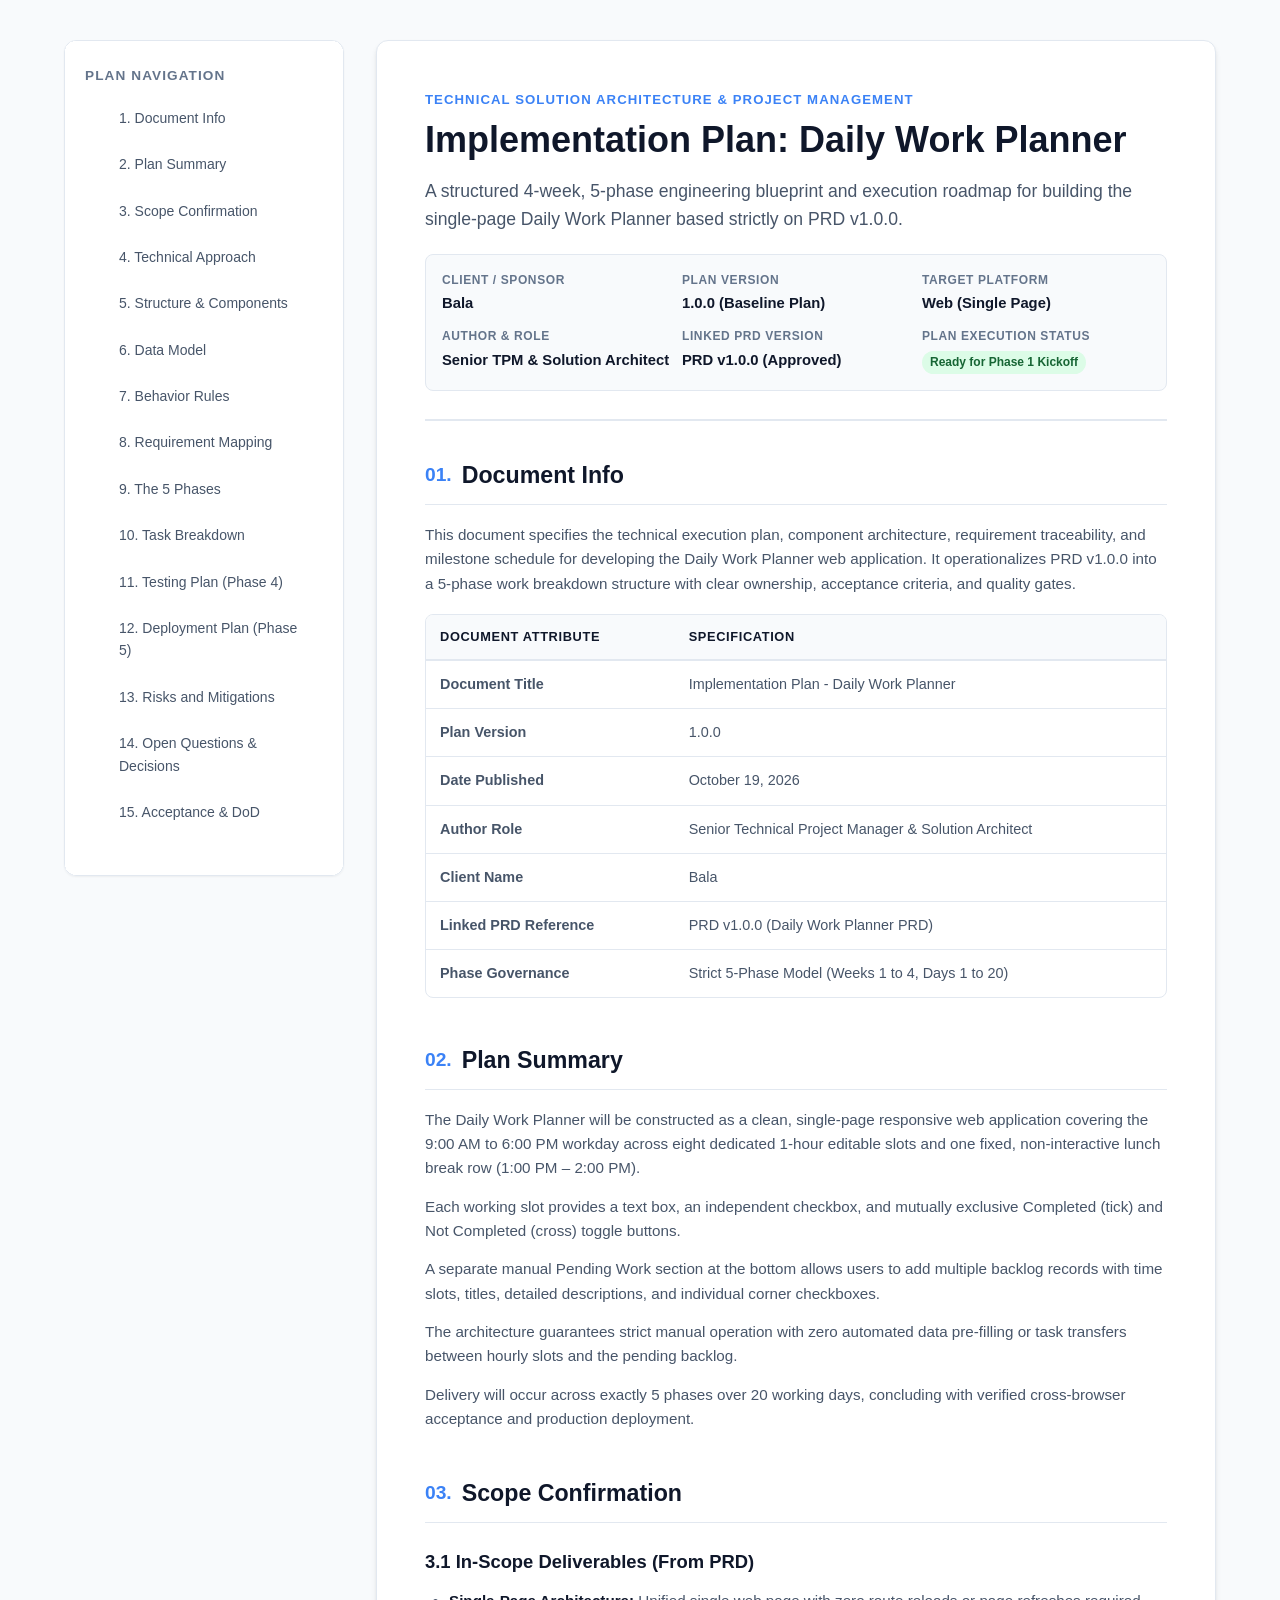
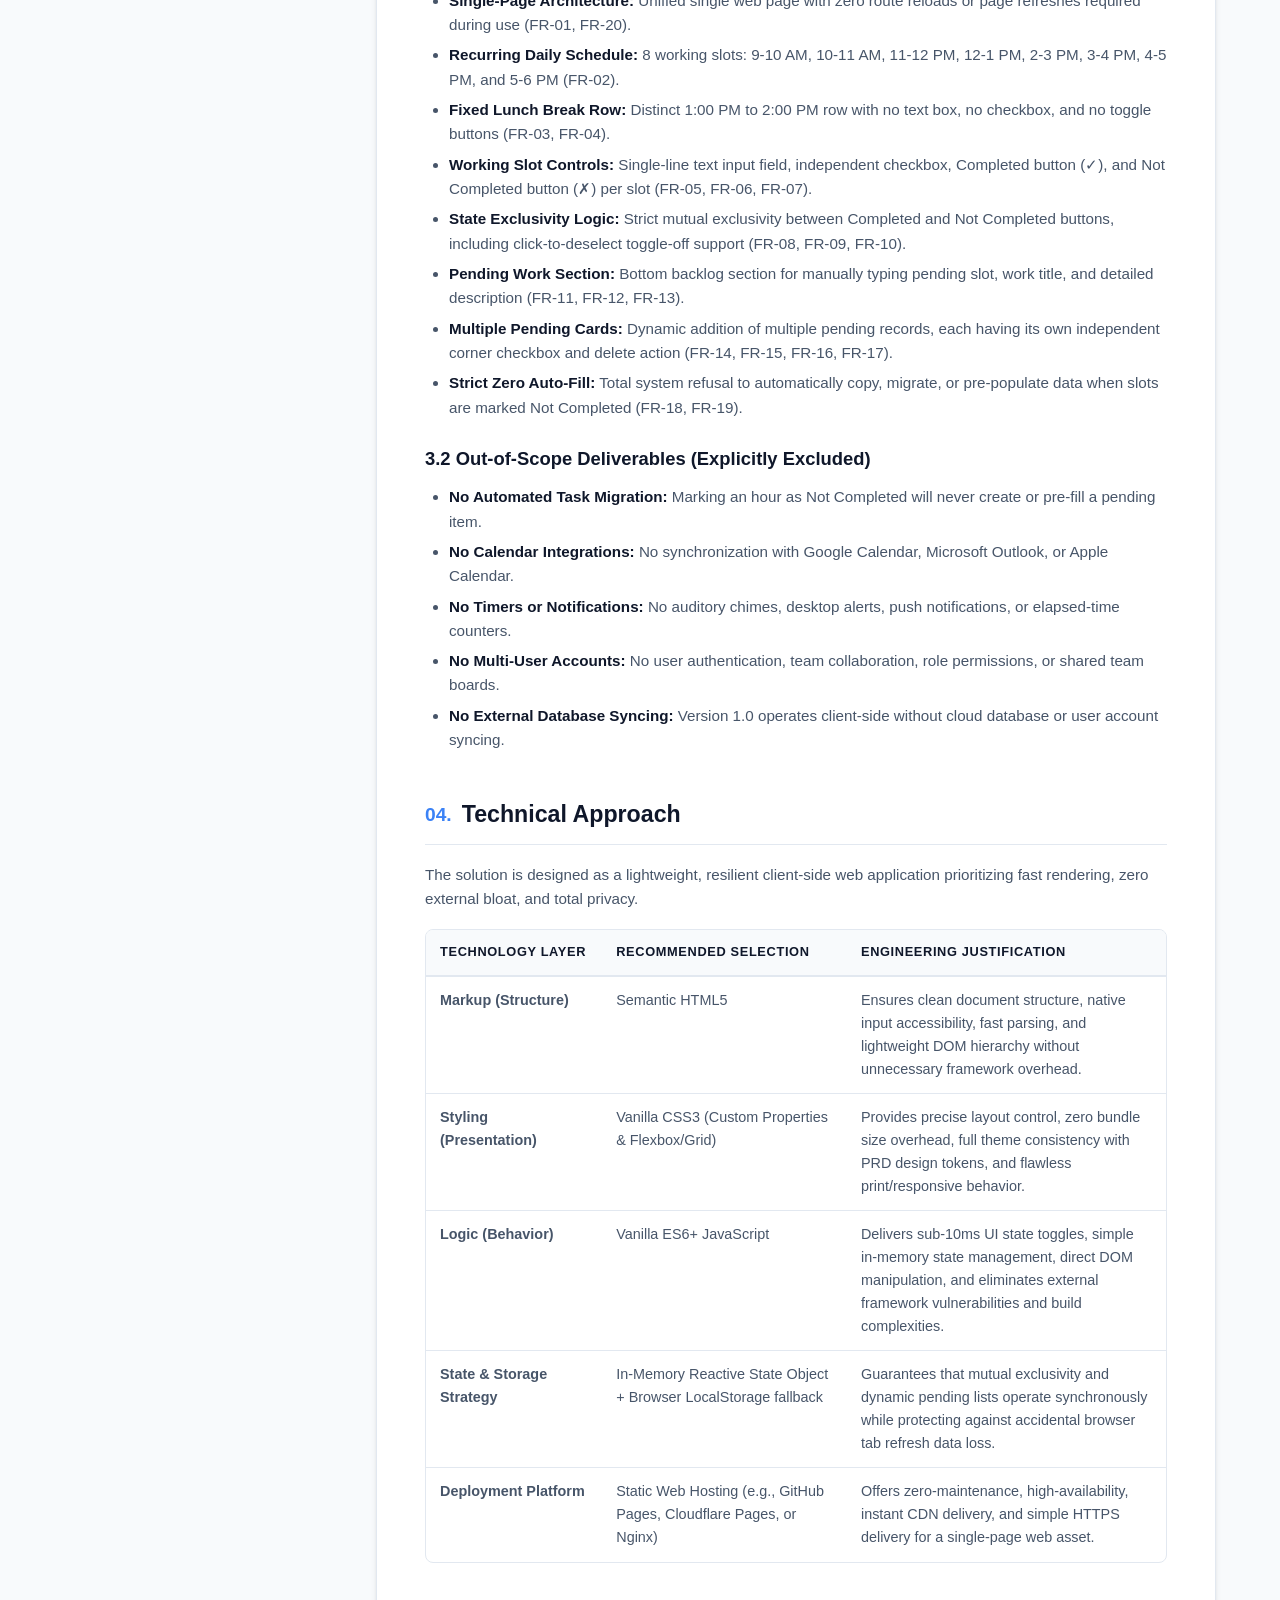
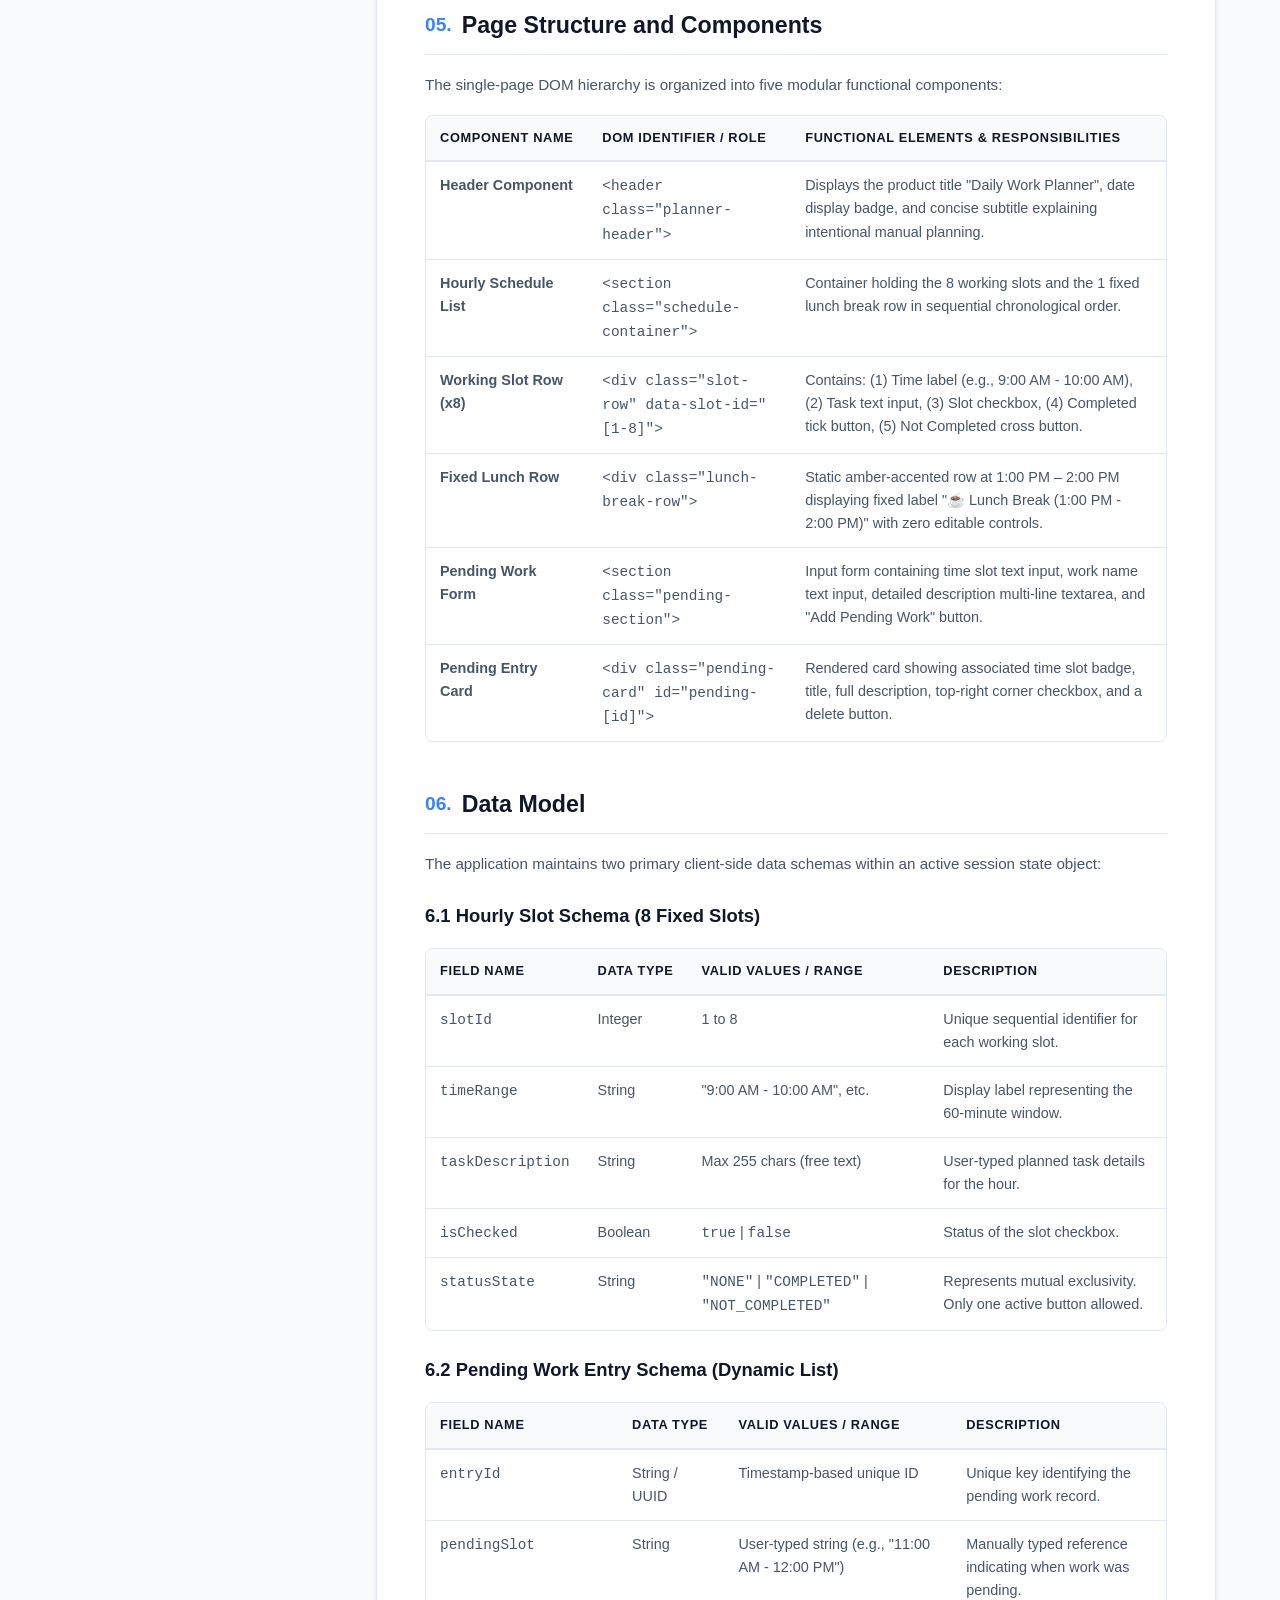
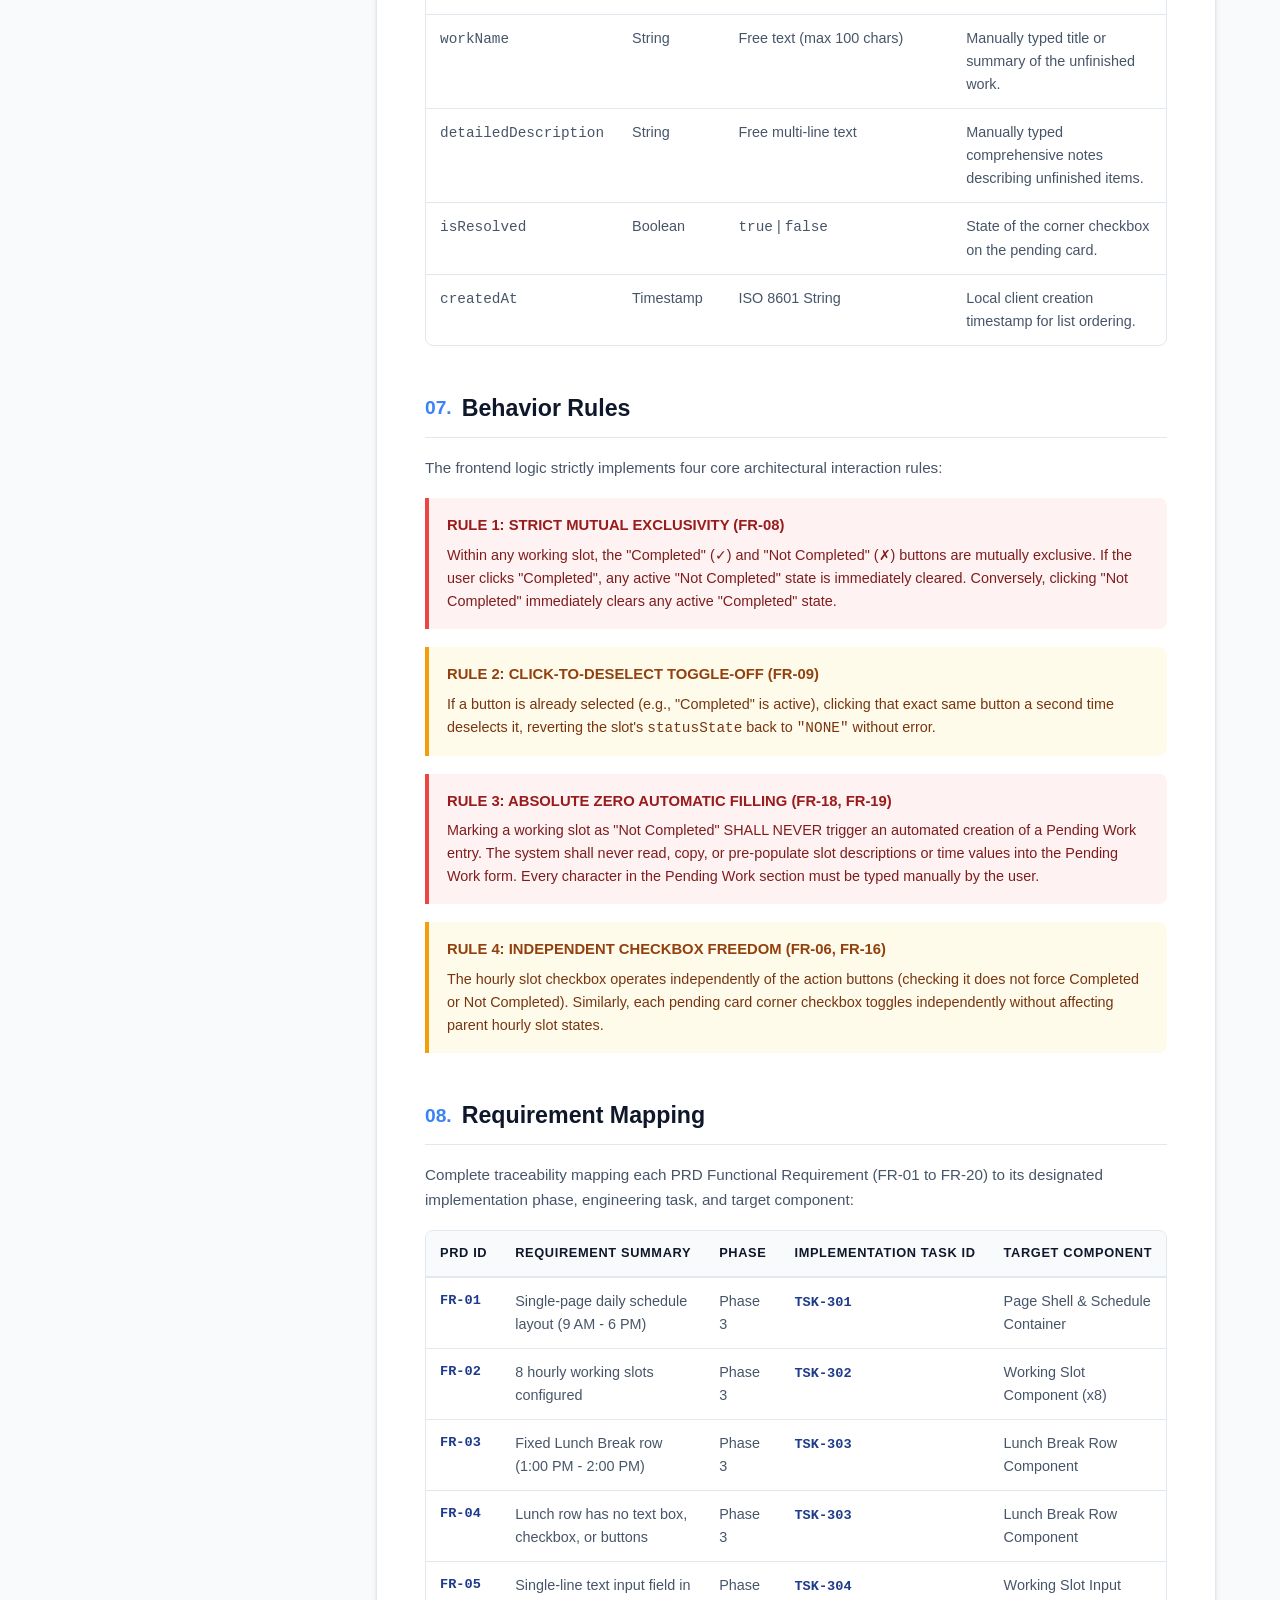
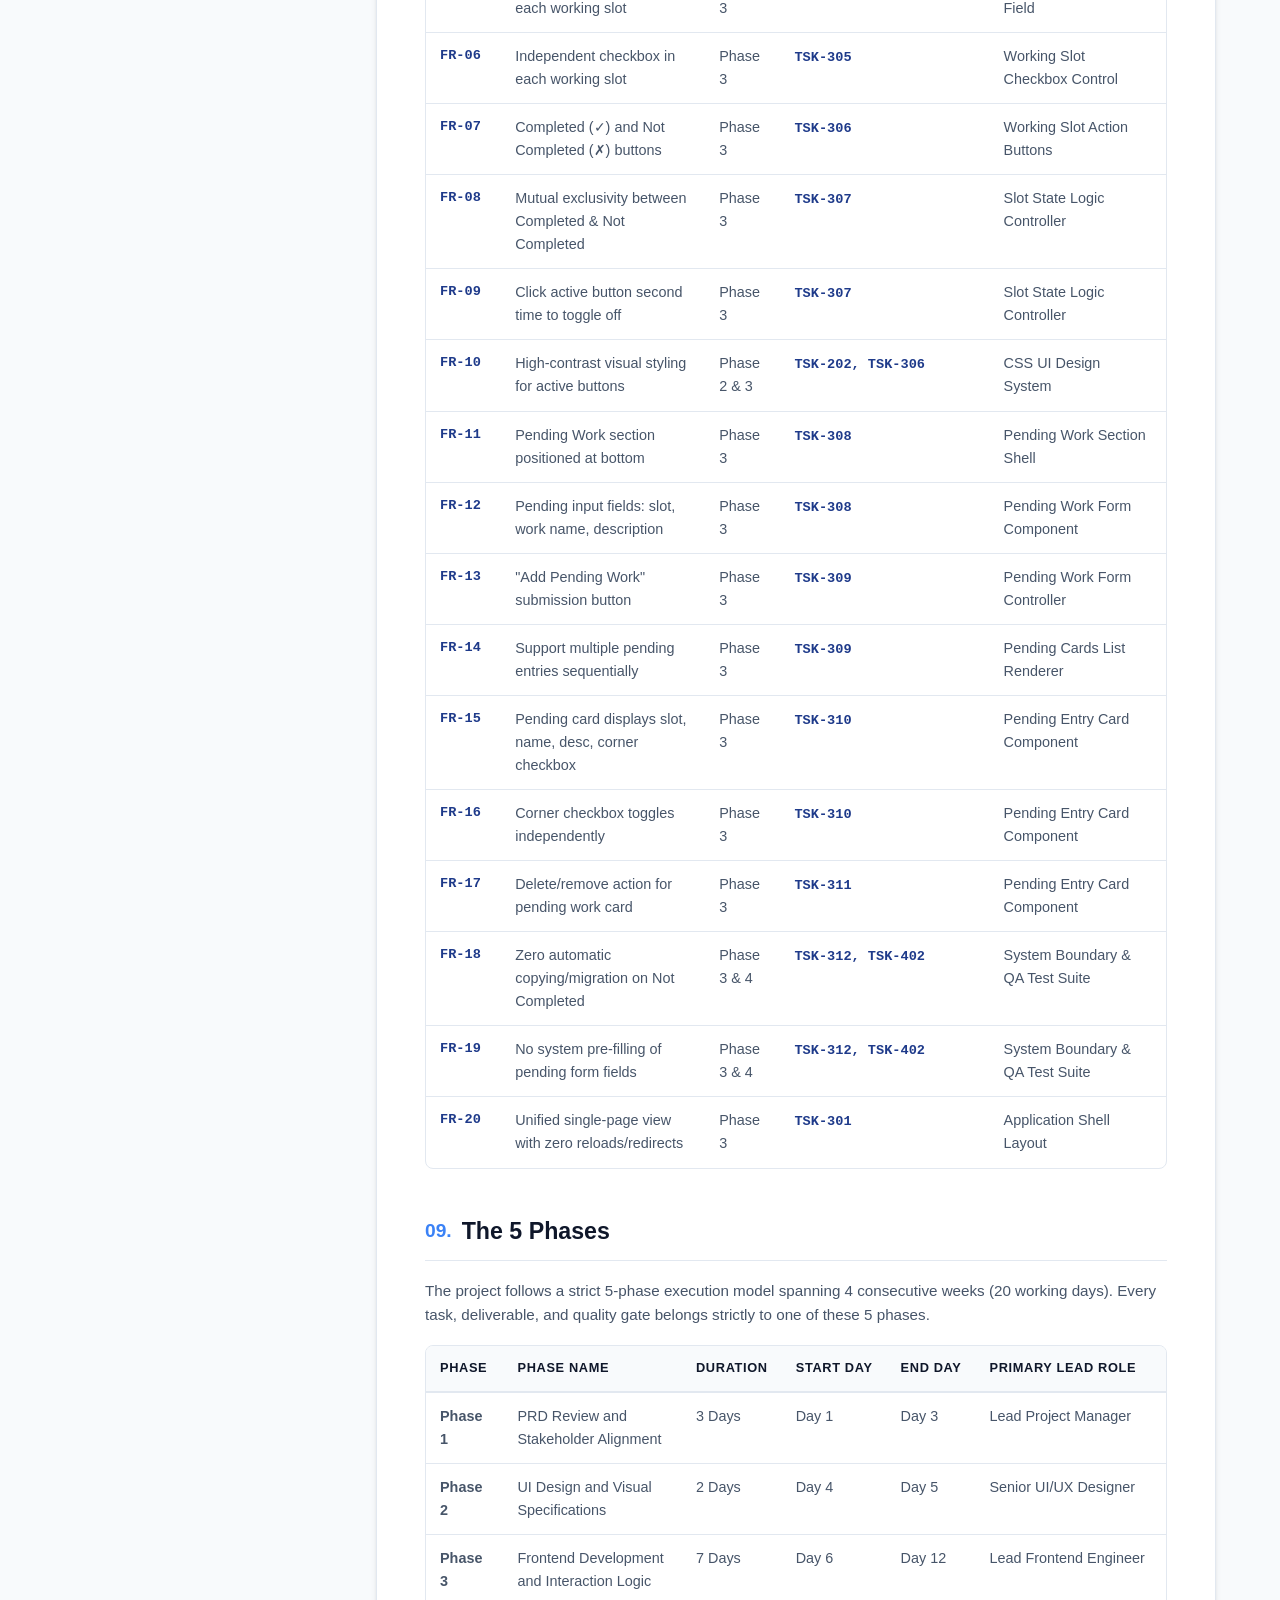
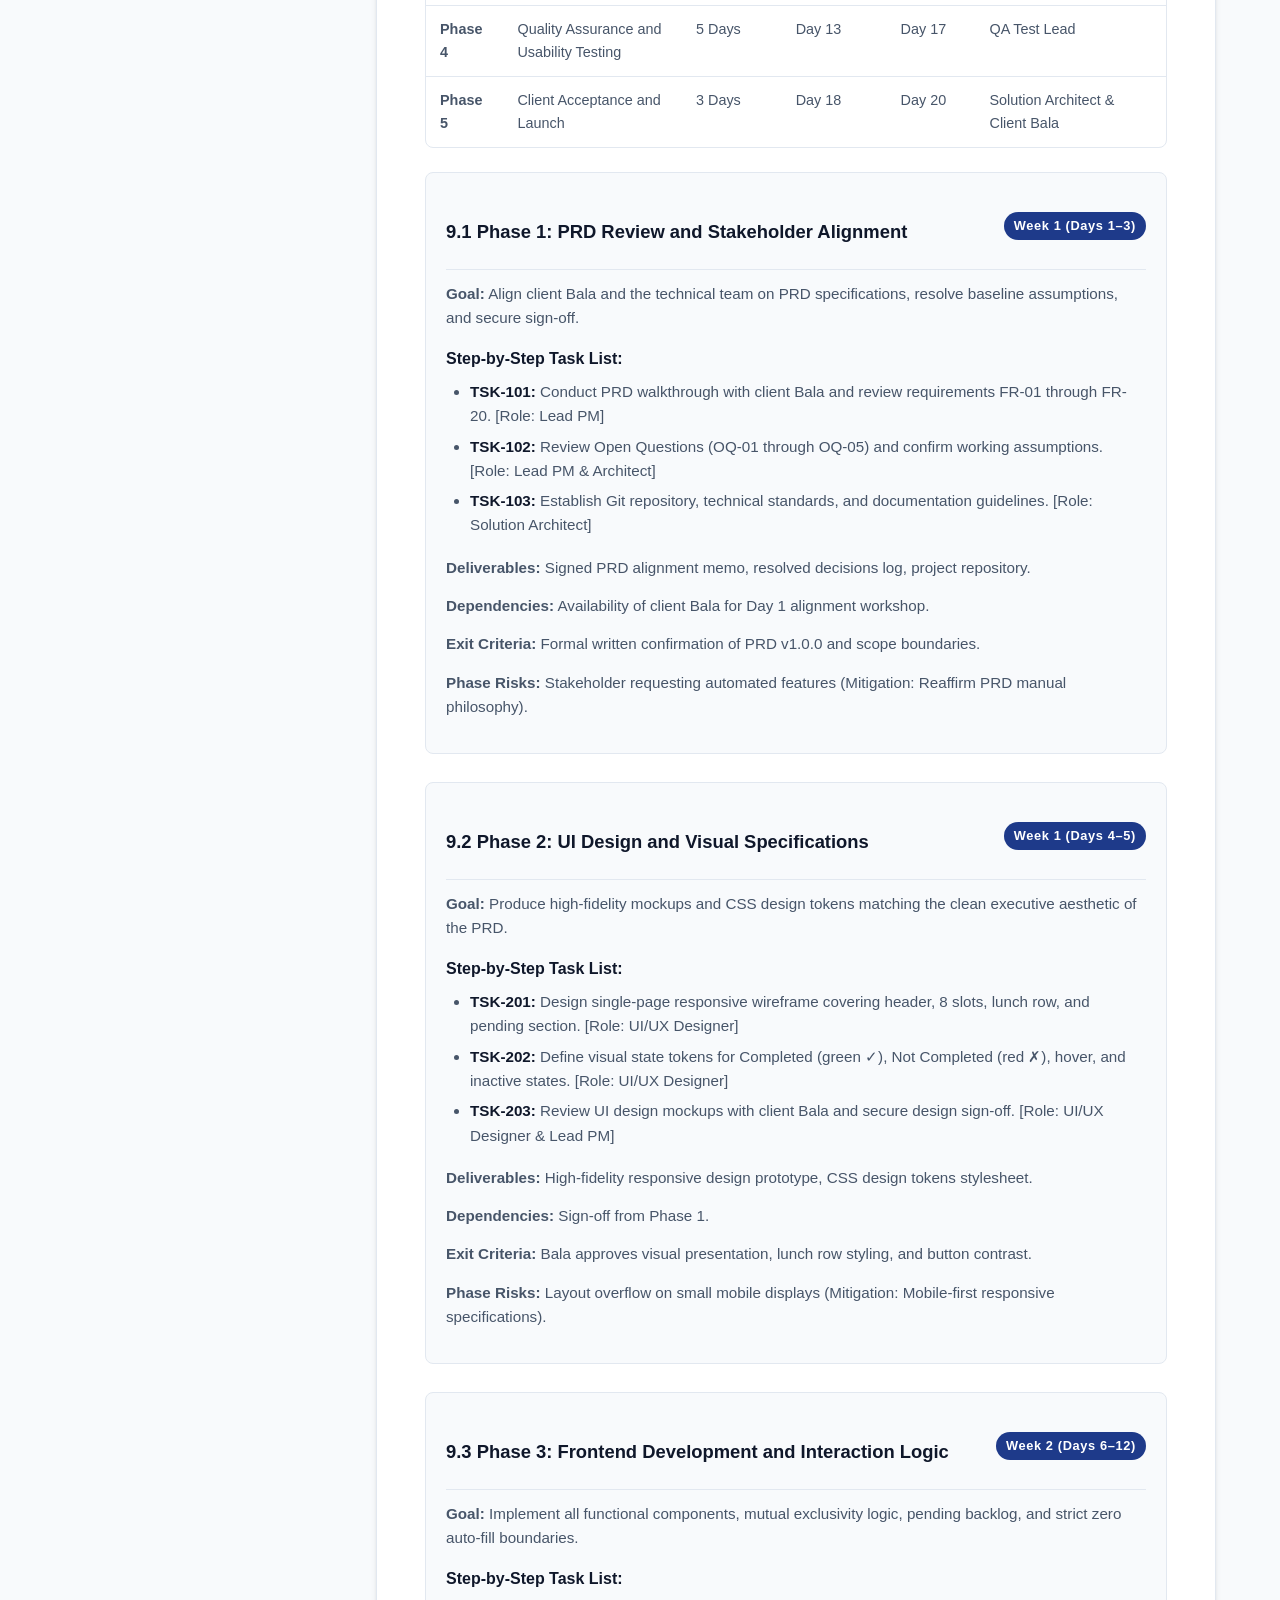
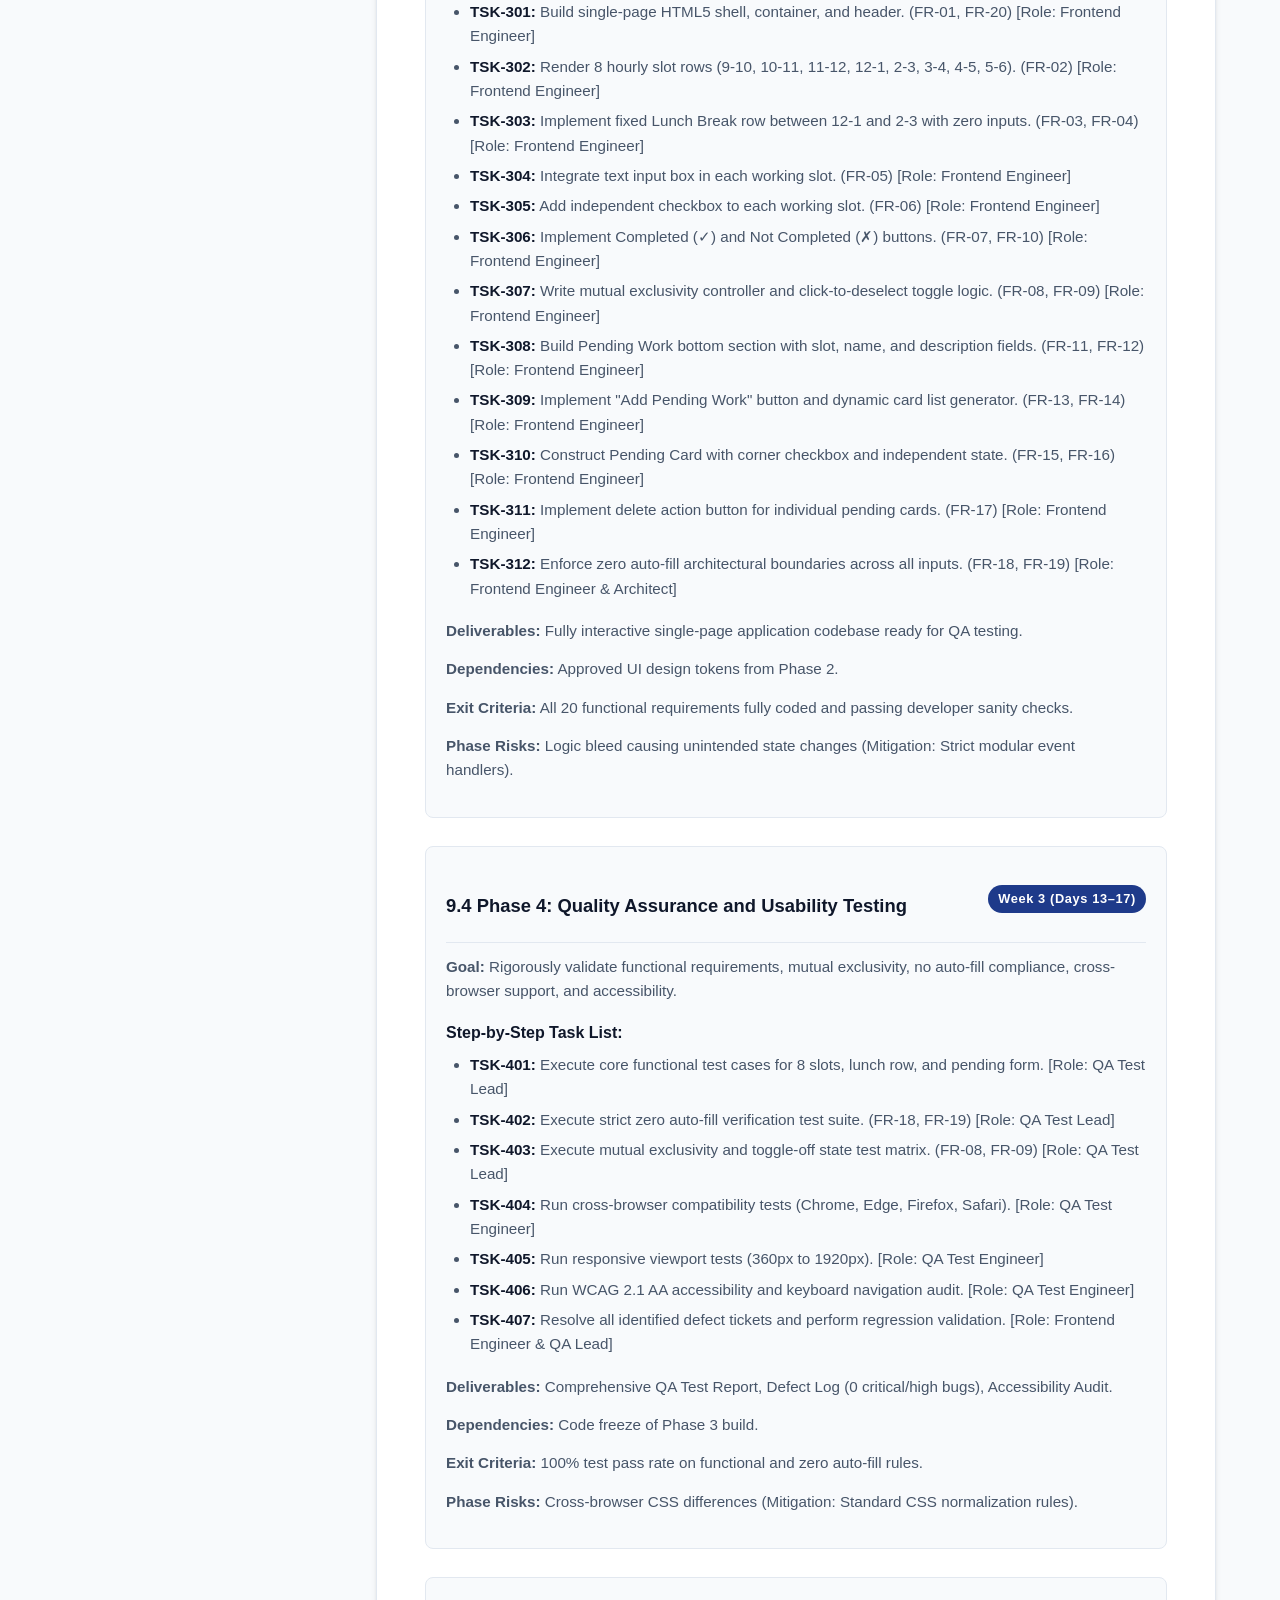
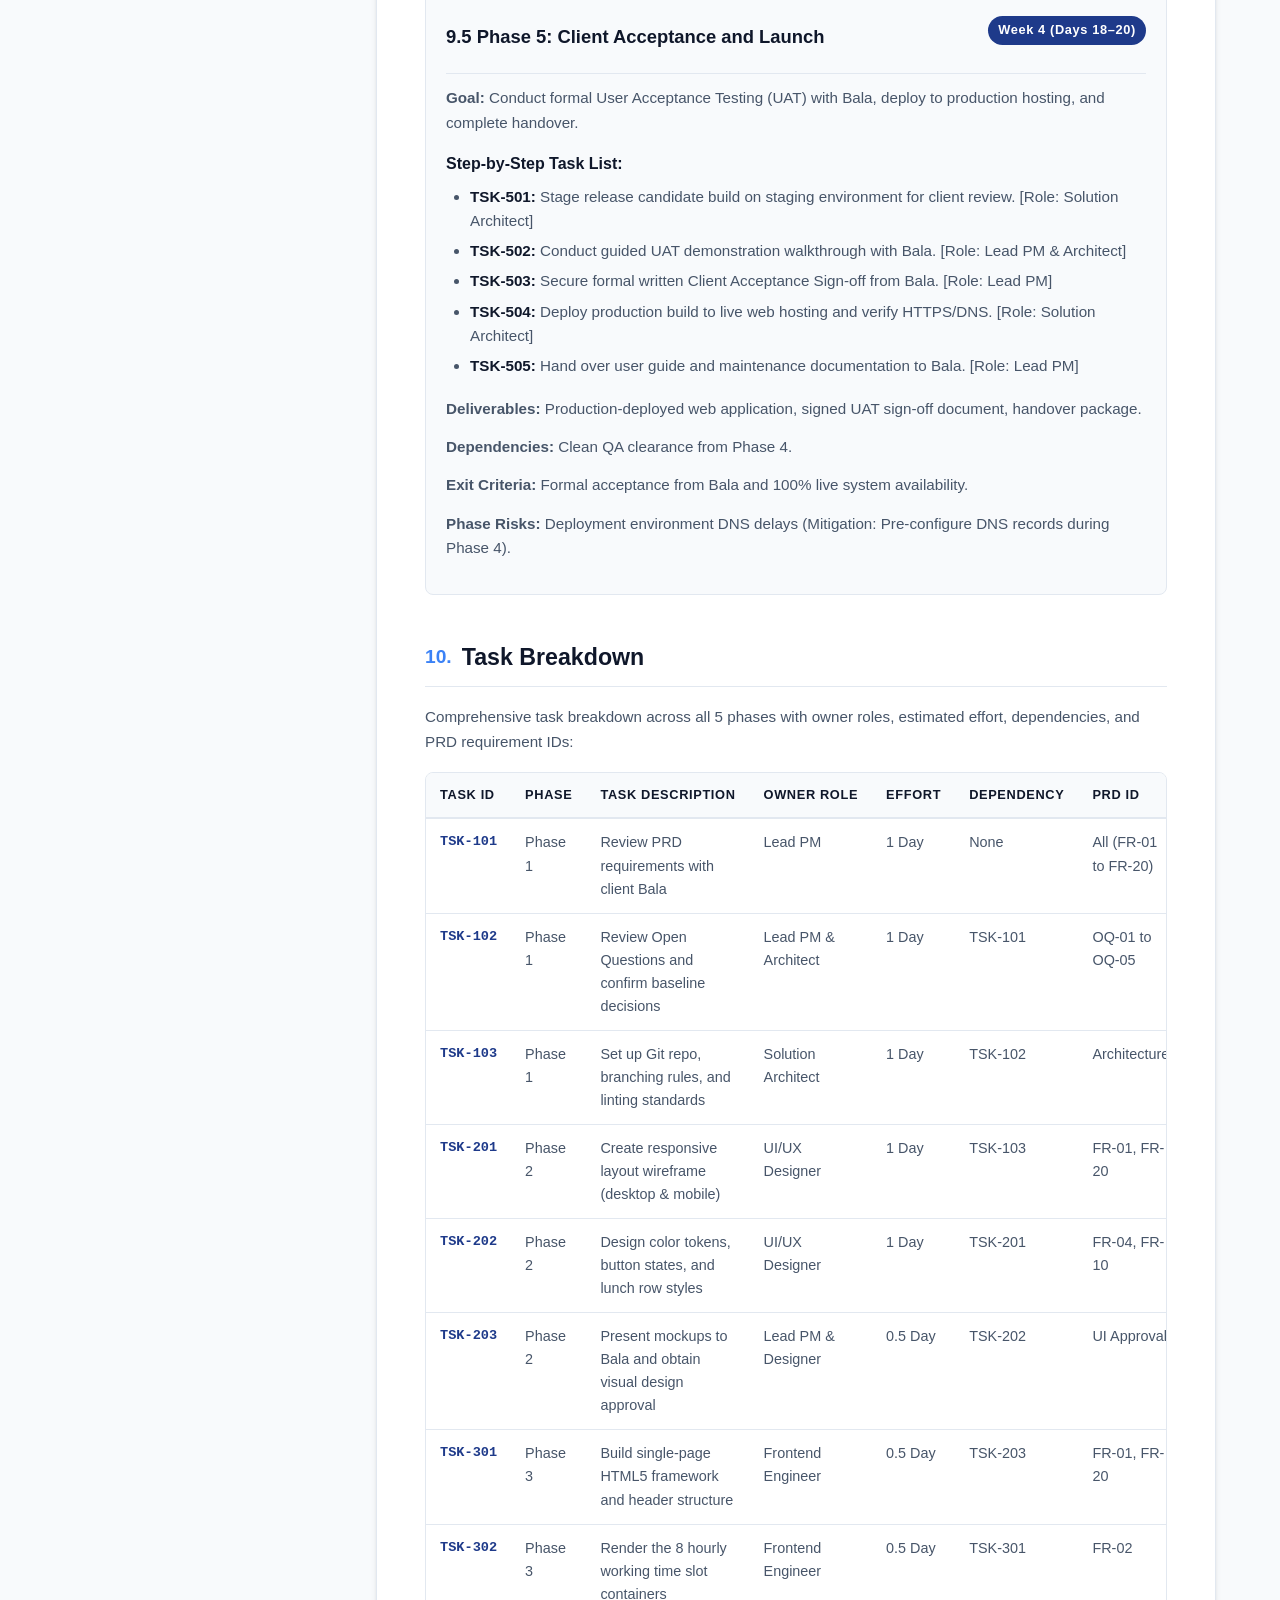
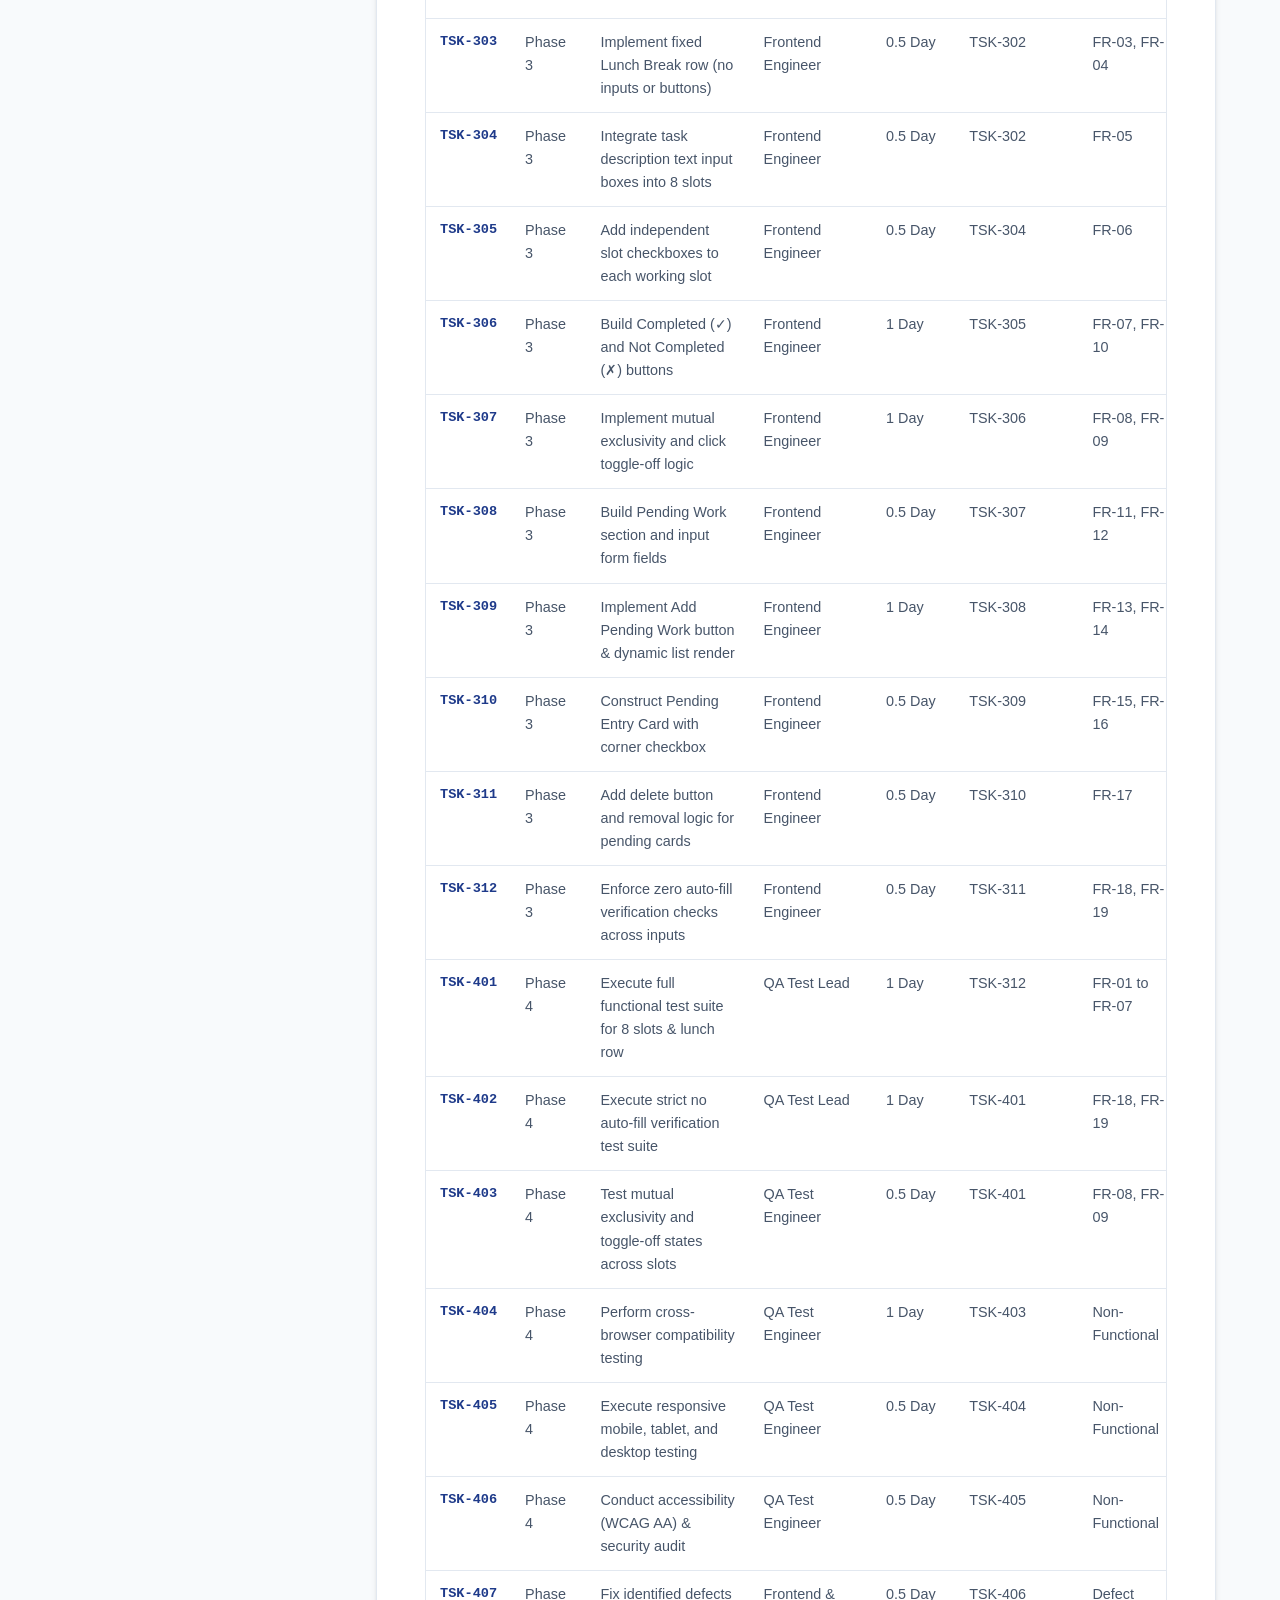
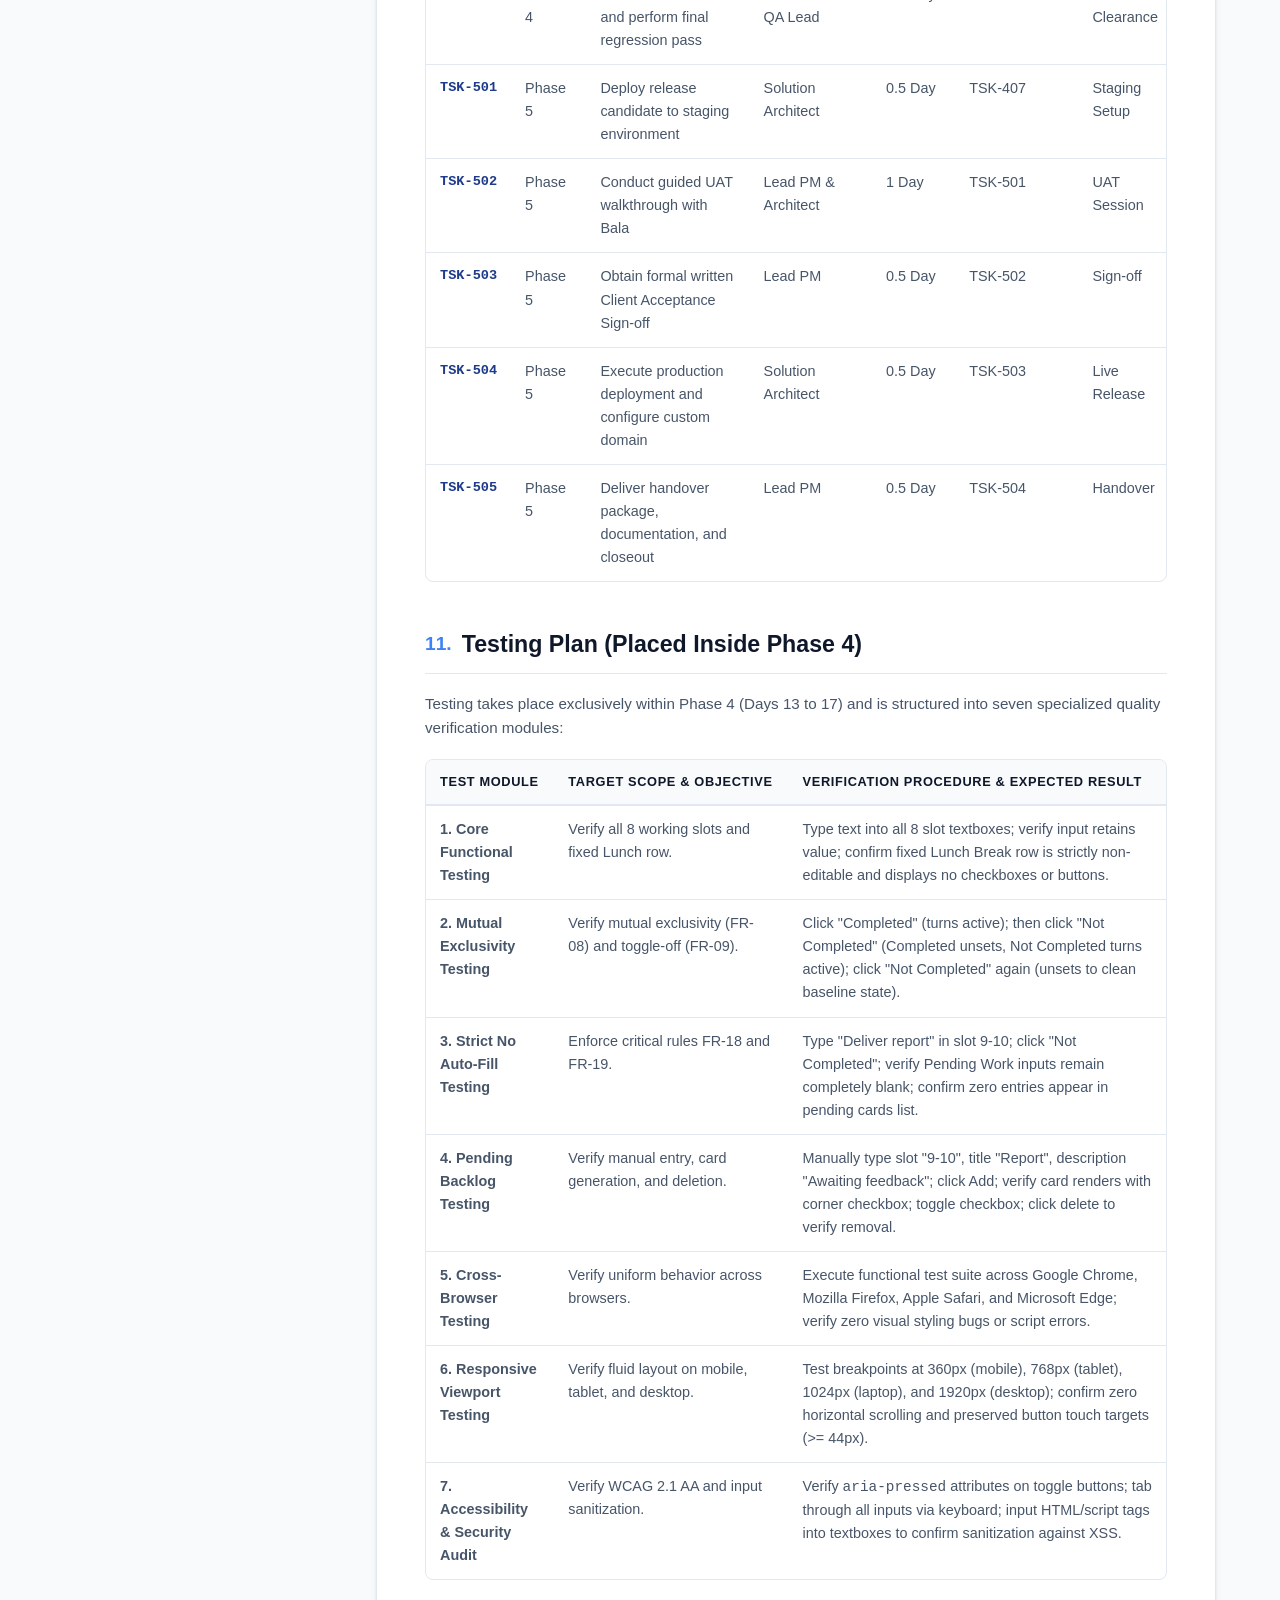
<file: Daily_Work_Planner_Implementation_Plan.html>
<!DOCTYPE html>
<html lang="en">

<head>
  <meta charset="UTF-8">
  <meta name="viewport" content="width=device-width, initial-scale=1.0">
  <title>Implementation Plan - Daily Work Planner</title>
  <style>
    :root {
      --primary: #1e3a8a;
      --primary-light: #3b82f6;
      --primary-subtle: #eff6ff;
      --text-main: #0f172a;
      --text-muted: #475569;
      --text-light: #64748b;
      --bg-page: #f8fafc;
      --bg-card: #ffffff;
      --border: #e2e8f0;
      --border-dark: #cbd5e1;
      --badge-high-bg: #fee2e2;
      --badge-high-text: #991b1b;
      --badge-med-bg: #fef3c7;
      --badge-med-text: #92400e;
      --badge-low-bg: #e0f2fe;
      --badge-low-text: #075985;
      --badge-status-bg: #dcfce7;
      --badge-status-text: #166534;
      --callout-bg: #fffbeb;
      --callout-border: #f59e0b;
      --alert-bg: #fef2f2;
      --alert-border: #ef4444;
      --shadow-sm: 0 1px 2px 0 rgb(0 0 0 / 0.05);
      --shadow: 0 4px 6px -1px rgb(0 0 0 / 0.1), 0 2px 4px -2px rgb(0 0 0 / 0.1);
    }

    * {
      box-sizing: border-box;
      margin: 0;
      padding: 0;
    }

    body {
      font-family: -apple-system, BlinkMacSystemFont, "Segoe UI", Roboto, Oxygen, Ubuntu, Cantarell, "Helvetica Neue", Arial, sans-serif;
      line-height: 1.6;
      color: var(--text-main);
      background-color: var(--bg-page);
      padding: 0;
      margin: 0;
    }

    .doc-container {
      max-width: 1200px;
      margin: 0 auto;
      display: flex;
      gap: 32px;
      padding: 40px 24px;
    }

    .sidebar {
      width: 280px;
      flex-shrink: 0;
    }

    .toc-card {
      position: sticky;
      top: 32px;
      background: var(--bg-card);
      border: 1px solid var(--border);
      border-radius: 12px;
      padding: 24px 20px;
      box-shadow: var(--shadow-sm);
      max-height: calc(100vh - 64px);
      overflow-y: auto;
    }

    .toc-title {
      font-size: 0.85rem;
      text-transform: uppercase;
      letter-spacing: 0.08em;
      color: var(--text-light);
      font-weight: 700;
      margin-bottom: 14px;
    }

    .toc-list {
      list-style: none;
      display: flex;
      flex-direction: column;
      gap: 6px;
    }

    .toc-list a {
      color: var(--text-muted);
      text-decoration: none;
      font-size: 0.875rem;
      padding: 6px 10px;
      border-radius: 6px;
      display: block;
      transition: all 0.15s ease-in-out;
    }

    .toc-list a:hover {
      color: var(--primary);
      background-color: var(--primary-subtle);
      font-weight: 500;
    }

    .content {
      flex: 1;
      min-width: 0;
      background: var(--bg-card);
      border: 1px solid var(--border);
      border-radius: 12px;
      padding: 48px;
      box-shadow: var(--shadow);
    }

    .doc-header {
      border-bottom: 2px solid var(--border);
      padding-bottom: 28px;
      margin-bottom: 36px;
    }

    .doc-category {
      font-size: 0.825rem;
      text-transform: uppercase;
      letter-spacing: 0.08em;
      color: var(--primary-light);
      font-weight: 700;
      margin-bottom: 8px;
    }

    .doc-title {
      font-size: 2.25rem;
      font-weight: 800;
      color: var(--text-main);
      line-height: 1.2;
      margin-bottom: 16px;
    }

    .doc-subtitle {
      font-size: 1.1rem;
      color: var(--text-muted);
      margin-bottom: 20px;
    }

    .meta-grid {
      display: grid;
      grid-template-columns: repeat(auto-fit, minmax(180px, 1fr));
      gap: 12px;
      margin-top: 20px;
      padding: 16px;
      background-color: var(--bg-page);
      border: 1px solid var(--border);
      border-radius: 8px;
    }

    .meta-item {
      display: flex;
      flex-direction: column;
    }

    .meta-label {
      font-size: 0.75rem;
      text-transform: uppercase;
      letter-spacing: 0.05em;
      color: var(--text-light);
      font-weight: 600;
    }

    .meta-value {
      font-size: 0.925rem;
      font-weight: 600;
      color: var(--text-main);
      margin-top: 2px;
    }

    .status-badge {
      display: inline-block;
      padding: 2px 8px;
      border-radius: 9999px;
      font-size: 0.75rem;
      font-weight: 700;
      background: var(--badge-status-bg);
      color: var(--badge-status-text);
      width: fit-content;
      margin-top: 4px;
    }

    section {
      margin-bottom: 44px;
      scroll-margin-top: 32px;
    }

    h2 {
      font-size: 1.45rem;
      font-weight: 700;
      color: var(--text-main);
      border-bottom: 1px solid var(--border);
      padding-bottom: 10px;
      margin-bottom: 18px;
      display: flex;
      align-items: center;
      gap: 10px;
    }

    h2 .section-num {
      color: var(--primary-light);
      font-size: 1.2rem;
    }

    h3 {
      font-size: 1.15rem;
      font-weight: 700;
      color: var(--text-main);
      margin: 24px 0 12px 0;
    }

    h4 {
      font-size: 1rem;
      font-weight: 600;
      color: var(--text-main);
      margin: 16px 0 8px 0;
    }

    p {
      color: var(--text-muted);
      margin-bottom: 14px;
      font-size: 0.95rem;
    }

    ul,
    ol {
      color: var(--text-muted);
      margin: 0 0 18px 24px;
      font-size: 0.95rem;
    }

    li {
      margin-bottom: 6px;
    }

    li strong {
      color: var(--text-main);
    }

    .table-container {
      width: 100%;
      overflow-x: auto;
      margin: 18px 0 24px 0;
      border: 1px solid var(--border);
      border-radius: 8px;
    }

    table {
      width: 100%;
      border-collapse: collapse;
      font-size: 0.9rem;
      text-align: left;
    }

    thead {
      background-color: var(--bg-page);
      border-bottom: 2px solid var(--border);
    }

    th {
      padding: 12px 14px;
      font-weight: 700;
      color: var(--text-main);
      font-size: 0.8rem;
      text-transform: uppercase;
      letter-spacing: 0.05em;
      white-space: nowrap;
    }

    td {
      padding: 12px 14px;
      border-bottom: 1px solid var(--border);
      color: var(--text-muted);
      vertical-align: top;
    }

    tr:last-child td {
      border-bottom: none;
    }

    tr:hover td {
      background-color: #fcfdfe;
    }

    .req-id,
    .task-id {
      font-family: ui-monospace, SFMono-Regular, Menlo, Monaco, Consolas, monospace;
      font-weight: 700;
      color: var(--primary);
      font-size: 0.85rem;
      white-space: nowrap;
    }

    .badge {
      display: inline-block;
      padding: 3px 8px;
      border-radius: 4px;
      font-size: 0.75rem;
      font-weight: 700;
      text-transform: uppercase;
      letter-spacing: 0.04em;
    }

    .badge-high {
      background-color: var(--badge-high-bg);
      color: var(--badge-high-text);
    }

    .badge-med {
      background-color: var(--badge-med-bg);
      color: var(--badge-med-text);
    }

    .badge-low {
      background-color: var(--badge-low-bg);
      color: var(--badge-low-text);
    }

    .callout {
      border-left: 4px solid var(--callout-border);
      background-color: var(--callout-bg);
      padding: 16px 18px;
      border-radius: 0 8px 8px 0;
      margin: 18px 0;
    }

    .callout-title {
      font-weight: 700;
      color: #92400e;
      margin-bottom: 6px;
      font-size: 0.925rem;
    }

    .callout p {
      margin: 0;
      color: #78350f;
      font-size: 0.9rem;
    }

    .alert-box {
      border-left: 4px solid var(--alert-border);
      background-color: var(--alert-bg);
      padding: 16px 18px;
      border-radius: 0 8px 8px 0;
      margin: 18px 0;
    }

    .alert-title {
      font-weight: 700;
      color: var(--badge-high-text);
      margin-bottom: 6px;
      font-size: 0.925rem;
    }

    .alert-box p {
      margin: 0;
      color: #7f1d1d;
      font-size: 0.9rem;
    }

    .phase-card {
      background: var(--bg-page);
      border: 1px solid var(--border);
      border-radius: 8px;
      padding: 20px;
      margin: 20px 0 28px 0;
    }

    .phase-card-header {
      display: flex;
      justify-content: space-between;
      align-items: center;
      margin-bottom: 12px;
      padding-bottom: 10px;
      border-bottom: 1px solid var(--border);
    }

    .phase-badge {
      background-color: var(--primary);
      color: #ffffff;
      padding: 4px 10px;
      border-radius: 9999px;
      font-size: 0.8rem;
      font-weight: 700;
      letter-spacing: 0.05em;
    }

    @media print {
      body {
        background: #ffffff;
      }

      .doc-container {
        padding: 0;
        max-width: 100%;
        display: block;
      }

      .sidebar {
        display: none;
      }

      .content {
        border: none;
        box-shadow: none;
        padding: 0;
      }

      section {
        page-break-inside: avoid;
      }
    }

    @media (max-width: 900px) {
      .doc-container {
        flex-direction: column;
        padding: 20px 16px;
      }

      .sidebar {
        width: 100%;
      }

      .toc-card {
        position: static;
        max-height: none;
      }

      .content {
        padding: 24px 18px;
      }

      .doc-title {
        font-size: 1.75rem;
      }
    }
  </style>
</head>

<body>

  <div class="doc-container">
    <aside class="sidebar">
      <nav class="toc-card">
        <div class="toc-title">Plan Navigation</div>
        <ul class="toc-list">
          <li><a href="#doc-info">1. Document Info</a></li>
          <li><a href="#plan-summary">2. Plan Summary</a></li>
          <li><a href="#scope-confirmation">3. Scope Confirmation</a></li>
          <li><a href="#technical-approach">4. Technical Approach</a></li>
          <li><a href="#structure-components">5. Structure & Components</a></li>
          <li><a href="#data-model">6. Data Model</a></li>
          <li><a href="#behavior-rules">7. Behavior Rules</a></li>
          <li><a href="#req-mapping">8. Requirement Mapping</a></li>
          <li><a href="#the-5-phases">9. The 5 Phases</a></li>
          <li><a href="#task-breakdown">10. Task Breakdown</a></li>
          <li><a href="#testing-plan">11. Testing Plan (Phase 4)</a></li>
          <li><a href="#deployment-plan">12. Deployment Plan (Phase 5)</a></li>
          <li><a href="#risks-mitigations">13. Risks and Mitigations</a></li>
          <li><a href="#open-questions">14. Open Questions & Decisions</a></li>
          <li><a href="#acceptance-criteria">15. Acceptance & DoD</a></li>
        </ul>
      </nav>
    </aside>

    <main class="content">

      <header class="doc-header">
        <div class="doc-category">Technical Solution Architecture & Project Management</div>
        <h1 class="doc-title">Implementation Plan: Daily Work Planner</h1>
        <p class="doc-subtitle">A structured 4-week, 5-phase engineering blueprint and execution roadmap for building
          the single-page Daily Work Planner based strictly on PRD v1.0.0.</p>

        <div class="meta-grid">
          <div class="meta-item">
            <span class="meta-label">Client / Sponsor</span>
            <span class="meta-value">Bala</span>
          </div>
          <div class="meta-item">
            <span class="meta-label">Plan Version</span>
            <span class="meta-value">1.0.0 (Baseline Plan)</span>
          </div>
          <div class="meta-item">
            <span class="meta-label">Target Platform</span>
            <span class="meta-value">Web (Single Page)</span>
          </div>
          <div class="meta-item">
            <span class="meta-label">Author & Role</span>
            <span class="meta-value">Senior TPM & Solution Architect</span>
          </div>
          <div class="meta-item">
            <span class="meta-label">Linked PRD Version</span>
            <span class="meta-value">PRD v1.0.0 (Approved)</span>
          </div>
          <div class="meta-item">
            <span class="meta-label">Plan Execution Status</span>
            <span class="status-badge">Ready for Phase 1 Kickoff</span>
          </div>
        </div>
      </header>

      <!-- Section 1: Document Info -->
      <section id="doc-info">
        <h2><span class="section-num">01.</span> Document Info</h2>
        <p>This document specifies the technical execution plan, component architecture, requirement traceability, and
          milestone schedule for developing the Daily Work Planner web application. It operationalizes PRD v1.0.0 into a
          5-phase work breakdown structure with clear ownership, acceptance criteria, and quality gates.</p>

        <div class="table-container">
          <table>
            <thead>
              <tr>
                <th>Document Attribute</th>
                <th>Specification</th>
              </tr>
            </thead>
            <tbody>
              <tr>
                <td><strong>Document Title</strong></td>
                <td>Implementation Plan - Daily Work Planner</td>
              </tr>
              <tr>
                <td><strong>Plan Version</strong></td>
                <td>1.0.0</td>
              </tr>
              <tr>
                <td><strong>Date Published</strong></td>
                <td>October 19, 2026</td>
              </tr>
              <tr>
                <td><strong>Author Role</strong></td>
                <td>Senior Technical Project Manager & Solution Architect</td>
              </tr>
              <tr>
                <td><strong>Client Name</strong></td>
                <td>Bala</td>
              </tr>
              <tr>
                <td><strong>Linked PRD Reference</strong></td>
                <td>PRD v1.0.0 (Daily Work Planner PRD)</td>
              </tr>
              <tr>
                <td><strong>Phase Governance</strong></td>
                <td>Strict 5-Phase Model (Weeks 1 to 4, Days 1 to 20)</td>
              </tr>
            </tbody>
          </table>
        </div>
      </section>

      <!-- Section 2: Plan Summary -->
      <section id="plan-summary">
        <h2><span class="section-num">02.</span> Plan Summary</h2>
        <p>The Daily Work Planner will be constructed as a clean, single-page responsive web application covering the
          9:00 AM to 6:00 PM workday across eight dedicated 1-hour editable slots and one fixed, non-interactive lunch
          break row (1:00 PM – 2:00 PM).</p>
        <p>Each working slot provides a text box, an independent checkbox, and mutually exclusive Completed (tick) and
          Not Completed (cross) toggle buttons.</p>
        <p>A separate manual Pending Work section at the bottom allows users to add multiple backlog records with time
          slots, titles, detailed descriptions, and individual corner checkboxes.</p>
        <p>The architecture guarantees strict manual operation with zero automated data pre-filling or task transfers
          between hourly slots and the pending backlog.</p>
        <p>Delivery will occur across exactly 5 phases over 20 working days, concluding with verified cross-browser
          acceptance and production deployment.</p>
      </section>

      <!-- Section 3: Scope Confirmation -->
      <section id="scope-confirmation">
        <h2><span class="section-num">03.</span> Scope Confirmation</h2>

        <h3>3.1 In-Scope Deliverables (From PRD)</h3>
        <ul>
          <li><strong>Single-Page Architecture:</strong> Unified single web page with zero route reloads or page
            refreshes required during use (FR-01, FR-20).</li>
          <li><strong>Recurring Daily Schedule:</strong> 8 working slots: 9-10 AM, 10-11 AM, 11-12 PM, 12-1 PM, 2-3 PM,
            3-4 PM, 4-5 PM, and 5-6 PM (FR-02).</li>
          <li><strong>Fixed Lunch Break Row:</strong> Distinct 1:00 PM to 2:00 PM row with no text box, no checkbox, and
            no toggle buttons (FR-03, FR-04).</li>
          <li><strong>Working Slot Controls:</strong> Single-line text input field, independent checkbox, Completed
            button (✓), and Not Completed button (✗) per slot (FR-05, FR-06, FR-07).</li>
          <li><strong>State Exclusivity Logic:</strong> Strict mutual exclusivity between Completed and Not Completed
            buttons, including click-to-deselect toggle-off support (FR-08, FR-09, FR-10).</li>
          <li><strong>Pending Work Section:</strong> Bottom backlog section for manually typing pending slot, work
            title, and detailed description (FR-11, FR-12, FR-13).</li>
          <li><strong>Multiple Pending Cards:</strong> Dynamic addition of multiple pending records, each having its own
            independent corner checkbox and delete action (FR-14, FR-15, FR-16, FR-17).</li>
          <li><strong>Strict Zero Auto-Fill:</strong> Total system refusal to automatically copy, migrate, or
            pre-populate data when slots are marked Not Completed (FR-18, FR-19).</li>
        </ul>

        <h3>3.2 Out-of-Scope Deliverables (Explicitly Excluded)</h3>
        <ul>
          <li><strong>No Automated Task Migration:</strong> Marking an hour as Not Completed will never create or
            pre-fill a pending item.</li>
          <li><strong>No Calendar Integrations:</strong> No synchronization with Google Calendar, Microsoft Outlook, or
            Apple Calendar.</li>
          <li><strong>No Timers or Notifications:</strong> No auditory chimes, desktop alerts, push notifications, or
            elapsed-time counters.</li>
          <li><strong>No Multi-User Accounts:</strong> No user authentication, team collaboration, role permissions, or
            shared team boards.</li>
          <li><strong>No External Database Syncing:</strong> Version 1.0 operates client-side without cloud database or
            user account syncing.</li>
        </ul>
      </section>

      <!-- Section 4: Technical Approach -->
      <section id="technical-approach">
        <h2><span class="section-num">04.</span> Technical Approach</h2>
        <p>The solution is designed as a lightweight, resilient client-side web application prioritizing fast rendering,
          zero external bloat, and total privacy.</p>

        <div class="table-container">
          <table>
            <thead>
              <tr>
                <th>Technology Layer</th>
                <th>Recommended Selection</th>
                <th>Engineering Justification</th>
              </tr>
            </thead>
            <tbody>
              <tr>
                <td><strong>Markup (Structure)</strong></td>
                <td>Semantic HTML5</td>
                <td>Ensures clean document structure, native input accessibility, fast parsing, and lightweight DOM
                  hierarchy without unnecessary framework overhead.</td>
              </tr>
              <tr>
                <td><strong>Styling (Presentation)</strong></td>
                <td>Vanilla CSS3 (Custom Properties & Flexbox/Grid)</td>
                <td>Provides precise layout control, zero bundle size overhead, full theme consistency with PRD design
                  tokens, and flawless print/responsive behavior.</td>
              </tr>
              <tr>
                <td><strong>Logic (Behavior)</strong></td>
                <td>Vanilla ES6+ JavaScript</td>
                <td>Delivers sub-10ms UI state toggles, simple in-memory state management, direct DOM manipulation, and
                  eliminates external framework vulnerabilities and build complexities.</td>
              </tr>
              <tr>
                <td><strong>State & Storage Strategy</strong></td>
                <td>In-Memory Reactive State Object + Browser LocalStorage fallback</td>
                <td>Guarantees that mutual exclusivity and dynamic pending lists operate synchronously while protecting
                  against accidental browser tab refresh data loss.</td>
              </tr>
              <tr>
                <td><strong>Deployment Platform</strong></td>
                <td>Static Web Hosting (e.g., GitHub Pages, Cloudflare Pages, or Nginx)</td>
                <td>Offers zero-maintenance, high-availability, instant CDN delivery, and simple HTTPS delivery for a
                  single-page web asset.</td>
              </tr>
            </tbody>
          </table>
        </div>
      </section>

      <!-- Section 5: Page Structure and Components -->
      <section id="structure-components">
        <h2><span class="section-num">05.</span> Page Structure and Components</h2>
        <p>The single-page DOM hierarchy is organized into five modular functional components:</p>

        <div class="table-container">
          <table>
            <thead>
              <tr>
                <th>Component Name</th>
                <th>DOM Identifier / Role</th>
                <th>Functional Elements & Responsibilities</th>
              </tr>
            </thead>
            <tbody>
              <tr>
                <td><strong>Header Component</strong></td>
                <td><code>&lt;header class="planner-header"&gt;</code></td>
                <td>Displays the product title "Daily Work Planner", date display badge, and concise subtitle explaining
                  intentional manual planning.</td>
              </tr>
              <tr>
                <td><strong>Hourly Schedule List</strong></td>
                <td><code>&lt;section class="schedule-container"&gt;</code></td>
                <td>Container holding the 8 working slots and the 1 fixed lunch break row in sequential chronological
                  order.</td>
              </tr>
              <tr>
                <td><strong>Working Slot Row (x8)</strong></td>
                <td><code>&lt;div class="slot-row" data-slot-id="[1-8]"&gt;</code></td>
                <td>Contains: (1) Time label (e.g., 9:00 AM - 10:00 AM), (2) Task text input, (3) Slot checkbox, (4)
                  Completed tick button, (5) Not Completed cross button.</td>
              </tr>
              <tr>
                <td><strong>Fixed Lunch Row</strong></td>
                <td><code>&lt;div class="lunch-break-row"&gt;</code></td>
                <td>Static amber-accented row at 1:00 PM – 2:00 PM displaying fixed label "☕ Lunch Break (1:00 PM - 2:00
                  PM)" with zero editable controls.</td>
              </tr>
              <tr>
                <td><strong>Pending Work Form</strong></td>
                <td><code>&lt;section class="pending-section"&gt;</code></td>
                <td>Input form containing time slot text input, work name text input, detailed description multi-line
                  textarea, and "Add Pending Work" button.</td>
              </tr>
              <tr>
                <td><strong>Pending Entry Card</strong></td>
                <td><code>&lt;div class="pending-card" id="pending-[id]"&gt;</code></td>
                <td>Rendered card showing associated time slot badge, title, full description, top-right corner
                  checkbox, and a delete button.</td>
              </tr>
            </tbody>
          </table>
        </div>
      </section>

      <!-- Section 6: Data Model -->
      <section id="data-model">
        <h2><span class="section-num">06.</span> Data Model</h2>
        <p>The application maintains two primary client-side data schemas within an active session state object:</p>

        <h3>6.1 Hourly Slot Schema (8 Fixed Slots)</h3>
        <div class="table-container">
          <table>
            <thead>
              <tr>
                <th>Field Name</th>
                <th>Data Type</th>
                <th>Valid Values / Range</th>
                <th>Description</th>
              </tr>
            </thead>
            <tbody>
              <tr>
                <td><code>slotId</code></td>
                <td>Integer</td>
                <td>1 to 8</td>
                <td>Unique sequential identifier for each working slot.</td>
              </tr>
              <tr>
                <td><code>timeRange</code></td>
                <td>String</td>
                <td>"9:00 AM - 10:00 AM", etc.</td>
                <td>Display label representing the 60-minute window.</td>
              </tr>
              <tr>
                <td><code>taskDescription</code></td>
                <td>String</td>
                <td>Max 255 chars (free text)</td>
                <td>User-typed planned task details for the hour.</td>
              </tr>
              <tr>
                <td><code>isChecked</code></td>
                <td>Boolean</td>
                <td><code>true</code> | <code>false</code></td>
                <td>Status of the slot checkbox.</td>
              </tr>
              <tr>
                <td><code>statusState</code></td>
                <td>String</td>
                <td><code>"NONE"</code> | <code>"COMPLETED"</code> | <code>"NOT_COMPLETED"</code></td>
                <td>Represents mutual exclusivity. Only one active button allowed.</td>
              </tr>
            </tbody>
          </table>
        </div>

        <h3>6.2 Pending Work Entry Schema (Dynamic List)</h3>
        <div class="table-container">
          <table>
            <thead>
              <tr>
                <th>Field Name</th>
                <th>Data Type</th>
                <th>Valid Values / Range</th>
                <th>Description</th>
              </tr>
            </thead>
            <tbody>
              <tr>
                <td><code>entryId</code></td>
                <td>String / UUID</td>
                <td>Timestamp-based unique ID</td>
                <td>Unique key identifying the pending work record.</td>
              </tr>
              <tr>
                <td><code>pendingSlot</code></td>
                <td>String</td>
                <td>User-typed string (e.g., "11:00 AM - 12:00 PM")</td>
                <td>Manually typed reference indicating when work was pending.</td>
              </tr>
              <tr>
                <td><code>workName</code></td>
                <td>String</td>
                <td>Free text (max 100 chars)</td>
                <td>Manually typed title or summary of the unfinished work.</td>
              </tr>
              <tr>
                <td><code>detailedDescription</code></td>
                <td>String</td>
                <td>Free multi-line text</td>
                <td>Manually typed comprehensive notes describing unfinished items.</td>
              </tr>
              <tr>
                <td><code>isResolved</code></td>
                <td>Boolean</td>
                <td><code>true</code> | <code>false</code></td>
                <td>State of the corner checkbox on the pending card.</td>
              </tr>
              <tr>
                <td><code>createdAt</code></td>
                <td>Timestamp</td>
                <td>ISO 8601 String</td>
                <td>Local client creation timestamp for list ordering.</td>
              </tr>
            </tbody>
          </table>
        </div>
      </section>

      <!-- Section 7: Behavior Rules -->
      <section id="behavior-rules">
        <h2><span class="section-num">07.</span> Behavior Rules</h2>
        <p>The frontend logic strictly implements four core architectural interaction rules:</p>

        <div class="alert-box">
          <div class="alert-title">RULE 1: STRICT MUTUAL EXCLUSIVITY (FR-08)</div>
          <p>Within any working slot, the "Completed" (✓) and "Not Completed" (✗) buttons are mutually exclusive. If the
            user clicks "Completed", any active "Not Completed" state is immediately cleared. Conversely, clicking "Not
            Completed" immediately clears any active "Completed" state.</p>
        </div>

        <div class="callout">
          <div class="callout-title">RULE 2: CLICK-TO-DESELECT TOGGLE-OFF (FR-09)</div>
          <p>If a button is already selected (e.g., "Completed" is active), clicking that exact same button a second
            time deselects it, reverting the slot's <code>statusState</code> back to <code>"NONE"</code> without error.
          </p>
        </div>

        <div class="alert-box">
          <div class="alert-title">RULE 3: ABSOLUTE ZERO AUTOMATIC FILLING (FR-18, FR-19)</div>
          <p>Marking a working slot as "Not Completed" SHALL NEVER trigger an automated creation of a Pending Work
            entry. The system shall never read, copy, or pre-populate slot descriptions or time values into the Pending
            Work form. Every character in the Pending Work section must be typed manually by the user.</p>
        </div>

        <div class="callout">
          <div class="callout-title">RULE 4: INDEPENDENT CHECKBOX FREEDOM (FR-06, FR-16)</div>
          <p>The hourly slot checkbox operates independently of the action buttons (checking it does not force Completed
            or Not Completed). Similarly, each pending card corner checkbox toggles independently without affecting
            parent hourly slot states.</p>
        </div>
      </section>

      <!-- Section 8: Requirement Mapping -->
      <section id="req-mapping">
        <h2><span class="section-num">08.</span> Requirement Mapping</h2>
        <p>Complete traceability mapping each PRD Functional Requirement (FR-01 to FR-20) to its designated
          implementation phase, engineering task, and target component:</p>

        <div class="table-container">
          <table>
            <thead>
              <tr>
                <th>PRD ID</th>
                <th>Requirement Summary</th>
                <th>Phase</th>
                <th>Implementation Task ID</th>
                <th>Target Component</th>
              </tr>
            </thead>
            <tbody>
              <tr>
                <td class="req-id">FR-01</td>
                <td>Single-page daily schedule layout (9 AM - 6 PM)</td>
                <td>Phase 3</td>
                <td><span class="task-id">TSK-301</span></td>
                <td>Page Shell & Schedule Container</td>
              </tr>
              <tr>
                <td class="req-id">FR-02</td>
                <td>8 hourly working slots configured</td>
                <td>Phase 3</td>
                <td><span class="task-id">TSK-302</span></td>
                <td>Working Slot Component (x8)</td>
              </tr>
              <tr>
                <td class="req-id">FR-03</td>
                <td>Fixed Lunch Break row (1:00 PM - 2:00 PM)</td>
                <td>Phase 3</td>
                <td><span class="task-id">TSK-303</span></td>
                <td>Lunch Break Row Component</td>
              </tr>
              <tr>
                <td class="req-id">FR-04</td>
                <td>Lunch row has no text box, checkbox, or buttons</td>
                <td>Phase 3</td>
                <td><span class="task-id">TSK-303</span></td>
                <td>Lunch Break Row Component</td>
              </tr>
              <tr>
                <td class="req-id">FR-05</td>
                <td>Single-line text input field in each working slot</td>
                <td>Phase 3</td>
                <td><span class="task-id">TSK-304</span></td>
                <td>Working Slot Input Field</td>
              </tr>
              <tr>
                <td class="req-id">FR-06</td>
                <td>Independent checkbox in each working slot</td>
                <td>Phase 3</td>
                <td><span class="task-id">TSK-305</span></td>
                <td>Working Slot Checkbox Control</td>
              </tr>
              <tr>
                <td class="req-id">FR-07</td>
                <td>Completed (✓) and Not Completed (✗) buttons</td>
                <td>Phase 3</td>
                <td><span class="task-id">TSK-306</span></td>
                <td>Working Slot Action Buttons</td>
              </tr>
              <tr>
                <td class="req-id">FR-08</td>
                <td>Mutual exclusivity between Completed & Not Completed</td>
                <td>Phase 3</td>
                <td><span class="task-id">TSK-307</span></td>
                <td>Slot State Logic Controller</td>
              </tr>
              <tr>
                <td class="req-id">FR-09</td>
                <td>Click active button second time to toggle off</td>
                <td>Phase 3</td>
                <td><span class="task-id">TSK-307</span></td>
                <td>Slot State Logic Controller</td>
              </tr>
              <tr>
                <td class="req-id">FR-10</td>
                <td>High-contrast visual styling for active buttons</td>
                <td>Phase 2 & 3</td>
                <td><span class="task-id">TSK-202, TSK-306</span></td>
                <td>CSS UI Design System</td>
              </tr>
              <tr>
                <td class="req-id">FR-11</td>
                <td>Pending Work section positioned at bottom</td>
                <td>Phase 3</td>
                <td><span class="task-id">TSK-308</span></td>
                <td>Pending Work Section Shell</td>
              </tr>
              <tr>
                <td class="req-id">FR-12</td>
                <td>Pending input fields: slot, work name, description</td>
                <td>Phase 3</td>
                <td><span class="task-id">TSK-308</span></td>
                <td>Pending Work Form Component</td>
              </tr>
              <tr>
                <td class="req-id">FR-13</td>
                <td>"Add Pending Work" submission button</td>
                <td>Phase 3</td>
                <td><span class="task-id">TSK-309</span></td>
                <td>Pending Work Form Controller</td>
              </tr>
              <tr>
                <td class="req-id">FR-14</td>
                <td>Support multiple pending entries sequentially</td>
                <td>Phase 3</td>
                <td><span class="task-id">TSK-309</span></td>
                <td>Pending Cards List Renderer</td>
              </tr>
              <tr>
                <td class="req-id">FR-15</td>
                <td>Pending card displays slot, name, desc, corner checkbox</td>
                <td>Phase 3</td>
                <td><span class="task-id">TSK-310</span></td>
                <td>Pending Entry Card Component</td>
              </tr>
              <tr>
                <td class="req-id">FR-16</td>
                <td>Corner checkbox toggles independently</td>
                <td>Phase 3</td>
                <td><span class="task-id">TSK-310</span></td>
                <td>Pending Entry Card Component</td>
              </tr>
              <tr>
                <td class="req-id">FR-17</td>
                <td>Delete/remove action for pending work card</td>
                <td>Phase 3</td>
                <td><span class="task-id">TSK-311</span></td>
                <td>Pending Entry Card Component</td>
              </tr>
              <tr>
                <td class="req-id">FR-18</td>
                <td>Zero automatic copying/migration on Not Completed</td>
                <td>Phase 3 & 4</td>
                <td><span class="task-id">TSK-312, TSK-402</span></td>
                <td>System Boundary & QA Test Suite</td>
              </tr>
              <tr>
                <td class="req-id">FR-19</td>
                <td>No system pre-filling of pending form fields</td>
                <td>Phase 3 & 4</td>
                <td><span class="task-id">TSK-312, TSK-402</span></td>
                <td>System Boundary & QA Test Suite</td>
              </tr>
              <tr>
                <td class="req-id">FR-20</td>
                <td>Unified single-page view with zero reloads/redirects</td>
                <td>Phase 3</td>
                <td><span class="task-id">TSK-301</span></td>
                <td>Application Shell Layout</td>
              </tr>
            </tbody>
          </table>
        </div>
      </section>

      <!-- Section 9: The 5 Phases -->
      <section id="the-5-phases">
        <h2><span class="section-num">09.</span> The 5 Phases</h2>
        <p>The project follows a strict 5-phase execution model spanning 4 consecutive weeks (20 working days). Every
          task, deliverable, and quality gate belongs strictly to one of these 5 phases.</p>

        <div class="table-container">
          <table>
            <thead>
              <tr>
                <th>Phase</th>
                <th>Phase Name</th>
                <th>Duration</th>
                <th>Start Day</th>
                <th>End Day</th>
                <th>Primary Lead Role</th>
              </tr>
            </thead>
            <tbody>
              <tr>
                <td><strong>Phase 1</strong></td>
                <td>PRD Review and Stakeholder Alignment</td>
                <td>3 Days</td>
                <td>Day 1</td>
                <td>Day 3</td>
                <td>Lead Project Manager</td>
              </tr>
              <tr>
                <td><strong>Phase 2</strong></td>
                <td>UI Design and Visual Specifications</td>
                <td>2 Days</td>
                <td>Day 4</td>
                <td>Day 5</td>
                <td>Senior UI/UX Designer</td>
              </tr>
              <tr>
                <td><strong>Phase 3</strong></td>
                <td>Frontend Development and Interaction Logic</td>
                <td>7 Days</td>
                <td>Day 6</td>
                <td>Day 12</td>
                <td>Lead Frontend Engineer</td>
              </tr>
              <tr>
                <td><strong>Phase 4</strong></td>
                <td>Quality Assurance and Usability Testing</td>
                <td>5 Days</td>
                <td>Day 13</td>
                <td>Day 17</td>
                <td>QA Test Lead</td>
              </tr>
              <tr>
                <td><strong>Phase 5</strong></td>
                <td>Client Acceptance and Launch</td>
                <td>3 Days</td>
                <td>Day 18</td>
                <td>Day 20</td>
                <td>Solution Architect & Client Bala</td>
              </tr>
            </tbody>
          </table>
        </div>

        <!-- 9.1 Phase 1 -->
        <div class="phase-card">
          <div class="phase-card-header">
            <h3>9.1 Phase 1: PRD Review and Stakeholder Alignment</h3>
            <span class="phase-badge">Week 1 (Days 1–3)</span>
          </div>
          <p><strong>Goal:</strong> Align client Bala and the technical team on PRD specifications, resolve baseline
            assumptions, and secure sign-off.</p>
          <h4>Step-by-Step Task List:</h4>
          <ul>
            <li><strong>TSK-101:</strong> Conduct PRD walkthrough with client Bala and review requirements FR-01 through
              FR-20. [Role: Lead PM]</li>
            <li><strong>TSK-102:</strong> Review Open Questions (OQ-01 through OQ-05) and confirm working assumptions.
              [Role: Lead PM & Architect]</li>
            <li><strong>TSK-103:</strong> Establish Git repository, technical standards, and documentation guidelines.
              [Role: Solution Architect]</li>
          </ul>
          <p><strong>Deliverables:</strong> Signed PRD alignment memo, resolved decisions log, project repository.</p>
          <p><strong>Dependencies:</strong> Availability of client Bala for Day 1 alignment workshop.</p>
          <p><strong>Exit Criteria:</strong> Formal written confirmation of PRD v1.0.0 and scope boundaries.</p>
          <p><strong>Phase Risks:</strong> Stakeholder requesting automated features (Mitigation: Reaffirm PRD manual
            philosophy).</p>
        </div>

        <!-- 9.2 Phase 2 -->
        <div class="phase-card">
          <div class="phase-card-header">
            <h3>9.2 Phase 2: UI Design and Visual Specifications</h3>
            <span class="phase-badge">Week 1 (Days 4–5)</span>
          </div>
          <p><strong>Goal:</strong> Produce high-fidelity mockups and CSS design tokens matching the clean executive
            aesthetic of the PRD.</p>
          <h4>Step-by-Step Task List:</h4>
          <ul>
            <li><strong>TSK-201:</strong> Design single-page responsive wireframe covering header, 8 slots, lunch row,
              and pending section. [Role: UI/UX Designer]</li>
            <li><strong>TSK-202:</strong> Define visual state tokens for Completed (green ✓), Not Completed (red ✗),
              hover, and inactive states. [Role: UI/UX Designer]</li>
            <li><strong>TSK-203:</strong> Review UI design mockups with client Bala and secure design sign-off. [Role:
              UI/UX Designer & Lead PM]</li>
          </ul>
          <p><strong>Deliverables:</strong> High-fidelity responsive design prototype, CSS design tokens stylesheet.</p>
          <p><strong>Dependencies:</strong> Sign-off from Phase 1.</p>
          <p><strong>Exit Criteria:</strong> Bala approves visual presentation, lunch row styling, and button contrast.
          </p>
          <p><strong>Phase Risks:</strong> Layout overflow on small mobile displays (Mitigation: Mobile-first responsive
            specifications).</p>
        </div>

        <!-- 9.3 Phase 3 -->
        <div class="phase-card">
          <div class="phase-card-header">
            <h3>9.3 Phase 3: Frontend Development and Interaction Logic</h3>
            <span class="phase-badge">Week 2 (Days 6–12)</span>
          </div>
          <p><strong>Goal:</strong> Implement all functional components, mutual exclusivity logic, pending backlog, and
            strict zero auto-fill boundaries.</p>
          <h4>Step-by-Step Task List:</h4>
          <ul>
            <li><strong>TSK-301:</strong> Build single-page HTML5 shell, container, and header. (FR-01, FR-20) [Role:
              Frontend Engineer]</li>
            <li><strong>TSK-302:</strong> Render 8 hourly slot rows (9-10, 10-11, 11-12, 12-1, 2-3, 3-4, 4-5, 5-6).
              (FR-02) [Role: Frontend Engineer]</li>
            <li><strong>TSK-303:</strong> Implement fixed Lunch Break row between 12-1 and 2-3 with zero inputs. (FR-03,
              FR-04) [Role: Frontend Engineer]</li>
            <li><strong>TSK-304:</strong> Integrate text input box in each working slot. (FR-05) [Role: Frontend
              Engineer]</li>
            <li><strong>TSK-305:</strong> Add independent checkbox to each working slot. (FR-06) [Role: Frontend
              Engineer]</li>
            <li><strong>TSK-306:</strong> Implement Completed (✓) and Not Completed (✗) buttons. (FR-07, FR-10) [Role:
              Frontend Engineer]</li>
            <li><strong>TSK-307:</strong> Write mutual exclusivity controller and click-to-deselect toggle logic.
              (FR-08, FR-09) [Role: Frontend Engineer]</li>
            <li><strong>TSK-308:</strong> Build Pending Work bottom section with slot, name, and description fields.
              (FR-11, FR-12) [Role: Frontend Engineer]</li>
            <li><strong>TSK-309:</strong> Implement "Add Pending Work" button and dynamic card list generator. (FR-13,
              FR-14) [Role: Frontend Engineer]</li>
            <li><strong>TSK-310:</strong> Construct Pending Card with corner checkbox and independent state. (FR-15,
              FR-16) [Role: Frontend Engineer]</li>
            <li><strong>TSK-311:</strong> Implement delete action button for individual pending cards. (FR-17) [Role:
              Frontend Engineer]</li>
            <li><strong>TSK-312:</strong> Enforce zero auto-fill architectural boundaries across all inputs. (FR-18,
              FR-19) [Role: Frontend Engineer & Architect]</li>
          </ul>
          <p><strong>Deliverables:</strong> Fully interactive single-page application codebase ready for QA testing.</p>
          <p><strong>Dependencies:</strong> Approved UI design tokens from Phase 2.</p>
          <p><strong>Exit Criteria:</strong> All 20 functional requirements fully coded and passing developer sanity
            checks.</p>
          <p><strong>Phase Risks:</strong> Logic bleed causing unintended state changes (Mitigation: Strict modular
            event handlers).</p>
        </div>

        <!-- 9.4 Phase 4 -->
        <div class="phase-card">
          <div class="phase-card-header">
            <h3>9.4 Phase 4: Quality Assurance and Usability Testing</h3>
            <span class="phase-badge">Week 3 (Days 13–17)</span>
          </div>
          <p><strong>Goal:</strong> Rigorously validate functional requirements, mutual exclusivity, no auto-fill
            compliance, cross-browser support, and accessibility.</p>
          <h4>Step-by-Step Task List:</h4>
          <ul>
            <li><strong>TSK-401:</strong> Execute core functional test cases for 8 slots, lunch row, and pending form.
              [Role: QA Test Lead]</li>
            <li><strong>TSK-402:</strong> Execute strict zero auto-fill verification test suite. (FR-18, FR-19) [Role:
              QA Test Lead]</li>
            <li><strong>TSK-403:</strong> Execute mutual exclusivity and toggle-off state test matrix. (FR-08, FR-09)
              [Role: QA Test Lead]</li>
            <li><strong>TSK-404:</strong> Run cross-browser compatibility tests (Chrome, Edge, Firefox, Safari). [Role:
              QA Test Engineer]</li>
            <li><strong>TSK-405:</strong> Run responsive viewport tests (360px to 1920px). [Role: QA Test Engineer]</li>
            <li><strong>TSK-406:</strong> Run WCAG 2.1 AA accessibility and keyboard navigation audit. [Role: QA Test
              Engineer]</li>
            <li><strong>TSK-407:</strong> Resolve all identified defect tickets and perform regression validation.
              [Role: Frontend Engineer & QA Lead]</li>
          </ul>
          <p><strong>Deliverables:</strong> Comprehensive QA Test Report, Defect Log (0 critical/high bugs),
            Accessibility Audit.</p>
          <p><strong>Dependencies:</strong> Code freeze of Phase 3 build.</p>
          <p><strong>Exit Criteria:</strong> 100% test pass rate on functional and zero auto-fill rules.</p>
          <p><strong>Phase Risks:</strong> Cross-browser CSS differences (Mitigation: Standard CSS normalization rules).
          </p>
        </div>

        <!-- 9.5 Phase 5 -->
        <div class="phase-card">
          <div class="phase-card-header">
            <h3>9.5 Phase 5: Client Acceptance and Launch</h3>
            <span class="phase-badge">Week 4 (Days 18–20)</span>
          </div>
          <p><strong>Goal:</strong> Conduct formal User Acceptance Testing (UAT) with Bala, deploy to production
            hosting, and complete handover.</p>
          <h4>Step-by-Step Task List:</h4>
          <ul>
            <li><strong>TSK-501:</strong> Stage release candidate build on staging environment for client review. [Role:
              Solution Architect]</li>
            <li><strong>TSK-502:</strong> Conduct guided UAT demonstration walkthrough with Bala. [Role: Lead PM &
              Architect]</li>
            <li><strong>TSK-503:</strong> Secure formal written Client Acceptance Sign-off from Bala. [Role: Lead PM]
            </li>
            <li><strong>TSK-504:</strong> Deploy production build to live web hosting and verify HTTPS/DNS. [Role:
              Solution Architect]</li>
            <li><strong>TSK-505:</strong> Hand over user guide and maintenance documentation to Bala. [Role: Lead PM]
            </li>
          </ul>
          <p><strong>Deliverables:</strong> Production-deployed web application, signed UAT sign-off document, handover
            package.</p>
          <p><strong>Dependencies:</strong> Clean QA clearance from Phase 4.</p>
          <p><strong>Exit Criteria:</strong> Formal acceptance from Bala and 100% live system availability.</p>
          <p><strong>Phase Risks:</strong> Deployment environment DNS delays (Mitigation: Pre-configure DNS records
            during Phase 4).</p>
        </div>
      </section>

      <!-- Section 10: Task Breakdown -->
      <section id="task-breakdown">
        <h2><span class="section-num">10.</span> Task Breakdown</h2>
        <p>Comprehensive task breakdown across all 5 phases with owner roles, estimated effort, dependencies, and PRD
          requirement IDs:</p>

        <div class="table-container">
          <table>
            <thead>
              <tr>
                <th>Task ID</th>
                <th>Phase</th>
                <th>Task Description</th>
                <th>Owner Role</th>
                <th>Effort</th>
                <th>Dependency</th>
                <th>PRD ID</th>
              </tr>
            </thead>
            <tbody>
              <tr>
                <td class="task-id">TSK-101</td>
                <td>Phase 1</td>
                <td>Review PRD requirements with client Bala</td>
                <td>Lead PM</td>
                <td>1 Day</td>
                <td>None</td>
                <td>All (FR-01 to FR-20)</td>
              </tr>
              <tr>
                <td class="task-id">TSK-102</td>
                <td>Phase 1</td>
                <td>Review Open Questions and confirm baseline decisions</td>
                <td>Lead PM & Architect</td>
                <td>1 Day</td>
                <td>TSK-101</td>
                <td>OQ-01 to OQ-05</td>
              </tr>
              <tr>
                <td class="task-id">TSK-103</td>
                <td>Phase 1</td>
                <td>Set up Git repo, branching rules, and linting standards</td>
                <td>Solution Architect</td>
                <td>1 Day</td>
                <td>TSK-102</td>
                <td>Architecture</td>
              </tr>
              <tr>
                <td class="task-id">TSK-201</td>
                <td>Phase 2</td>
                <td>Create responsive layout wireframe (desktop & mobile)</td>
                <td>UI/UX Designer</td>
                <td>1 Day</td>
                <td>TSK-103</td>
                <td>FR-01, FR-20</td>
              </tr>
              <tr>
                <td class="task-id">TSK-202</td>
                <td>Phase 2</td>
                <td>Design color tokens, button states, and lunch row styles</td>
                <td>UI/UX Designer</td>
                <td>1 Day</td>
                <td>TSK-201</td>
                <td>FR-04, FR-10</td>
              </tr>
              <tr>
                <td class="task-id">TSK-203</td>
                <td>Phase 2</td>
                <td>Present mockups to Bala and obtain visual design approval</td>
                <td>Lead PM & Designer</td>
                <td>0.5 Day</td>
                <td>TSK-202</td>
                <td>UI Approval</td>
              </tr>
              <tr>
                <td class="task-id">TSK-301</td>
                <td>Phase 3</td>
                <td>Build single-page HTML5 framework and header structure</td>
                <td>Frontend Engineer</td>
                <td>0.5 Day</td>
                <td>TSK-203</td>
                <td>FR-01, FR-20</td>
              </tr>
              <tr>
                <td class="task-id">TSK-302</td>
                <td>Phase 3</td>
                <td>Render the 8 hourly working time slot containers</td>
                <td>Frontend Engineer</td>
                <td>0.5 Day</td>
                <td>TSK-301</td>
                <td>FR-02</td>
              </tr>
              <tr>
                <td class="task-id">TSK-303</td>
                <td>Phase 3</td>
                <td>Implement fixed Lunch Break row (no inputs or buttons)</td>
                <td>Frontend Engineer</td>
                <td>0.5 Day</td>
                <td>TSK-302</td>
                <td>FR-03, FR-04</td>
              </tr>
              <tr>
                <td class="task-id">TSK-304</td>
                <td>Phase 3</td>
                <td>Integrate task description text input boxes into 8 slots</td>
                <td>Frontend Engineer</td>
                <td>0.5 Day</td>
                <td>TSK-302</td>
                <td>FR-05</td>
              </tr>
              <tr>
                <td class="task-id">TSK-305</td>
                <td>Phase 3</td>
                <td>Add independent slot checkboxes to each working slot</td>
                <td>Frontend Engineer</td>
                <td>0.5 Day</td>
                <td>TSK-304</td>
                <td>FR-06</td>
              </tr>
              <tr>
                <td class="task-id">TSK-306</td>
                <td>Phase 3</td>
                <td>Build Completed (✓) and Not Completed (✗) buttons</td>
                <td>Frontend Engineer</td>
                <td>1 Day</td>
                <td>TSK-305</td>
                <td>FR-07, FR-10</td>
              </tr>
              <tr>
                <td class="task-id">TSK-307</td>
                <td>Phase 3</td>
                <td>Implement mutual exclusivity and click toggle-off logic</td>
                <td>Frontend Engineer</td>
                <td>1 Day</td>
                <td>TSK-306</td>
                <td>FR-08, FR-09</td>
              </tr>
              <tr>
                <td class="task-id">TSK-308</td>
                <td>Phase 3</td>
                <td>Build Pending Work section and input form fields</td>
                <td>Frontend Engineer</td>
                <td>0.5 Day</td>
                <td>TSK-307</td>
                <td>FR-11, FR-12</td>
              </tr>
              <tr>
                <td class="task-id">TSK-309</td>
                <td>Phase 3</td>
                <td>Implement Add Pending Work button & dynamic list render</td>
                <td>Frontend Engineer</td>
                <td>1 Day</td>
                <td>TSK-308</td>
                <td>FR-13, FR-14</td>
              </tr>
              <tr>
                <td class="task-id">TSK-310</td>
                <td>Phase 3</td>
                <td>Construct Pending Entry Card with corner checkbox</td>
                <td>Frontend Engineer</td>
                <td>0.5 Day</td>
                <td>TSK-309</td>
                <td>FR-15, FR-16</td>
              </tr>
              <tr>
                <td class="task-id">TSK-311</td>
                <td>Phase 3</td>
                <td>Add delete button and removal logic for pending cards</td>
                <td>Frontend Engineer</td>
                <td>0.5 Day</td>
                <td>TSK-310</td>
                <td>FR-17</td>
              </tr>
              <tr>
                <td class="task-id">TSK-312</td>
                <td>Phase 3</td>
                <td>Enforce zero auto-fill verification checks across inputs</td>
                <td>Frontend Engineer</td>
                <td>0.5 Day</td>
                <td>TSK-311</td>
                <td>FR-18, FR-19</td>
              </tr>
              <tr>
                <td class="task-id">TSK-401</td>
                <td>Phase 4</td>
                <td>Execute full functional test suite for 8 slots & lunch row</td>
                <td>QA Test Lead</td>
                <td>1 Day</td>
                <td>TSK-312</td>
                <td>FR-01 to FR-07</td>
              </tr>
              <tr>
                <td class="task-id">TSK-402</td>
                <td>Phase 4</td>
                <td>Execute strict no auto-fill verification test suite</td>
                <td>QA Test Lead</td>
                <td>1 Day</td>
                <td>TSK-401</td>
                <td>FR-18, FR-19</td>
              </tr>
              <tr>
                <td class="task-id">TSK-403</td>
                <td>Phase 4</td>
                <td>Test mutual exclusivity and toggle-off states across slots</td>
                <td>QA Test Engineer</td>
                <td>0.5 Day</td>
                <td>TSK-401</td>
                <td>FR-08, FR-09</td>
              </tr>
              <tr>
                <td class="task-id">TSK-404</td>
                <td>Phase 4</td>
                <td>Perform cross-browser compatibility testing</td>
                <td>QA Test Engineer</td>
                <td>1 Day</td>
                <td>TSK-403</td>
                <td>Non-Functional</td>
              </tr>
              <tr>
                <td class="task-id">TSK-405</td>
                <td>Phase 4</td>
                <td>Execute responsive mobile, tablet, and desktop testing</td>
                <td>QA Test Engineer</td>
                <td>0.5 Day</td>
                <td>TSK-404</td>
                <td>Non-Functional</td>
              </tr>
              <tr>
                <td class="task-id">TSK-406</td>
                <td>Phase 4</td>
                <td>Conduct accessibility (WCAG AA) & security audit</td>
                <td>QA Test Engineer</td>
                <td>0.5 Day</td>
                <td>TSK-405</td>
                <td>Non-Functional</td>
              </tr>
              <tr>
                <td class="task-id">TSK-407</td>
                <td>Phase 4</td>
                <td>Fix identified defects and perform final regression pass</td>
                <td>Frontend & QA Lead</td>
                <td>0.5 Day</td>
                <td>TSK-406</td>
                <td>Defect Clearance</td>
              </tr>
              <tr>
                <td class="task-id">TSK-501</td>
                <td>Phase 5</td>
                <td>Deploy release candidate to staging environment</td>
                <td>Solution Architect</td>
                <td>0.5 Day</td>
                <td>TSK-407</td>
                <td>Staging Setup</td>
              </tr>
              <tr>
                <td class="task-id">TSK-502</td>
                <td>Phase 5</td>
                <td>Conduct guided UAT walkthrough with Bala</td>
                <td>Lead PM & Architect</td>
                <td>1 Day</td>
                <td>TSK-501</td>
                <td>UAT Session</td>
              </tr>
              <tr>
                <td class="task-id">TSK-503</td>
                <td>Phase 5</td>
                <td>Obtain formal written Client Acceptance Sign-off</td>
                <td>Lead PM</td>
                <td>0.5 Day</td>
                <td>TSK-502</td>
                <td>Sign-off</td>
              </tr>
              <tr>
                <td class="task-id">TSK-504</td>
                <td>Phase 5</td>
                <td>Execute production deployment and configure custom domain</td>
                <td>Solution Architect</td>
                <td>0.5 Day</td>
                <td>TSK-503</td>
                <td>Live Release</td>
              </tr>
              <tr>
                <td class="task-id">TSK-505</td>
                <td>Phase 5</td>
                <td>Deliver handover package, documentation, and closeout</td>
                <td>Lead PM</td>
                <td>0.5 Day</td>
                <td>TSK-504</td>
                <td>Handover</td>
              </tr>
            </tbody>
          </table>
        </div>
      </section>

      <!-- Section 11: Testing Plan (Phase 4) -->
      <section id="testing-plan">
        <h2><span class="section-num">11.</span> Testing Plan (Placed Inside Phase 4)</h2>
        <p>Testing takes place exclusively within Phase 4 (Days 13 to 17) and is structured into seven specialized
          quality verification modules:</p>

        <div class="table-container">
          <table>
            <thead>
              <tr>
                <th>Test Module</th>
                <th>Target Scope & Objective</th>
                <th>Verification Procedure & Expected Result</th>
              </tr>
            </thead>
            <tbody>
              <tr>
                <td><strong>1. Core Functional Testing</strong></td>
                <td>Verify all 8 working slots and fixed Lunch row.</td>
                <td>Type text into all 8 slot textboxes; verify input retains value; confirm fixed Lunch Break row is
                  strictly non-editable and displays no checkboxes or buttons.</td>
              </tr>
              <tr>
                <td><strong>2. Mutual Exclusivity Testing</strong></td>
                <td>Verify mutual exclusivity (FR-08) and toggle-off (FR-09).</td>
                <td>Click "Completed" (turns active); then click "Not Completed" (Completed unsets, Not Completed turns
                  active); click "Not Completed" again (unsets to clean baseline state).</td>
              </tr>
              <tr>
                <td><strong>3. Strict No Auto-Fill Testing</strong></td>
                <td>Enforce critical rules FR-18 and FR-19.</td>
                <td>Type "Deliver report" in slot 9-10; click "Not Completed"; verify Pending Work inputs remain
                  completely blank; confirm zero entries appear in pending cards list.</td>
              </tr>
              <tr>
                <td><strong>4. Pending Backlog Testing</strong></td>
                <td>Verify manual entry, card generation, and deletion.</td>
                <td>Manually type slot "9-10", title "Report", description "Awaiting feedback"; click Add; verify card
                  renders with corner checkbox; toggle checkbox; click delete to verify removal.</td>
              </tr>
              <tr>
                <td><strong>5. Cross-Browser Testing</strong></td>
                <td>Verify uniform behavior across browsers.</td>
                <td>Execute functional test suite across Google Chrome, Mozilla Firefox, Apple Safari, and Microsoft
                  Edge; verify zero visual styling bugs or script errors.</td>
              </tr>
              <tr>
                <td><strong>6. Responsive Viewport Testing</strong></td>
                <td>Verify fluid layout on mobile, tablet, and desktop.</td>
                <td>Test breakpoints at 360px (mobile), 768px (tablet), 1024px (laptop), and 1920px (desktop); confirm
                  zero horizontal scrolling and preserved button touch targets (&gt;= 44px).</td>
              </tr>
              <tr>
                <td><strong>7. Accessibility & Security Audit</strong></td>
                <td>Verify WCAG 2.1 AA and input sanitization.</td>
                <td>Verify <code>aria-pressed</code> attributes on toggle buttons; tab through all inputs via keyboard;
                  input HTML/script tags into textboxes to confirm sanitization against XSS.</td>
              </tr>
            </tbody>
          </table>
        </div>
      </section>

      <!-- Section 12: Deployment Plan (Phase 5) -->
      <section id="deployment-plan">
        <h2><span class="section-num">12.</span> Deployment and Release Plan (Placed Inside Phase 5)</h2>
        <p>Deployment and release activities take place strictly within Phase 5 (Days 18 to 20):</p>

        <div class="table-container">
          <table>
            <thead>
              <tr>
                <th>Milestone Step</th>
                <th>Target Timeline</th>
                <th>Execution Procedure & Governance</th>
              </tr>
            </thead>
            <tbody>
              <tr>
                <td><strong>1. Staging Release</strong></td>
                <td>Day 18 (Morning)</td>
                <td>Deploy release candidate build to staging server with HTTPS; perform smoke test covering all 20
                  requirements.</td>
              </tr>
              <tr>
                <td><strong>2. Client UAT Walkthrough</strong></td>
                <td>Day 18 (Afternoon)</td>
                <td>Walk client Bala through each user story; allow Bala to perform independent trial planning; verify
                  zero auto-fill behavior.</td>
              </tr>
              <tr>
                <td><strong>3. Formal Acceptance Sign-Off</strong></td>
                <td>Day 19 (Morning)</td>
                <td>Review Definition of Done checklist with Bala; obtain written sign-off approving production release.
                </td>
              </tr>
              <tr>
                <td><strong>4. Production Deployment</strong></td>
                <td>Day 19 (Afternoon)</td>
                <td>Promote verified staging artifact to live production hosting; configure custom domain/DNS; verify
                  SSL certificates and CDN caching rules.</td>
              </tr>
              <tr>
                <td><strong>5. Post-Deployment Verification & Handover</strong></td>
                <td>Day 20</td>
                <td>Perform live production sanity test; deliver deployment documentation, backup files, and final
                  project sign-off package to Bala.</td>
              </tr>
            </tbody>
          </table>
        </div>
      </section>

      <!-- Section 13: Risks and Mitigations -->
      <section id="risks-mitigations">
        <h2><span class="section-num">13.</span> Risks and Mitigations</h2>
        <p>Every identified risk is explicitly linked to one of the 5 project phases:</p>

        <div class="table-container">
          <table>
            <thead>
              <tr>
                <th>Risk ID</th>
                <th>Phase Linked</th>
                <th>Identified Risk Event</th>
                <th>Impact</th>
                <th>Mitigation Strategy</th>
              </tr>
            </thead>
            <tbody>
              <tr>
                <td><strong>RSK-01</strong></td>
                <td>Phase 1</td>
                <td>Stakeholder suggests adding automatic task migration during alignment.</td>
                <td><span class="badge badge-high">High</span></td>
                <td>Reaffirm PRD core philosophy: explain that manual typing reinforces user focus and accountability;
                  record zero auto-fill as non-negotiable.</td>
              </tr>
              <tr>
                <td><strong>RSK-02</strong></td>
                <td>Phase 2</td>
                <td>Button visual contrast for Completed/Not Completed fails accessibility standards.</td>
                <td><span class="badge badge-med">Medium</span></td>
                <td>Audit design color tokens with automated contrast checking tools to guarantee a minimum 4.5:1
                  contrast ratio against the background.</td>
              </tr>
              <tr>
                <td><strong>RSK-03</strong></td>
                <td>Phase 3</td>
                <td>Event propagation bug causing Not Completed button click to trigger pending backlog creation.</td>
                <td><span class="badge badge-high">High</span></td>
                <td>Architect strict functional decoupling: slot action buttons and pending backlog modules reside in
                  isolated namespaces with zero shared trigger hooks.</td>
              </tr>
              <tr>
                <td><strong>RSK-04</strong></td>
                <td>Phase 4</td>
                <td>Mobile viewport distortion on narrow 360px mobile screens.</td>
                <td><span class="badge badge-med">Medium</span></td>
                <td>Use CSS Flexbox with wrapping on slot action buttons so time, input, and buttons stack cleanly on
                  narrow mobile devices.</td>
              </tr>
              <tr>
                <td><strong>RSK-05</strong></td>
                <td>Phase 5</td>
                <td>Production DNS propagation delays postponing go-live availability.</td>
                <td><span class="badge badge-low">Low</span></td>
                <td>Pre-configure DNS routing and SSL provisioning during Phase 4 so the domain is fully warmed prior to
                  Day 19 deployment.</td>
              </tr>
            </tbody>
          </table>
        </div>
      </section>

      <!-- Section 14: Open Questions and Decisions -->
      <section id="open-questions">
        <h2><span class="section-num">14.</span> Open Questions and Decisions Needed</h2>
        <p>Resolution strategy for the 5 open questions identified in PRD v1.0.0, stating the plan's default
          implementation assumption until Bala provides explicit direction:</p>

        <div class="table-container">
          <table>
            <thead>
              <tr>
                <th>PRD Question ID</th>
                <th>Topic Area</th>
                <th>Question Details for Client (Bala)</th>
                <th>Implementation Plan Default Assumption</th>
              </tr>
            </thead>
            <tbody>
              <tr>
                <td><strong>OQ-01</strong></td>
                <td>Data Persistence</td>
                <td>Should entries persist locally in browser LocalStorage across refreshes, or should reload present an
                  empty sheet?</td>
                <td><strong>Default Assumption:</strong> Implement automatic client-side LocalStorage caching so typed
                  work is not lost on accidental refresh, plus a manual "Reset Day" option.</td>
              </tr>
              <tr>
                <td><strong>OQ-02</strong></td>
                <td>Daily Reset Workflow</td>
                <td>How should the planner transition from day to day? Manual reset button or automatic midnight reset?
                </td>
                <td><strong>Default Assumption:</strong> Provide a clean "Clear / Start New Day" button in the header
                  with a confirmation prompt to prevent accidental data erasure.</td>
              </tr>
              <tr>
                <td><strong>OQ-03</strong></td>
                <td>Date Indicator / Picker</td>
                <td>Display a simple current date header, or include an interactive date picker?</td>
                <td><strong>Default Assumption:</strong> Display a formatted dynamic date badge in the header (e.g.,
                  "Monday, October 19, 2026") without a complex historical calendar picker.</td>
              </tr>
              <tr>
                <td><strong>OQ-04</strong></td>
                <td>Export / Print Capabilities</td>
                <td>Is there a requirement for printing or exporting to PDF?</td>
                <td><strong>Default Assumption:</strong> Include clean CSS <code>@media print</code> styling so standard
                  browser Ctrl+P prints a clean single-page summary.</td>
              </tr>
              <tr>
                <td><strong>OQ-05</strong></td>
                <td>Pending Slot Input Format</td>
                <td>Should pending time slot be a free-form text input or a dropdown selector?</td>
                <td><strong>Default Assumption:</strong> Provide a flexible text input field with a placeholder (e.g.,
                  "e.g., 10-11 AM") for maximum manual user flexibility.</td>
              </tr>
            </tbody>
          </table>
        </div>
      </section>

      <!-- Section 15: Acceptance Criteria and DoD -->
      <section id="acceptance-criteria">
        <h2><span class="section-num">15.</span> Acceptance Criteria and Definition of Done</h2>
        <p>The project is formally complete when all criteria below are verified and accepted in writing by Bala:</p>

        <div class="table-container">
          <table>
            <thead>
              <tr>
                <th>Governance Category</th>
                <th>Definition of Done (DoD) Criteria</th>
                <th>Verification Authority</th>
              </tr>
            </thead>
            <tbody>
              <tr>
                <td><strong>Scope & Requirements</strong></td>
                <td>All 20 PRD requirements (FR-01 to FR-20) are fully implemented without missing items or undocumented
                  additions.</td>
                <td>Lead Project Manager</td>
              </tr>
              <tr>
                <td><strong>Strict Manual Operation</strong></td>
                <td>Marking any slot as Not Completed is proven to generate zero automatic text or pending records.</td>
                <td>QA Test Lead</td>
              </tr>
              <tr>
                <td><strong>Mutual Exclusivity</strong></td>
                <td>Completed and Not Completed buttons behave with 100% mutual exclusivity and toggle-off capability
                  across all 8 slots.</td>
                <td>QA Test Lead</td>
              </tr>
              <tr>
                <td><strong>Lunch Break Integrity</strong></td>
                <td>Fixed Lunch Break row between 1:00 PM and 2:00 PM contains zero editable text boxes, checkboxes, or
                  buttons.</td>
                <td>QA Test Lead</td>
              </tr>
              <tr>
                <td><strong>Pending Work Backlog</strong></td>
                <td>Users can add, toggle corner checkboxes on, and delete multiple pending work entries manually.</td>
                <td>QA Test Lead</td>
              </tr>
              <tr>
                <td><strong>Quality & Performance</strong></td>
                <td>Zero critical or high-severity defects; page loads in under 1 second; passes WCAG 2.1 AA
                  accessibility contrast rules.</td>
                <td>Solution Architect</td>
              </tr>
              <tr>
                <td><strong>Client Acceptance</strong></td>
                <td>Client Bala executes UAT walkthrough, confirms satisfaction, and executes written acceptance
                  sign-off.</td>
                <td>Client Bala</td>
              </tr>
            </tbody>
          </table>
        </div>

        <div class="callout">
          <div class="callout-title">IMPLEMENTATION PLAN GOVERNANCE NOTICE</div>
          <p>This implementation plan is locked to the 5-phase execution model. Any scope changes requested during
            execution must be evaluated through Phase 1 change control governance without introducing extra phases.</p>
        </div>
      </section>

    </main>
  </div>

</body>

</html>
</file>
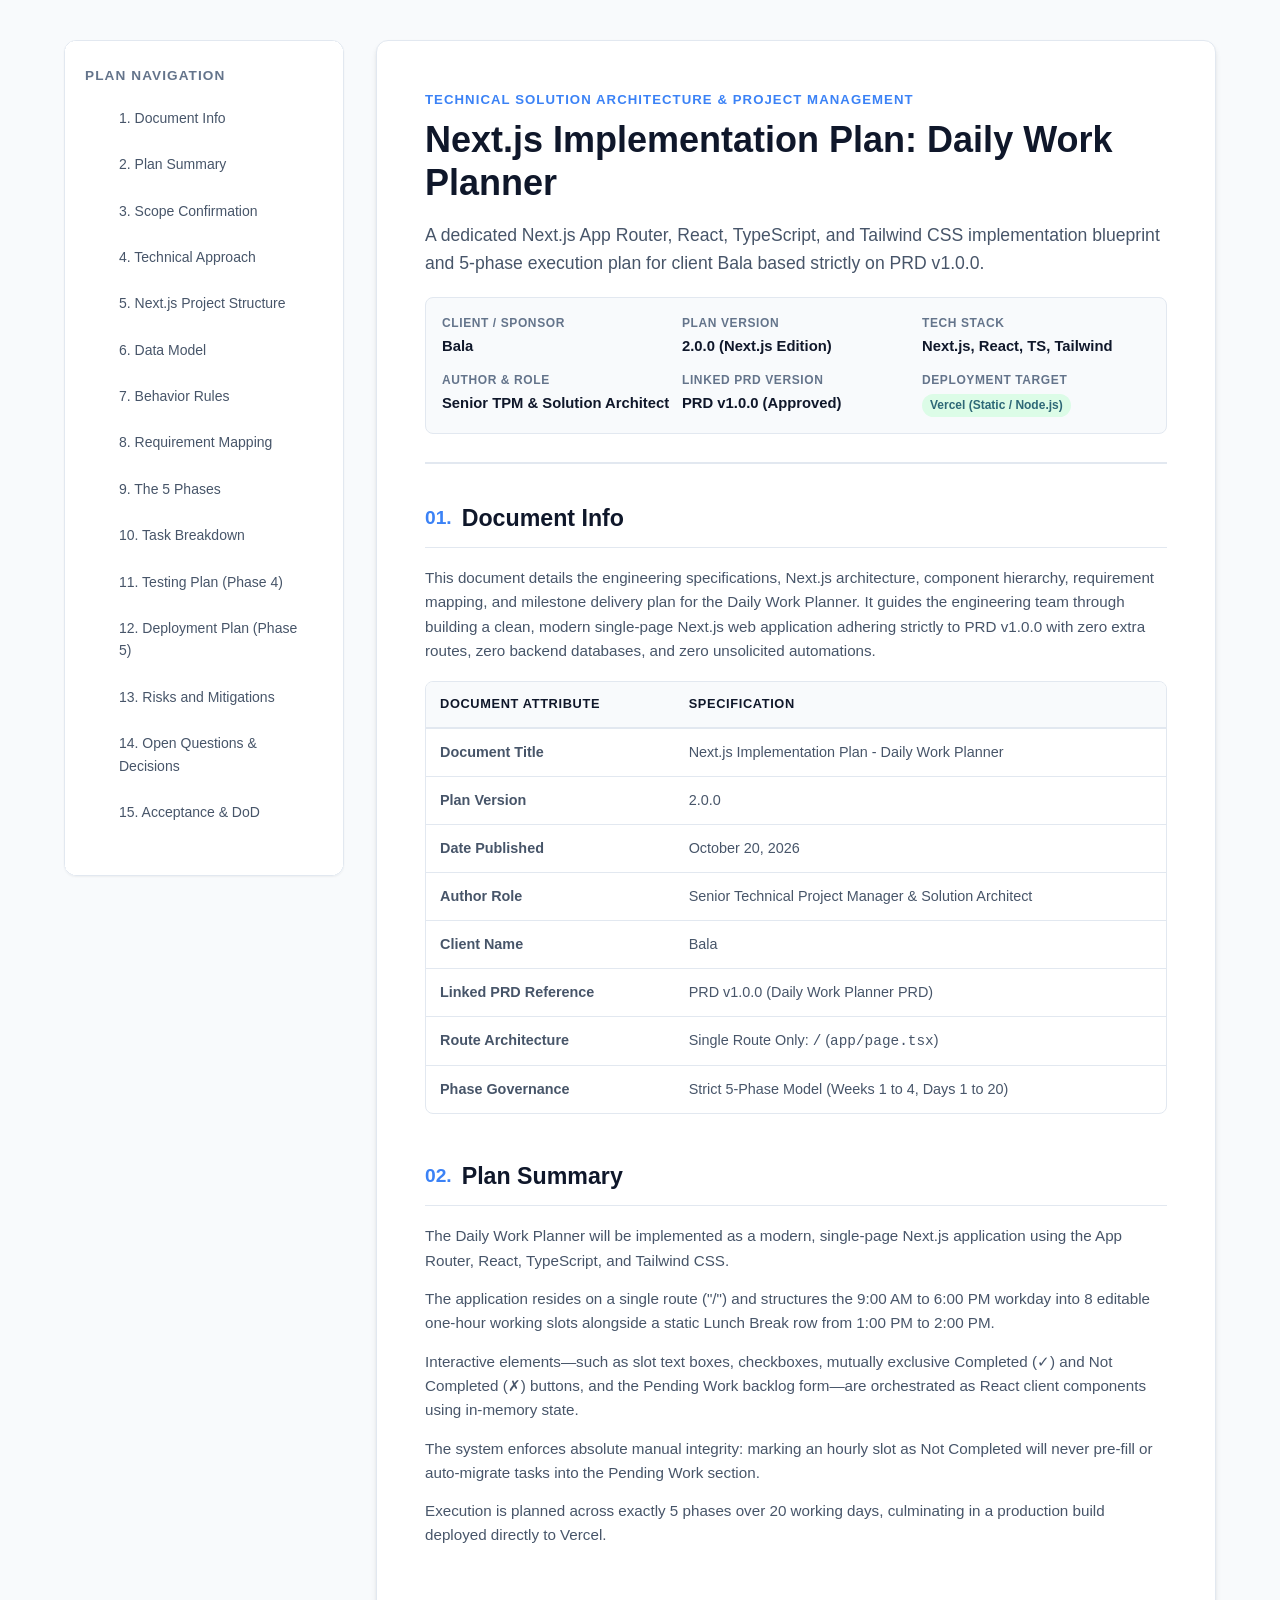
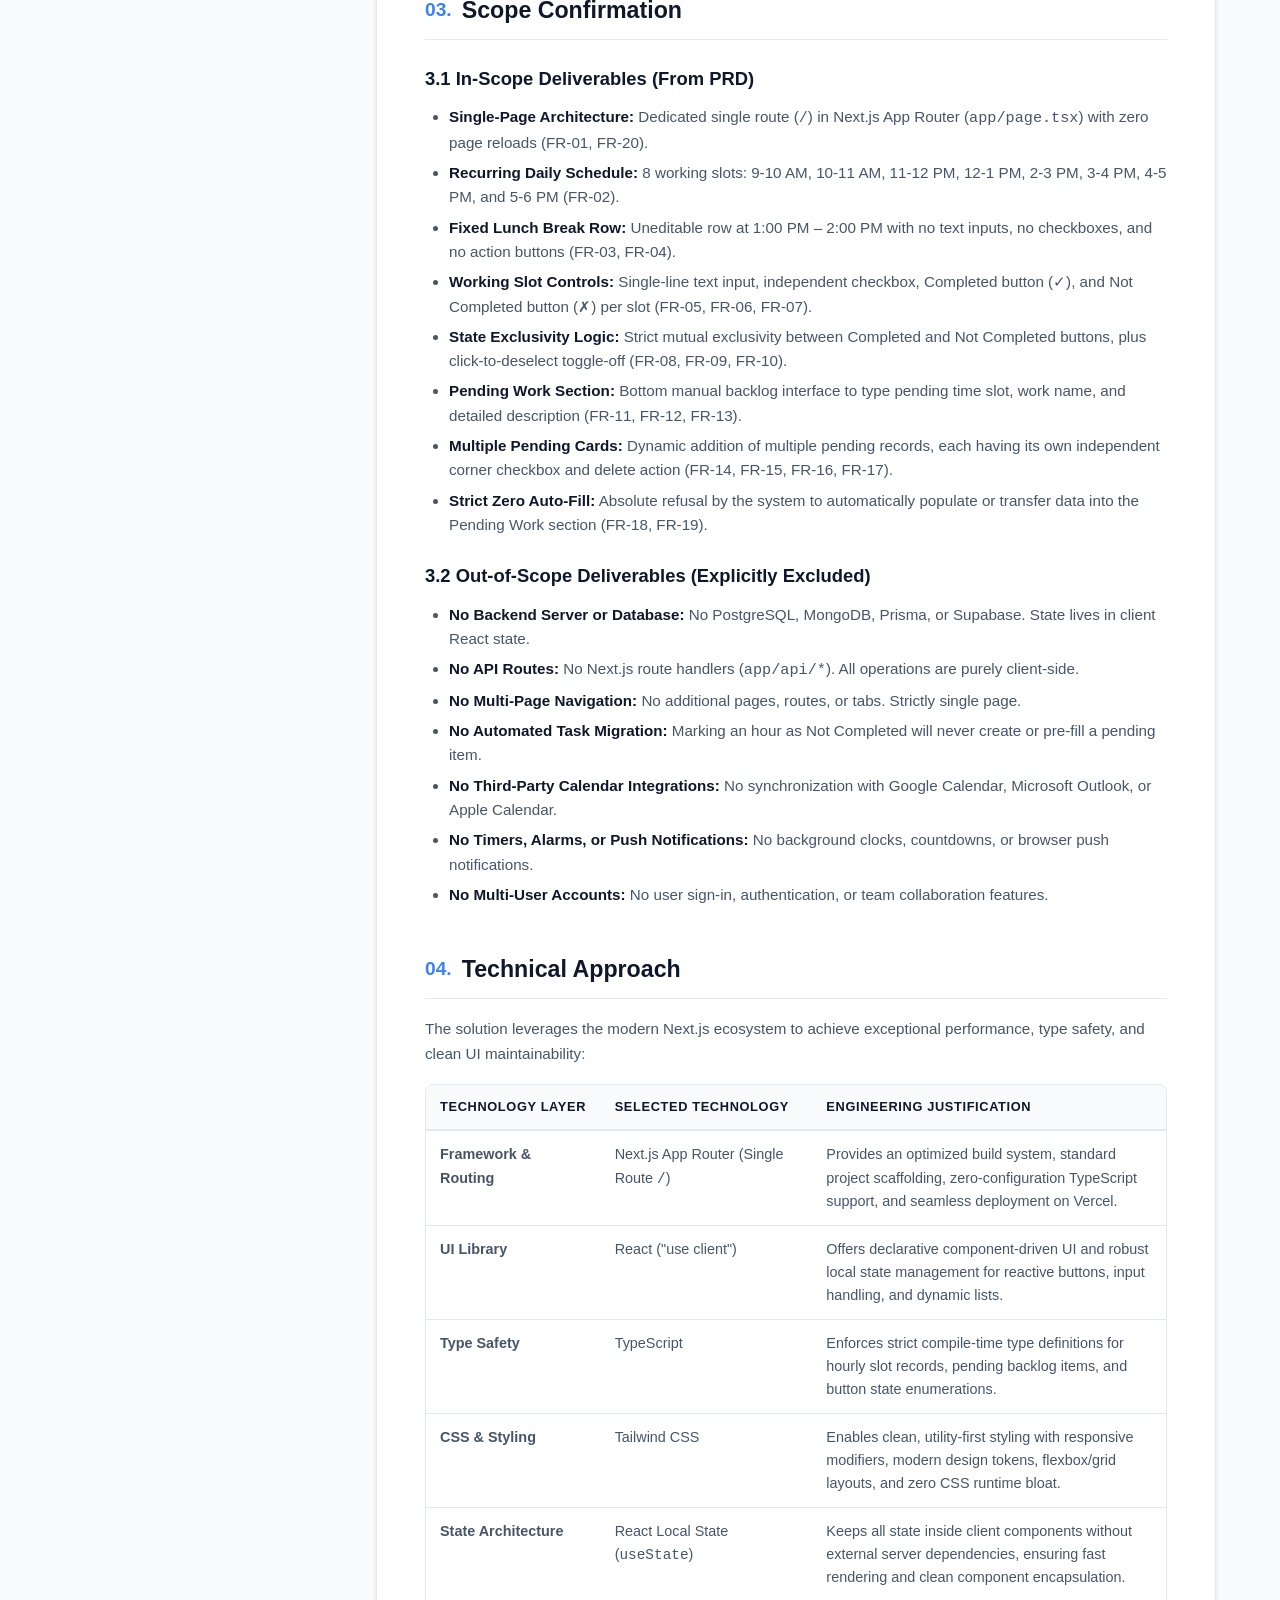
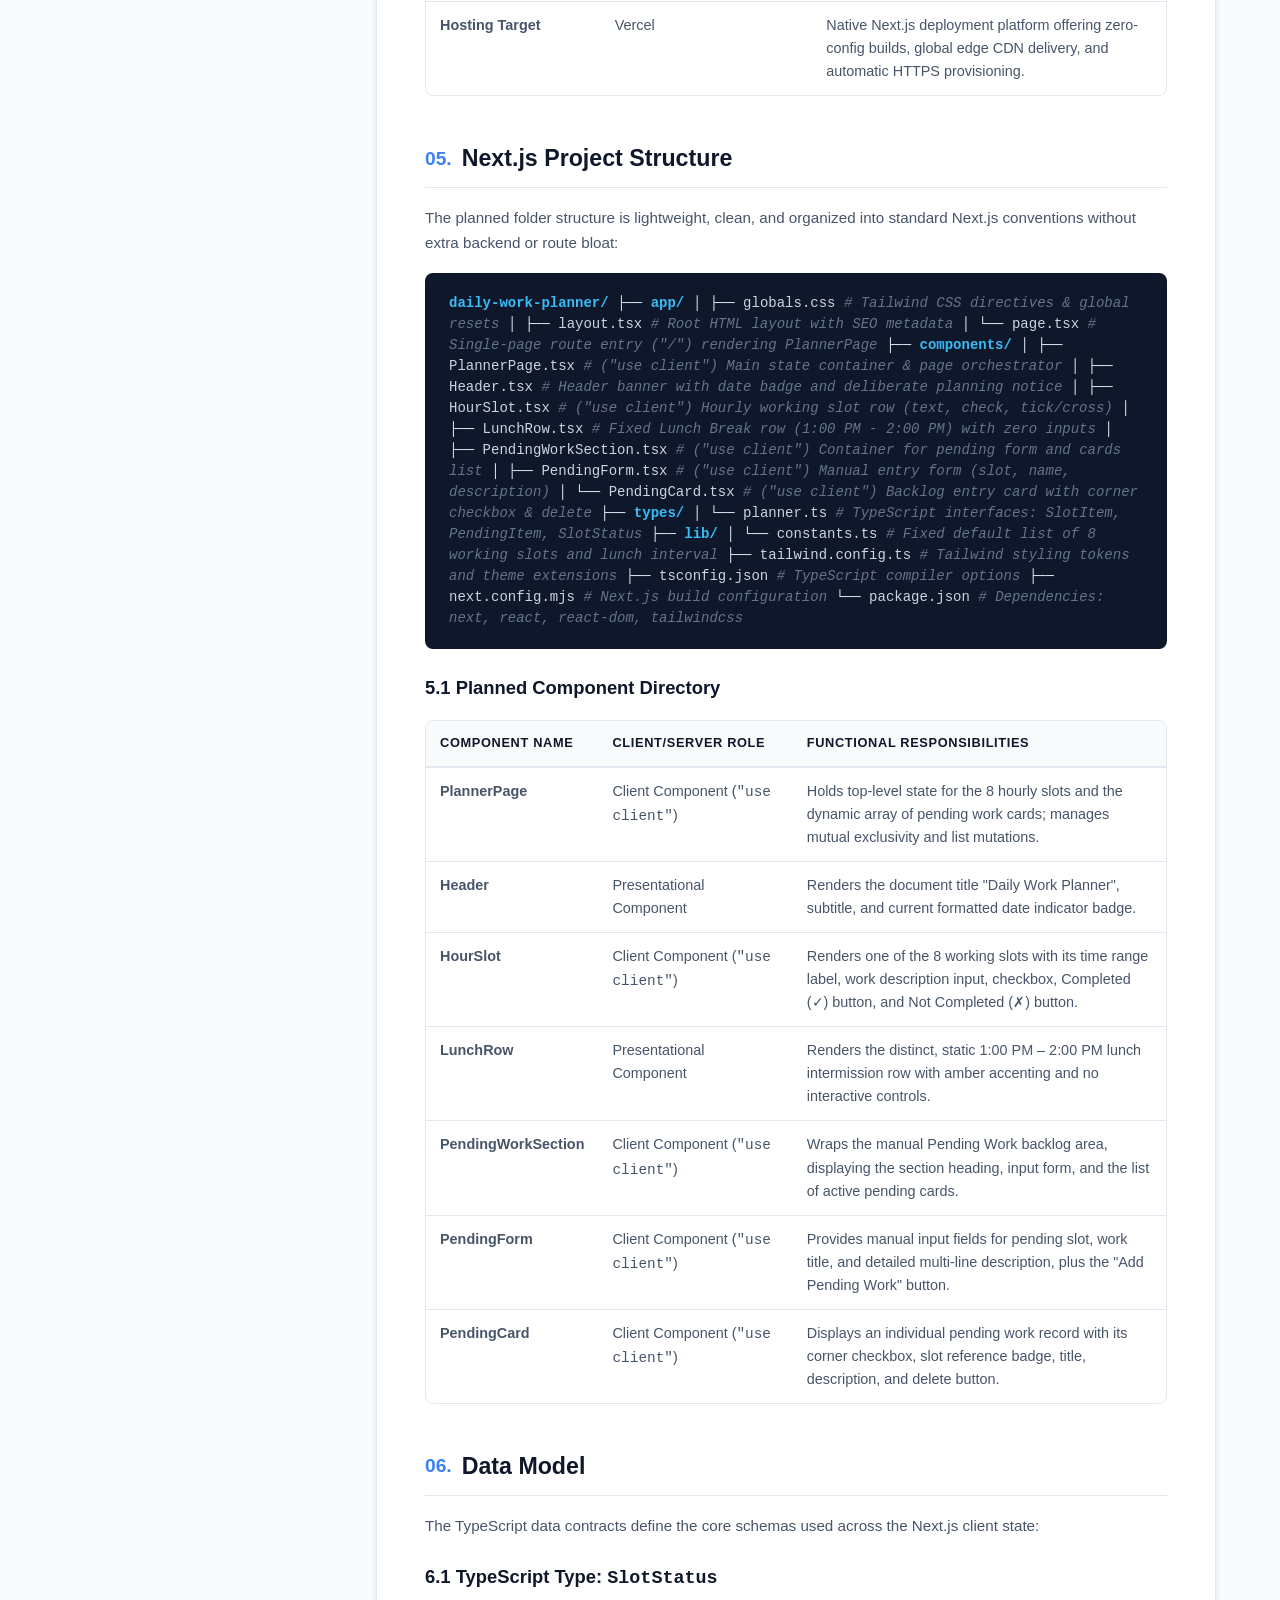
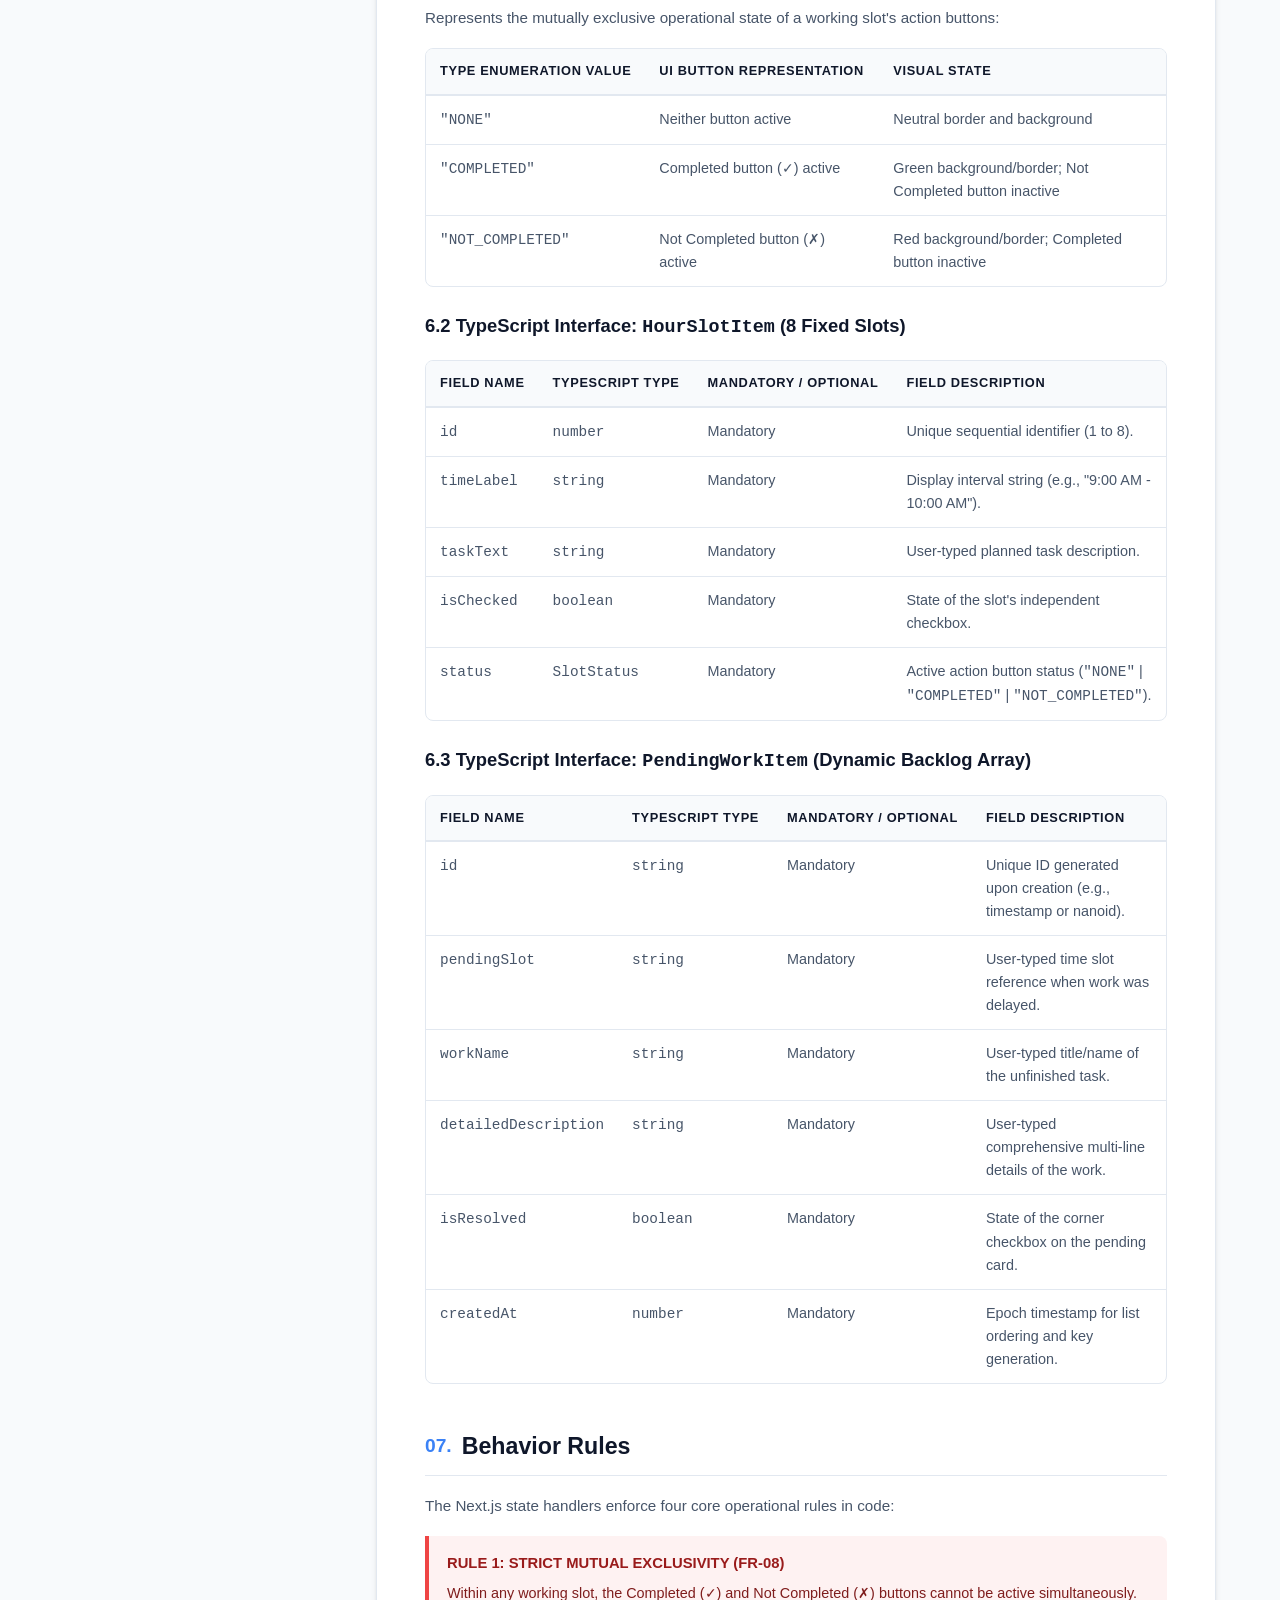
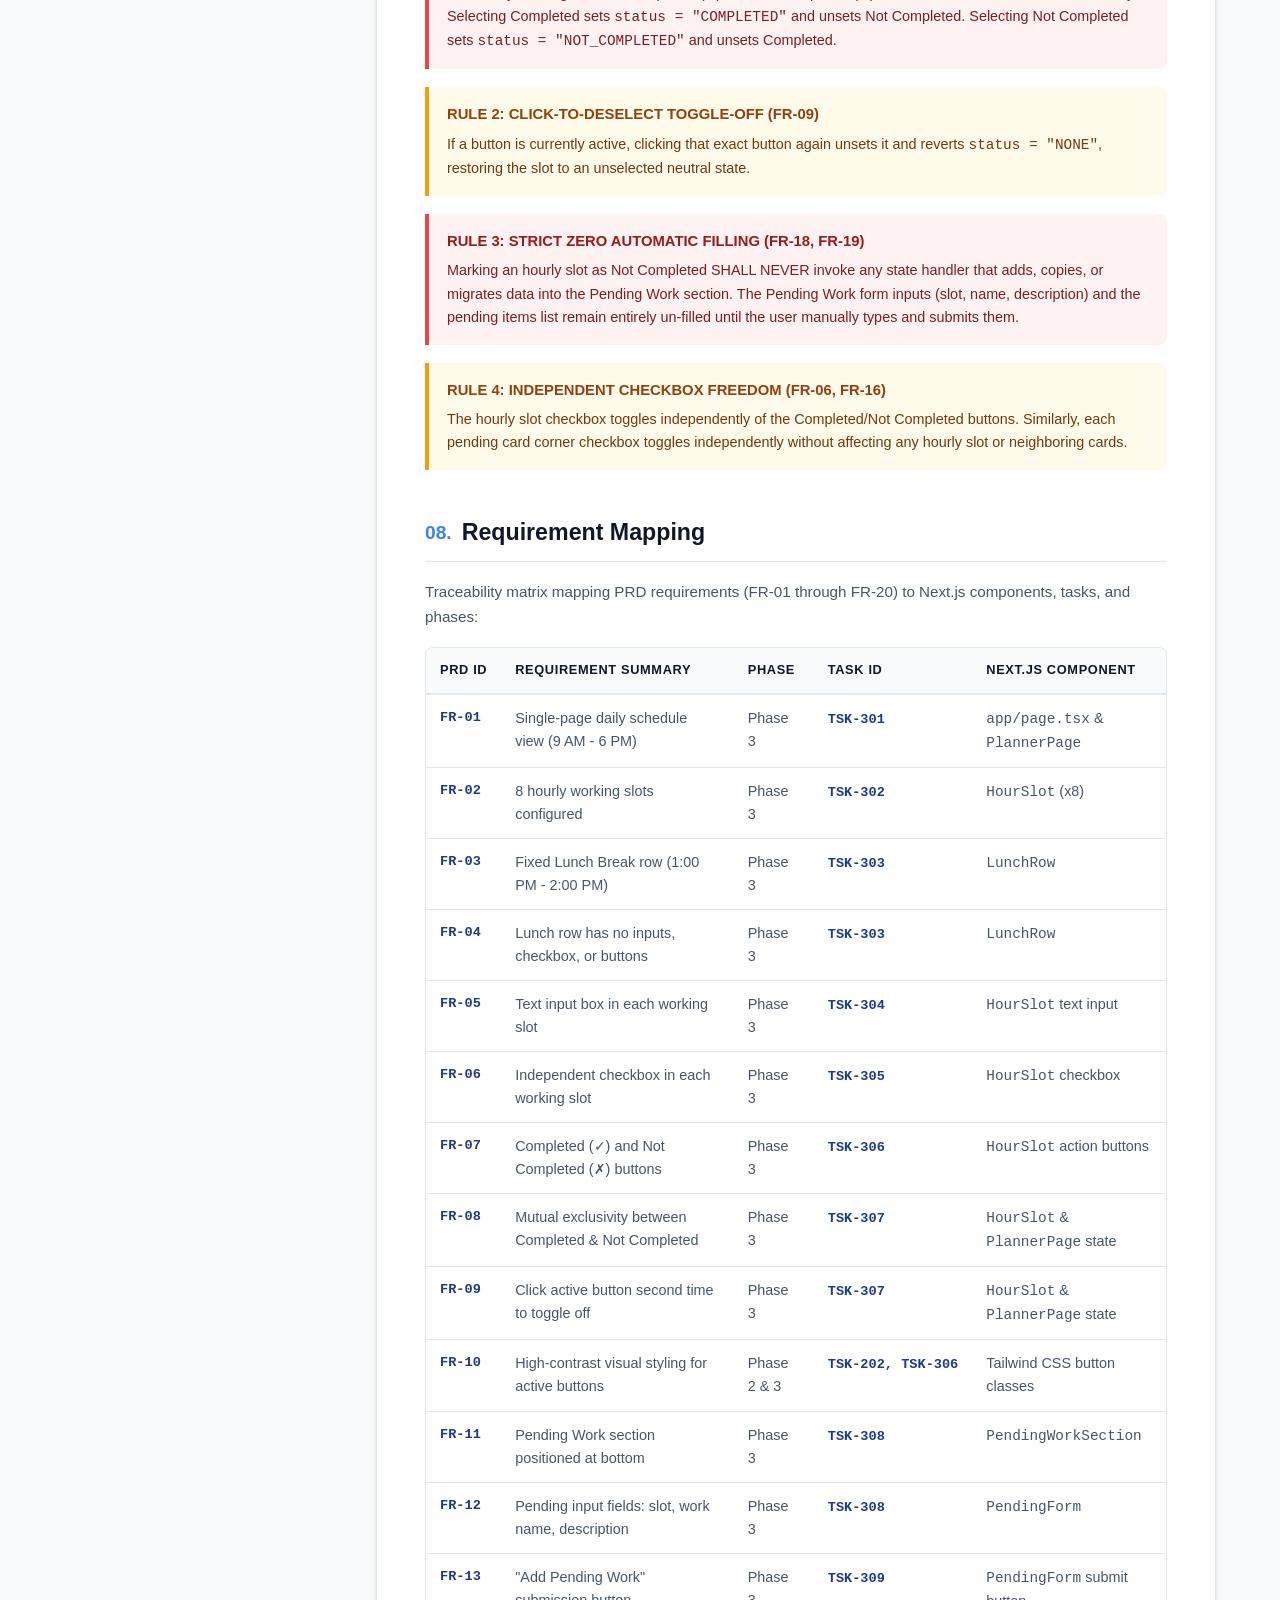
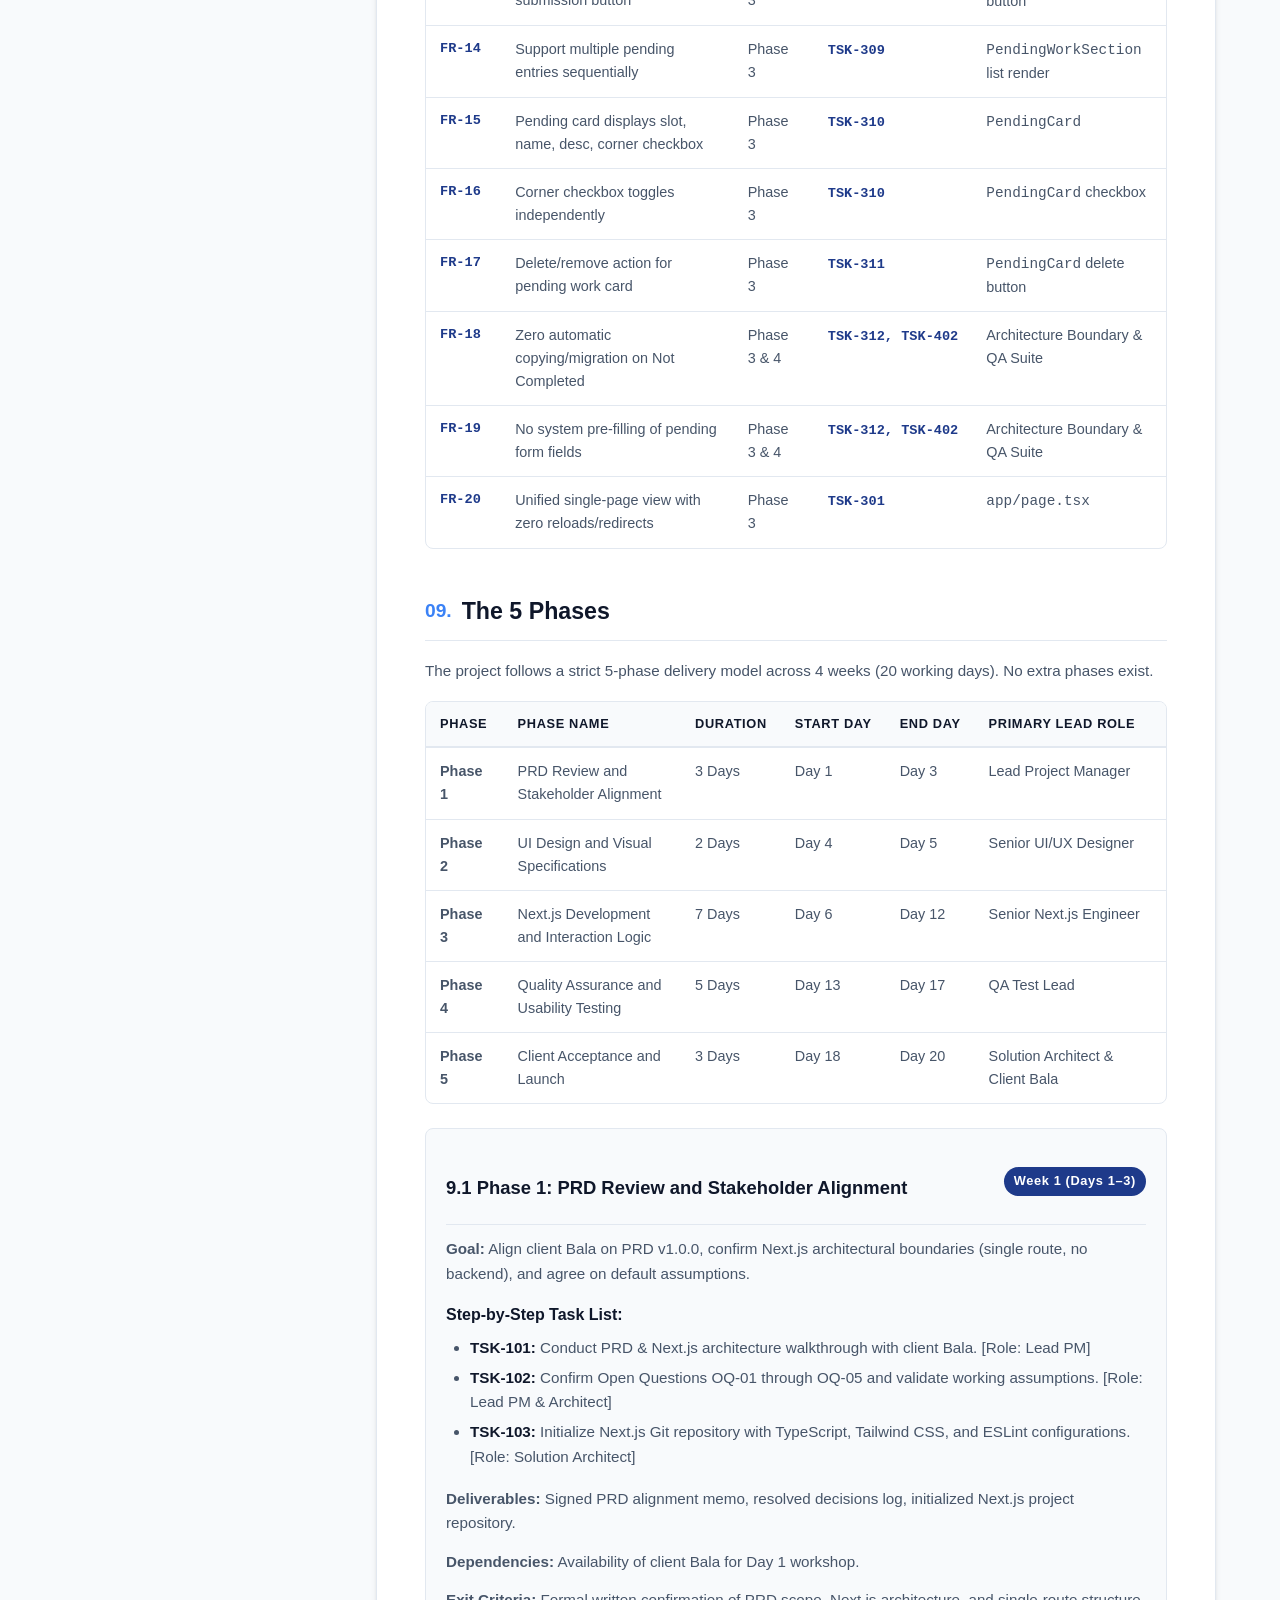
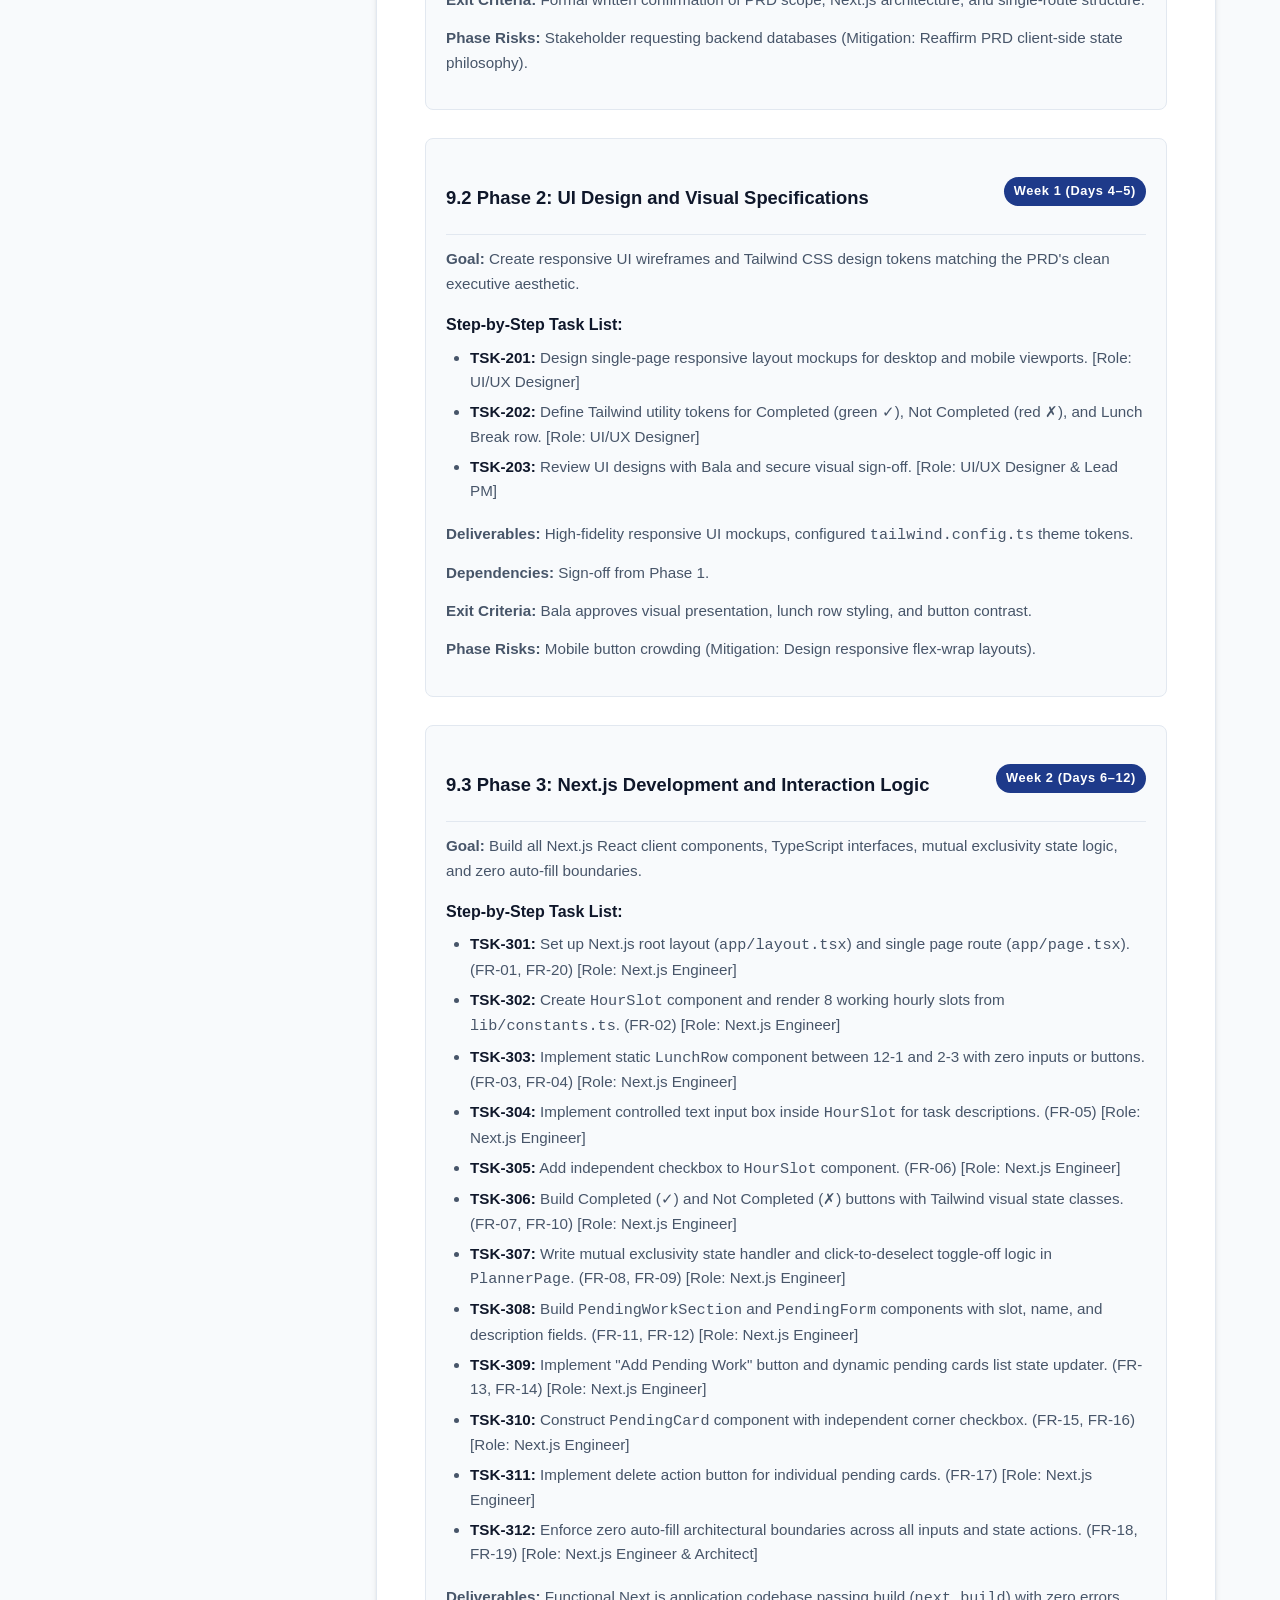
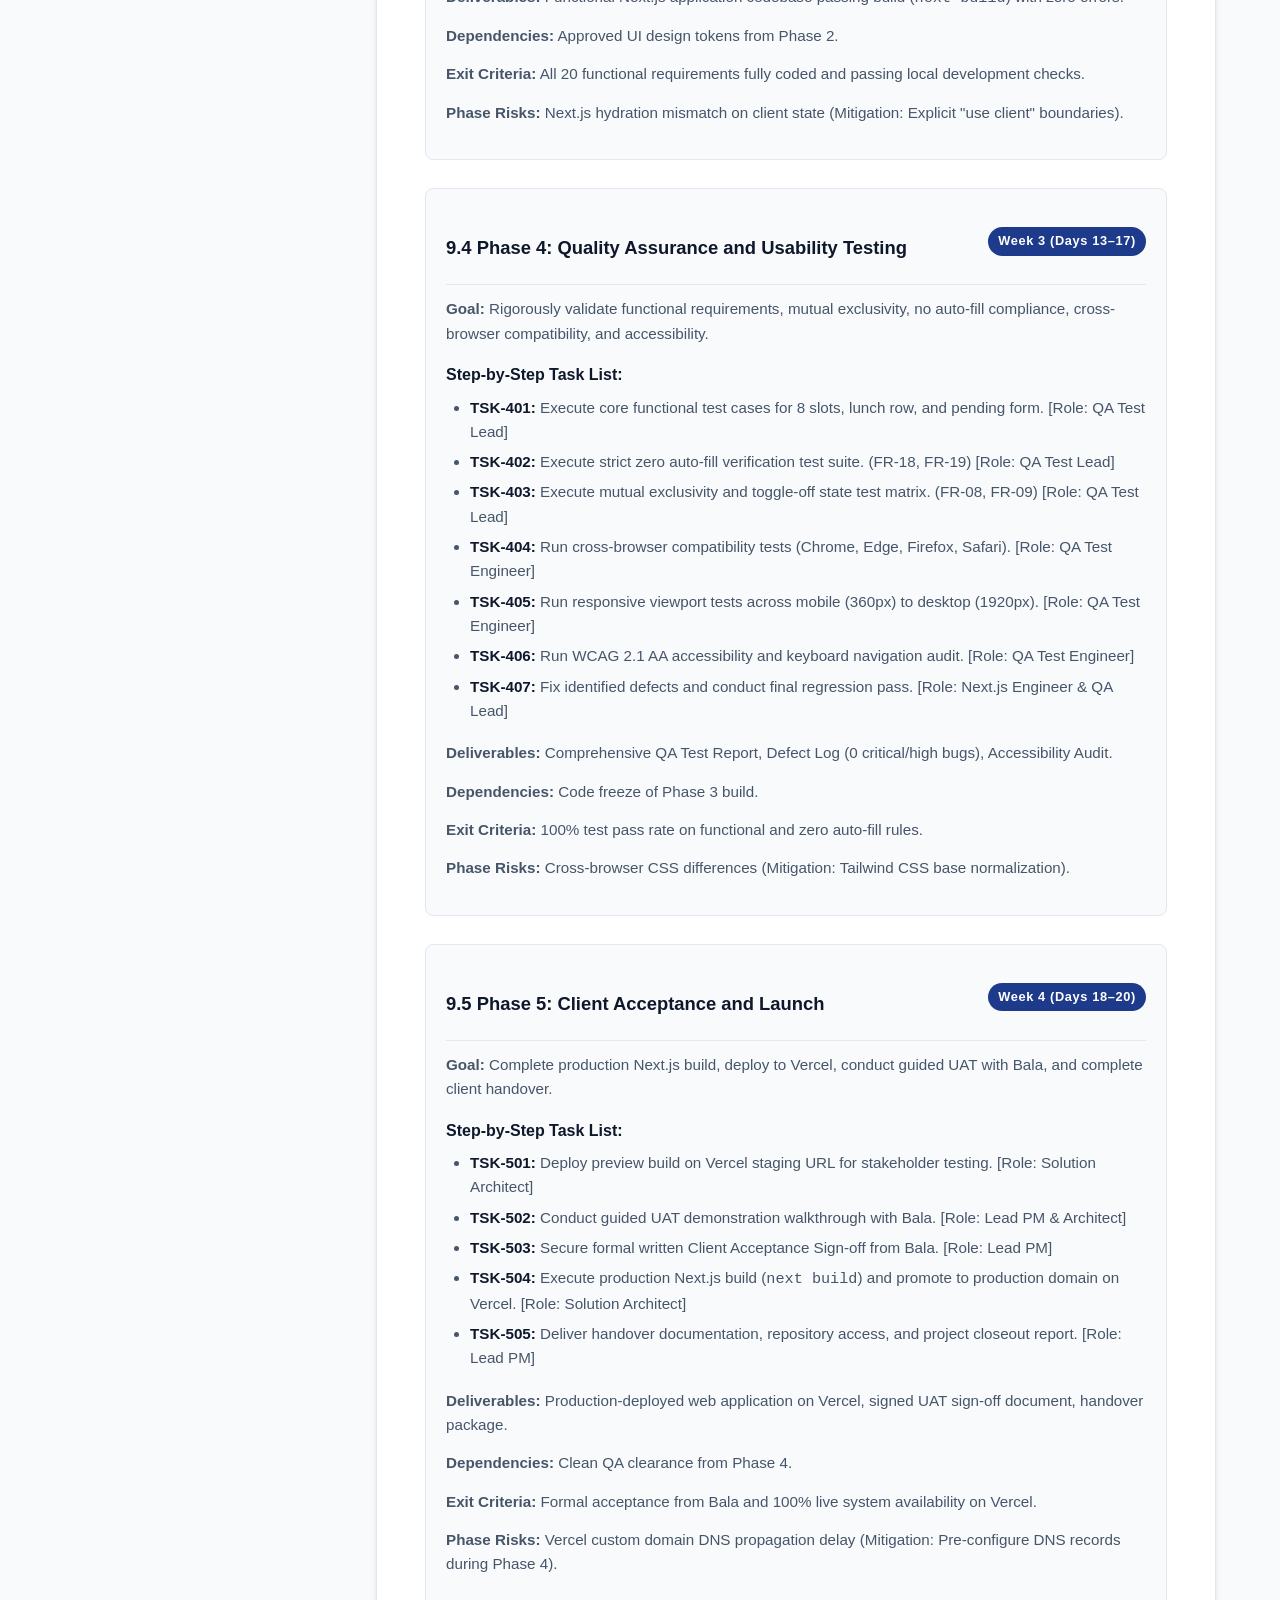
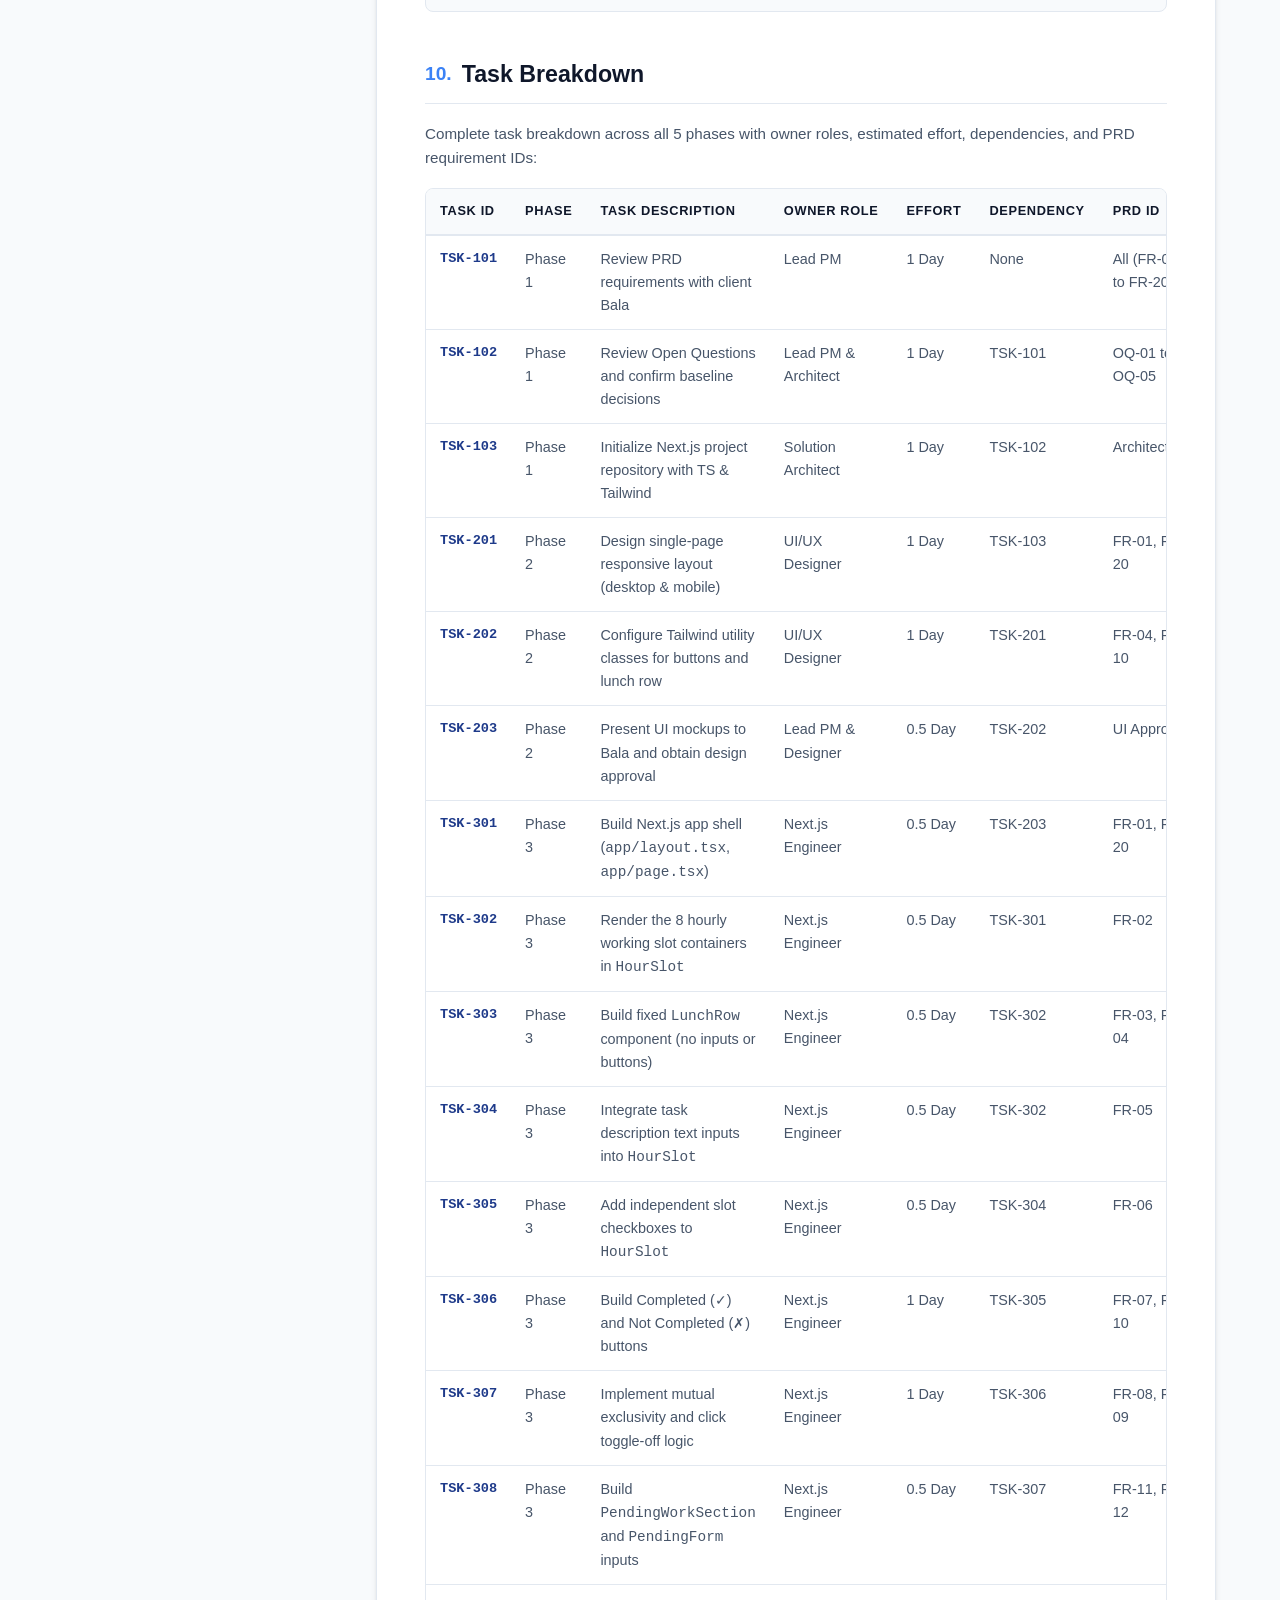
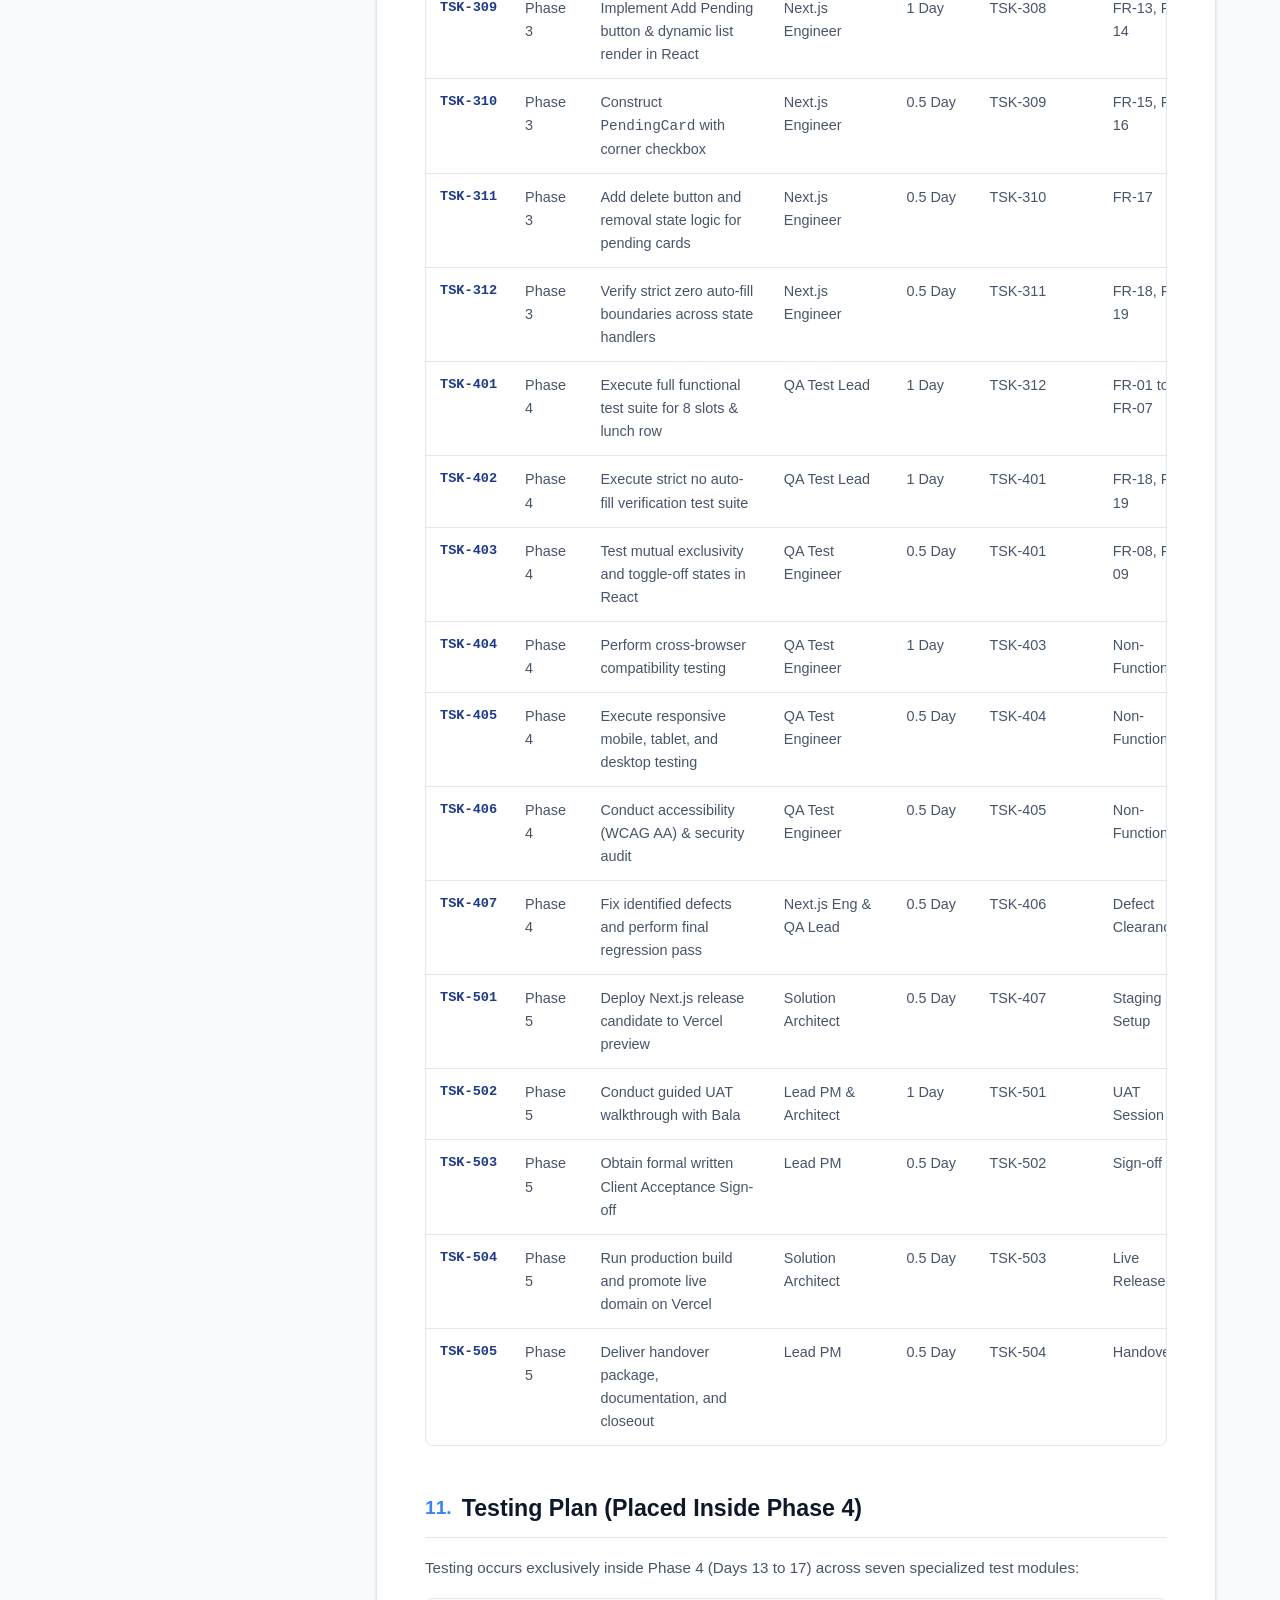
<file: Daily_Work_Planner_Nextjs_Implementation_Plan.html>
<!DOCTYPE html>
<html lang="en">

<head>
  <meta charset="UTF-8">
  <meta name="viewport" content="width=device-width, initial-scale=1.0">
  <title>Next.js Implementation Plan - Daily Work Planner</title>
  <style>
    :root {
      --primary: #1e3a8a;
      --primary-light: #3b82f6;
      --primary-subtle: #eff6ff;
      --text-main: #0f172a;
      --text-muted: #475569;
      --text-light: #64748b;
      --bg-page: #f8fafc;
      --bg-card: #ffffff;
      --border: #e2e8f0;
      --border-dark: #cbd5e1;
      --badge-high-bg: #fee2e2;
      --badge-high-text: #991b1b;
      --badge-med-bg: #fef3c7;
      --badge-med-text: #92400e;
      --badge-low-bg: #e0f2fe;
      --badge-low-text: #075985;
      --badge-status-bg: #dcfce7;
      --badge-status-text: #2e6877;
      --callout-bg: #fffbeb;
      --callout-border: #f59e0b;
      --alert-bg: #fef2f2;
      --alert-border: #ef4444;
      --shadow-sm: 0 1px 2px 0 rgb(0 0 0 / 0.05);
      --shadow: 0 4px 6px -1px rgb(0 0 0 / 0.1), 0 2px 4px -2px rgb(0 0 0 / 0.1);
    }

    * {
      box-sizing: border-box;
      margin: 0;
      padding: 0;
    }

    body {
      font-family: -apple-system, BlinkMacSystemFont, "Segoe UI", Roboto, Oxygen, Ubuntu, Cantarell, "Helvetica Neue", Arial, sans-serif;
      line-height: 1.6;
      color: var(--text-main);
      background-color: var(--bg-page);
      padding: 0;
      margin: 0;
    }

    .doc-container {
      max-width: 1200px;
      margin: 0 auto;
      display: flex;
      gap: 32px;
      padding: 40px 24px;
    }

    .sidebar {
      width: 280px;
      flex-shrink: 0;
    }

    .toc-card {
      position: sticky;
      top: 32px;
      background: var(--bg-card);
      border: 1px solid var(--border);
      border-radius: 12px;
      padding: 24px 20px;
      box-shadow: var(--shadow-sm);
      max-height: calc(100vh - 64px);
      overflow-y: auto;
    }

    .toc-title {
      font-size: 0.85rem;
      text-transform: uppercase;
      letter-spacing: 0.08em;
      color: var(--text-light);
      font-weight: 700;
      margin-bottom: 14px;
    }

    .toc-list {
      list-style: none;
      display: flex;
      flex-direction: column;
      gap: 6px;
    }

    .toc-list a {
      color: var(--text-muted);
      text-decoration: none;
      font-size: 0.875rem;
      padding: 6px 10px;
      border-radius: 6px;
      display: block;
      transition: all 0.15s ease-in-out;
    }

    .toc-list a:hover {
      color: var(--primary);
      background-color: var(--primary-subtle);
      font-weight: 500;
    }

    .content {
      flex: 1;
      min-width: 0;
      background: var(--bg-card);
      border: 1px solid var(--border);
      border-radius: 12px;
      padding: 48px;
      box-shadow: var(--shadow);
    }

    .doc-header {
      border-bottom: 2px solid var(--border);
      padding-bottom: 28px;
      margin-bottom: 36px;
    }

    .doc-category {
      font-size: 0.825rem;
      text-transform: uppercase;
      letter-spacing: 0.08em;
      color: var(--primary-light);
      font-weight: 700;
      margin-bottom: 8px;
    }

    .doc-title {
      font-size: 2.25rem;
      font-weight: 800;
      color: var(--text-main);
      line-height: 1.2;
      margin-bottom: 16px;
    }

    .doc-subtitle {
      font-size: 1.1rem;
      color: var(--text-muted);
      margin-bottom: 20px;
    }

    .meta-grid {
      display: grid;
      grid-template-columns: repeat(auto-fit, minmax(180px, 1fr));
      gap: 12px;
      margin-top: 20px;
      padding: 16px;
      background-color: var(--bg-page);
      border: 1px solid var(--border);
      border-radius: 8px;
    }

    .meta-item {
      display: flex;
      flex-direction: column;
    }

    .meta-label {
      font-size: 0.75rem;
      text-transform: uppercase;
      letter-spacing: 0.05em;
      color: var(--text-light);
      font-weight: 600;
    }

    .meta-value {
      font-size: 0.925rem;
      font-weight: 600;
      color: var(--text-main);
      margin-top: 2px;
    }

    .status-badge {
      display: inline-block;
      padding: 2px 8px;
      border-radius: 9999px;
      font-size: 0.75rem;
      font-weight: 700;
      background: var(--badge-status-bg);
      color: var(--badge-status-text);
      width: fit-content;
      margin-top: 4px;
    }

    section {
      margin-bottom: 44px;
      scroll-margin-top: 32px;
    }

    h2 {
      font-size: 1.45rem;
      font-weight: 700;
      color: var(--text-main);
      border-bottom: 1px solid var(--border);
      padding-bottom: 10px;
      margin-bottom: 18px;
      display: flex;
      align-items: center;
      gap: 10px;
    }

    h2 .section-num {
      color: var(--primary-light);
      font-size: 1.2rem;
    }

    h3 {
      font-size: 1.15rem;
      font-weight: 700;
      color: var(--text-main);
      margin: 24px 0 12px 0;
    }

    h4 {
      font-size: 1rem;
      font-weight: 600;
      color: var(--text-main);
      margin: 16px 0 8px 0;
    }

    p {
      color: var(--text-muted);
      margin-bottom: 14px;
      font-size: 0.95rem;
    }

    ul,
    ol {
      color: var(--text-muted);
      margin: 0 0 18px 24px;
      font-size: 0.95rem;
    }

    li {
      margin-bottom: 6px;
    }

    li strong {
      color: var(--text-main);
    }

    .table-container {
      width: 100%;
      overflow-x: auto;
      margin: 18px 0 24px 0;
      border: 1px solid var(--border);
      border-radius: 8px;
    }

    table {
      width: 100%;
      border-collapse: collapse;
      font-size: 0.9rem;
      text-align: left;
    }

    thead {
      background-color: var(--bg-page);
      border-bottom: 2px solid var(--border);
    }

    th {
      padding: 12px 14px;
      font-weight: 700;
      color: var(--text-main);
      font-size: 0.8rem;
      text-transform: uppercase;
      letter-spacing: 0.05em;
      white-space: nowrap;
    }

    td {
      padding: 12px 14px;
      border-bottom: 1px solid var(--border);
      color: var(--text-muted);
      vertical-align: top;
    }

    tr:last-child td {
      border-bottom: none;
    }

    tr:hover td {
      background-color: #fcfdfe;
    }

    .req-id,
    .task-id {
      font-family: ui-monospace, SFMono-Regular, Menlo, Monaco, Consolas, monospace;
      font-weight: 700;
      color: var(--primary);
      font-size: 0.85rem;
      white-space: nowrap;
    }

    .badge {
      display: inline-block;
      padding: 3px 8px;
      border-radius: 4px;
      font-size: 0.75rem;
      font-weight: 700;
      text-transform: uppercase;
      letter-spacing: 0.04em;
    }

    .badge-high {
      background-color: var(--badge-high-bg);
      color: var(--badge-high-text);
    }

    .badge-med {
      background-color: var(--badge-med-bg);
      color: var(--badge-med-text);
    }

    .badge-low {
      background-color: var(--badge-low-bg);
      color: var(--badge-low-text);
    }

    .callout {
      border-left: 4px solid var(--callout-border);
      background-color: var(--callout-bg);
      padding: 16px 18px;
      border-radius: 0 8px 8px 0;
      margin: 18px 0;
    }

    .callout-title {
      font-weight: 700;
      color: #92400e;
      margin-bottom: 6px;
      font-size: 0.925rem;
    }

    .callout p {
      margin: 0;
      color: #78350f;
      font-size: 0.9rem;
    }

    .alert-box {
      border-left: 4px solid var(--alert-border);
      background-color: var(--alert-bg);
      padding: 16px 18px;
      border-radius: 0 8px 8px 0;
      margin: 18px 0;
    }

    .alert-title {
      font-weight: 700;
      color: var(--badge-high-text);
      margin-bottom: 6px;
      font-size: 0.925rem;
    }

    .alert-box p {
      margin: 0;
      color: #7f1d1d;
      font-size: 0.9rem;
    }

    .tree-box {
      background-color: #0f172a;
      color: #e2e8f0;
      padding: 20px 24px;
      border-radius: 8px;
      font-family: ui-monospace, SFMono-Regular, Menlo, Monaco, Consolas, monospace;
      font-size: 0.875rem;
      line-height: 1.5;
      overflow-x: auto;
      margin: 18px 0 24px 0;
    }

    .tree-folder {
      color: #38bdf8;
      font-weight: 700;
    }

    .tree-file {
      color: #cbd5e1;
    }

    .tree-comment {
      color: #64748b;
      font-style: italic;
    }

    .phase-card {
      background: var(--bg-page);
      border: 1px solid var(--border);
      border-radius: 8px;
      padding: 20px;
      margin: 20px 0 28px 0;
    }

    .phase-card-header {
      display: flex;
      justify-content: space-between;
      align-items: center;
      margin-bottom: 12px;
      padding-bottom: 10px;
      border-bottom: 1px solid var(--border);
    }

    .phase-badge {
      background-color: var(--primary);
      color: #ffffff;
      padding: 4px 10px;
      border-radius: 9999px;
      font-size: 0.8rem;
      font-weight: 700;
      letter-spacing: 0.05em;
    }

    @media print {
      body {
        background: #ffffff;
      }

      .doc-container {
        padding: 0;
        max-width: 100%;
        display: block;
      }

      .sidebar {
        display: none;
      }

      .content {
        border: none;
        box-shadow: none;
        padding: 0;
      }

      section {
        page-break-inside: avoid;
      }
    }

    @media (max-width: 900px) {
      .doc-container {
        flex-direction: column;
        padding: 20px 16px;
      }

      .sidebar {
        width: 100%;
      }

      .toc-card {
        position: static;
        max-height: none;
      }

      .content {
        padding: 24px 18px;
      }

      .doc-title {
        font-size: 1.75rem;
      }
    }
  </style>
</head>

<body>

  <div class="doc-container">
    <aside class="sidebar">
      <nav class="toc-card">
        <div class="toc-title">Plan Navigation</div>
        <ul class="toc-list">
          <li><a href="#doc-info">1. Document Info</a></li>
          <li><a href="#plan-summary">2. Plan Summary</a></li>
          <li><a href="#scope-confirmation">3. Scope Confirmation</a></li>
          <li><a href="#technical-approach">4. Technical Approach</a></li>
          <li><a href="#project-structure">5. Next.js Project Structure</a></li>
          <li><a href="#data-model">6. Data Model</a></li>
          <li><a href="#behavior-rules">7. Behavior Rules</a></li>
          <li><a href="#req-mapping">8. Requirement Mapping</a></li>
          <li><a href="#the-5-phases">9. The 5 Phases</a></li>
          <li><a href="#task-breakdown">10. Task Breakdown</a></li>
          <li><a href="#testing-plan">11. Testing Plan (Phase 4)</a></li>
          <li><a href="#deployment-plan">12. Deployment Plan (Phase 5)</a></li>
          <li><a href="#risks-mitigations">13. Risks and Mitigations</a></li>
          <li><a href="#open-questions">14. Open Questions & Decisions</a></li>
          <li><a href="#acceptance-criteria">15. Acceptance & DoD</a></li>
        </ul>
      </nav>
    </aside>

    <main class="content">

      <header class="doc-header">
        <div class="doc-category">Technical Solution Architecture & Project Management</div>
        <h1 class="doc-title">Next.js Implementation Plan: Daily Work Planner</h1>
        <p class="doc-subtitle">A dedicated Next.js App Router, React, TypeScript, and Tailwind CSS implementation
          blueprint and 5-phase execution plan for client Bala based strictly on PRD v1.0.0.</p>

        <div class="meta-grid">
          <div class="meta-item">
            <span class="meta-label">Client / Sponsor</span>
            <span class="meta-value">Bala</span>
          </div>
          <div class="meta-item">
            <span class="meta-label">Plan Version</span>
            <span class="meta-value">2.0.0 (Next.js Edition)</span>
          </div>
          <div class="meta-item">
            <span class="meta-label">Tech Stack</span>
            <span class="meta-value">Next.js, React, TS, Tailwind</span>
          </div>
          <div class="meta-item">
            <span class="meta-label">Author & Role</span>
            <span class="meta-value">Senior TPM & Solution Architect</span>
          </div>
          <div class="meta-item">
            <span class="meta-label">Linked PRD Version</span>
            <span class="meta-value">PRD v1.0.0 (Approved)</span>
          </div>
          <div class="meta-item">
            <span class="meta-label">Deployment Target</span>
            <span class="status-badge">Vercel (Static / Node.js)</span>
          </div>
        </div>
      </header>

      <!-- Section 1: Document Info -->
      <section id="doc-info">
        <h2><span class="section-num">01.</span> Document Info</h2>
        <p>This document details the engineering specifications, Next.js architecture, component hierarchy, requirement
          mapping, and milestone delivery plan for the Daily Work Planner. It guides the engineering team through
          building a clean, modern single-page Next.js web application adhering strictly to PRD v1.0.0 with zero extra
          routes, zero backend databases, and zero unsolicited automations.</p>

        <div class="table-container">
          <table>
            <thead>
              <tr>
                <th>Document Attribute</th>
                <th>Specification</th>
              </tr>
            </thead>
            <tbody>
              <tr>
                <td><strong>Document Title</strong></td>
                <td>Next.js Implementation Plan - Daily Work Planner</td>
              </tr>
              <tr>
                <td><strong>Plan Version</strong></td>
                <td>2.0.0</td>
              </tr>
              <tr>
                <td><strong>Date Published</strong></td>
                <td>October 20, 2026</td>
              </tr>
              <tr>
                <td><strong>Author Role</strong></td>
                <td>Senior Technical Project Manager & Solution Architect</td>
              </tr>
              <tr>
                <td><strong>Client Name</strong></td>
                <td>Bala</td>
              </tr>
              <tr>
                <td><strong>Linked PRD Reference</strong></td>
                <td>PRD v1.0.0 (Daily Work Planner PRD)</td>
              </tr>
              <tr>
                <td><strong>Route Architecture</strong></td>
                <td>Single Route Only: <code>/</code> (<code>app/page.tsx</code>)</td>
              </tr>
              <tr>
                <td><strong>Phase Governance</strong></td>
                <td>Strict 5-Phase Model (Weeks 1 to 4, Days 1 to 20)</td>
              </tr>
            </tbody>
          </table>
        </div>
      </section>

      <!-- Section 2: Plan Summary -->
      <section id="plan-summary">
        <h2><span class="section-num">02.</span> Plan Summary</h2>
        <p>The Daily Work Planner will be implemented as a modern, single-page Next.js application using the App Router,
          React, TypeScript, and Tailwind CSS.</p>
        <p>The application resides on a single route ("/") and structures the 9:00 AM to 6:00 PM workday into 8 editable
          one-hour working slots alongside a static Lunch Break row from 1:00 PM to 2:00 PM.</p>
        <p>Interactive elements—such as slot text boxes, checkboxes, mutually exclusive Completed (✓) and Not Completed
          (✗) buttons, and the Pending Work backlog form—are orchestrated as React client components using in-memory
          state.</p>
        <p>The system enforces absolute manual integrity: marking an hourly slot as Not Completed will never pre-fill or
          auto-migrate tasks into the Pending Work section.</p>
        <p>Execution is planned across exactly 5 phases over 20 working days, culminating in a production build deployed
          directly to Vercel.</p>
      </section>

      <!-- Section 3: Scope Confirmation -->
      <section id="scope-confirmation">
        <h2><span class="section-num">03.</span> Scope Confirmation</h2>

        <h3>3.1 In-Scope Deliverables (From PRD)</h3>
        <ul>
          <li><strong>Single-Page Architecture:</strong> Dedicated single route (<code>/</code>) in Next.js App Router
            (<code>app/page.tsx</code>) with zero page reloads (FR-01, FR-20).</li>
          <li><strong>Recurring Daily Schedule:</strong> 8 working slots: 9-10 AM, 10-11 AM, 11-12 PM, 12-1 PM, 2-3 PM,
            3-4 PM, 4-5 PM, and 5-6 PM (FR-02).</li>
          <li><strong>Fixed Lunch Break Row:</strong> Uneditable row at 1:00 PM – 2:00 PM with no text inputs, no
            checkboxes, and no action buttons (FR-03, FR-04).</li>
          <li><strong>Working Slot Controls:</strong> Single-line text input, independent checkbox, Completed button
            (✓), and Not Completed button (✗) per slot (FR-05, FR-06, FR-07).</li>
          <li><strong>State Exclusivity Logic:</strong> Strict mutual exclusivity between Completed and Not Completed
            buttons, plus click-to-deselect toggle-off (FR-08, FR-09, FR-10).</li>
          <li><strong>Pending Work Section:</strong> Bottom manual backlog interface to type pending time slot, work
            name, and detailed description (FR-11, FR-12, FR-13).</li>
          <li><strong>Multiple Pending Cards:</strong> Dynamic addition of multiple pending records, each having its own
            independent corner checkbox and delete action (FR-14, FR-15, FR-16, FR-17).</li>
          <li><strong>Strict Zero Auto-Fill:</strong> Absolute refusal by the system to automatically populate or
            transfer data into the Pending Work section (FR-18, FR-19).</li>
        </ul>

        <h3>3.2 Out-of-Scope Deliverables (Explicitly Excluded)</h3>
        <ul>
          <li><strong>No Backend Server or Database:</strong> No PostgreSQL, MongoDB, Prisma, or Supabase. State lives
            in client React state.</li>
          <li><strong>No API Routes:</strong> No Next.js route handlers (<code>app/api/*</code>). All operations are
            purely client-side.</li>
          <li><strong>No Multi-Page Navigation:</strong> No additional pages, routes, or tabs. Strictly single page.
          </li>
          <li><strong>No Automated Task Migration:</strong> Marking an hour as Not Completed will never create or
            pre-fill a pending item.</li>
          <li><strong>No Third-Party Calendar Integrations:</strong> No synchronization with Google Calendar, Microsoft
            Outlook, or Apple Calendar.</li>
          <li><strong>No Timers, Alarms, or Push Notifications:</strong> No background clocks, countdowns, or browser
            push notifications.</li>
          <li><strong>No Multi-User Accounts:</strong> No user sign-in, authentication, or team collaboration features.
          </li>
        </ul>
      </section>

      <!-- Section 4: Technical Approach -->
      <section id="technical-approach">
        <h2><span class="section-num">04.</span> Technical Approach</h2>
        <p>The solution leverages the modern Next.js ecosystem to achieve exceptional performance, type safety, and
          clean UI maintainability:</p>

        <div class="table-container">
          <table>
            <thead>
              <tr>
                <th>Technology Layer</th>
                <th>Selected Technology</th>
                <th>Engineering Justification</th>
              </tr>
            </thead>
            <tbody>
              <tr>
                <td><strong>Framework & Routing</strong></td>
                <td>Next.js App Router (Single Route <code>/</code>)</td>
                <td>Provides an optimized build system, standard project scaffolding, zero-configuration TypeScript
                  support, and seamless deployment on Vercel.</td>
              </tr>
              <tr>
                <td><strong>UI Library</strong></td>
                <td>React ("use client")</td>
                <td>Offers declarative component-driven UI and robust local state management for reactive buttons, input
                  handling, and dynamic lists.</td>
              </tr>
              <tr>
                <td><strong>Type Safety</strong></td>
                <td>TypeScript</td>
                <td>Enforces strict compile-time type definitions for hourly slot records, pending backlog items, and
                  button state enumerations.</td>
              </tr>
              <tr>
                <td><strong>CSS & Styling</strong></td>
                <td>Tailwind CSS</td>
                <td>Enables clean, utility-first styling with responsive modifiers, modern design tokens, flexbox/grid
                  layouts, and zero CSS runtime bloat.</td>
              </tr>
              <tr>
                <td><strong>State Architecture</strong></td>
                <td>React Local State (<code>useState</code>)</td>
                <td>Keeps all state inside client components without external server dependencies, ensuring fast
                  rendering and clean component encapsulation.</td>
              </tr>
              <tr>
                <td><strong>Hosting Target</strong></td>
                <td>Vercel</td>
                <td>Native Next.js deployment platform offering zero-config builds, global edge CDN delivery, and
                  automatic HTTPS provisioning.</td>
              </tr>
            </tbody>
          </table>
        </div>
      </section>

      <!-- Section 5: Next.js Project Structure -->
      <section id="project-structure">
        <h2><span class="section-num">05.</span> Next.js Project Structure</h2>
        <p>The planned folder structure is lightweight, clean, and organized into standard Next.js conventions without
          extra backend or route bloat:</p>

        <div class="tree-box">
          <span class="tree-folder">daily-work-planner/</span>
          ├── <span class="tree-folder">app/</span>
          │ ├── <span class="tree-file">globals.css</span> <span class="tree-comment"># Tailwind CSS directives & global
            resets</span>
          │ ├── <span class="tree-file">layout.tsx</span> <span class="tree-comment"># Root HTML layout with SEO
            metadata</span>
          │ └── <span class="tree-file">page.tsx</span> <span class="tree-comment"># Single-page route entry ("/")
            rendering PlannerPage</span>
          ├── <span class="tree-folder">components/</span>
          │ ├── <span class="tree-file">PlannerPage.tsx</span> <span class="tree-comment"># ("use client") Main state
            container & page orchestrator</span>
          │ ├── <span class="tree-file">Header.tsx</span> <span class="tree-comment"># Header banner with date badge and
            deliberate planning notice</span>
          │ ├── <span class="tree-file">HourSlot.tsx</span> <span class="tree-comment"># ("use client") Hourly working
            slot row (text, check, tick/cross)</span>
          │ ├── <span class="tree-file">LunchRow.tsx</span> <span class="tree-comment"># Fixed Lunch Break row (1:00 PM
            - 2:00 PM) with zero inputs</span>
          │ ├── <span class="tree-file">PendingWorkSection.tsx</span> <span class="tree-comment"># ("use client")
            Container for pending form and cards list</span>
          │ ├── <span class="tree-file">PendingForm.tsx</span> <span class="tree-comment"># ("use client") Manual entry
            form (slot, name, description)</span>
          │ └── <span class="tree-file">PendingCard.tsx</span> <span class="tree-comment"># ("use client") Backlog entry
            card with corner checkbox & delete</span>
          ├── <span class="tree-folder">types/</span>
          │ └── <span class="tree-file">planner.ts</span> <span class="tree-comment"># TypeScript interfaces: SlotItem,
            PendingItem, SlotStatus</span>
          ├── <span class="tree-folder">lib/</span>
          │ └── <span class="tree-file">constants.ts</span> <span class="tree-comment"># Fixed default list of 8 working
            slots and lunch interval</span>
          ├── <span class="tree-file">tailwind.config.ts</span> <span class="tree-comment"># Tailwind styling tokens and
            theme extensions</span>
          ├── <span class="tree-file">tsconfig.json</span> <span class="tree-comment"># TypeScript compiler
            options</span>
          ├── <span class="tree-file">next.config.mjs</span> <span class="tree-comment"># Next.js build
            configuration</span>
          └── <span class="tree-file">package.json</span> <span class="tree-comment"># Dependencies: next, react,
            react-dom, tailwindcss</span>
        </div>

        <h3>5.1 Planned Component Directory</h3>
        <div class="table-container">
          <table>
            <thead>
              <tr>
                <th>Component Name</th>
                <th>Client/Server Role</th>
                <th>Functional Responsibilities</th>
              </tr>
            </thead>
            <tbody>
              <tr>
                <td><strong>PlannerPage</strong></td>
                <td>Client Component (<code>"use client"</code>)</td>
                <td>Holds top-level state for the 8 hourly slots and the dynamic array of pending work cards; manages
                  mutual exclusivity and list mutations.</td>
              </tr>
              <tr>
                <td><strong>Header</strong></td>
                <td>Presentational Component</td>
                <td>Renders the document title "Daily Work Planner", subtitle, and current formatted date indicator
                  badge.</td>
              </tr>
              <tr>
                <td><strong>HourSlot</strong></td>
                <td>Client Component (<code>"use client"</code>)</td>
                <td>Renders one of the 8 working slots with its time range label, work description input, checkbox,
                  Completed (✓) button, and Not Completed (✗) button.</td>
              </tr>
              <tr>
                <td><strong>LunchRow</strong></td>
                <td>Presentational Component</td>
                <td>Renders the distinct, static 1:00 PM – 2:00 PM lunch intermission row with amber accenting and no
                  interactive controls.</td>
              </tr>
              <tr>
                <td><strong>PendingWorkSection</strong></td>
                <td>Client Component (<code>"use client"</code>)</td>
                <td>Wraps the manual Pending Work backlog area, displaying the section heading, input form, and the list
                  of active pending cards.</td>
              </tr>
              <tr>
                <td><strong>PendingForm</strong></td>
                <td>Client Component (<code>"use client"</code>)</td>
                <td>Provides manual input fields for pending slot, work title, and detailed multi-line description, plus
                  the "Add Pending Work" button.</td>
              </tr>
              <tr>
                <td><strong>PendingCard</strong></td>
                <td>Client Component (<code>"use client"</code>)</td>
                <td>Displays an individual pending work record with its corner checkbox, slot reference badge, title,
                  description, and delete button.</td>
              </tr>
            </tbody>
          </table>
        </div>
      </section>

      <!-- Section 6: Data Model -->
      <section id="data-model">
        <h2><span class="section-num">06.</span> Data Model</h2>
        <p>The TypeScript data contracts define the core schemas used across the Next.js client state:</p>

        <h3>6.1 TypeScript Type: <code>SlotStatus</code></h3>
        <p>Represents the mutually exclusive operational state of a working slot's action buttons:</p>
        <div class="table-container">
          <table>
            <thead>
              <tr>
                <th>Type Enumeration Value</th>
                <th>UI Button Representation</th>
                <th>Visual State</th>
              </tr>
            </thead>
            <tbody>
              <tr>
                <td><code>"NONE"</code></td>
                <td>Neither button active</td>
                <td>Neutral border and background</td>
              </tr>
              <tr>
                <td><code>"COMPLETED"</code></td>
                <td>Completed button (✓) active</td>
                <td>Green background/border; Not Completed button inactive</td>
              </tr>
              <tr>
                <td><code>"NOT_COMPLETED"</code></td>
                <td>Not Completed button (✗) active</td>
                <td>Red background/border; Completed button inactive</td>
              </tr>
            </tbody>
          </table>
        </div>

        <h3>6.2 TypeScript Interface: <code>HourSlotItem</code> (8 Fixed Slots)</h3>
        <div class="table-container">
          <table>
            <thead>
              <tr>
                <th>Field Name</th>
                <th>TypeScript Type</th>
                <th>Mandatory / Optional</th>
                <th>Field Description</th>
              </tr>
            </thead>
            <tbody>
              <tr>
                <td><code>id</code></td>
                <td><code>number</code></td>
                <td>Mandatory</td>
                <td>Unique sequential identifier (1 to 8).</td>
              </tr>
              <tr>
                <td><code>timeLabel</code></td>
                <td><code>string</code></td>
                <td>Mandatory</td>
                <td>Display interval string (e.g., "9:00 AM - 10:00 AM").</td>
              </tr>
              <tr>
                <td><code>taskText</code></td>
                <td><code>string</code></td>
                <td>Mandatory</td>
                <td>User-typed planned task description.</td>
              </tr>
              <tr>
                <td><code>isChecked</code></td>
                <td><code>boolean</code></td>
                <td>Mandatory</td>
                <td>State of the slot's independent checkbox.</td>
              </tr>
              <tr>
                <td><code>status</code></td>
                <td><code>SlotStatus</code></td>
                <td>Mandatory</td>
                <td>Active action button status (<code>"NONE"</code> | <code>"COMPLETED"</code> |
                  <code>"NOT_COMPLETED"</code>).
                </td>
              </tr>
            </tbody>
          </table>
        </div>

        <h3>6.3 TypeScript Interface: <code>PendingWorkItem</code> (Dynamic Backlog Array)</h3>
        <div class="table-container">
          <table>
            <thead>
              <tr>
                <th>Field Name</th>
                <th>TypeScript Type</th>
                <th>Mandatory / Optional</th>
                <th>Field Description</th>
              </tr>
            </thead>
            <tbody>
              <tr>
                <td><code>id</code></td>
                <td><code>string</code></td>
                <td>Mandatory</td>
                <td>Unique ID generated upon creation (e.g., timestamp or nanoid).</td>
              </tr>
              <tr>
                <td><code>pendingSlot</code></td>
                <td><code>string</code></td>
                <td>Mandatory</td>
                <td>User-typed time slot reference when work was delayed.</td>
              </tr>
              <tr>
                <td><code>workName</code></td>
                <td><code>string</code></td>
                <td>Mandatory</td>
                <td>User-typed title/name of the unfinished task.</td>
              </tr>
              <tr>
                <td><code>detailedDescription</code></td>
                <td><code>string</code></td>
                <td>Mandatory</td>
                <td>User-typed comprehensive multi-line details of the work.</td>
              </tr>
              <tr>
                <td><code>isResolved</code></td>
                <td><code>boolean</code></td>
                <td>Mandatory</td>
                <td>State of the corner checkbox on the pending card.</td>
              </tr>
              <tr>
                <td><code>createdAt</code></td>
                <td><code>number</code></td>
                <td>Mandatory</td>
                <td>Epoch timestamp for list ordering and key generation.</td>
              </tr>
            </tbody>
          </table>
        </div>
      </section>

      <!-- Section 7: Behavior Rules -->
      <section id="behavior-rules">
        <h2><span class="section-num">07.</span> Behavior Rules</h2>
        <p>The Next.js state handlers enforce four core operational rules in code:</p>

        <div class="alert-box">
          <div class="alert-title">RULE 1: STRICT MUTUAL EXCLUSIVITY (FR-08)</div>
          <p>Within any working slot, the Completed (✓) and Not Completed (✗) buttons cannot be active simultaneously.
            Selecting Completed sets <code>status = "COMPLETED"</code> and unsets Not Completed. Selecting Not Completed
            sets <code>status = "NOT_COMPLETED"</code> and unsets Completed.</p>
        </div>

        <div class="callout">
          <div class="callout-title">RULE 2: CLICK-TO-DESELECT TOGGLE-OFF (FR-09)</div>
          <p>If a button is currently active, clicking that exact button again unsets it and reverts
            <code>status = "NONE"</code>, restoring the slot to an unselected neutral state.
          </p>
        </div>

        <div class="alert-box">
          <div class="alert-title">RULE 3: STRICT ZERO AUTOMATIC FILLING (FR-18, FR-19)</div>
          <p>Marking an hourly slot as Not Completed SHALL NEVER invoke any state handler that adds, copies, or migrates
            data into the Pending Work section. The Pending Work form inputs (slot, name, description) and the pending
            items list remain entirely un-filled until the user manually types and submits them.</p>
        </div>

        <div class="callout">
          <div class="callout-title">RULE 4: INDEPENDENT CHECKBOX FREEDOM (FR-06, FR-16)</div>
          <p>The hourly slot checkbox toggles independently of the Completed/Not Completed buttons. Similarly, each
            pending card corner checkbox toggles independently without affecting any hourly slot or neighboring cards.
          </p>
        </div>
      </section>

      <!-- Section 8: Requirement Mapping -->
      <section id="req-mapping">
        <h2><span class="section-num">08.</span> Requirement Mapping</h2>
        <p>Traceability matrix mapping PRD requirements (FR-01 through FR-20) to Next.js components, tasks, and phases:
        </p>

        <div class="table-container">
          <table>
            <thead>
              <tr>
                <th>PRD ID</th>
                <th>Requirement Summary</th>
                <th>Phase</th>
                <th>Task ID</th>
                <th>Next.js Component</th>
              </tr>
            </thead>
            <tbody>
              <tr>
                <td class="req-id">FR-01</td>
                <td>Single-page daily schedule view (9 AM - 6 PM)</td>
                <td>Phase 3</td>
                <td><span class="task-id">TSK-301</span></td>
                <td><code>app/page.tsx</code> & <code>PlannerPage</code></td>
              </tr>
              <tr>
                <td class="req-id">FR-02</td>
                <td>8 hourly working slots configured</td>
                <td>Phase 3</td>
                <td><span class="task-id">TSK-302</span></td>
                <td><code>HourSlot</code> (x8)</td>
              </tr>
              <tr>
                <td class="req-id">FR-03</td>
                <td>Fixed Lunch Break row (1:00 PM - 2:00 PM)</td>
                <td>Phase 3</td>
                <td><span class="task-id">TSK-303</span></td>
                <td><code>LunchRow</code></td>
              </tr>
              <tr>
                <td class="req-id">FR-04</td>
                <td>Lunch row has no inputs, checkbox, or buttons</td>
                <td>Phase 3</td>
                <td><span class="task-id">TSK-303</span></td>
                <td><code>LunchRow</code></td>
              </tr>
              <tr>
                <td class="req-id">FR-05</td>
                <td>Text input box in each working slot</td>
                <td>Phase 3</td>
                <td><span class="task-id">TSK-304</span></td>
                <td><code>HourSlot</code> text input</td>
              </tr>
              <tr>
                <td class="req-id">FR-06</td>
                <td>Independent checkbox in each working slot</td>
                <td>Phase 3</td>
                <td><span class="task-id">TSK-305</span></td>
                <td><code>HourSlot</code> checkbox</td>
              </tr>
              <tr>
                <td class="req-id">FR-07</td>
                <td>Completed (✓) and Not Completed (✗) buttons</td>
                <td>Phase 3</td>
                <td><span class="task-id">TSK-306</span></td>
                <td><code>HourSlot</code> action buttons</td>
              </tr>
              <tr>
                <td class="req-id">FR-08</td>
                <td>Mutual exclusivity between Completed & Not Completed</td>
                <td>Phase 3</td>
                <td><span class="task-id">TSK-307</span></td>
                <td><code>HourSlot</code> & <code>PlannerPage</code> state</td>
              </tr>
              <tr>
                <td class="req-id">FR-09</td>
                <td>Click active button second time to toggle off</td>
                <td>Phase 3</td>
                <td><span class="task-id">TSK-307</span></td>
                <td><code>HourSlot</code> & <code>PlannerPage</code> state</td>
              </tr>
              <tr>
                <td class="req-id">FR-10</td>
                <td>High-contrast visual styling for active buttons</td>
                <td>Phase 2 & 3</td>
                <td><span class="task-id">TSK-202, TSK-306</span></td>
                <td>Tailwind CSS button classes</td>
              </tr>
              <tr>
                <td class="req-id">FR-11</td>
                <td>Pending Work section positioned at bottom</td>
                <td>Phase 3</td>
                <td><span class="task-id">TSK-308</span></td>
                <td><code>PendingWorkSection</code></td>
              </tr>
              <tr>
                <td class="req-id">FR-12</td>
                <td>Pending input fields: slot, work name, description</td>
                <td>Phase 3</td>
                <td><span class="task-id">TSK-308</span></td>
                <td><code>PendingForm</code></td>
              </tr>
              <tr>
                <td class="req-id">FR-13</td>
                <td>"Add Pending Work" submission button</td>
                <td>Phase 3</td>
                <td><span class="task-id">TSK-309</span></td>
                <td><code>PendingForm</code> submit button</td>
              </tr>
              <tr>
                <td class="req-id">FR-14</td>
                <td>Support multiple pending entries sequentially</td>
                <td>Phase 3</td>
                <td><span class="task-id">TSK-309</span></td>
                <td><code>PendingWorkSection</code> list render</td>
              </tr>
              <tr>
                <td class="req-id">FR-15</td>
                <td>Pending card displays slot, name, desc, corner checkbox</td>
                <td>Phase 3</td>
                <td><span class="task-id">TSK-310</span></td>
                <td><code>PendingCard</code></td>
              </tr>
              <tr>
                <td class="req-id">FR-16</td>
                <td>Corner checkbox toggles independently</td>
                <td>Phase 3</td>
                <td><span class="task-id">TSK-310</span></td>
                <td><code>PendingCard</code> checkbox</td>
              </tr>
              <tr>
                <td class="req-id">FR-17</td>
                <td>Delete/remove action for pending work card</td>
                <td>Phase 3</td>
                <td><span class="task-id">TSK-311</span></td>
                <td><code>PendingCard</code> delete button</td>
              </tr>
              <tr>
                <td class="req-id">FR-18</td>
                <td>Zero automatic copying/migration on Not Completed</td>
                <td>Phase 3 & 4</td>
                <td><span class="task-id">TSK-312, TSK-402</span></td>
                <td>Architecture Boundary & QA Suite</td>
              </tr>
              <tr>
                <td class="req-id">FR-19</td>
                <td>No system pre-filling of pending form fields</td>
                <td>Phase 3 & 4</td>
                <td><span class="task-id">TSK-312, TSK-402</span></td>
                <td>Architecture Boundary & QA Suite</td>
              </tr>
              <tr>
                <td class="req-id">FR-20</td>
                <td>Unified single-page view with zero reloads/redirects</td>
                <td>Phase 3</td>
                <td><span class="task-id">TSK-301</span></td>
                <td><code>app/page.tsx</code></td>
              </tr>
            </tbody>
          </table>
        </div>
      </section>

      <!-- Section 9: The 5 Phases -->
      <section id="the-5-phases">
        <h2><span class="section-num">09.</span> The 5 Phases</h2>
        <p>The project follows a strict 5-phase delivery model across 4 weeks (20 working days). No extra phases exist.
        </p>

        <div class="table-container">
          <table>
            <thead>
              <tr>
                <th>Phase</th>
                <th>Phase Name</th>
                <th>Duration</th>
                <th>Start Day</th>
                <th>End Day</th>
                <th>Primary Lead Role</th>
              </tr>
            </thead>
            <tbody>
              <tr>
                <td><strong>Phase 1</strong></td>
                <td>PRD Review and Stakeholder Alignment</td>
                <td>3 Days</td>
                <td>Day 1</td>
                <td>Day 3</td>
                <td>Lead Project Manager</td>
              </tr>
              <tr>
                <td><strong>Phase 2</strong></td>
                <td>UI Design and Visual Specifications</td>
                <td>2 Days</td>
                <td>Day 4</td>
                <td>Day 5</td>
                <td>Senior UI/UX Designer</td>
              </tr>
              <tr>
                <td><strong>Phase 3</strong></td>
                <td>Next.js Development and Interaction Logic</td>
                <td>7 Days</td>
                <td>Day 6</td>
                <td>Day 12</td>
                <td>Senior Next.js Engineer</td>
              </tr>
              <tr>
                <td><strong>Phase 4</strong></td>
                <td>Quality Assurance and Usability Testing</td>
                <td>5 Days</td>
                <td>Day 13</td>
                <td>Day 17</td>
                <td>QA Test Lead</td>
              </tr>
              <tr>
                <td><strong>Phase 5</strong></td>
                <td>Client Acceptance and Launch</td>
                <td>3 Days</td>
                <td>Day 18</td>
                <td>Day 20</td>
                <td>Solution Architect & Client Bala</td>
              </tr>
            </tbody>
          </table>
        </div>

        <!-- 9.1 Phase 1 -->
        <div class="phase-card">
          <div class="phase-card-header">
            <h3>9.1 Phase 1: PRD Review and Stakeholder Alignment</h3>
            <span class="phase-badge">Week 1 (Days 1–3)</span>
          </div>
          <p><strong>Goal:</strong> Align client Bala on PRD v1.0.0, confirm Next.js architectural boundaries (single
            route, no backend), and agree on default assumptions.</p>
          <h4>Step-by-Step Task List:</h4>
          <ul>
            <li><strong>TSK-101:</strong> Conduct PRD & Next.js architecture walkthrough with client Bala. [Role: Lead
              PM]</li>
            <li><strong>TSK-102:</strong> Confirm Open Questions OQ-01 through OQ-05 and validate working assumptions.
              [Role: Lead PM & Architect]</li>
            <li><strong>TSK-103:</strong> Initialize Next.js Git repository with TypeScript, Tailwind CSS, and ESLint
              configurations. [Role: Solution Architect]</li>
          </ul>
          <p><strong>Deliverables:</strong> Signed PRD alignment memo, resolved decisions log, initialized Next.js
            project repository.</p>
          <p><strong>Dependencies:</strong> Availability of client Bala for Day 1 workshop.</p>
          <p><strong>Exit Criteria:</strong> Formal written confirmation of PRD scope, Next.js architecture, and
            single-route structure.</p>
          <p><strong>Phase Risks:</strong> Stakeholder requesting backend databases (Mitigation: Reaffirm PRD
            client-side state philosophy).</p>
        </div>

        <!-- 9.2 Phase 2 -->
        <div class="phase-card">
          <div class="phase-card-header">
            <h3>9.2 Phase 2: UI Design and Visual Specifications</h3>
            <span class="phase-badge">Week 1 (Days 4–5)</span>
          </div>
          <p><strong>Goal:</strong> Create responsive UI wireframes and Tailwind CSS design tokens matching the PRD's
            clean executive aesthetic.</p>
          <h4>Step-by-Step Task List:</h4>
          <ul>
            <li><strong>TSK-201:</strong> Design single-page responsive layout mockups for desktop and mobile viewports.
              [Role: UI/UX Designer]</li>
            <li><strong>TSK-202:</strong> Define Tailwind utility tokens for Completed (green ✓), Not Completed (red ✗),
              and Lunch Break row. [Role: UI/UX Designer]</li>
            <li><strong>TSK-203:</strong> Review UI designs with Bala and secure visual sign-off. [Role: UI/UX Designer
              & Lead PM]</li>
          </ul>
          <p><strong>Deliverables:</strong> High-fidelity responsive UI mockups, configured
            <code>tailwind.config.ts</code> theme tokens.
          </p>
          <p><strong>Dependencies:</strong> Sign-off from Phase 1.</p>
          <p><strong>Exit Criteria:</strong> Bala approves visual presentation, lunch row styling, and button contrast.
          </p>
          <p><strong>Phase Risks:</strong> Mobile button crowding (Mitigation: Design responsive flex-wrap layouts).</p>
        </div>

        <!-- 9.3 Phase 3 -->
        <div class="phase-card">
          <div class="phase-card-header">
            <h3>9.3 Phase 3: Next.js Development and Interaction Logic</h3>
            <span class="phase-badge">Week 2 (Days 6–12)</span>
          </div>
          <p><strong>Goal:</strong> Build all Next.js React client components, TypeScript interfaces, mutual exclusivity
            state logic, and zero auto-fill boundaries.</p>
          <h4>Step-by-Step Task List:</h4>
          <ul>
            <li><strong>TSK-301:</strong> Set up Next.js root layout (<code>app/layout.tsx</code>) and single page route
              (<code>app/page.tsx</code>). (FR-01, FR-20) [Role: Next.js Engineer]</li>
            <li><strong>TSK-302:</strong> Create <code>HourSlot</code> component and render 8 working hourly slots from
              <code>lib/constants.ts</code>. (FR-02) [Role: Next.js Engineer]
            </li>
            <li><strong>TSK-303:</strong> Implement static <code>LunchRow</code> component between 12-1 and 2-3 with
              zero inputs or buttons. (FR-03, FR-04) [Role: Next.js Engineer]</li>
            <li><strong>TSK-304:</strong> Implement controlled text input box inside <code>HourSlot</code> for task
              descriptions. (FR-05) [Role: Next.js Engineer]</li>
            <li><strong>TSK-305:</strong> Add independent checkbox to <code>HourSlot</code> component. (FR-06) [Role:
              Next.js Engineer]</li>
            <li><strong>TSK-306:</strong> Build Completed (✓) and Not Completed (✗) buttons with Tailwind visual state
              classes. (FR-07, FR-10) [Role: Next.js Engineer]</li>
            <li><strong>TSK-307:</strong> Write mutual exclusivity state handler and click-to-deselect toggle-off logic
              in <code>PlannerPage</code>. (FR-08, FR-09) [Role: Next.js Engineer]</li>
            <li><strong>TSK-308:</strong> Build <code>PendingWorkSection</code> and <code>PendingForm</code> components
              with slot, name, and description fields. (FR-11, FR-12) [Role: Next.js Engineer]</li>
            <li><strong>TSK-309:</strong> Implement "Add Pending Work" button and dynamic pending cards list state
              updater. (FR-13, FR-14) [Role: Next.js Engineer]</li>
            <li><strong>TSK-310:</strong> Construct <code>PendingCard</code> component with independent corner checkbox.
              (FR-15, FR-16) [Role: Next.js Engineer]</li>
            <li><strong>TSK-311:</strong> Implement delete action button for individual pending cards. (FR-17) [Role:
              Next.js Engineer]</li>
            <li><strong>TSK-312:</strong> Enforce zero auto-fill architectural boundaries across all inputs and state
              actions. (FR-18, FR-19) [Role: Next.js Engineer & Architect]</li>
          </ul>
          <p><strong>Deliverables:</strong> Functional Next.js application codebase passing build
            (<code>next build</code>) with zero errors.</p>
          <p><strong>Dependencies:</strong> Approved UI design tokens from Phase 2.</p>
          <p><strong>Exit Criteria:</strong> All 20 functional requirements fully coded and passing local development
            checks.</p>
          <p><strong>Phase Risks:</strong> Next.js hydration mismatch on client state (Mitigation: Explicit "use client"
            boundaries).</p>
        </div>

        <!-- 9.4 Phase 4 -->
        <div class="phase-card">
          <div class="phase-card-header">
            <h3>9.4 Phase 4: Quality Assurance and Usability Testing</h3>
            <span class="phase-badge">Week 3 (Days 13–17)</span>
          </div>
          <p><strong>Goal:</strong> Rigorously validate functional requirements, mutual exclusivity, no auto-fill
            compliance, cross-browser compatibility, and accessibility.</p>
          <h4>Step-by-Step Task List:</h4>
          <ul>
            <li><strong>TSK-401:</strong> Execute core functional test cases for 8 slots, lunch row, and pending form.
              [Role: QA Test Lead]</li>
            <li><strong>TSK-402:</strong> Execute strict zero auto-fill verification test suite. (FR-18, FR-19) [Role:
              QA Test Lead]</li>
            <li><strong>TSK-403:</strong> Execute mutual exclusivity and toggle-off state test matrix. (FR-08, FR-09)
              [Role: QA Test Lead]</li>
            <li><strong>TSK-404:</strong> Run cross-browser compatibility tests (Chrome, Edge, Firefox, Safari). [Role:
              QA Test Engineer]</li>
            <li><strong>TSK-405:</strong> Run responsive viewport tests across mobile (360px) to desktop (1920px).
              [Role: QA Test Engineer]</li>
            <li><strong>TSK-406:</strong> Run WCAG 2.1 AA accessibility and keyboard navigation audit. [Role: QA Test
              Engineer]</li>
            <li><strong>TSK-407:</strong> Fix identified defects and conduct final regression pass. [Role: Next.js
              Engineer & QA Lead]</li>
          </ul>
          <p><strong>Deliverables:</strong> Comprehensive QA Test Report, Defect Log (0 critical/high bugs),
            Accessibility Audit.</p>
          <p><strong>Dependencies:</strong> Code freeze of Phase 3 build.</p>
          <p><strong>Exit Criteria:</strong> 100% test pass rate on functional and zero auto-fill rules.</p>
          <p><strong>Phase Risks:</strong> Cross-browser CSS differences (Mitigation: Tailwind CSS base normalization).
          </p>
        </div>

        <!-- 9.5 Phase 5 -->
        <div class="phase-card">
          <div class="phase-card-header">
            <h3>9.5 Phase 5: Client Acceptance and Launch</h3>
            <span class="phase-badge">Week 4 (Days 18–20)</span>
          </div>
          <p><strong>Goal:</strong> Complete production Next.js build, deploy to Vercel, conduct guided UAT with Bala,
            and complete client handover.</p>
          <h4>Step-by-Step Task List:</h4>
          <ul>
            <li><strong>TSK-501:</strong> Deploy preview build on Vercel staging URL for stakeholder testing. [Role:
              Solution Architect]</li>
            <li><strong>TSK-502:</strong> Conduct guided UAT demonstration walkthrough with Bala. [Role: Lead PM &
              Architect]</li>
            <li><strong>TSK-503:</strong> Secure formal written Client Acceptance Sign-off from Bala. [Role: Lead PM]
            </li>
            <li><strong>TSK-504:</strong> Execute production Next.js build (<code>next build</code>) and promote to
              production domain on Vercel. [Role: Solution Architect]</li>
            <li><strong>TSK-505:</strong> Deliver handover documentation, repository access, and project closeout
              report. [Role: Lead PM]</li>
          </ul>
          <p><strong>Deliverables:</strong> Production-deployed web application on Vercel, signed UAT sign-off document,
            handover package.</p>
          <p><strong>Dependencies:</strong> Clean QA clearance from Phase 4.</p>
          <p><strong>Exit Criteria:</strong> Formal acceptance from Bala and 100% live system availability on Vercel.
          </p>
          <p><strong>Phase Risks:</strong> Vercel custom domain DNS propagation delay (Mitigation: Pre-configure DNS
            records during Phase 4).</p>
        </div>
      </section>

      <!-- Section 10: Task Breakdown -->
      <section id="task-breakdown">
        <h2><span class="section-num">10.</span> Task Breakdown</h2>
        <p>Complete task breakdown across all 5 phases with owner roles, estimated effort, dependencies, and PRD
          requirement IDs:</p>

        <div class="table-container">
          <table>
            <thead>
              <tr>
                <th>Task ID</th>
                <th>Phase</th>
                <th>Task Description</th>
                <th>Owner Role</th>
                <th>Effort</th>
                <th>Dependency</th>
                <th>PRD ID</th>
              </tr>
            </thead>
            <tbody>
              <tr>
                <td class="task-id">TSK-101</td>
                <td>Phase 1</td>
                <td>Review PRD requirements with client Bala</td>
                <td>Lead PM</td>
                <td>1 Day</td>
                <td>None</td>
                <td>All (FR-01 to FR-20)</td>
              </tr>
              <tr>
                <td class="task-id">TSK-102</td>
                <td>Phase 1</td>
                <td>Review Open Questions and confirm baseline decisions</td>
                <td>Lead PM & Architect</td>
                <td>1 Day</td>
                <td>TSK-101</td>
                <td>OQ-01 to OQ-05</td>
              </tr>
              <tr>
                <td class="task-id">TSK-103</td>
                <td>Phase 1</td>
                <td>Initialize Next.js project repository with TS & Tailwind</td>
                <td>Solution Architect</td>
                <td>1 Day</td>
                <td>TSK-102</td>
                <td>Architecture</td>
              </tr>
              <tr>
                <td class="task-id">TSK-201</td>
                <td>Phase 2</td>
                <td>Design single-page responsive layout (desktop & mobile)</td>
                <td>UI/UX Designer</td>
                <td>1 Day</td>
                <td>TSK-103</td>
                <td>FR-01, FR-20</td>
              </tr>
              <tr>
                <td class="task-id">TSK-202</td>
                <td>Phase 2</td>
                <td>Configure Tailwind utility classes for buttons and lunch row</td>
                <td>UI/UX Designer</td>
                <td>1 Day</td>
                <td>TSK-201</td>
                <td>FR-04, FR-10</td>
              </tr>
              <tr>
                <td class="task-id">TSK-203</td>
                <td>Phase 2</td>
                <td>Present UI mockups to Bala and obtain design approval</td>
                <td>Lead PM & Designer</td>
                <td>0.5 Day</td>
                <td>TSK-202</td>
                <td>UI Approval</td>
              </tr>
              <tr>
                <td class="task-id">TSK-301</td>
                <td>Phase 3</td>
                <td>Build Next.js app shell (<code>app/layout.tsx</code>, <code>app/page.tsx</code>)</td>
                <td>Next.js Engineer</td>
                <td>0.5 Day</td>
                <td>TSK-203</td>
                <td>FR-01, FR-20</td>
              </tr>
              <tr>
                <td class="task-id">TSK-302</td>
                <td>Phase 3</td>
                <td>Render the 8 hourly working slot containers in <code>HourSlot</code></td>
                <td>Next.js Engineer</td>
                <td>0.5 Day</td>
                <td>TSK-301</td>
                <td>FR-02</td>
              </tr>
              <tr>
                <td class="task-id">TSK-303</td>
                <td>Phase 3</td>
                <td>Build fixed <code>LunchRow</code> component (no inputs or buttons)</td>
                <td>Next.js Engineer</td>
                <td>0.5 Day</td>
                <td>TSK-302</td>
                <td>FR-03, FR-04</td>
              </tr>
              <tr>
                <td class="task-id">TSK-304</td>
                <td>Phase 3</td>
                <td>Integrate task description text inputs into <code>HourSlot</code></td>
                <td>Next.js Engineer</td>
                <td>0.5 Day</td>
                <td>TSK-302</td>
                <td>FR-05</td>
              </tr>
              <tr>
                <td class="task-id">TSK-305</td>
                <td>Phase 3</td>
                <td>Add independent slot checkboxes to <code>HourSlot</code></td>
                <td>Next.js Engineer</td>
                <td>0.5 Day</td>
                <td>TSK-304</td>
                <td>FR-06</td>
              </tr>
              <tr>
                <td class="task-id">TSK-306</td>
                <td>Phase 3</td>
                <td>Build Completed (✓) and Not Completed (✗) buttons</td>
                <td>Next.js Engineer</td>
                <td>1 Day</td>
                <td>TSK-305</td>
                <td>FR-07, FR-10</td>
              </tr>
              <tr>
                <td class="task-id">TSK-307</td>
                <td>Phase 3</td>
                <td>Implement mutual exclusivity and click toggle-off logic</td>
                <td>Next.js Engineer</td>
                <td>1 Day</td>
                <td>TSK-306</td>
                <td>FR-08, FR-09</td>
              </tr>
              <tr>
                <td class="task-id">TSK-308</td>
                <td>Phase 3</td>
                <td>Build <code>PendingWorkSection</code> and <code>PendingForm</code> inputs</td>
                <td>Next.js Engineer</td>
                <td>0.5 Day</td>
                <td>TSK-307</td>
                <td>FR-11, FR-12</td>
              </tr>
              <tr>
                <td class="task-id">TSK-309</td>
                <td>Phase 3</td>
                <td>Implement Add Pending button & dynamic list render in React</td>
                <td>Next.js Engineer</td>
                <td>1 Day</td>
                <td>TSK-308</td>
                <td>FR-13, FR-14</td>
              </tr>
              <tr>
                <td class="task-id">TSK-310</td>
                <td>Phase 3</td>
                <td>Construct <code>PendingCard</code> with corner checkbox</td>
                <td>Next.js Engineer</td>
                <td>0.5 Day</td>
                <td>TSK-309</td>
                <td>FR-15, FR-16</td>
              </tr>
              <tr>
                <td class="task-id">TSK-311</td>
                <td>Phase 3</td>
                <td>Add delete button and removal state logic for pending cards</td>
                <td>Next.js Engineer</td>
                <td>0.5 Day</td>
                <td>TSK-310</td>
                <td>FR-17</td>
              </tr>
              <tr>
                <td class="task-id">TSK-312</td>
                <td>Phase 3</td>
                <td>Verify strict zero auto-fill boundaries across state handlers</td>
                <td>Next.js Engineer</td>
                <td>0.5 Day</td>
                <td>TSK-311</td>
                <td>FR-18, FR-19</td>
              </tr>
              <tr>
                <td class="task-id">TSK-401</td>
                <td>Phase 4</td>
                <td>Execute full functional test suite for 8 slots & lunch row</td>
                <td>QA Test Lead</td>
                <td>1 Day</td>
                <td>TSK-312</td>
                <td>FR-01 to FR-07</td>
              </tr>
              <tr>
                <td class="task-id">TSK-402</td>
                <td>Phase 4</td>
                <td>Execute strict no auto-fill verification test suite</td>
                <td>QA Test Lead</td>
                <td>1 Day</td>
                <td>TSK-401</td>
                <td>FR-18, FR-19</td>
              </tr>
              <tr>
                <td class="task-id">TSK-403</td>
                <td>Phase 4</td>
                <td>Test mutual exclusivity and toggle-off states in React</td>
                <td>QA Test Engineer</td>
                <td>0.5 Day</td>
                <td>TSK-401</td>
                <td>FR-08, FR-09</td>
              </tr>
              <tr>
                <td class="task-id">TSK-404</td>
                <td>Phase 4</td>
                <td>Perform cross-browser compatibility testing</td>
                <td>QA Test Engineer</td>
                <td>1 Day</td>
                <td>TSK-403</td>
                <td>Non-Functional</td>
              </tr>
              <tr>
                <td class="task-id">TSK-405</td>
                <td>Phase 4</td>
                <td>Execute responsive mobile, tablet, and desktop testing</td>
                <td>QA Test Engineer</td>
                <td>0.5 Day</td>
                <td>TSK-404</td>
                <td>Non-Functional</td>
              </tr>
              <tr>
                <td class="task-id">TSK-406</td>
                <td>Phase 4</td>
                <td>Conduct accessibility (WCAG AA) & security audit</td>
                <td>QA Test Engineer</td>
                <td>0.5 Day</td>
                <td>TSK-405</td>
                <td>Non-Functional</td>
              </tr>
              <tr>
                <td class="task-id">TSK-407</td>
                <td>Phase 4</td>
                <td>Fix identified defects and perform final regression pass</td>
                <td>Next.js Eng & QA Lead</td>
                <td>0.5 Day</td>
                <td>TSK-406</td>
                <td>Defect Clearance</td>
              </tr>
              <tr>
                <td class="task-id">TSK-501</td>
                <td>Phase 5</td>
                <td>Deploy Next.js release candidate to Vercel preview</td>
                <td>Solution Architect</td>
                <td>0.5 Day</td>
                <td>TSK-407</td>
                <td>Staging Setup</td>
              </tr>
              <tr>
                <td class="task-id">TSK-502</td>
                <td>Phase 5</td>
                <td>Conduct guided UAT walkthrough with Bala</td>
                <td>Lead PM & Architect</td>
                <td>1 Day</td>
                <td>TSK-501</td>
                <td>UAT Session</td>
              </tr>
              <tr>
                <td class="task-id">TSK-503</td>
                <td>Phase 5</td>
                <td>Obtain formal written Client Acceptance Sign-off</td>
                <td>Lead PM</td>
                <td>0.5 Day</td>
                <td>TSK-502</td>
                <td>Sign-off</td>
              </tr>
              <tr>
                <td class="task-id">TSK-504</td>
                <td>Phase 5</td>
                <td>Run production build and promote live domain on Vercel</td>
                <td>Solution Architect</td>
                <td>0.5 Day</td>
                <td>TSK-503</td>
                <td>Live Release</td>
              </tr>
              <tr>
                <td class="task-id">TSK-505</td>
                <td>Phase 5</td>
                <td>Deliver handover package, documentation, and closeout</td>
                <td>Lead PM</td>
                <td>0.5 Day</td>
                <td>TSK-504</td>
                <td>Handover</td>
              </tr>
            </tbody>
          </table>
        </div>
      </section>

      <!-- Section 11: Testing Plan (Phase 4) -->
      <section id="testing-plan">
        <h2><span class="section-num">11.</span> Testing Plan (Placed Inside Phase 4)</h2>
        <p>Testing occurs exclusively inside Phase 4 (Days 13 to 17) across seven specialized test modules:</p>

        <div class="table-container">
          <table>
            <thead>
              <tr>
                <th>Test Module</th>
                <th>Target Scope & Objective</th>
                <th>Verification Procedure & Expected Result</th>
              </tr>
            </thead>
            <tbody>
              <tr>
                <td><strong>1. Core Functional Testing</strong></td>
                <td>Verify all 8 working slots and fixed Lunch row.</td>
                <td>Type text into all 8 slot textboxes; verify input retains value in React state; confirm LunchRow is
                  strictly non-editable and displays no checkboxes or buttons.</td>
              </tr>
              <tr>
                <td><strong>2. Mutual Exclusivity Testing</strong></td>
                <td>Verify mutual exclusivity (FR-08) and toggle-off (FR-09).</td>
                <td>Click "Completed" (turns active green); click "Not Completed" (Completed unsets, Not Completed turns
                  active red); click "Not Completed" again (unsets to clean neutral state).</td>
              </tr>
              <tr>
                <td><strong>3. Strict No Auto-Fill Testing</strong></td>
                <td>Enforce critical rules FR-18 and FR-19.</td>
                <td>Type "Deliver report" in slot 9-10; click "Not Completed"; verify Pending Work inputs remain
                  completely blank; confirm zero entries appear in pending cards list.</td>
              </tr>
              <tr>
                <td><strong>4. Pending Backlog Testing</strong></td>
                <td>Verify manual entry, card generation, and deletion.</td>
                <td>Manually type slot "9-10", title "Report", description "Awaiting feedback"; click Add; verify card
                  renders with corner checkbox; toggle checkbox; click delete to verify removal.</td>
              </tr>
              <tr>
                <td><strong>5. Cross-Browser Testing</strong></td>
                <td>Verify uniform behavior across browsers.</td>
                <td>Execute functional test suite across Google Chrome, Mozilla Firefox, Apple Safari, and Microsoft
                  Edge; verify zero visual styling bugs or React script errors.</td>
              </tr>
              <tr>
                <td><strong>6. Responsive Viewport Testing</strong></td>
                <td>Verify fluid layout on mobile, tablet, and desktop.</td>
                <td>Test breakpoints at 360px (mobile), 768px (tablet), 1024px (laptop), and 1920px (desktop); confirm
                  zero horizontal scrolling and preserved button touch targets (&gt;= 44px).</td>
              </tr>
              <tr>
                <td><strong>7. Accessibility & Security Audit</strong></td>
                <td>Verify WCAG 2.1 AA and input sanitization.</td>
                <td>Verify <code>aria-pressed</code> attributes on toggle buttons; tab through all inputs via keyboard;
                  input HTML/script tags into textboxes to confirm sanitization against XSS.</td>
              </tr>
            </tbody>
          </table>
        </div>
      </section>

      <!-- Section 12: Deployment Plan (Phase 5) -->
      <section id="deployment-plan">
        <h2><span class="section-num">12.</span> Deployment and Release Plan (Placed Inside Phase 5)</h2>
        <p>Deployment and release activities take place strictly within Phase 5 (Days 18 to 20):</p>

        <div class="table-container">
          <table>
            <thead>
              <tr>
                <th>Milestone Step</th>
                <th>Target Timeline</th>
                <th>Execution Procedure & Governance</th>
              </tr>
            </thead>
            <tbody>
              <tr>
                <td><strong>1. Vercel Staging Deployment</strong></td>
                <td>Day 18 (Morning)</td>
                <td>Execute <code>next build</code> and deploy release candidate to Vercel preview deployment URL; run
                  smoke test covering all 20 requirements.</td>
              </tr>
              <tr>
                <td><strong>2. Client UAT Walkthrough</strong></td>
                <td>Day 18 (Afternoon)</td>
                <td>Walk client Bala through each user story on the preview deployment; verify zero auto-fill behavior
                  and mutual exclusivity.</td>
              </tr>
              <tr>
                <td><strong>3. Formal Acceptance Sign-Off</strong></td>
                <td>Day 19 (Morning)</td>
                <td>Review Definition of Done checklist with Bala; obtain written sign-off approving production release.
                </td>
              </tr>
              <tr>
                <td><strong>4. Vercel Production Deployment</strong></td>
                <td>Day 19 (Afternoon)</td>
                <td>Promote verified build to production on Vercel; configure custom domain/DNS; verify SSL certificates
                  and global edge caching.</td>
              </tr>
              <tr>
                <td><strong>5. Live Verification & Handover</strong></td>
                <td>Day 20</td>
                <td>Perform live production sanity test on the live domain; deliver GitHub repository access, deployment
                  guides, and project closeout package.</td>
              </tr>
            </tbody>
          </table>
        </div>
      </section>

      <!-- Section 13: Risks and Mitigations -->
      <section id="risks-mitigations">
        <h2><span class="section-num">13.</span> Risks and Mitigations</h2>
        <p>Every identified risk is explicitly linked to one of the 5 project phases:</p>

        <div class="table-container">
          <table>
            <thead>
              <tr>
                <th>Risk ID</th>
                <th>Phase Linked</th>
                <th>Identified Risk Event</th>
                <th>Impact</th>
                <th>Mitigation Strategy</th>
              </tr>
            </thead>
            <tbody>
              <tr>
                <td><strong>RSK-01</strong></td>
                <td>Phase 1</td>
                <td>Stakeholder suggests adding automatic task migration during alignment.</td>
                <td><span class="badge badge-high">High</span></td>
                <td>Reaffirm PRD core philosophy: explain that manual typing reinforces user focus and accountability;
                  record zero auto-fill as non-negotiable.</td>
              </tr>
              <tr>
                <td><strong>RSK-02</strong></td>
                <td>Phase 2</td>
                <td>Tailwind color contrast for Completed/Not Completed fails accessibility standards.</td>
                <td><span class="badge badge-med">Medium</span></td>
                <td>Audit Tailwind color tokens with automated contrast checking tools to guarantee a minimum 4.5:1
                  contrast ratio against the background.</td>
              </tr>
              <tr>
                <td><strong>RSK-03</strong></td>
                <td>Phase 3</td>
                <td>Next.js hydration warning between server pre-render and client state.</td>
                <td><span class="badge badge-high">High</span></td>
                <td>Mark interactive components with <code>"use client"</code> and ensure initial client state matches
                  server defaults.</td>
              </tr>
              <tr>
                <td><strong>RSK-04</strong></td>
                <td>Phase 4</td>
                <td>Mobile viewport distortion on narrow 360px mobile screens.</td>
                <td><span class="badge badge-med">Medium</span></td>
                <td>Use Tailwind flex-wrap utilities on slot action buttons so time, input, and buttons stack cleanly on
                  narrow mobile devices.</td>
              </tr>
              <tr>
                <td><strong>RSK-05</strong></td>
                <td>Phase 5</td>
                <td>Vercel custom domain DNS propagation delay postponing go-live availability.</td>
                <td><span class="badge badge-low">Low</span></td>
                <td>Pre-configure DNS routing and SSL provisioning during Phase 4 so the domain is fully warmed prior to
                  Day 19 deployment.</td>
              </tr>
            </tbody>
          </table>
        </div>
      </section>

      <!-- Section 14: Open Questions and Decisions -->
      <section id="open-questions">
        <h2><span class="section-num">14.</span> Open Questions and Decisions Needed</h2>
        <p>Resolution strategy for the 5 open questions identified in PRD v1.0.0, stating the plan's default
          implementation assumption until Bala provides explicit direction:</p>

        <div class="table-container">
          <table>
            <thead>
              <tr>
                <th>PRD Question ID</th>
                <th>Topic Area</th>
                <th>Question Details for Client (Bala)</th>
                <th>Implementation Plan Default Assumption</th>
              </tr>
            </thead>
            <tbody>
              <tr>
                <td><strong>OQ-01</strong></td>
                <td>Data Persistence</td>
                <td>Should entries persist locally in browser LocalStorage across refreshes, or should reload present an
                  empty sheet?</td>
                <td><strong>Default Assumption:</strong> Keep state in React memory by default per Next.js spec; if Bala
                  approves, add client-side LocalStorage hook to prevent accidental refresh data loss.</td>
              </tr>
              <tr>
                <td><strong>OQ-02</strong></td>
                <td>Daily Reset Workflow</td>
                <td>How should the planner transition from day to day? Manual reset button or automatic midnight reset?
                </td>
                <td><strong>Default Assumption:</strong> Provide a clean "Clear / Start New Day" button in the header
                  with a confirmation prompt to prevent accidental data erasure.</td>
              </tr>
              <tr>
                <td><strong>OQ-03</strong></td>
                <td>Date Indicator / Picker</td>
                <td>Display a simple current date header, or include an interactive date picker?</td>
                <td><strong>Default Assumption:</strong> Display a formatted dynamic date badge in the header (e.g.,
                  "Tuesday, October 20, 2026") without a complex historical calendar picker.</td>
              </tr>
              <tr>
                <td><strong>OQ-04</strong></td>
                <td>Export / Print Capabilities</td>
                <td>Is there a requirement for printing or exporting to PDF?</td>
                <td><strong>Default Assumption:</strong> Include clean Tailwind <code>print:hidden</code> and print
                  styles so standard browser Ctrl+P prints a clean single-page summary.</td>
              </tr>
              <tr>
                <td><strong>OQ-05</strong></td>
                <td>Pending Slot Input Format</td>
                <td>Should pending time slot be a free-form text input or a dropdown selector?</td>
                <td><strong>Default Assumption:</strong> Provide a flexible text input field with a placeholder (e.g.,
                  "e.g., 10-11 AM") for maximum manual user flexibility.</td>
              </tr>
            </tbody>
          </table>
        </div>
      </section>

      <!-- Section 15: Acceptance Criteria and DoD -->
      <section id="acceptance-criteria">
        <h2><span class="section-num">15.</span> Acceptance Criteria and Definition of Done</h2>
        <p>The project is formally complete when all criteria below are verified and accepted in writing by Bala:</p>

        <div class="table-container">
          <table>
            <thead>
              <tr>
                <th>Governance Category</th>
                <th>Definition of Done (DoD) Criteria</th>
                <th>Verification Authority</th>
              </tr>
            </thead>
            <tbody>
              <tr>
                <td><strong>Scope & Requirements</strong></td>
                <td>All 20 PRD requirements (FR-01 to FR-20) are fully implemented in Next.js without missing items or
                  undocumented additions.</td>
                <td>Lead Project Manager</td>
              </tr>
              <tr>
                <td><strong>Strict Manual Operation</strong></td>
                <td>Marking any slot as Not Completed is proven to generate zero automatic text or pending records.</td>
                <td>QA Test Lead</td>
              </tr>
              <tr>
                <td><strong>Mutual Exclusivity</strong></td>
                <td>Completed and Not Completed buttons behave with 100% mutual exclusivity and toggle-off capability
                  across all 8 slots.</td>
                <td>QA Test Lead</td>
              </tr>
              <tr>
                <td><strong>Lunch Break Integrity</strong></td>
                <td>Fixed Lunch Break row between 1:00 PM and 2:00 PM contains zero editable text boxes, checkboxes, or
                  buttons.</td>
                <td>QA Test Lead</td>
              </tr>
              <tr>
                <td><strong>Pending Work Backlog</strong></td>
                <td>Users can add, toggle corner checkboxes on, and delete multiple pending work entries manually.</td>
                <td>QA Test Lead</td>
              </tr>
              <tr>
                <td><strong>Next.js Production Build</strong></td>
                <td>Production build (<code>next build</code>) executes with 0 TypeScript errors, 0 ESLint warnings, and
                  successful static optimization.</td>
                <td>Solution Architect</td>
              </tr>
              <tr>
                <td><strong>Live Vercel Deployment</strong></td>
                <td>Application is live on Vercel with valid SSL, fast loading (&lt; 1s), and passing WCAG 2.1 AA
                  accessibility contrast rules.</td>
                <td>Solution Architect</td>
              </tr>
              <tr>
                <td><strong>Client Acceptance</strong></td>
                <td>Client Bala executes UAT walkthrough, confirms satisfaction, and executes written acceptance
                  sign-off.</td>
                <td>Client Bala</td>
              </tr>
            </tbody>
          </table>
        </div>

        <div class="callout">
          <div class="callout-title">IMPLEMENTATION PLAN GOVERNANCE NOTICE</div>
          <p>This Next.js implementation plan is strictly locked to the 5-phase execution model. Any scope changes
            requested during execution must be evaluated through Phase 1 change control governance without introducing
            extra phases.</p>
        </div>
      </section>

    </main>
  </div>

</body>

</html>
</file>
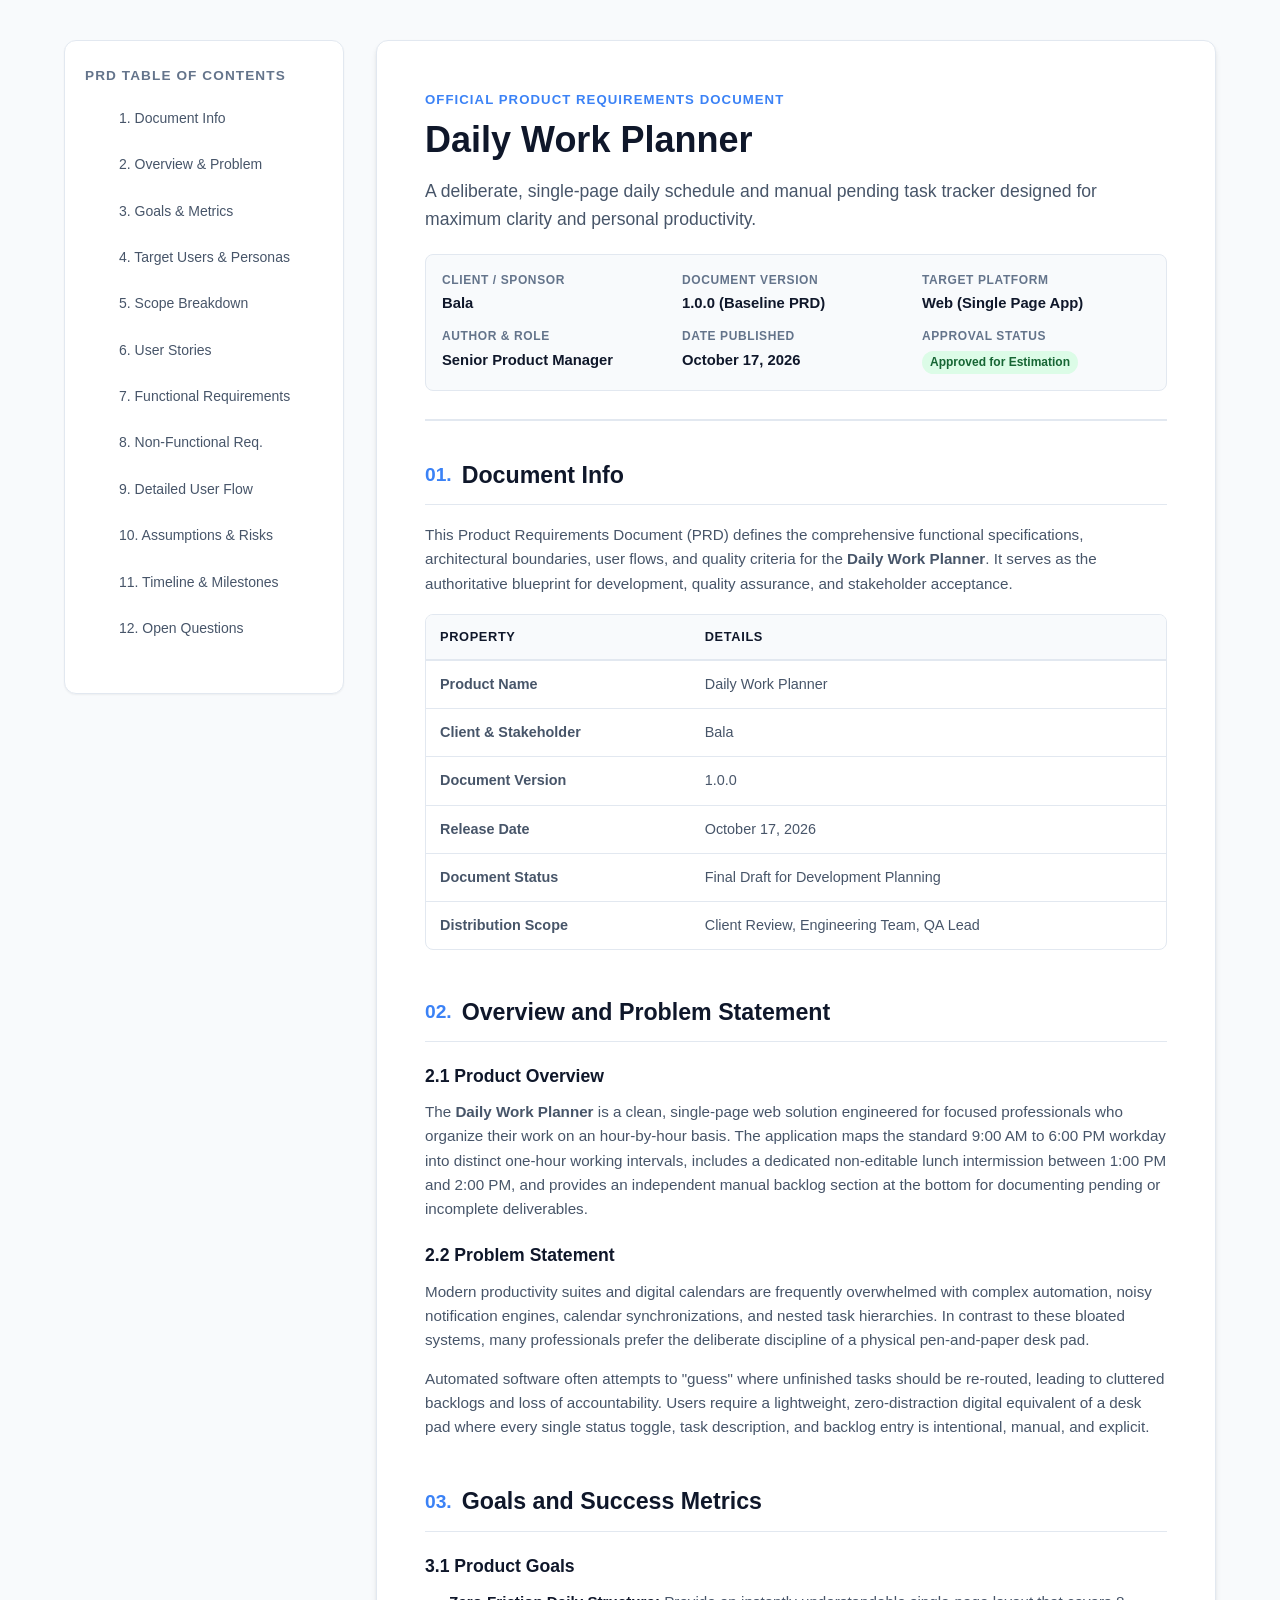
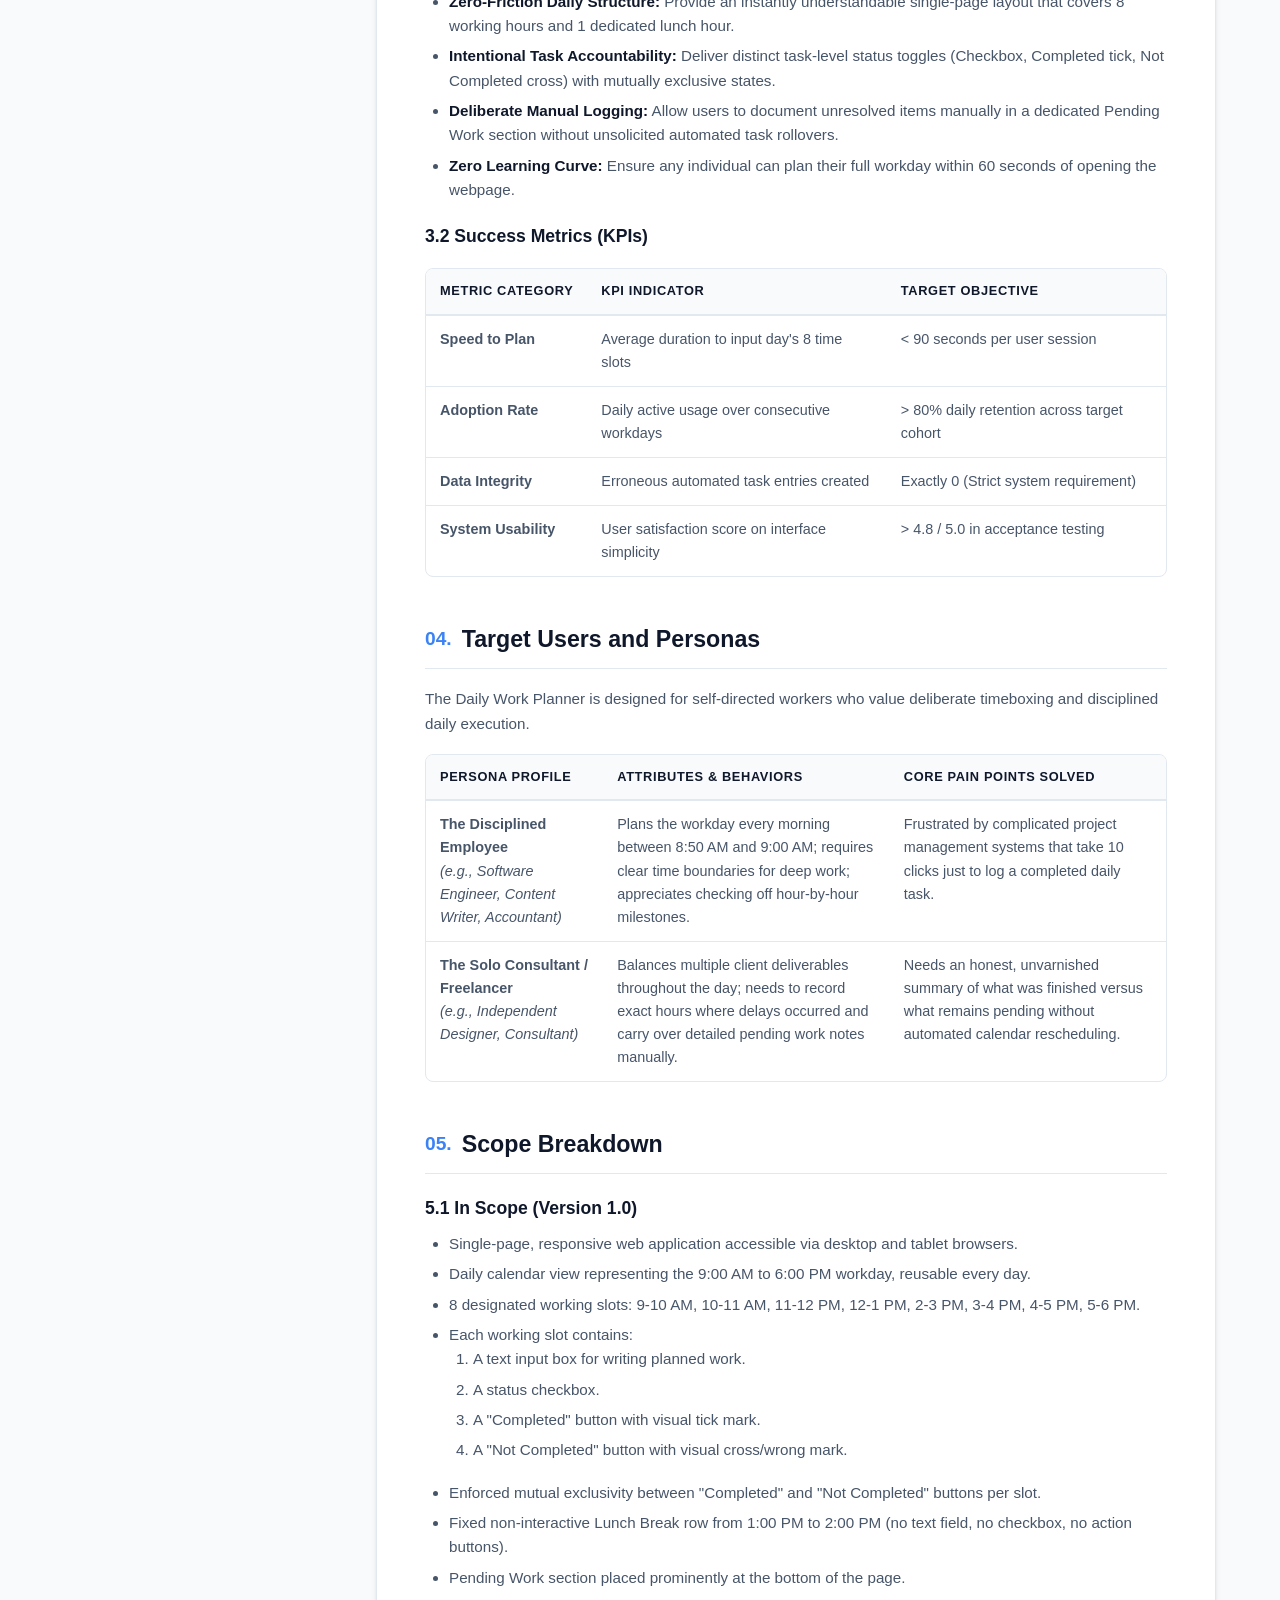
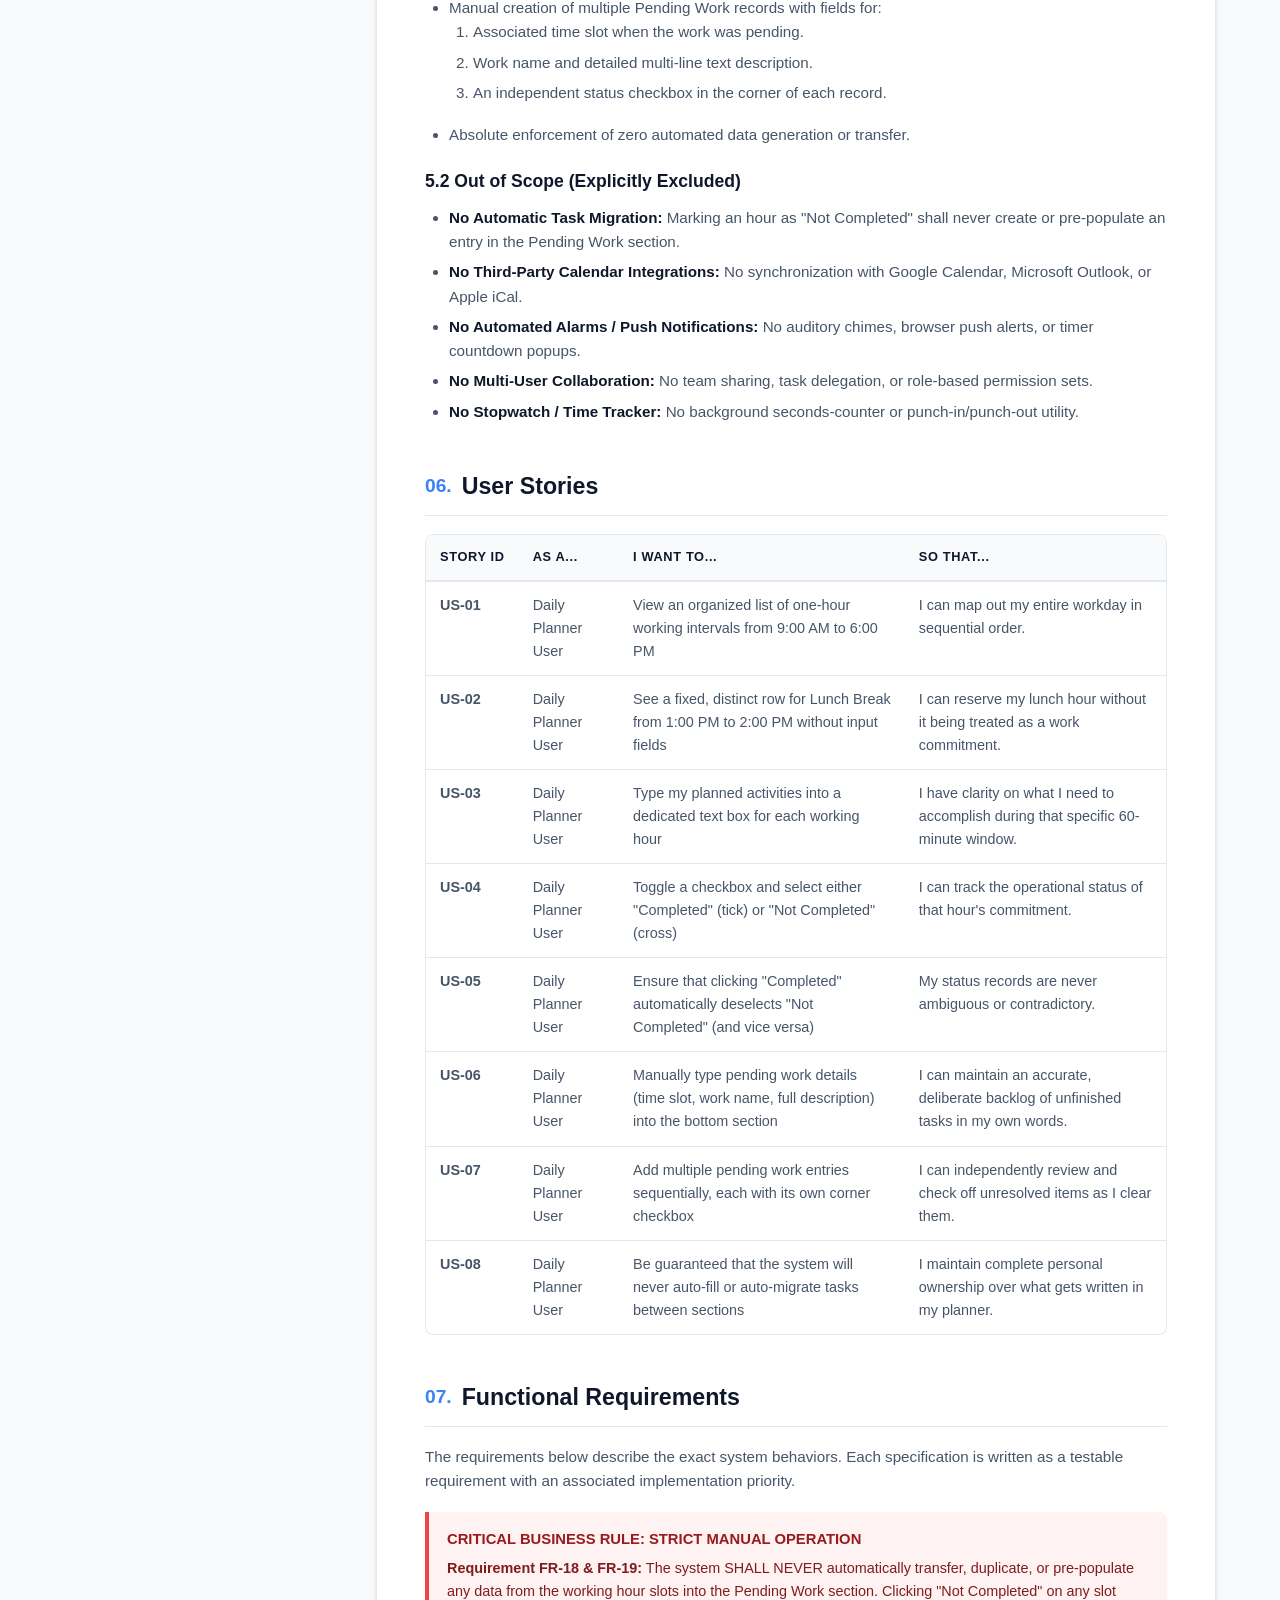
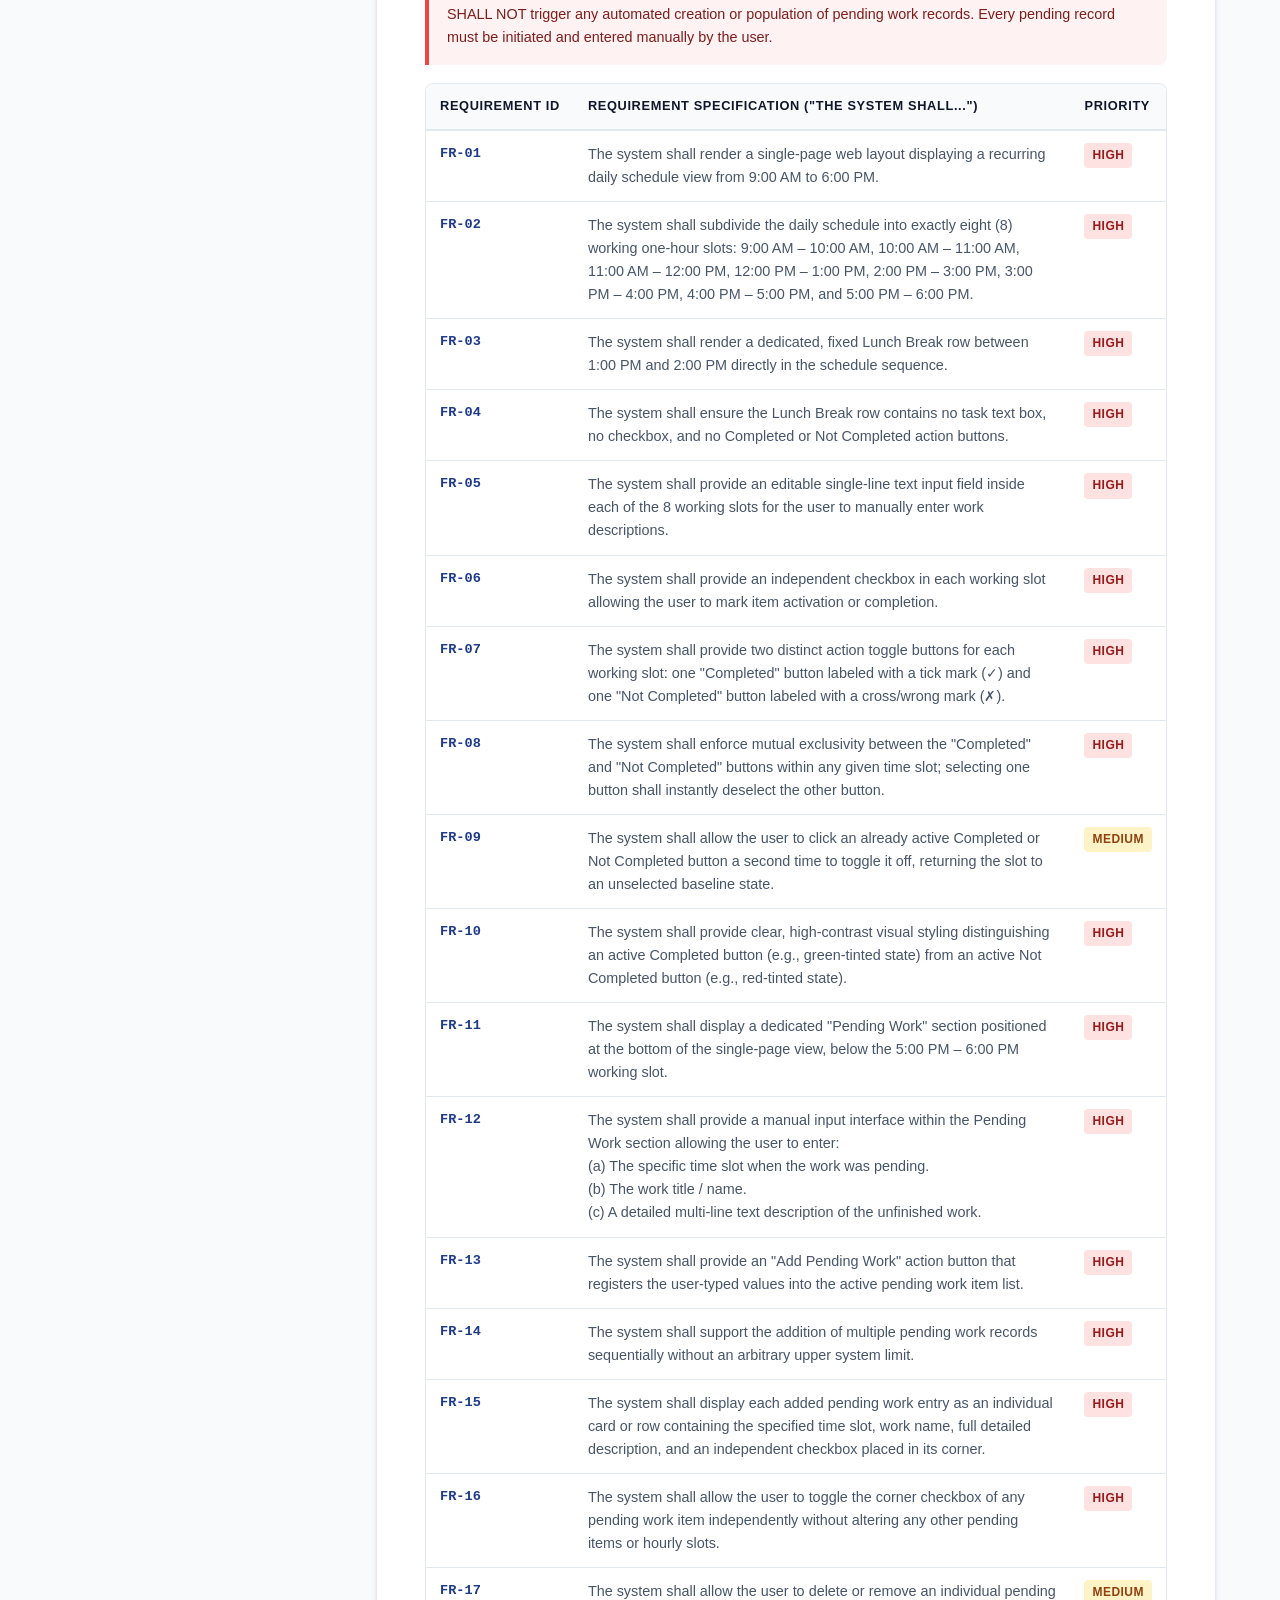
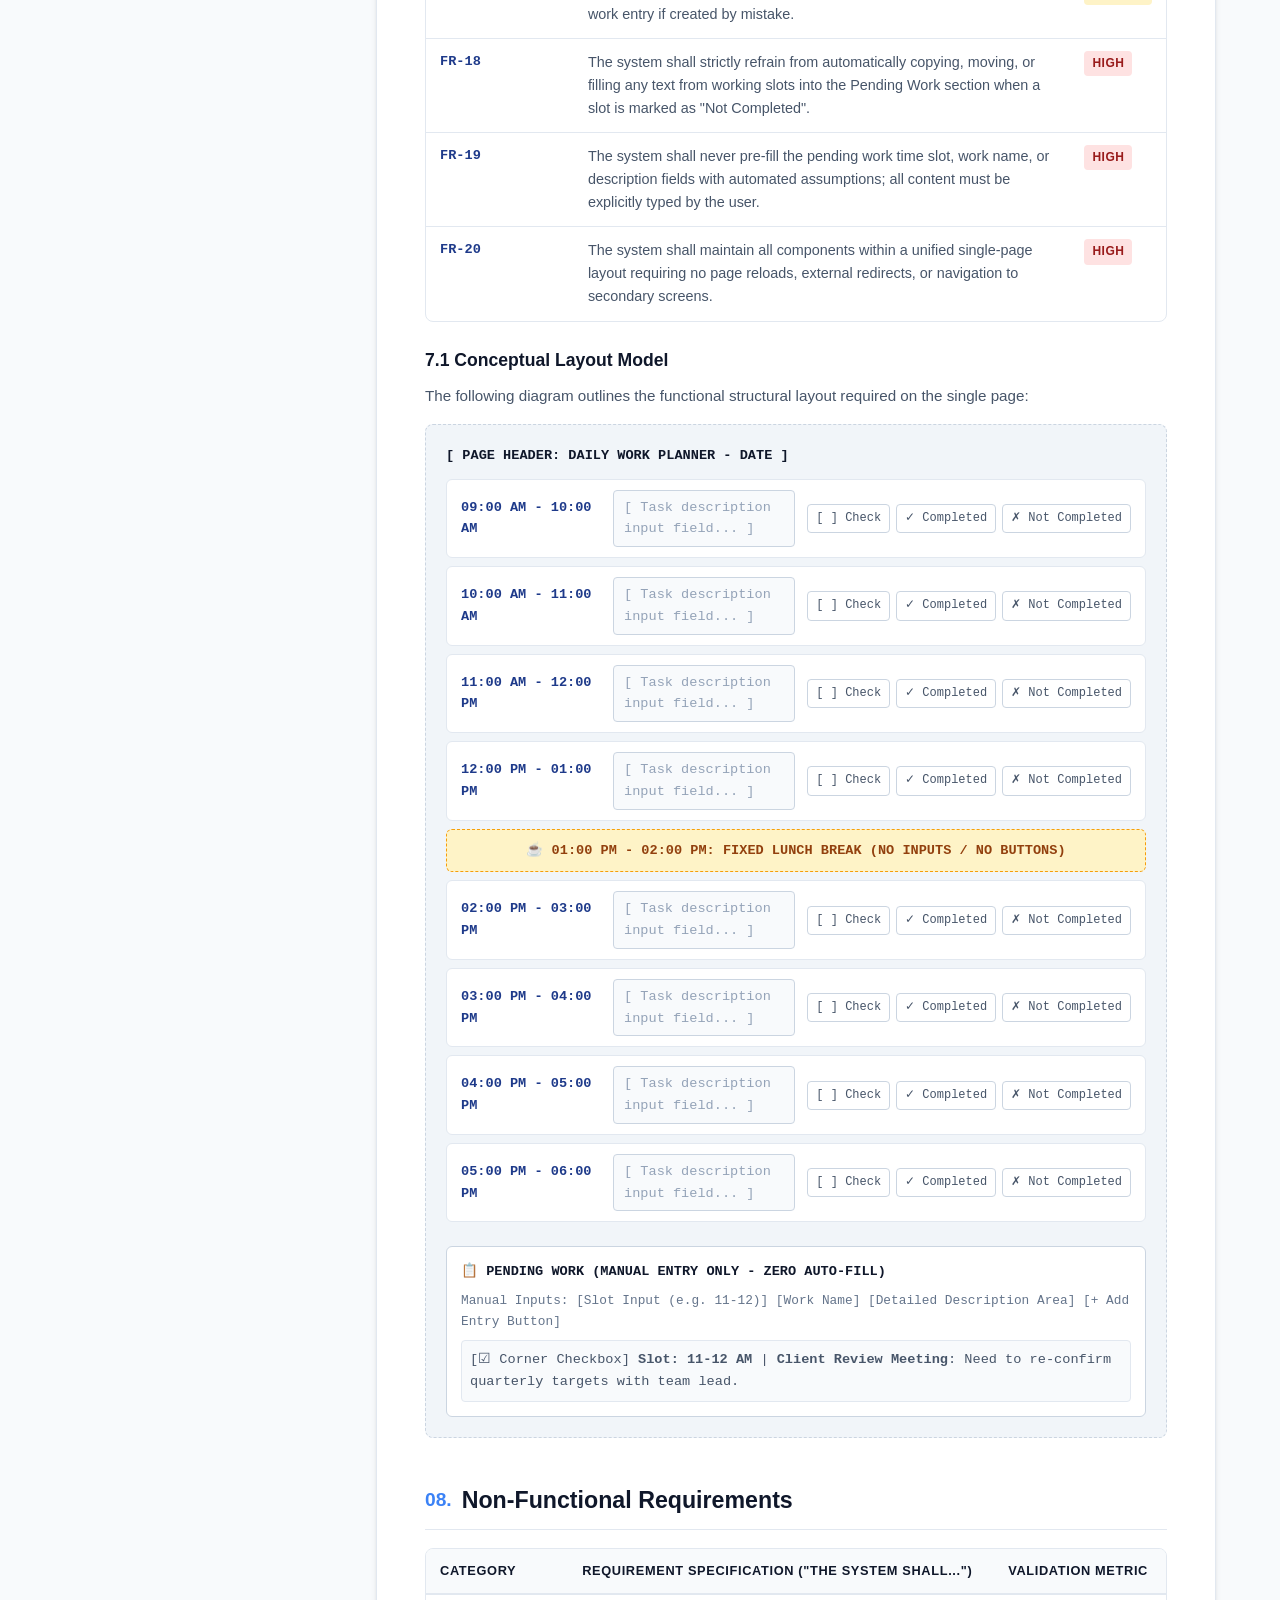
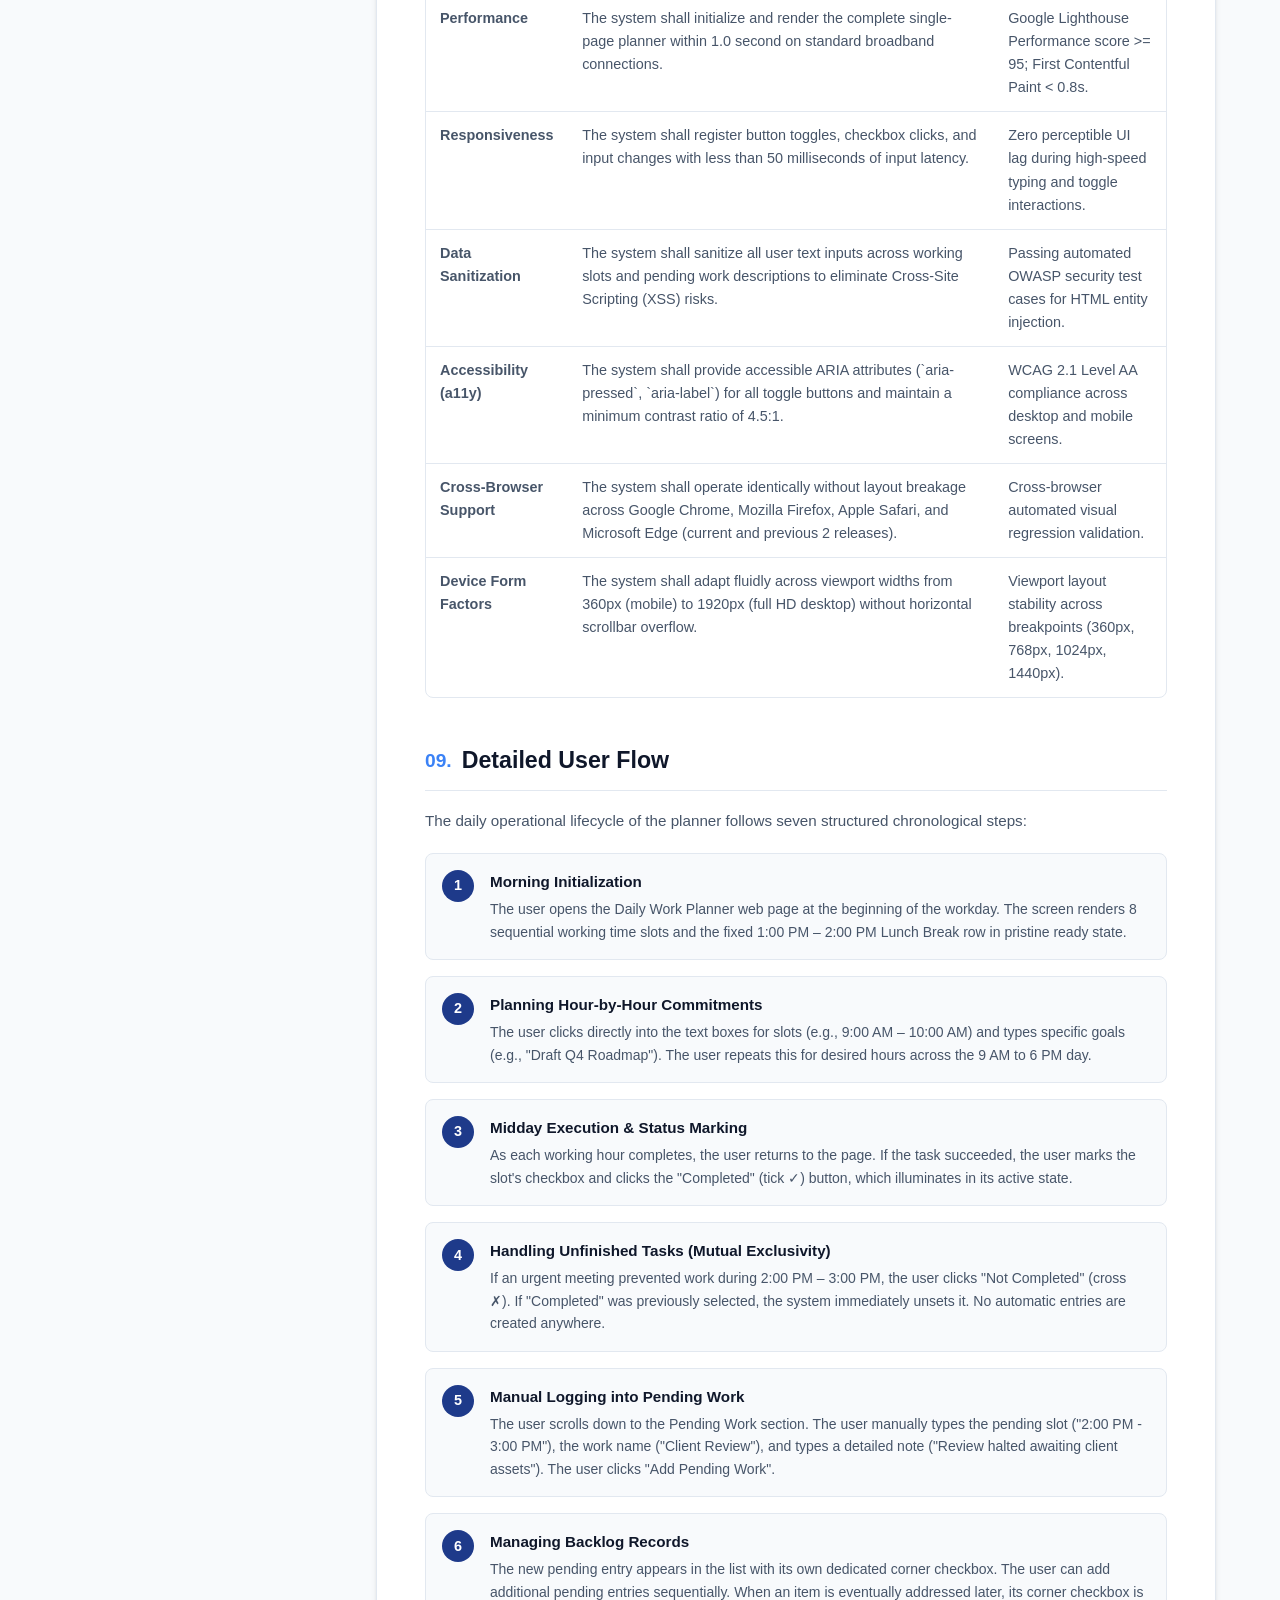
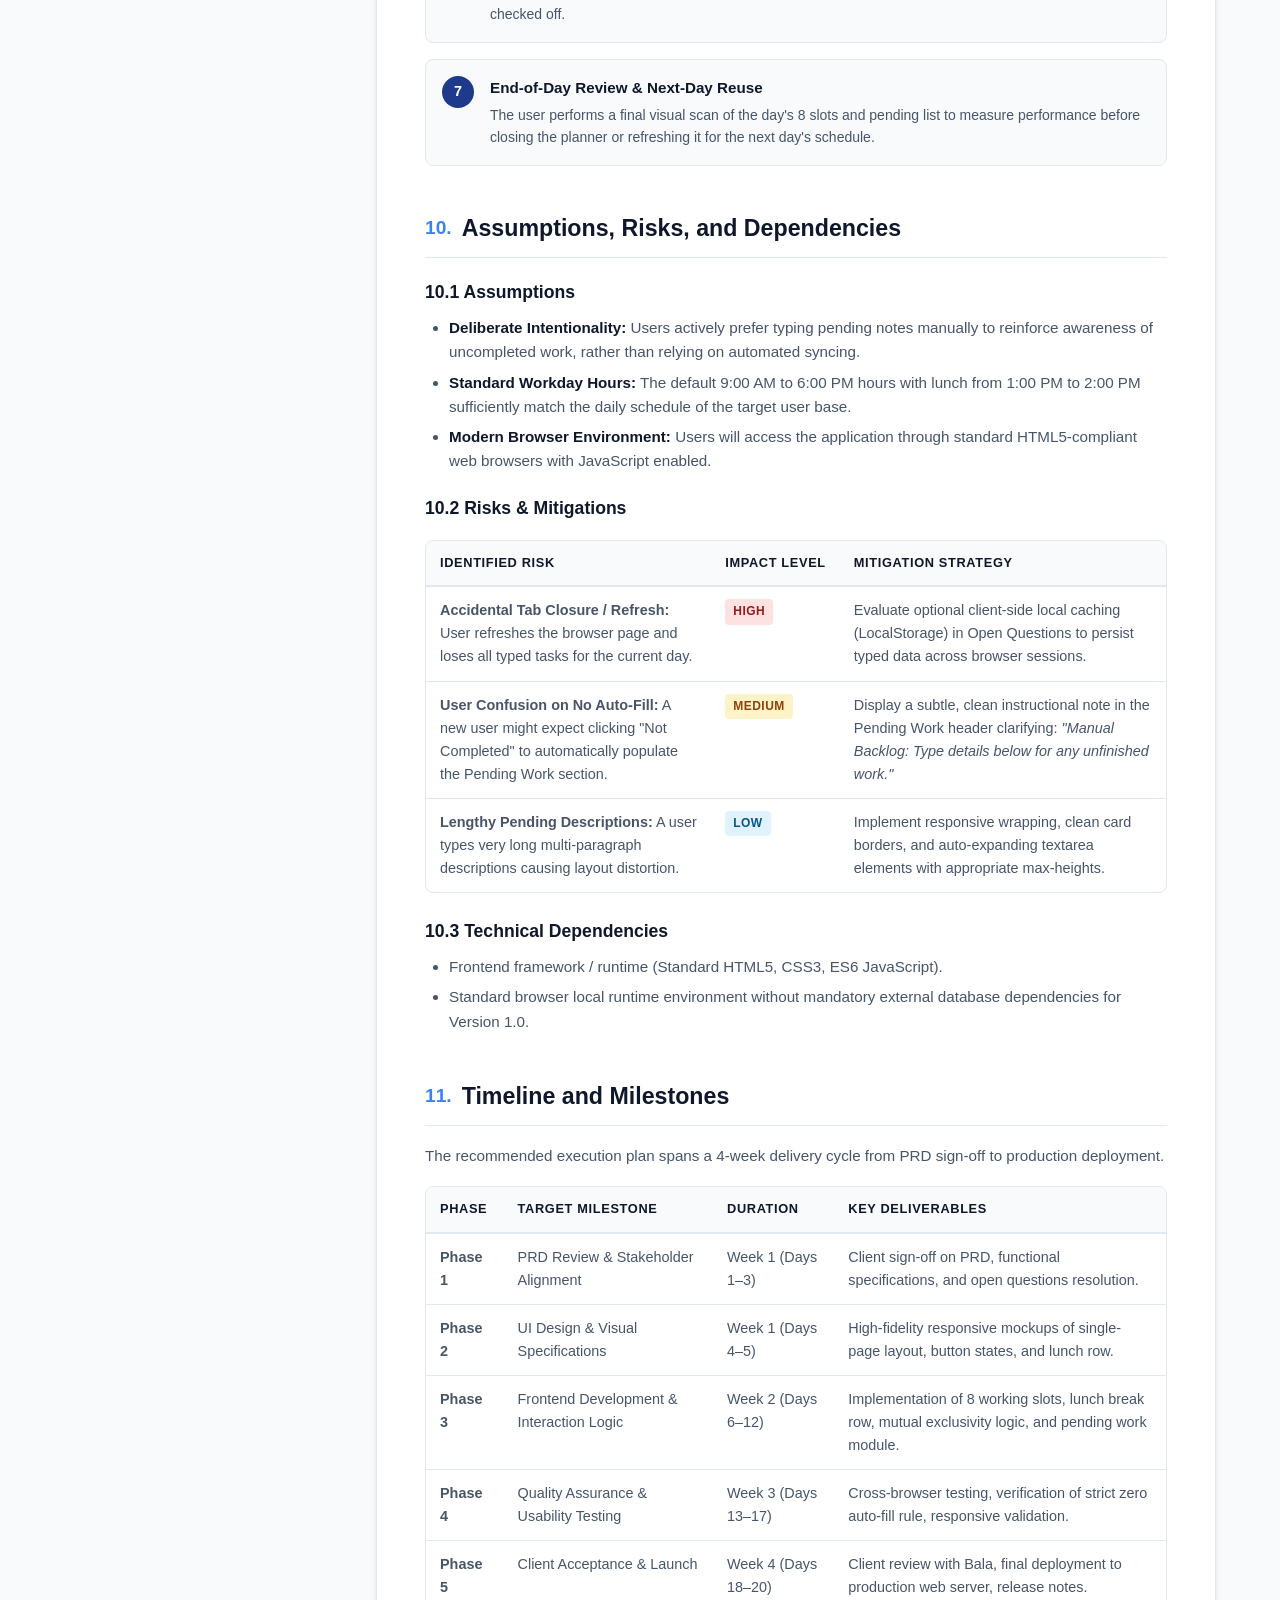
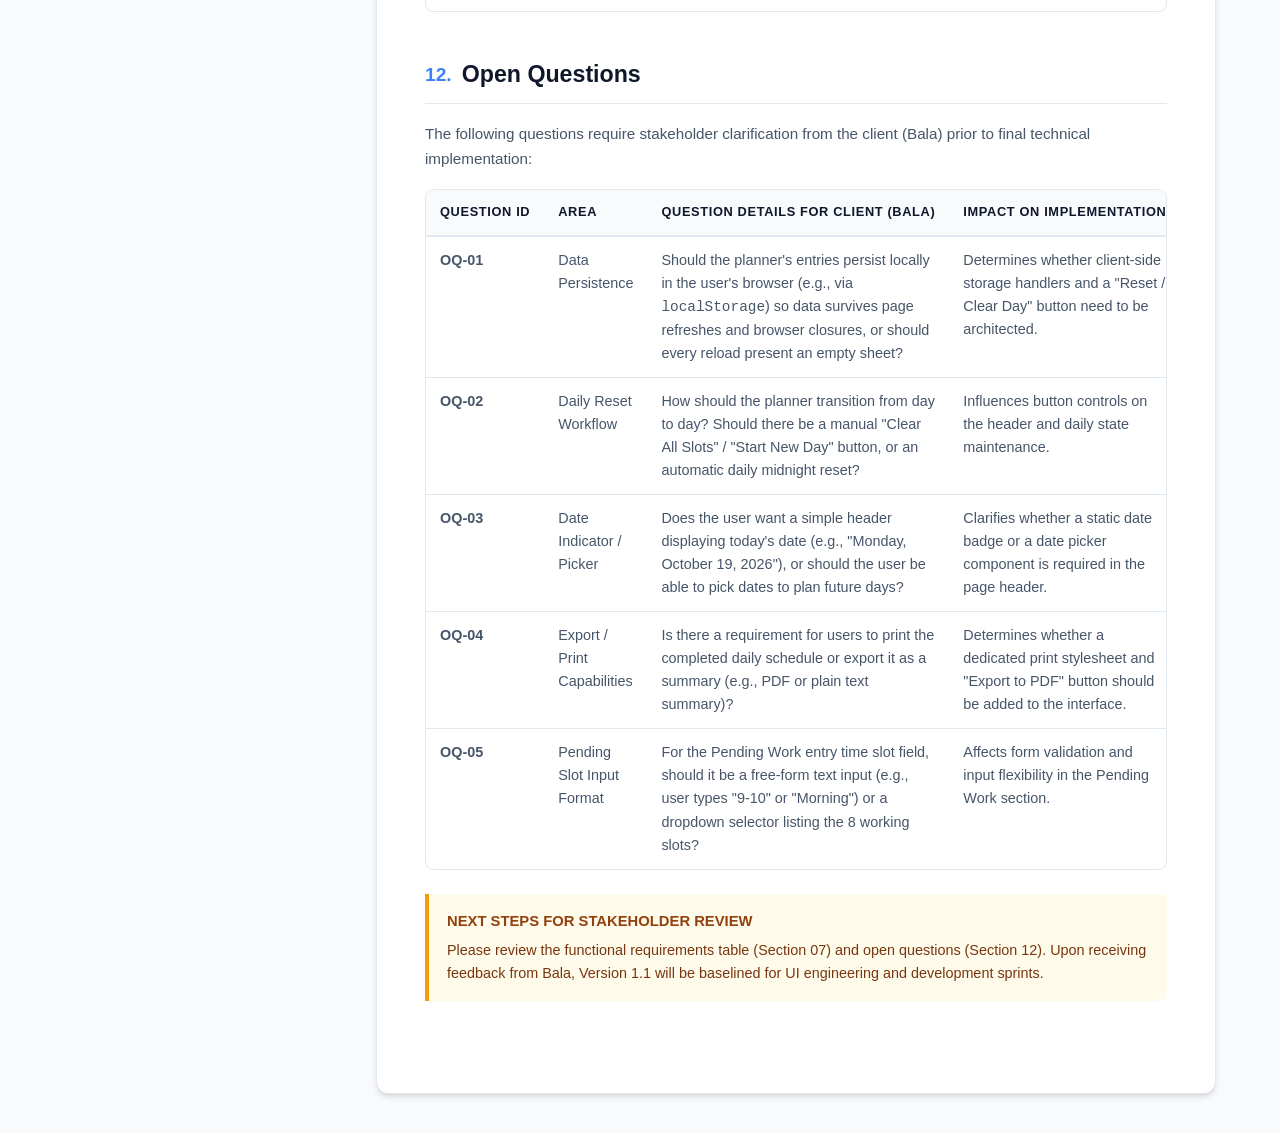
<file: extracted_prd.html>
<!DOCTYPE html>
<html lang="en">
<head>
  <meta charset="UTF-8">
  <meta name="viewport" content="width=device-width, initial-scale=1.0">
  <title>Product Requirements Document (PRD) - Daily Work Planner</title>
  <style>
    :root {
      --primary: #1e3a8a;
      --primary-light: #3b82f6;
      --primary-subtle: #eff6ff;
      --text-main: #0f172a;
      --text-muted: #475569;
      --text-light: #64748b;
      --bg-page: #f8fafc;
      --bg-card: #ffffff;
      --border: #e2e8f0;
      --border-dark: #cbd5e1;
      --badge-high-bg: #fee2e2;
      --badge-high-text: #991b1b;
      --badge-med-bg: #fef3c7;
      --badge-med-text: #92400e;
      --badge-low-bg: #e0f2fe;
      --badge-low-text: #075985;
      --badge-status-bg: #dcfce7;
      --badge-status-text: #166534;
      --callout-bg: #fffbeb;
      --callout-border: #f59e0b;
      --alert-bg: #fef2f2;
      --alert-border: #ef4444;
      --shadow-sm: 0 1px 2px 0 rgb(0 0 0 / 0.05);
      --shadow: 0 4px 6px -1px rgb(0 0 0 / 0.1), 0 2px 4px -2px rgb(0 0 0 / 0.1);
    }

    * {
      box-sizing: border-box;
      margin: 0;
      padding: 0;
    }

    body {
      font-family: -apple-system, BlinkMacSystemFont, "Segoe UI", Roboto, Oxygen, Ubuntu, Cantarell, "Helvetica Neue", Arial, sans-serif;
      line-height: 1.6;
      color: var(--text-main);
      background-color: var(--bg-page);
      padding: 0;
      margin: 0;
    }

    .doc-container {
      max-width: 1200px;
      margin: 0 auto;
      display: flex;
      gap: 32px;
      padding: 40px 24px;
    }

    /* Sticky Sidebar Navigation */
    .sidebar {
      width: 280px;
      flex-shrink: 0;
    }

    .toc-card {
      position: sticky;
      top: 32px;
      background: var(--bg-card);
      border: 1px solid var(--border);
      border-radius: 12px;
      padding: 24px 20px;
      box-shadow: var(--shadow-sm);
      max-height: calc(100vh - 64px);
      overflow-y: auto;
    }

    .toc-title {
      font-size: 0.85rem;
      text-transform: uppercase;
      letter-spacing: 0.08em;
      color: var(--text-light);
      font-weight: 700;
      margin-bottom: 14px;
    }

    .toc-list {
      list-style: none;
      display: flex;
      flex-direction: column;
      gap: 6px;
    }

    .toc-list a {
      color: var(--text-muted);
      text-decoration: none;
      font-size: 0.875rem;
      padding: 6px 10px;
      border-radius: 6px;
      display: block;
      transition: all 0.15s ease-in-out;
    }

    .toc-list a:hover {
      color: var(--primary);
      background-color: var(--primary-subtle);
      font-weight: 500;
    }

    /* Main Content Area */
    .content {
      flex: 1;
      min-width: 0;
      background: var(--bg-card);
      border: 1px solid var(--border);
      border-radius: 12px;
      padding: 48px;
      box-shadow: var(--shadow);
    }

    /* Header Banner */
    .doc-header {
      border-bottom: 2px solid var(--border);
      padding-bottom: 28px;
      margin-bottom: 36px;
    }

    .doc-category {
      font-size: 0.825rem;
      text-transform: uppercase;
      letter-spacing: 0.08em;
      color: var(--primary-light);
      font-weight: 700;
      margin-bottom: 8px;
    }

    .doc-title {
      font-size: 2.25rem;
      font-weight: 800;
      color: var(--text-main);
      line-height: 1.2;
      margin-bottom: 16px;
    }

    .doc-subtitle {
      font-size: 1.1rem;
      color: var(--text-muted);
      margin-bottom: 20px;
    }

    /* Meta Badges / Pill Grid */
    .meta-grid {
      display: grid;
      grid-template-columns: repeat(auto-fit, minmax(180px, 1fr));
      gap: 12px;
      margin-top: 20px;
      padding: 16px;
      background-color: var(--bg-page);
      border: 1px solid var(--border);
      border-radius: 8px;
    }

    .meta-item {
      display: flex;
      flex-direction: column;
    }

    .meta-label {
      font-size: 0.75rem;
      text-transform: uppercase;
      letter-spacing: 0.05em;
      color: var(--text-light);
      font-weight: 600;
    }

    .meta-value {
      font-size: 0.925rem;
      font-weight: 600;
      color: var(--text-main);
      margin-top: 2px;
    }

    .status-badge {
      display: inline-block;
      padding: 2px 8px;
      border-radius: 9999px;
      font-size: 0.75rem;
      font-weight: 700;
      background: var(--badge-status-bg);
      color: var(--badge-status-text);
      width: fit-content;
      margin-top: 4px;
    }

    /* Section Styles */
    section {
      margin-bottom: 44px;
      scroll-margin-top: 32px;
    }

    h2 {
      font-size: 1.45rem;
      font-weight: 700;
      color: var(--text-main);
      border-bottom: 1px solid var(--border);
      padding-bottom: 10px;
      margin-bottom: 18px;
      display: flex;
      align-items: center;
      gap: 10px;
    }

    h2 .section-num {
      color: var(--primary-light);
      font-size: 1.2rem;
    }

    h3 {
      font-size: 1.1rem;
      font-weight: 600;
      color: var(--text-main);
      margin: 20px 0 10px 0;
    }

    p {
      color: var(--text-muted);
      margin-bottom: 14px;
      font-size: 0.95rem;
    }

    ul, ol {
      color: var(--text-muted);
      margin: 0 0 18px 24px;
      font-size: 0.95rem;
    }

    li {
      margin-bottom: 6px;
    }

    li strong {
      color: var(--text-main);
    }

    /* Tables */
    .table-container {
      width: 100%;
      overflow-x: auto;
      margin: 18px 0 24px 0;
      border: 1px solid var(--border);
      border-radius: 8px;
    }

    table {
      width: 100%;
      border-collapse: collapse;
      font-size: 0.9rem;
      text-align: left;
    }

    thead {
      background-color: var(--bg-page);
      border-bottom: 2px solid var(--border);
    }

    th {
      padding: 12px 14px;
      font-weight: 700;
      color: var(--text-main);
      font-size: 0.8rem;
      text-transform: uppercase;
      letter-spacing: 0.05em;
      white-space: nowrap;
    }

    td {
      padding: 12px 14px;
      border-bottom: 1px solid var(--border);
      color: var(--text-muted);
      vertical-align: top;
    }

    tr:last-child td {
      border-bottom: none;
    }

    tr:hover td {
      background-color: #fcfdfe;
    }

    .req-id {
      font-family: ui-monospace, SFMono-Regular, Menlo, Monaco, Consolas, monospace;
      font-weight: 700;
      color: var(--primary);
      font-size: 0.85rem;
      white-space: nowrap;
    }

    /* Priority Badges */
    .badge {
      display: inline-block;
      padding: 3px 8px;
      border-radius: 4px;
      font-size: 0.75rem;
      font-weight: 700;
      text-transform: uppercase;
      letter-spacing: 0.04em;
    }

    .badge-high {
      background-color: var(--badge-high-bg);
      color: var(--badge-high-text);
    }

    .badge-med {
      background-color: var(--badge-med-bg);
      color: var(--badge-med-text);
    }

    .badge-low {
      background-color: var(--badge-low-bg);
      color: var(--badge-low-text);
    }

    /* Notice / Callout Boxes */
    .callout {
      border-left: 4px solid var(--callout-border);
      background-color: var(--callout-bg);
      padding: 16px 18px;
      border-radius: 0 8px 8px 0;
      margin: 18px 0;
    }

    .callout-title {
      font-weight: 700;
      color: #92400e;
      margin-bottom: 6px;
      font-size: 0.925rem;
    }

    .callout p {
      margin: 0;
      color: #78350f;
      font-size: 0.9rem;
    }

    .alert-box {
      border-left: 4px solid var(--alert-border);
      background-color: var(--alert-bg);
      padding: 16px 18px;
      border-radius: 0 8px 8px 0;
      margin: 18px 0;
    }

    .alert-title {
      font-weight: 700;
      color: var(--badge-high-text);
      margin-bottom: 6px;
      font-size: 0.925rem;
    }

    .alert-box p {
      margin: 0;
      color: #7f1d1d;
      font-size: 0.9rem;
    }

    /* Flow Steps */
    .flow-steps {
      display: flex;
      flex-direction: column;
      gap: 16px;
      margin: 20px 0;
    }

    .flow-card {
      display: flex;
      gap: 16px;
      padding: 16px;
      background: var(--bg-page);
      border: 1px solid var(--border);
      border-radius: 8px;
    }

    .flow-index {
      width: 32px;
      height: 32px;
      background: var(--primary);
      color: #ffffff;
      border-radius: 50%;
      display: flex;
      align-items: center;
      justify-content: center;
      font-weight: 700;
      font-size: 0.9rem;
      flex-shrink: 0;
    }

    .flow-details h4 {
      font-size: 0.95rem;
      font-weight: 700;
      color: var(--text-main);
      margin-bottom: 4px;
    }

    .flow-details p {
      margin: 0;
      font-size: 0.875rem;
      color: var(--text-muted);
    }

    /* Wireframe Preview Conceptual Layout */
    .wireframe-box {
      background: #f1f5f9;
      border: 1px dashed var(--border-dark);
      border-radius: 8px;
      padding: 20px;
      margin: 16px 0;
      font-family: ui-monospace, monospace;
      font-size: 0.85rem;
      color: var(--text-muted);
    }

    .wireframe-row {
      display: flex;
      align-items: center;
      gap: 12px;
      background: #ffffff;
      border: 1px solid var(--border);
      border-radius: 6px;
      padding: 10px 14px;
      margin-bottom: 8px;
    }

    .wf-time {
      width: 140px;
      font-weight: bold;
      color: var(--primary);
    }

    .wf-input {
      flex: 1;
      background: #f8fafc;
      border: 1px solid #cbd5e1;
      padding: 6px 10px;
      border-radius: 4px;
      color: #94a3b8;
    }

    .wf-actions {
      display: flex;
      gap: 6px;
      align-items: center;
    }

    .wf-btn {
      padding: 4px 8px;
      border-radius: 4px;
      border: 1px solid #cbd5e1;
      background: #ffffff;
      font-size: 0.75rem;
    }

    .wf-lunch {
      background: #fef3c7;
      border: 1px dashed #f59e0b;
      justify-content: center;
      font-weight: 600;
      color: #92400e;
    }

    /* Print Styles */
    @media print {
      body {
        background: #ffffff;
      }

      .doc-container {
        padding: 0;
        max-width: 100%;
        display: block;
      }

      .sidebar {
        display: none;
      }

      .content {
        border: none;
        box-shadow: none;
        padding: 0;
      }

      section {
        page-break-inside: avoid;
      }
    }

    /* Responsive adjustments */
    @media (max-width: 900px) {
      .doc-container {
        flex-direction: column;
        padding: 20px 16px;
      }

      .sidebar {
        width: 100%;
      }

      .toc-card {
        position: static;
        max-height: none;
      }

      .content {
        padding: 24px 18px;
      }

      .doc-title {
        font-size: 1.75rem;
      }
    }
  </style>
</head>
<body>

  <div class="doc-container">
    <!-- Navigation Sidebar -->
    <aside class="sidebar">
      <nav class="toc-card">
        <div class="toc-title">PRD Table of Contents</div>
        <ul class="toc-list">
          <li><a href="#doc-info">1. Document Info</a></li>
          <li><a href="#overview">2. Overview & Problem</a></li>
          <li><a href="#goals">3. Goals & Metrics</a></li>
          <li><a href="#personas">4. Target Users & Personas</a></li>
          <li><a href="#scope">5. Scope Breakdown</a></li>
          <li><a href="#user-stories">6. User Stories</a></li>
          <li><a href="#functional-requirements">7. Functional Requirements</a></li>
          <li><a href="#non-functional-requirements">8. Non-Functional Req.</a></li>
          <li><a href="#user-flow">9. Detailed User Flow</a></li>
          <li><a href="#assumptions-risks">10. Assumptions & Risks</a></li>
          <li><a href="#timeline">11. Timeline & Milestones</a></li>
          <li><a href="#open-questions">12. Open Questions</a></li>
        </ul>
      </nav>
    </aside>

    <!-- Main PRD Document -->
    <main class="content">
      
      <!-- Header Banner -->
      <header class="doc-header">
        <div class="doc-category">Official Product Requirements Document</div>
        <h1 class="doc-title">Daily Work Planner</h1>
        <p class="doc-subtitle">A deliberate, single-page daily schedule and manual pending task tracker designed for maximum clarity and personal productivity.</p>
        
        <div class="meta-grid">
          <div class="meta-item">
            <span class="meta-label">Client / Sponsor</span>
            <span class="meta-value">Bala</span>
          </div>
          <div class="meta-item">
            <span class="meta-label">Document Version</span>
            <span class="meta-value">1.0.0 (Baseline PRD)</span>
          </div>
          <div class="meta-item">
            <span class="meta-label">Target Platform</span>
            <span class="meta-value">Web (Single Page App)</span>
          </div>
          <div class="meta-item">
            <span class="meta-label">Author & Role</span>
            <span class="meta-value">Senior Product Manager</span>
          </div>
          <div class="meta-item">
            <span class="meta-label">Date Published</span>
            <span class="meta-value">October 17, 2026</span>
          </div>
          <div class="meta-item">
            <span class="meta-label">Approval Status</span>
            <span class="status-badge">Approved for Estimation</span>
          </div>
        </div>
      </header>

      <!-- Section 1: Document Info -->
      <section id="doc-info">
        <h2><span class="section-num">01.</span> Document Info</h2>
        <p>This Product Requirements Document (PRD) defines the comprehensive functional specifications, architectural boundaries, user flows, and quality criteria for the <strong>Daily Work Planner</strong>. It serves as the authoritative blueprint for development, quality assurance, and stakeholder acceptance.</p>
        
        <div class="table-container">
          <table>
            <thead>
              <tr>
                <th>Property</th>
                <th>Details</th>
              </tr>
            </thead>
            <tbody>
              <tr>
                <td><strong>Product Name</strong></td>
                <td>Daily Work Planner</td>
              </tr>
              <tr>
                <td><strong>Client & Stakeholder</strong></td>
                <td>Bala</td>
              </tr>
              <tr>
                <td><strong>Document Version</strong></td>
                <td>1.0.0</td>
              </tr>
              <tr>
                <td><strong>Release Date</strong></td>
                <td>October 17, 2026</td>
              </tr>
              <tr>
                <td><strong>Document Status</strong></td>
                <td>Final Draft for Development Planning</td>
              </tr>
              <tr>
                <td><strong>Distribution Scope</strong></td>
                <td>Client Review, Engineering Team, QA Lead</td>
              </tr>
            </tbody>
          </table>
        </div>
      </section>

      <!-- Section 2: Overview and Problem Statement -->
      <section id="overview">
        <h2><span class="section-num">02.</span> Overview and Problem Statement</h2>
        <h3>2.1 Product Overview</h3>
        <p>The <strong>Daily Work Planner</strong> is a clean, single-page web solution engineered for focused professionals who organize their work on an hour-by-hour basis. The application maps the standard 9:00 AM to 6:00 PM workday into distinct one-hour working intervals, includes a dedicated non-editable lunch intermission between 1:00 PM and 2:00 PM, and provides an independent manual backlog section at the bottom for documenting pending or incomplete deliverables.</p>

        <h3>2.2 Problem Statement</h3>
        <p>Modern productivity suites and digital calendars are frequently overwhelmed with complex automation, noisy notification engines, calendar synchronizations, and nested task hierarchies. In contrast to these bloated systems, many professionals prefer the deliberate discipline of a physical pen-and-paper desk pad.</p>
        <p>Automated software often attempts to "guess" where unfinished tasks should be re-routed, leading to cluttered backlogs and loss of accountability. Users require a lightweight, zero-distraction digital equivalent of a desk pad where every single status toggle, task description, and backlog entry is intentional, manual, and explicit.</p>
      </section>

      <!-- Section 3: Goals and Success Metrics -->
      <section id="goals">
        <h2><span class="section-num">03.</span> Goals and Success Metrics</h2>
        <h3>3.1 Product Goals</h3>
        <ul>
          <li><strong>Zero-Friction Daily Structure:</strong> Provide an instantly understandable single-page layout that covers 8 working hours and 1 dedicated lunch hour.</li>
          <li><strong>Intentional Task Accountability:</strong> Deliver distinct task-level status toggles (Checkbox, Completed tick, Not Completed cross) with mutually exclusive states.</li>
          <li><strong>Deliberate Manual Logging:</strong> Allow users to document unresolved items manually in a dedicated Pending Work section without unsolicited automated task rollovers.</li>
          <li><strong>Zero Learning Curve:</strong> Ensure any individual can plan their full workday within 60 seconds of opening the webpage.</li>
        </ul>

        <h3>3.2 Success Metrics (KPIs)</h3>
        <div class="table-container">
          <table>
            <thead>
              <tr>
                <th>Metric Category</th>
                <th>KPI Indicator</th>
                <th>Target Objective</th>
              </tr>
            </thead>
            <tbody>
              <tr>
                <td><strong>Speed to Plan</strong></td>
                <td>Average duration to input day's 8 time slots</td>
                <td>&lt; 90 seconds per user session</td>
              </tr>
              <tr>
                <td><strong>Adoption Rate</strong></td>
                <td>Daily active usage over consecutive workdays</td>
                <td>&gt; 80% daily retention across target cohort</td>
              </tr>
              <tr>
                <td><strong>Data Integrity</strong></td>
                <td>Erroneous automated task entries created</td>
                <td>Exactly 0 (Strict system requirement)</td>
              </tr>
              <tr>
                <td><strong>System Usability</strong></td>
                <td>User satisfaction score on interface simplicity</td>
                <td>&gt; 4.8 / 5.0 in acceptance testing</td>
              </tr>
            </tbody>
          </table>
        </div>
      </section>

      <!-- Section 4: Target Users and Personas -->
      <section id="personas">
        <h2><span class="section-num">04.</span> Target Users and Personas</h2>
        <p>The Daily Work Planner is designed for self-directed workers who value deliberate timeboxing and disciplined daily execution.</p>

        <div class="table-container">
          <table>
            <thead>
              <tr>
                <th>Persona Profile</th>
                <th>Attributes & Behaviors</th>
                <th>Core Pain Points Solved</th>
              </tr>
            </thead>
            <tbody>
              <tr>
                <td><strong>The Disciplined Employee</strong><br><em>(e.g., Software Engineer, Content Writer, Accountant)</em></td>
                <td>Plans the workday every morning between 8:50 AM and 9:00 AM; requires clear time boundaries for deep work; appreciates checking off hour-by-hour milestones.</td>
                <td>Frustrated by complicated project management systems that take 10 clicks just to log a completed daily task.</td>
              </tr>
              <tr>
                <td><strong>The Solo Consultant / Freelancer</strong><br><em>(e.g., Independent Designer, Consultant)</em></td>
                <td>Balances multiple client deliverables throughout the day; needs to record exact hours where delays occurred and carry over detailed pending work notes manually.</td>
                <td>Needs an honest, unvarnished summary of what was finished versus what remains pending without automated calendar rescheduling.</td>
              </tr>
            </tbody>
          </table>
        </div>
      </section>

      <!-- Section 5: Scope Breakdown -->
      <section id="scope">
        <h2><span class="section-num">05.</span> Scope Breakdown</h2>

        <h3>5.1 In Scope (Version 1.0)</h3>
        <ul>
          <li>Single-page, responsive web application accessible via desktop and tablet browsers.</li>
          <li>Daily calendar view representing the 9:00 AM to 6:00 PM workday, reusable every day.</li>
          <li>8 designated working slots: 9-10 AM, 10-11 AM, 11-12 PM, 12-1 PM, 2-3 PM, 3-4 PM, 4-5 PM, 5-6 PM.</li>
          <li>Each working slot contains:
            <ol>
              <li>A text input box for writing planned work.</li>
              <li>A status checkbox.</li>
              <li>A "Completed" button with visual tick mark.</li>
              <li>A "Not Completed" button with visual cross/wrong mark.</li>
            </ol>
          </li>
          <li>Enforced mutual exclusivity between "Completed" and "Not Completed" buttons per slot.</li>
          <li>Fixed non-interactive Lunch Break row from 1:00 PM to 2:00 PM (no text field, no checkbox, no action buttons).</li>
          <li>Pending Work section placed prominently at the bottom of the page.</li>
          <li>Manual creation of multiple Pending Work records with fields for:
            <ol>
              <li>Associated time slot when the work was pending.</li>
              <li>Work name and detailed multi-line text description.</li>
              <li>An independent status checkbox in the corner of each record.</li>
            </ol>
          </li>
          <li>Absolute enforcement of zero automated data generation or transfer.</li>
        </ul>

        <h3>5.2 Out of Scope (Explicitly Excluded)</h3>
        <ul>
          <li><strong>No Automatic Task Migration:</strong> Marking an hour as "Not Completed" shall never create or pre-populate an entry in the Pending Work section.</li>
          <li><strong>No Third-Party Calendar Integrations:</strong> No synchronization with Google Calendar, Microsoft Outlook, or Apple iCal.</li>
          <li><strong>No Automated Alarms / Push Notifications:</strong> No auditory chimes, browser push alerts, or timer countdown popups.</li>
          <li><strong>No Multi-User Collaboration:</strong> No team sharing, task delegation, or role-based permission sets.</li>
          <li><strong>No Stopwatch / Time Tracker:</strong> No background seconds-counter or punch-in/punch-out utility.</li>
        </ul>
      </section>

      <!-- Section 6: User Stories -->
      <section id="user-stories">
        <h2><span class="section-num">06.</span> User Stories</h2>
        <div class="table-container">
          <table>
            <thead>
              <tr>
                <th>Story ID</th>
                <th>As A...</th>
                <th>I Want To...</th>
                <th>So That...</th>
              </tr>
            </thead>
            <tbody>
              <tr>
                <td><strong>US-01</strong></td>
                <td>Daily Planner User</td>
                <td>View an organized list of one-hour working intervals from 9:00 AM to 6:00 PM</td>
                <td>I can map out my entire workday in sequential order.</td>
              </tr>
              <tr>
                <td><strong>US-02</strong></td>
                <td>Daily Planner User</td>
                <td>See a fixed, distinct row for Lunch Break from 1:00 PM to 2:00 PM without input fields</td>
                <td>I can reserve my lunch hour without it being treated as a work commitment.</td>
              </tr>
              <tr>
                <td><strong>US-03</strong></td>
                <td>Daily Planner User</td>
                <td>Type my planned activities into a dedicated text box for each working hour</td>
                <td>I have clarity on what I need to accomplish during that specific 60-minute window.</td>
              </tr>
              <tr>
                <td><strong>US-04</strong></td>
                <td>Daily Planner User</td>
                <td>Toggle a checkbox and select either "Completed" (tick) or "Not Completed" (cross)</td>
                <td>I can track the operational status of that hour's commitment.</td>
              </tr>
              <tr>
                <td><strong>US-05</strong></td>
                <td>Daily Planner User</td>
                <td>Ensure that clicking "Completed" automatically deselects "Not Completed" (and vice versa)</td>
                <td>My status records are never ambiguous or contradictory.</td>
              </tr>
              <tr>
                <td><strong>US-06</strong></td>
                <td>Daily Planner User</td>
                <td>Manually type pending work details (time slot, work name, full description) into the bottom section</td>
                <td>I can maintain an accurate, deliberate backlog of unfinished tasks in my own words.</td>
              </tr>
              <tr>
                <td><strong>US-07</strong></td>
                <td>Daily Planner User</td>
                <td>Add multiple pending work entries sequentially, each with its own corner checkbox</td>
                <td>I can independently review and check off unresolved items as I clear them.</td>
              </tr>
              <tr>
                <td><strong>US-08</strong></td>
                <td>Daily Planner User</td>
                <td>Be guaranteed that the system will never auto-fill or auto-migrate tasks between sections</td>
                <td>I maintain complete personal ownership over what gets written in my planner.</td>
              </tr>
            </tbody>
          </table>
        </div>
      </section>

      <!-- Section 7: Functional Requirements -->
      <section id="functional-requirements">
        <h2><span class="section-num">07.</span> Functional Requirements</h2>
        <p>The requirements below describe the exact system behaviors. Each specification is written as a testable requirement with an associated implementation priority.</p>

        <div class="alert-box">
          <div class="alert-title">CRITICAL BUSINESS RULE: STRICT MANUAL OPERATION</div>
          <p><strong>Requirement FR-18 & FR-19:</strong> The system SHALL NEVER automatically transfer, duplicate, or pre-populate any data from the working hour slots into the Pending Work section. Clicking "Not Completed" on any slot SHALL NOT trigger any automated creation or population of pending work records. Every pending record must be initiated and entered manually by the user.</p>
        </div>

        <div class="table-container">
          <table>
            <thead>
              <tr>
                <th>Requirement ID</th>
                <th>Requirement Specification ("The system shall...")</th>
                <th>Priority</th>
              </tr>
            </thead>
            <tbody>
              <!-- Layout & Time Slots -->
              <tr>
                <td class="req-id">FR-01</td>
                <td>The system shall render a single-page web layout displaying a recurring daily schedule view from 9:00 AM to 6:00 PM.</td>
                <td><span class="badge badge-high">High</span></td>
              </tr>
              <tr>
                <td class="req-id">FR-02</td>
                <td>The system shall subdivide the daily schedule into exactly eight (8) working one-hour slots: 9:00 AM – 10:00 AM, 10:00 AM – 11:00 AM, 11:00 AM – 12:00 PM, 12:00 PM – 1:00 PM, 2:00 PM – 3:00 PM, 3:00 PM – 4:00 PM, 4:00 PM – 5:00 PM, and 5:00 PM – 6:00 PM.</td>
                <td><span class="badge badge-high">High</span></td>
              </tr>
              <tr>
                <td class="req-id">FR-03</td>
                <td>The system shall render a dedicated, fixed Lunch Break row between 1:00 PM and 2:00 PM directly in the schedule sequence.</td>
                <td><span class="badge badge-high">High</span></td>
              </tr>
              <tr>
                <td class="req-id">FR-04</td>
                <td>The system shall ensure the Lunch Break row contains no task text box, no checkbox, and no Completed or Not Completed action buttons.</td>
                <td><span class="badge badge-high">High</span></td>
              </tr>

              <!-- Working Slot Controls -->
              <tr>
                <td class="req-id">FR-05</td>
                <td>The system shall provide an editable single-line text input field inside each of the 8 working slots for the user to manually enter work descriptions.</td>
                <td><span class="badge badge-high">High</span></td>
              </tr>
              <tr>
                <td class="req-id">FR-06</td>
                <td>The system shall provide an independent checkbox in each working slot allowing the user to mark item activation or completion.</td>
                <td><span class="badge badge-high">High</span></td>
              </tr>
              <tr>
                <td class="req-id">FR-07</td>
                <td>The system shall provide two distinct action toggle buttons for each working slot: one "Completed" button labeled with a tick mark (✓) and one "Not Completed" button labeled with a cross/wrong mark (✗).</td>
                <td><span class="badge badge-high">High</span></td>
              </tr>
              <tr>
                <td class="req-id">FR-08</td>
                <td>The system shall enforce mutual exclusivity between the "Completed" and "Not Completed" buttons within any given time slot; selecting one button shall instantly deselect the other button.</td>
                <td><span class="badge badge-high">High</span></td>
              </tr>
              <tr>
                <td class="req-id">FR-09</td>
                <td>The system shall allow the user to click an already active Completed or Not Completed button a second time to toggle it off, returning the slot to an unselected baseline state.</td>
                <td><span class="badge badge-med">Medium</span></td>
              </tr>
              <tr>
                <td class="req-id">FR-10</td>
                <td>The system shall provide clear, high-contrast visual styling distinguishing an active Completed button (e.g., green-tinted state) from an active Not Completed button (e.g., red-tinted state).</td>
                <td><span class="badge badge-high">High</span></td>
              </tr>

              <!-- Pending Work Section -->
              <tr>
                <td class="req-id">FR-11</td>
                <td>The system shall display a dedicated "Pending Work" section positioned at the bottom of the single-page view, below the 5:00 PM – 6:00 PM working slot.</td>
                <td><span class="badge badge-high">High</span></td>
              </tr>
              <tr>
                <td class="req-id">FR-12</td>
                <td>The system shall provide a manual input interface within the Pending Work section allowing the user to enter:
                  <br>(a) The specific time slot when the work was pending.
                  <br>(b) The work title / name.
                  <br>(c) A detailed multi-line text description of the unfinished work.
                </td>
                <td><span class="badge badge-high">High</span></td>
              </tr>
              <tr>
                <td class="req-id">FR-13</td>
                <td>The system shall provide an "Add Pending Work" action button that registers the user-typed values into the active pending work item list.</td>
                <td><span class="badge badge-high">High</span></td>
              </tr>
              <tr>
                <td class="req-id">FR-14</td>
                <td>The system shall support the addition of multiple pending work records sequentially without an arbitrary upper system limit.</td>
                <td><span class="badge badge-high">High</span></td>
              </tr>
              <tr>
                <td class="req-id">FR-15</td>
                <td>The system shall display each added pending work entry as an individual card or row containing the specified time slot, work name, full detailed description, and an independent checkbox placed in its corner.</td>
                <td><span class="badge badge-high">High</span></td>
              </tr>
              <tr>
                <td class="req-id">FR-16</td>
                <td>The system shall allow the user to toggle the corner checkbox of any pending work item independently without altering any other pending items or hourly slots.</td>
                <td><span class="badge badge-high">High</span></td>
              </tr>
              <tr>
                <td class="req-id">FR-17</td>
                <td>The system shall allow the user to delete or remove an individual pending work entry if created by mistake.</td>
                <td><span class="badge badge-med">Medium</span></td>
              </tr>

              <!-- Strict Manual Integrity Requirements -->
              <tr>
                <td class="req-id">FR-18</td>
                <td>The system shall strictly refrain from automatically copying, moving, or filling any text from working slots into the Pending Work section when a slot is marked as "Not Completed".</td>
                <td><span class="badge badge-high">High</span></td>
              </tr>
              <tr>
                <td class="req-id">FR-19</td>
                <td>The system shall never pre-fill the pending work time slot, work name, or description fields with automated assumptions; all content must be explicitly typed by the user.</td>
                <td><span class="badge badge-high">High</span></td>
              </tr>
              <tr>
                <td class="req-id">FR-20</td>
                <td>The system shall maintain all components within a unified single-page layout requiring no page reloads, external redirects, or navigation to secondary screens.</td>
                <td><span class="badge badge-high">High</span></td>
              </tr>
            </tbody>
          </table>
        </div>

        <h3>7.1 Conceptual Layout Model</h3>
        <p>The following diagram outlines the functional structural layout required on the single page:</p>
        
        <div class="wireframe-box">
          <div style="font-weight: bold; margin-bottom: 12px; color: var(--text-main);">[ PAGE HEADER: DAILY WORK PLANNER - DATE ]</div>
          
          <div class="wireframe-row">
            <span class="wf-time">09:00 AM - 10:00 AM</span>
            <span class="wf-input">[ Task description input field... ]</span>
            <div class="wf-actions">
              <span class="wf-btn">[ ] Check</span>
              <span class="wf-btn">✓ Completed</span>
              <span class="wf-btn">✗ Not Completed</span>
            </div>
          </div>

          <div class="wireframe-row">
            <span class="wf-time">10:00 AM - 11:00 AM</span>
            <span class="wf-input">[ Task description input field... ]</span>
            <div class="wf-actions">
              <span class="wf-btn">[ ] Check</span>
              <span class="wf-btn">✓ Completed</span>
              <span class="wf-btn">✗ Not Completed</span>
            </div>
          </div>

          <div class="wireframe-row">
            <span class="wf-time">11:00 AM - 12:00 PM</span>
            <span class="wf-input">[ Task description input field... ]</span>
            <div class="wf-actions">
              <span class="wf-btn">[ ] Check</span>
              <span class="wf-btn">✓ Completed</span>
              <span class="wf-btn">✗ Not Completed</span>
            </div>
          </div>

          <div class="wireframe-row">
            <span class="wf-time">12:00 PM - 01:00 PM</span>
            <span class="wf-input">[ Task description input field... ]</span>
            <div class="wf-actions">
              <span class="wf-btn">[ ] Check</span>
              <span class="wf-btn">✓ Completed</span>
              <span class="wf-btn">✗ Not Completed</span>
            </div>
          </div>

          <div class="wireframe-row wf-lunch">
            ☕ 01:00 PM - 02:00 PM: FIXED LUNCH BREAK (NO INPUTS / NO BUTTONS)
          </div>

          <div class="wireframe-row">
            <span class="wf-time">02:00 PM - 03:00 PM</span>
            <span class="wf-input">[ Task description input field... ]</span>
            <div class="wf-actions">
              <span class="wf-btn">[ ] Check</span>
              <span class="wf-btn">✓ Completed</span>
              <span class="wf-btn">✗ Not Completed</span>
            </div>
          </div>

          <div class="wireframe-row">
            <span class="wf-time">03:00 PM - 04:00 PM</span>
            <span class="wf-input">[ Task description input field... ]</span>
            <div class="wf-actions">
              <span class="wf-btn">[ ] Check</span>
              <span class="wf-btn">✓ Completed</span>
              <span class="wf-btn">✗ Not Completed</span>
            </div>
          </div>

          <div class="wireframe-row">
            <span class="wf-time">04:00 PM - 05:00 PM</span>
            <span class="wf-input">[ Task description input field... ]</span>
            <div class="wf-actions">
              <span class="wf-btn">[ ] Check</span>
              <span class="wf-btn">✓ Completed</span>
              <span class="wf-btn">✗ Not Completed</span>
            </div>
          </div>

          <div class="wireframe-row">
            <span class="wf-time">05:00 PM - 06:00 PM</span>
            <span class="wf-input">[ Task description input field... ]</span>
            <div class="wf-actions">
              <span class="wf-btn">[ ] Check</span>
              <span class="wf-btn">✓ Completed</span>
              <span class="wf-btn">✗ Not Completed</span>
            </div>
          </div>

          <div style="margin-top: 24px; padding: 14px; background: #ffffff; border: 1px solid #cbd5e1; border-radius: 6px;">
            <div style="font-weight: bold; color: var(--text-main); margin-bottom: 8px;">📋 PENDING WORK (MANUAL ENTRY ONLY - ZERO AUTO-FILL)</div>
            <div style="font-size: 0.8rem; margin-bottom: 8px; color: #64748b;">Manual Inputs: [Slot Input (e.g. 11-12)] [Work Name] [Detailed Description Area] [+ Add Entry Button]</div>
            <div style="padding: 8px; background: #f8fafc; border: 1px solid #e2e8f0; border-radius: 4px;">
              [☑ Corner Checkbox] <strong>Slot: 11-12 AM</strong> | <strong>Client Review Meeting</strong>: Need to re-confirm quarterly targets with team lead.
            </div>
          </div>
        </div>
      </section>

      <!-- Section 8: Non-Functional Requirements -->
      <section id="non-functional-requirements">
        <h2><span class="section-num">08.</span> Non-Functional Requirements</h2>
        <div class="table-container">
          <table>
            <thead>
              <tr>
                <th>Category</th>
                <th>Requirement Specification ("The system shall...")</th>
                <th>Validation Metric</th>
              </tr>
            </thead>
            <tbody>
              <tr>
                <td><strong>Performance</strong></td>
                <td>The system shall initialize and render the complete single-page planner within 1.0 second on standard broadband connections.</td>
                <td>Google Lighthouse Performance score &gt;= 95; First Contentful Paint &lt; 0.8s.</td>
              </tr>
              <tr>
                <td><strong>Responsiveness</strong></td>
                <td>The system shall register button toggles, checkbox clicks, and input changes with less than 50 milliseconds of input latency.</td>
                <td>Zero perceptible UI lag during high-speed typing and toggle interactions.</td>
              </tr>
              <tr>
                <td><strong>Data Sanitization</strong></td>
                <td>The system shall sanitize all user text inputs across working slots and pending work descriptions to eliminate Cross-Site Scripting (XSS) risks.</td>
                <td>Passing automated OWASP security test cases for HTML entity injection.</td>
              </tr>
              <tr>
                <td><strong>Accessibility (a11y)</strong></td>
                <td>The system shall provide accessible ARIA attributes (`aria-pressed`, `aria-label`) for all toggle buttons and maintain a minimum contrast ratio of 4.5:1.</td>
                <td>WCAG 2.1 Level AA compliance across desktop and mobile screens.</td>
              </tr>
              <tr>
                <td><strong>Cross-Browser Support</strong></td>
                <td>The system shall operate identically without layout breakage across Google Chrome, Mozilla Firefox, Apple Safari, and Microsoft Edge (current and previous 2 releases).</td>
                <td>Cross-browser automated visual regression validation.</td>
              </tr>
              <tr>
                <td><strong>Device Form Factors</strong></td>
                <td>The system shall adapt fluidly across viewport widths from 360px (mobile) to 1920px (full HD desktop) without horizontal scrollbar overflow.</td>
                <td>Viewport layout stability across breakpoints (360px, 768px, 1024px, 1440px).</td>
              </tr>
            </tbody>
          </table>
        </div>
      </section>

      <!-- Section 9: User Flow -->
      <section id="user-flow">
        <h2><span class="section-num">09.</span> Detailed User Flow</h2>
        <p>The daily operational lifecycle of the planner follows seven structured chronological steps:</p>

        <div class="flow-steps">
          <div class="flow-card">
            <div class="flow-index">1</div>
            <div class="flow-details">
              <h4>Morning Initialization</h4>
              <p>The user opens the Daily Work Planner web page at the beginning of the workday. The screen renders 8 sequential working time slots and the fixed 1:00 PM – 2:00 PM Lunch Break row in pristine ready state.</p>
            </div>
          </div>

          <div class="flow-card">
            <div class="flow-index">2</div>
            <div class="flow-details">
              <h4>Planning Hour-by-Hour Commitments</h4>
              <p>The user clicks directly into the text boxes for slots (e.g., 9:00 AM – 10:00 AM) and types specific goals (e.g., "Draft Q4 Roadmap"). The user repeats this for desired hours across the 9 AM to 6 PM day.</p>
            </div>
          </div>

          <div class="flow-card">
            <div class="flow-index">3</div>
            <div class="flow-details">
              <h4>Midday Execution & Status Marking</h4>
              <p>As each working hour completes, the user returns to the page. If the task succeeded, the user marks the slot's checkbox and clicks the "Completed" (tick ✓) button, which illuminates in its active state.</p>
            </div>
          </div>

          <div class="flow-card">
            <div class="flow-index">4</div>
            <div class="flow-details">
              <h4>Handling Unfinished Tasks (Mutual Exclusivity)</h4>
              <p>If an urgent meeting prevented work during 2:00 PM – 3:00 PM, the user clicks "Not Completed" (cross ✗). If "Completed" was previously selected, the system immediately unsets it. No automatic entries are created anywhere.</p>
            </div>
          </div>

          <div class="flow-card">
            <div class="flow-index">5</div>
            <div class="flow-details">
              <h4>Manual Logging into Pending Work</h4>
              <p>The user scrolls down to the Pending Work section. The user manually types the pending slot ("2:00 PM - 3:00 PM"), the work name ("Client Review"), and types a detailed note ("Review halted awaiting client assets"). The user clicks "Add Pending Work".</p>
            </div>
          </div>

          <div class="flow-card">
            <div class="flow-index">6</div>
            <div class="flow-details">
              <h4>Managing Backlog Records</h4>
              <p>The new pending entry appears in the list with its own dedicated corner checkbox. The user can add additional pending entries sequentially. When an item is eventually addressed later, its corner checkbox is checked off.</p>
            </div>
          </div>

          <div class="flow-card">
            <div class="flow-index">7</div>
            <div class="flow-details">
              <h4>End-of-Day Review & Next-Day Reuse</h4>
              <p>The user performs a final visual scan of the day's 8 slots and pending list to measure performance before closing the planner or refreshing it for the next day's schedule.</p>
            </div>
          </div>
        </div>
      </section>

      <!-- Section 10: Assumptions, Risks, and Dependencies -->
      <section id="assumptions-risks">
        <h2><span class="section-num">10.</span> Assumptions, Risks, and Dependencies</h2>

        <h3>10.1 Assumptions</h3>
        <ul>
          <li><strong>Deliberate Intentionality:</strong> Users actively prefer typing pending notes manually to reinforce awareness of uncompleted work, rather than relying on automated syncing.</li>
          <li><strong>Standard Workday Hours:</strong> The default 9:00 AM to 6:00 PM hours with lunch from 1:00 PM to 2:00 PM sufficiently match the daily schedule of the target user base.</li>
          <li><strong>Modern Browser Environment:</strong> Users will access the application through standard HTML5-compliant web browsers with JavaScript enabled.</li>
        </ul>

        <h3>10.2 Risks & Mitigations</h3>
        <div class="table-container">
          <table>
            <thead>
              <tr>
                <th>Identified Risk</th>
                <th>Impact Level</th>
                <th>Mitigation Strategy</th>
              </tr>
            </thead>
            <tbody>
              <tr>
                <td><strong>Accidental Tab Closure / Refresh:</strong> User refreshes the browser page and loses all typed tasks for the current day.</td>
                <td><span class="badge badge-high">High</span></td>
                <td>Evaluate optional client-side local caching (LocalStorage) in Open Questions to persist typed data across browser sessions.</td>
              </tr>
              <tr>
                <td><strong>User Confusion on No Auto-Fill:</strong> A new user might expect clicking "Not Completed" to automatically populate the Pending Work section.</td>
                <td><span class="badge badge-med">Medium</span></td>
                <td>Display a subtle, clean instructional note in the Pending Work header clarifying: <em>"Manual Backlog: Type details below for any unfinished work."</em></td>
              </tr>
              <tr>
                <td><strong>Lengthy Pending Descriptions:</strong> A user types very long multi-paragraph descriptions causing layout distortion.</td>
                <td><span class="badge badge-low">Low</span></td>
                <td>Implement responsive wrapping, clean card borders, and auto-expanding textarea elements with appropriate max-heights.</td>
              </tr>
            </tbody>
          </table>
        </div>

        <h3>10.3 Technical Dependencies</h3>
        <ul>
          <li>Frontend framework / runtime (Standard HTML5, CSS3, ES6 JavaScript).</li>
          <li>Standard browser local runtime environment without mandatory external database dependencies for Version 1.0.</li>
        </ul>
      </section>

      <!-- Section 11: Timeline and Milestones -->
      <section id="timeline">
        <h2><span class="section-num">11.</span> Timeline and Milestones</h2>
        <p>The recommended execution plan spans a 4-week delivery cycle from PRD sign-off to production deployment.</p>

        <div class="table-container">
          <table>
            <thead>
              <tr>
                <th>Phase</th>
                <th>Target Milestone</th>
                <th>Duration</th>
                <th>Key Deliverables</th>
              </tr>
            </thead>
            <tbody>
              <tr>
                <td><strong>Phase 1</strong></td>
                <td>PRD Review & Stakeholder Alignment</td>
                <td>Week 1 (Days 1–3)</td>
                <td>Client sign-off on PRD, functional specifications, and open questions resolution.</td>
              </tr>
              <tr>
                <td><strong>Phase 2</strong></td>
                <td>UI Design & Visual Specifications</td>
                <td>Week 1 (Days 4–5)</td>
                <td>High-fidelity responsive mockups of single-page layout, button states, and lunch row.</td>
              </tr>
              <tr>
                <td><strong>Phase 3</strong></td>
                <td>Frontend Development & Interaction Logic</td>
                <td>Week 2 (Days 6–12)</td>
                <td>Implementation of 8 working slots, lunch break row, mutual exclusivity logic, and pending work module.</td>
              </tr>
              <tr>
                <td><strong>Phase 4</strong></td>
                <td>Quality Assurance & Usability Testing</td>
                <td>Week 3 (Days 13–17)</td>
                <td>Cross-browser testing, verification of strict zero auto-fill rule, responsive validation.</td>
              </tr>
              <tr>
                <td><strong>Phase 5</strong></td>
                <td>Client Acceptance & Launch</td>
                <td>Week 4 (Days 18–20)</td>
                <td>Client review with Bala, final deployment to production web server, release notes.</td>
              </tr>
            </tbody>
          </table>
        </div>
      </section>

      <!-- Section 12: Open Questions -->
      <section id="open-questions">
        <h2><span class="section-num">12.</span> Open Questions</h2>
        <p>The following questions require stakeholder clarification from the client (Bala) prior to final technical implementation:</p>

        <div class="table-container">
          <table>
            <thead>
              <tr>
                <th>Question ID</th>
                <th>Area</th>
                <th>Question Details for Client (Bala)</th>
                <th>Impact on Implementation</th>
              </tr>
            </thead>
            <tbody>
              <tr>
                <td><strong>OQ-01</strong></td>
                <td>Data Persistence</td>
                <td>Should the planner's entries persist locally in the user's browser (e.g., via <code>localStorage</code>) so data survives page refreshes and browser closures, or should every reload present an empty sheet?</td>
                <td>Determines whether client-side storage handlers and a "Reset / Clear Day" button need to be architected.</td>
              </tr>
              <tr>
                <td><strong>OQ-02</strong></td>
                <td>Daily Reset Workflow</td>
                <td>How should the planner transition from day to day? Should there be a manual "Clear All Slots" / "Start New Day" button, or an automatic daily midnight reset?</td>
                <td>Influences button controls on the header and daily state maintenance.</td>
              </tr>
              <tr>
                <td><strong>OQ-03</strong></td>
                <td>Date Indicator / Picker</td>
                <td>Does the user want a simple header displaying today's date (e.g., "Monday, October 19, 2026"), or should the user be able to pick dates to plan future days?</td>
                <td>Clarifies whether a static date badge or a date picker component is required in the page header.</td>
              </tr>
              <tr>
                <td><strong>OQ-04</strong></td>
                <td>Export / Print Capabilities</td>
                <td>Is there a requirement for users to print the completed daily schedule or export it as a summary (e.g., PDF or plain text summary)?</td>
                <td>Determines whether a dedicated print stylesheet and "Export to PDF" button should be added to the interface.</td>
              </tr>
              <tr>
                <td><strong>OQ-05</strong></td>
                <td>Pending Slot Input Format</td>
                <td>For the Pending Work entry time slot field, should it be a free-form text input (e.g., user types "9-10" or "Morning") or a dropdown selector listing the 8 working slots?</td>
                <td>Affects form validation and input flexibility in the Pending Work section.</td>
              </tr>
            </tbody>
          </table>
        </div>

        <div class="callout">
          <div class="callout-title">NEXT STEPS FOR STAKEHOLDER REVIEW</div>
          <p>Please review the functional requirements table (Section 07) and open questions (Section 12). Upon receiving feedback from Bala, Version 1.1 will be baselined for UI engineering and development sprints.</p>
        </div>
      </section>

    </main>
  </div>

</body>
</html>
</file>
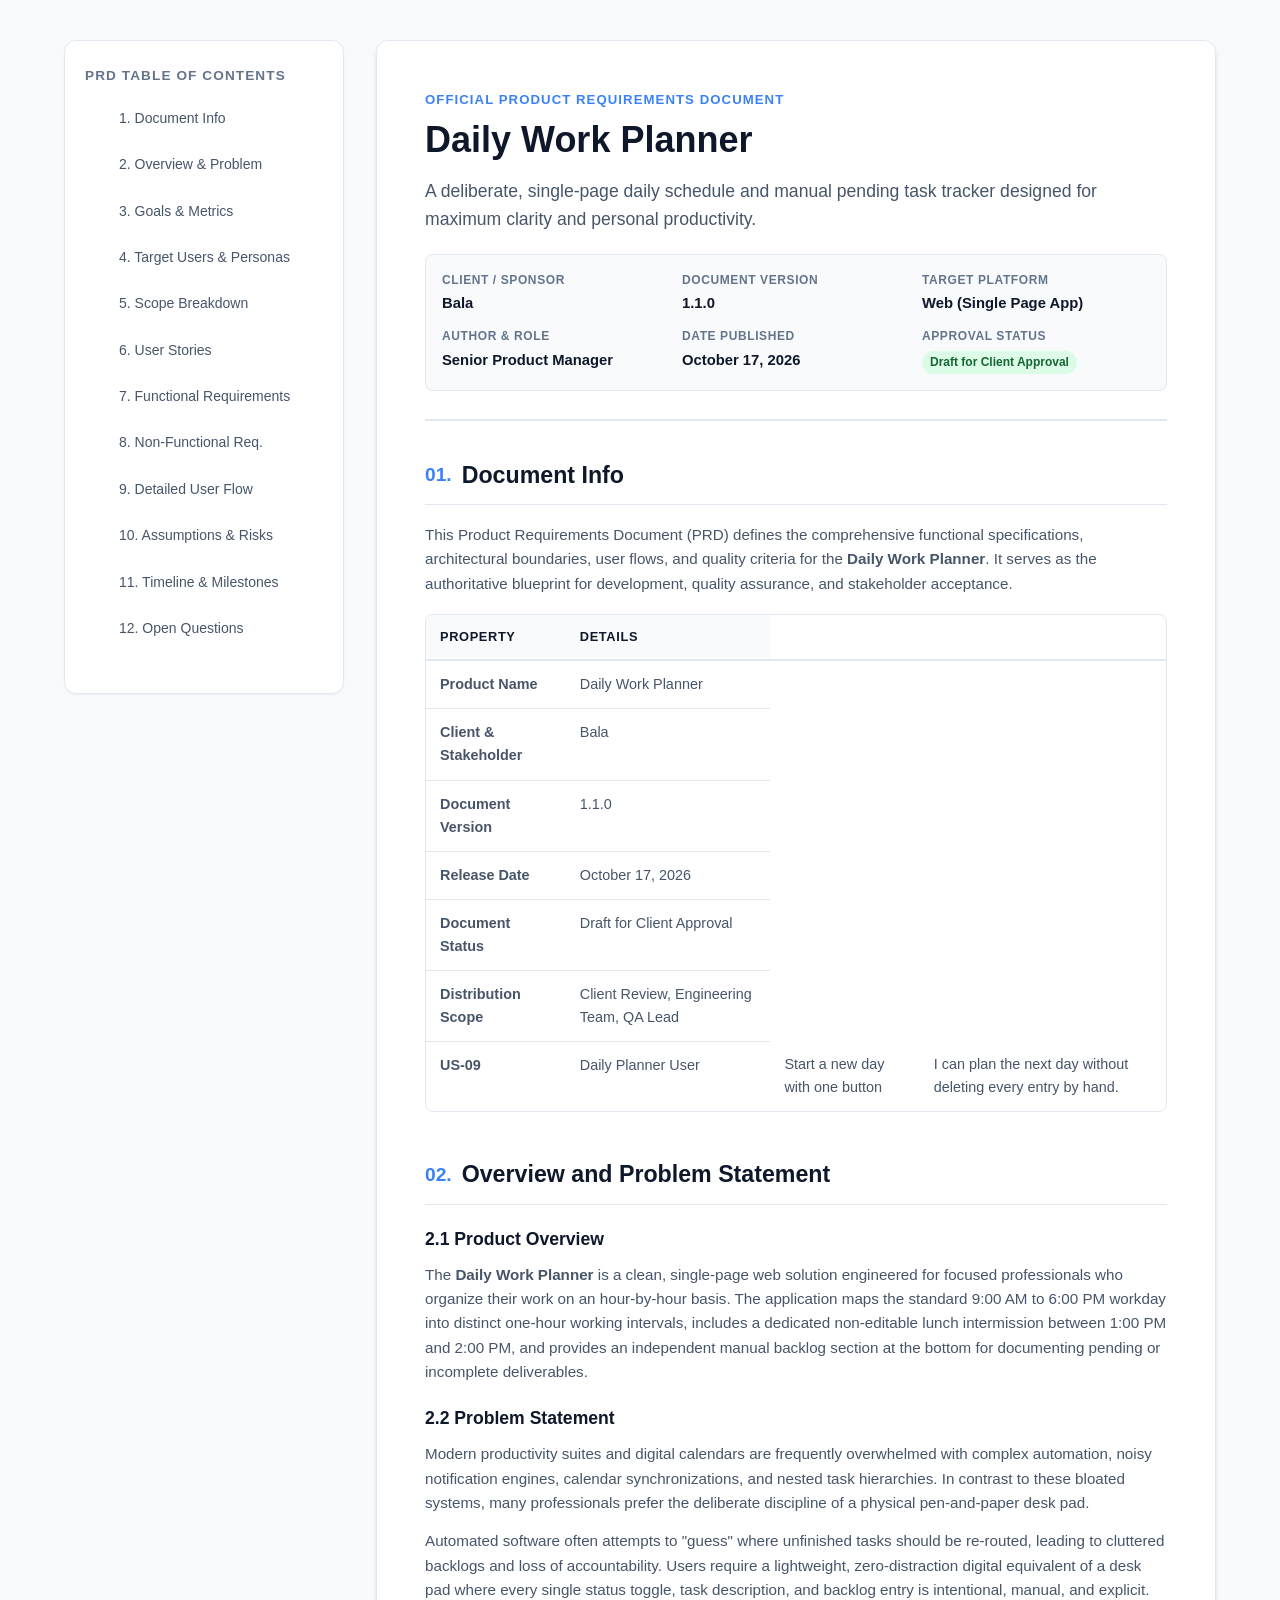
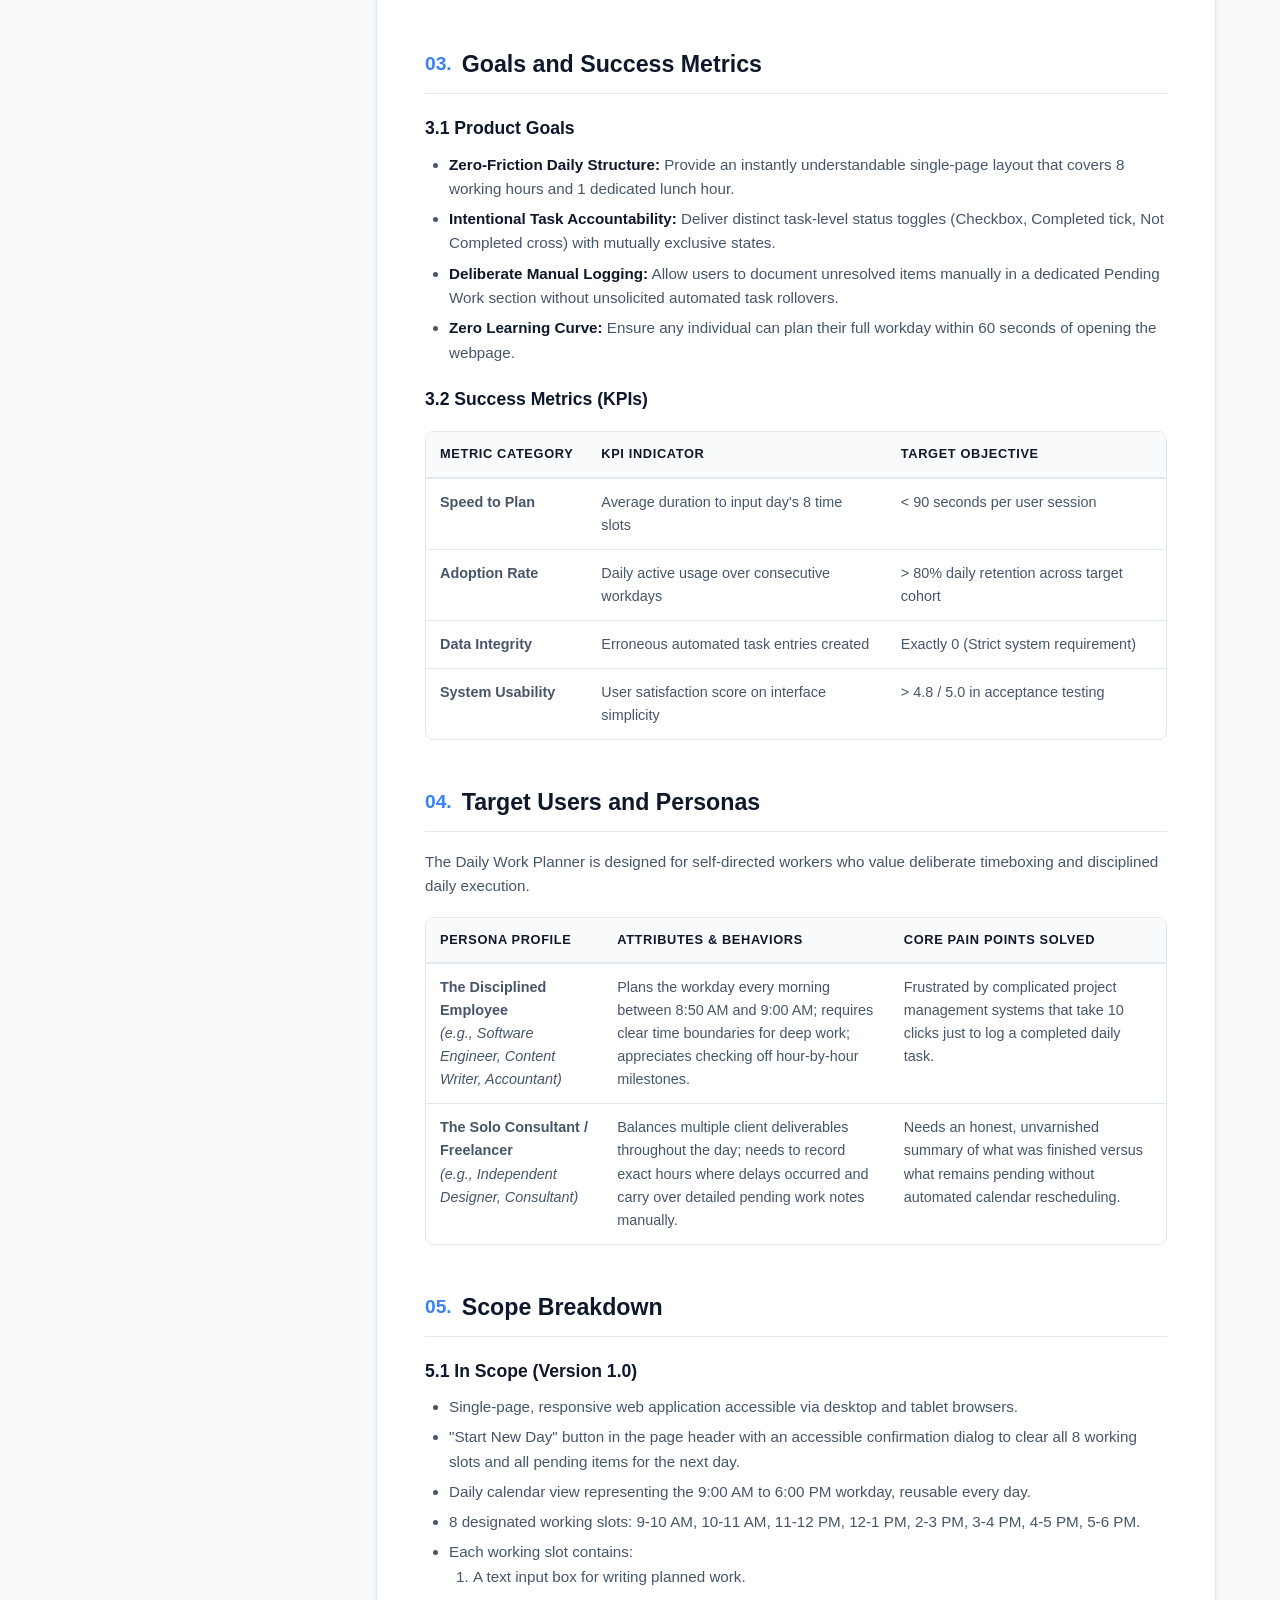
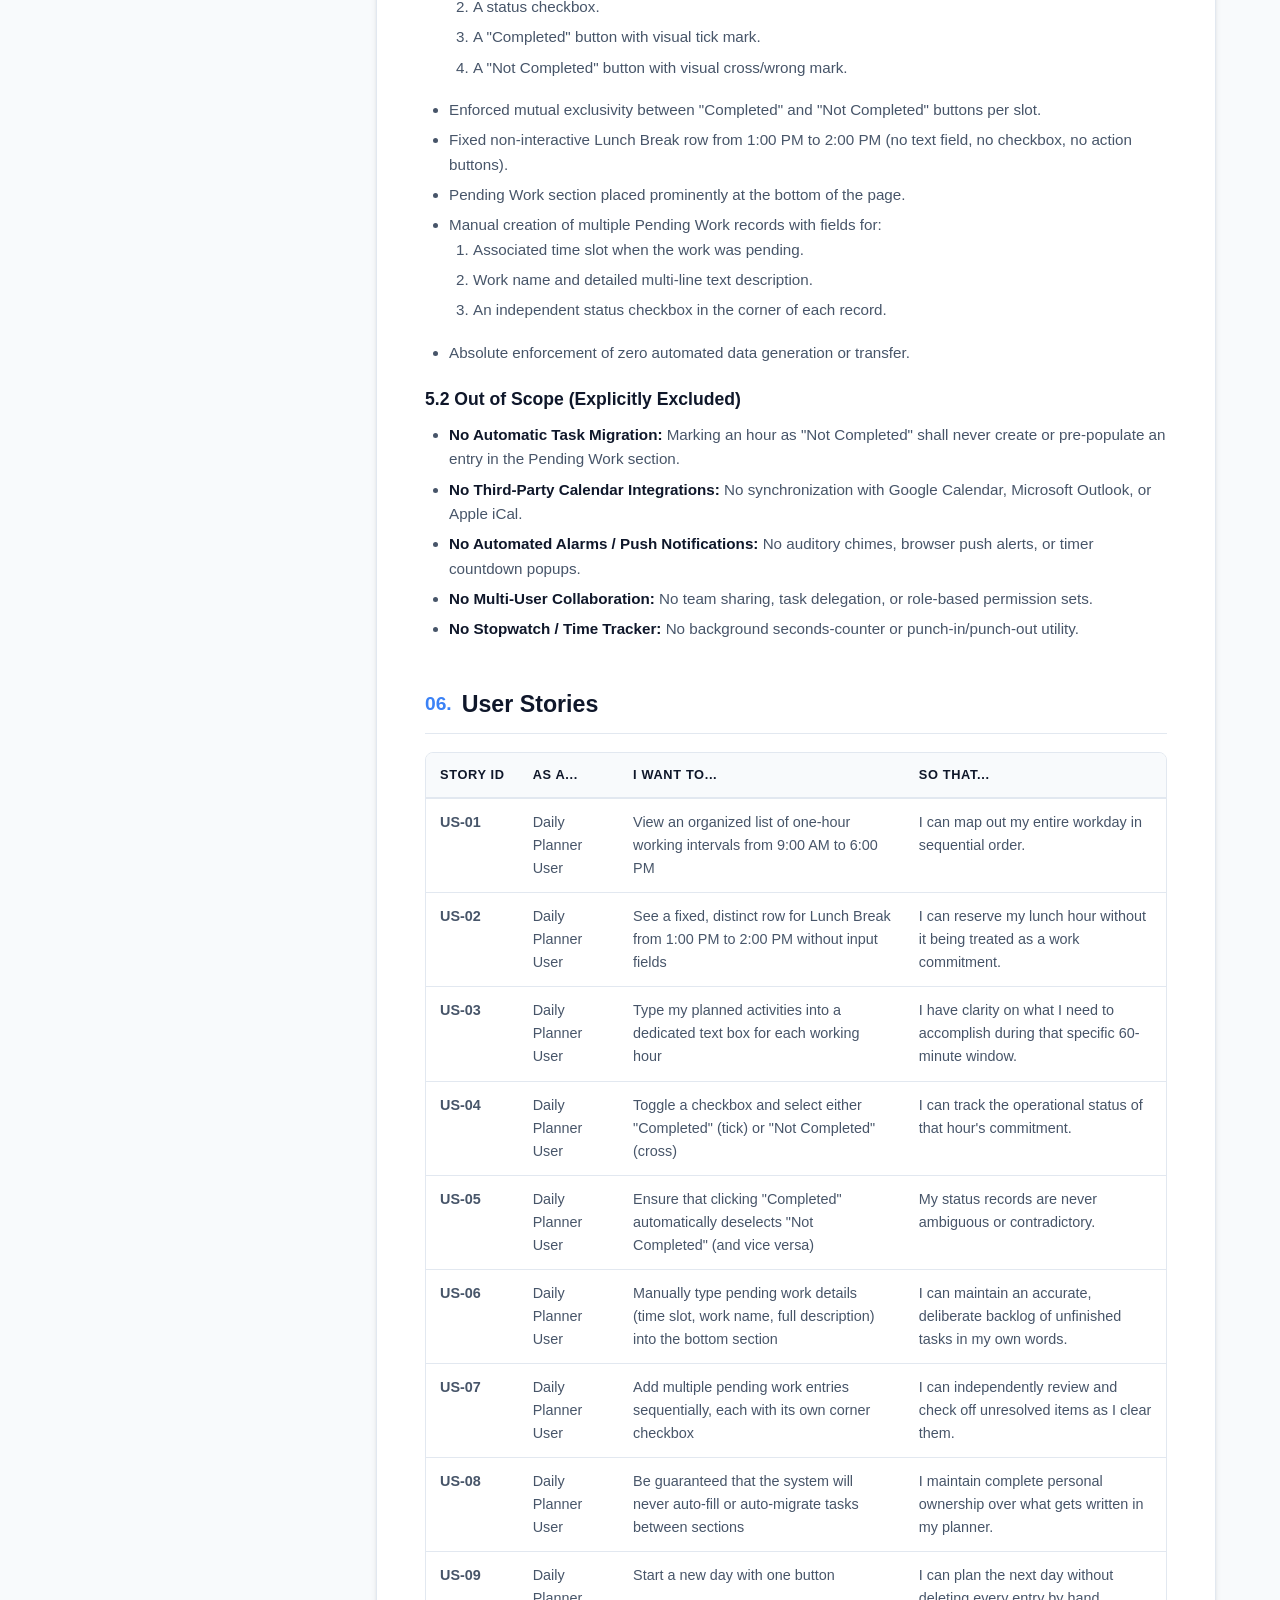
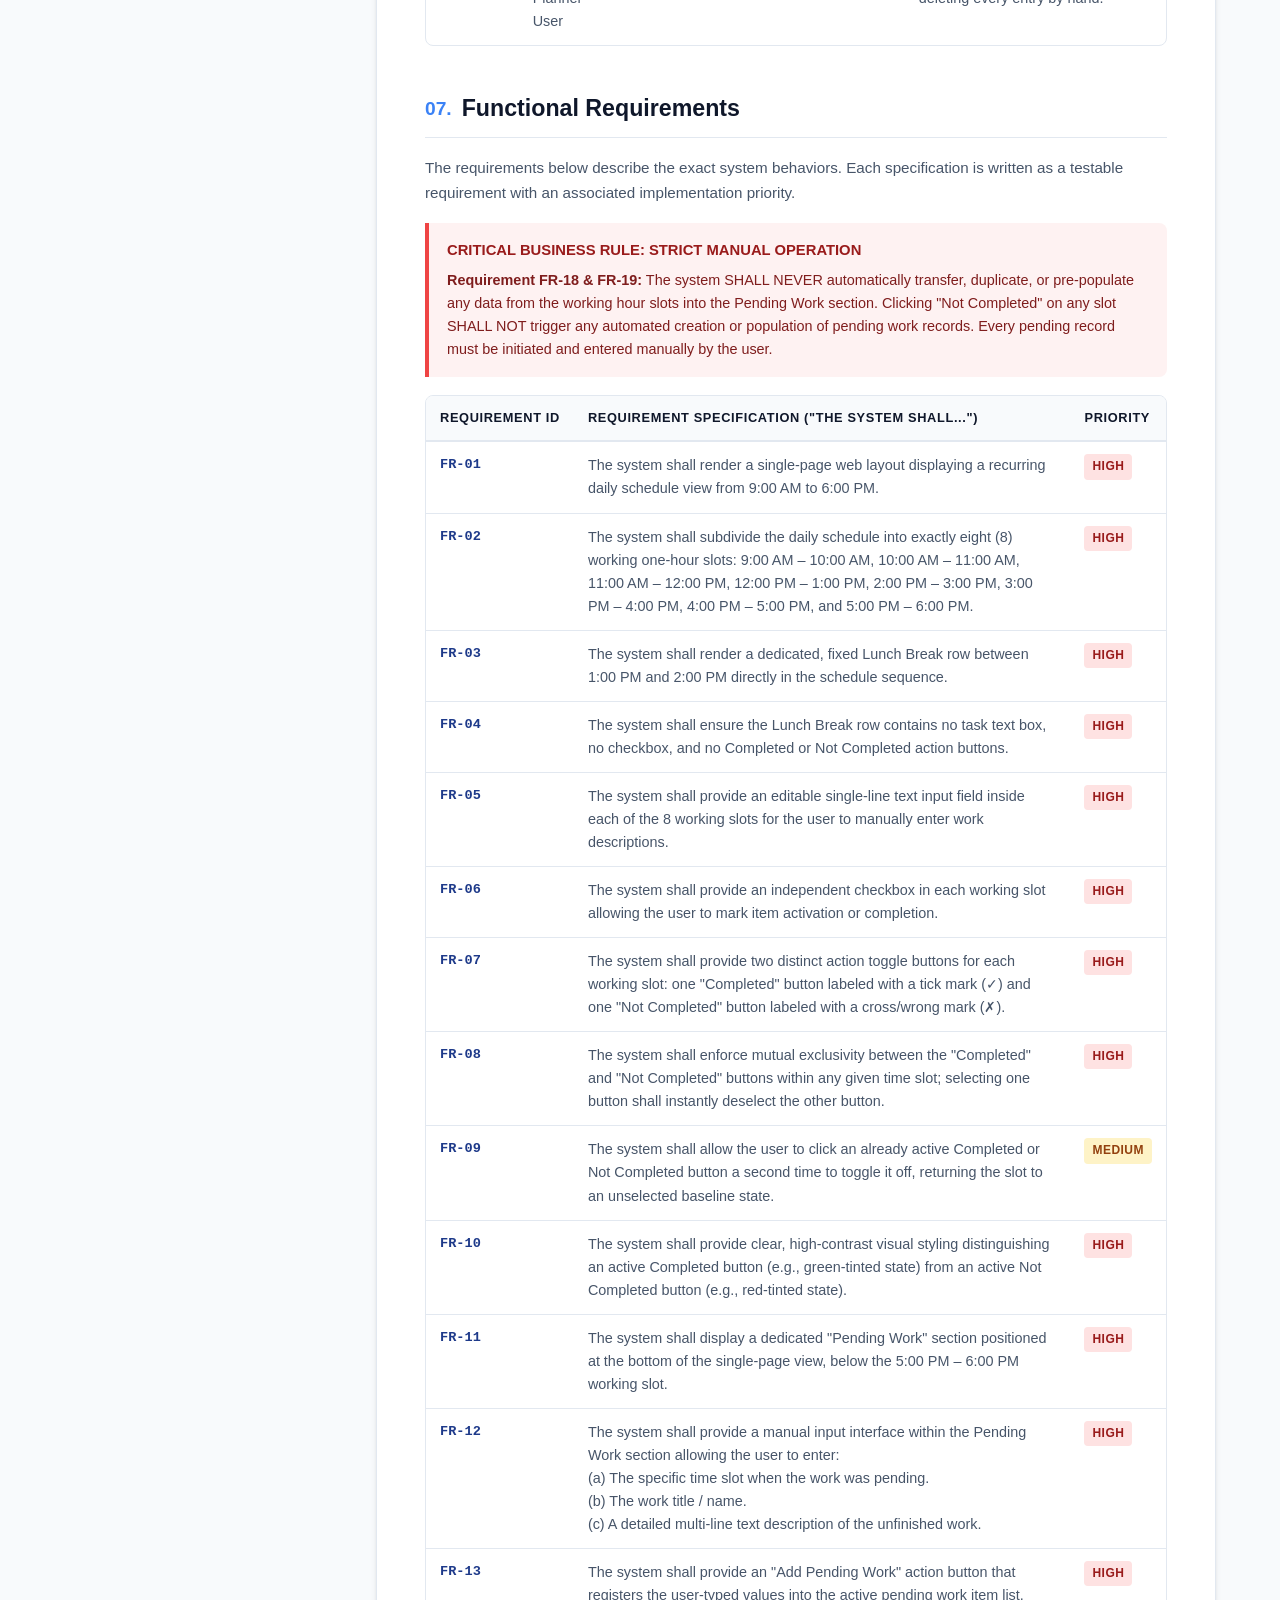
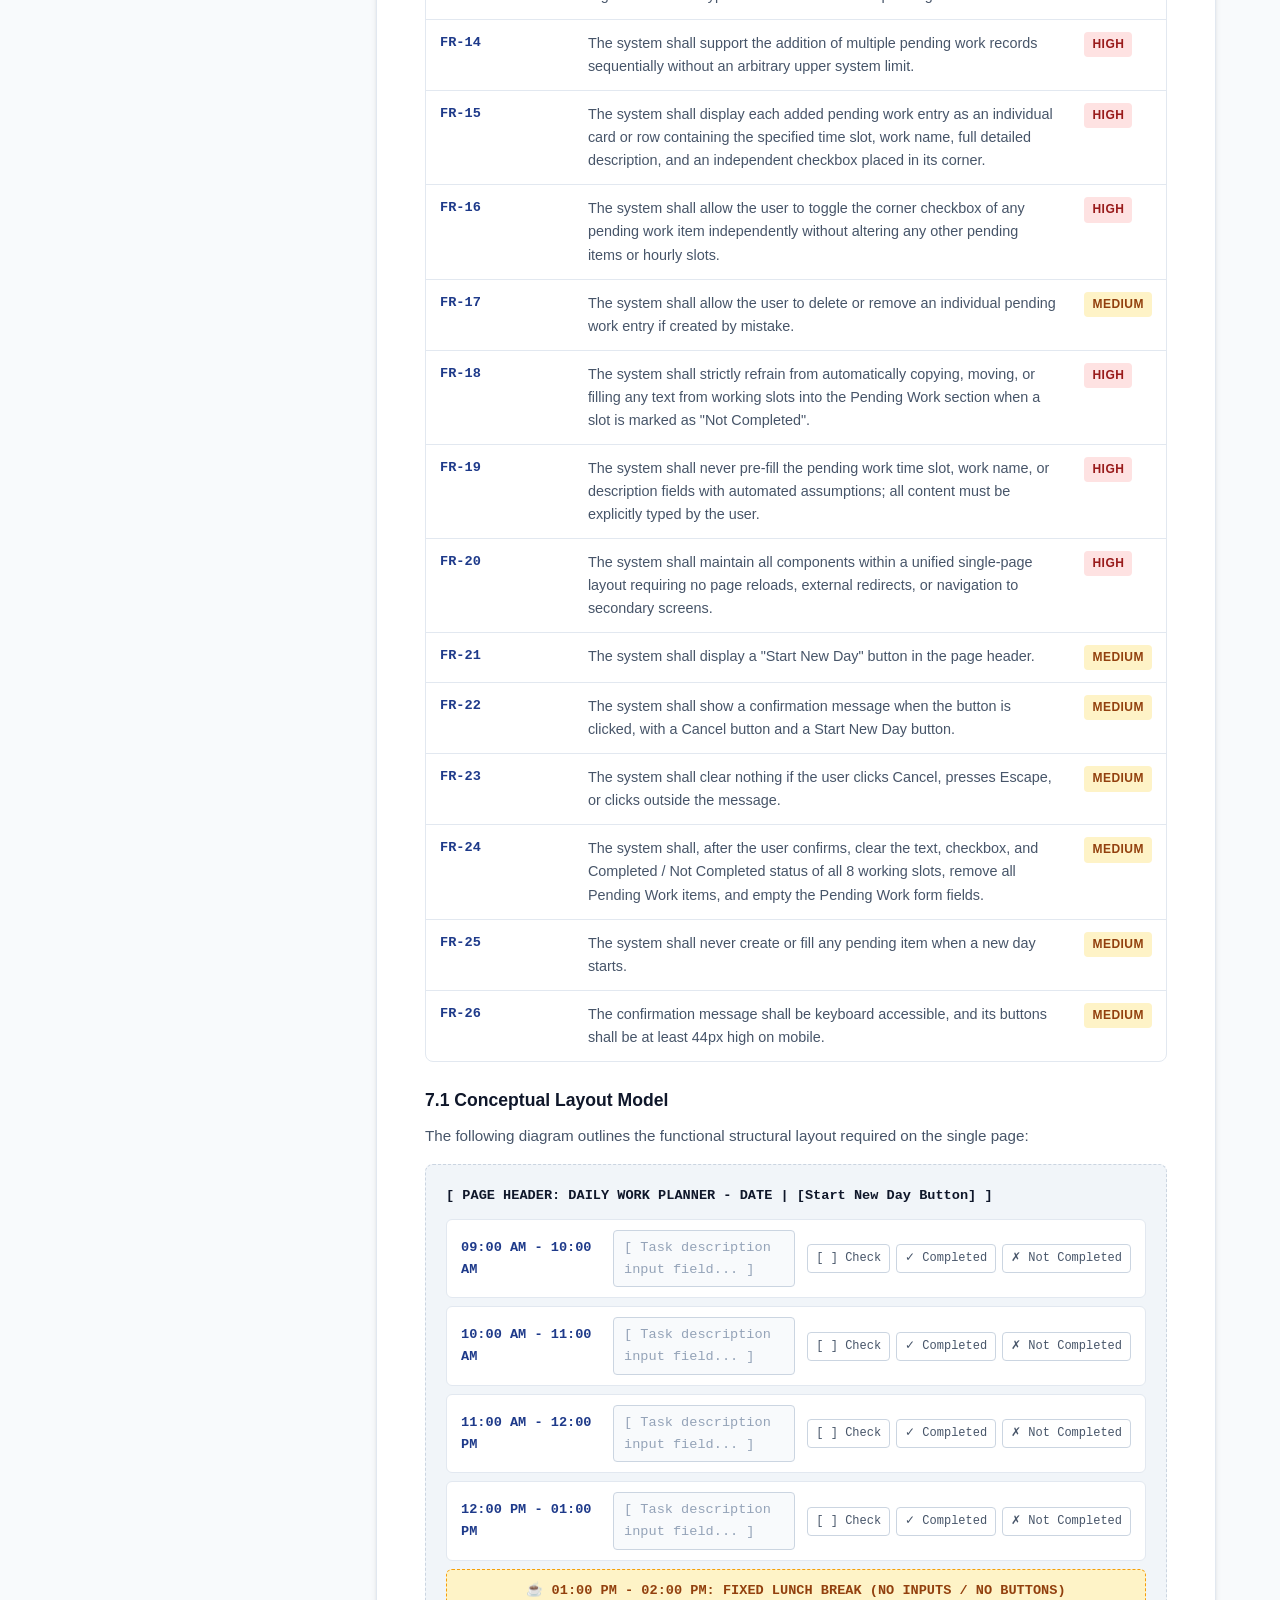
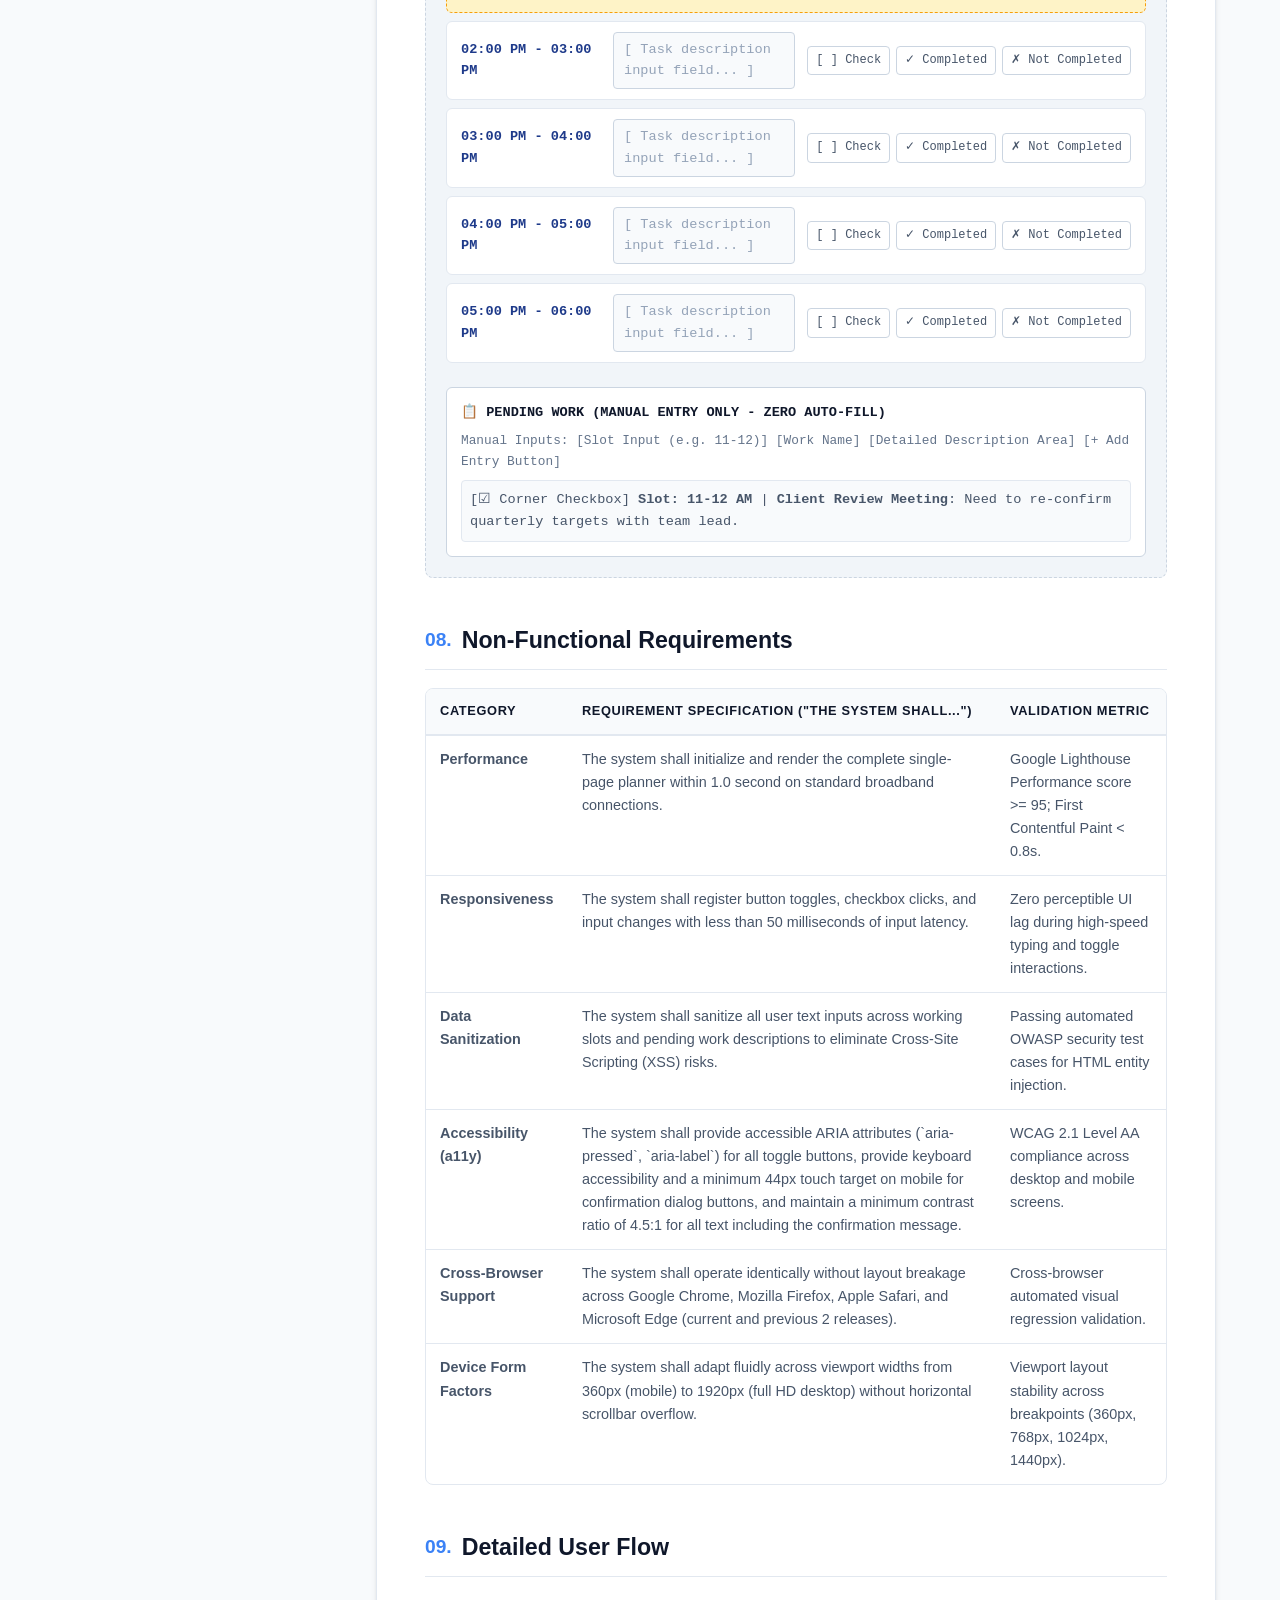
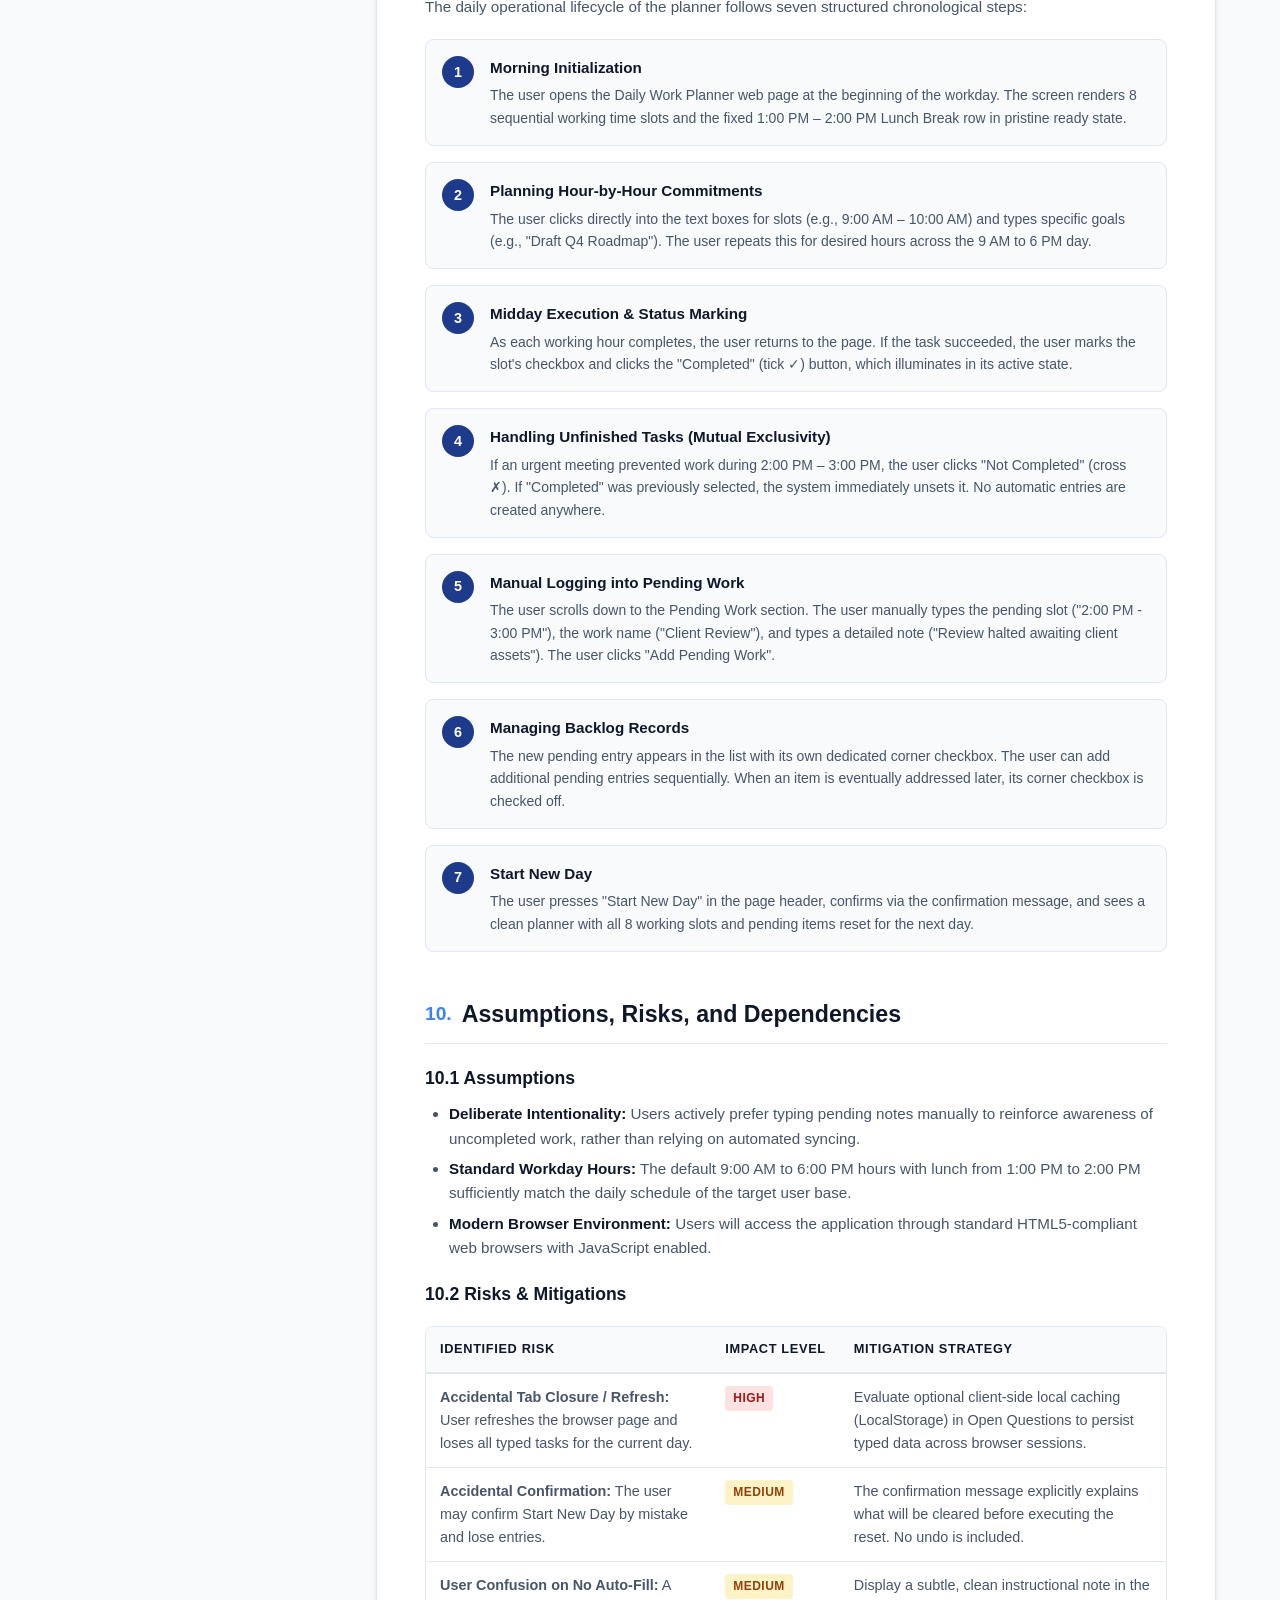
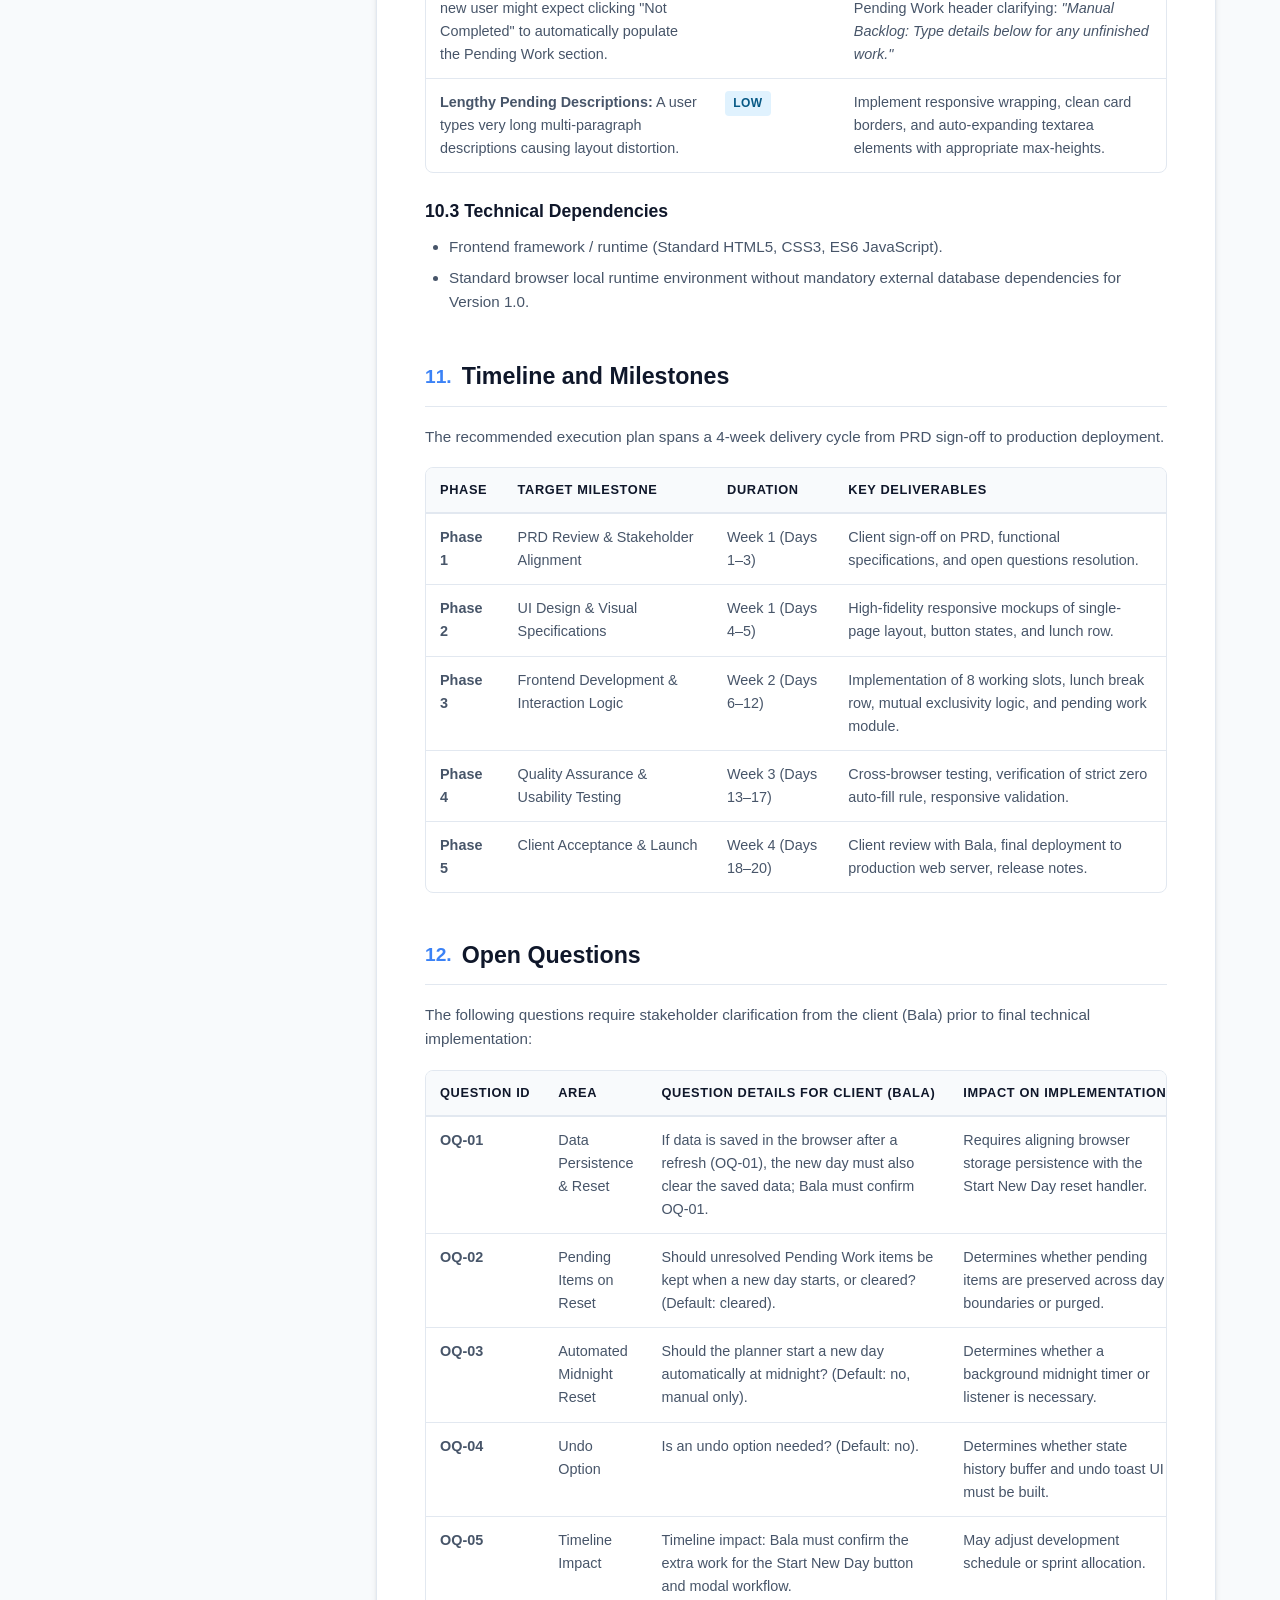
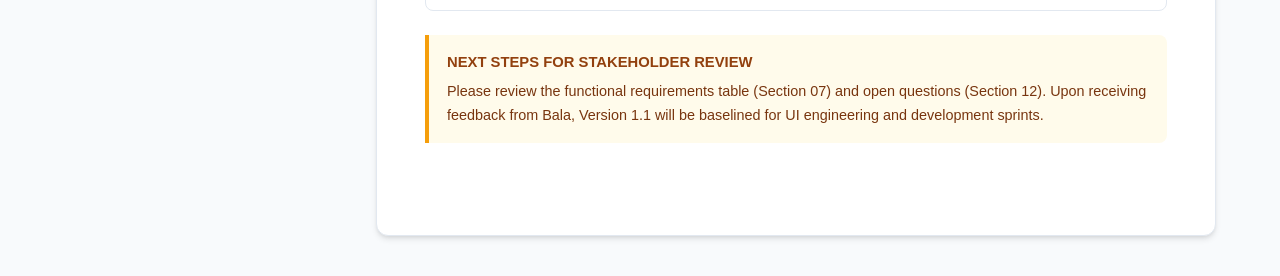
<file: PRD_v1.1.0_Daily_Work_Planner.html>
<!DOCTYPE html>
<html lang="en">
<head>
  <meta charset="UTF-8">
  <meta name="viewport" content="width=device-width, initial-scale=1.0">
  <title>Product Requirements Document (PRD) - Daily Work Planner</title>
  <style>
    :root {
      --primary: #1e3a8a;
      --primary-light: #3b82f6;
      --primary-subtle: #eff6ff;
      --text-main: #0f172a;
      --text-muted: #475569;
      --text-light: #64748b;
      --bg-page: #f8fafc;
      --bg-card: #ffffff;
      --border: #e2e8f0;
      --border-dark: #cbd5e1;
      --badge-high-bg: #fee2e2;
      --badge-high-text: #991b1b;
      --badge-med-bg: #fef3c7;
      --badge-med-text: #92400e;
      --badge-low-bg: #e0f2fe;
      --badge-low-text: #075985;
      --badge-status-bg: #dcfce7;
      --badge-status-text: #166534;
      --callout-bg: #fffbeb;
      --callout-border: #f59e0b;
      --alert-bg: #fef2f2;
      --alert-border: #ef4444;
      --shadow-sm: 0 1px 2px 0 rgb(0 0 0 / 0.05);
      --shadow: 0 4px 6px -1px rgb(0 0 0 / 0.1), 0 2px 4px -2px rgb(0 0 0 / 0.1);
    }

    * {
      box-sizing: border-box;
      margin: 0;
      padding: 0;
    }

    body {
      font-family: -apple-system, BlinkMacSystemFont, "Segoe UI", Roboto, Oxygen, Ubuntu, Cantarell, "Helvetica Neue", Arial, sans-serif;
      line-height: 1.6;
      color: var(--text-main);
      background-color: var(--bg-page);
      padding: 0;
      margin: 0;
    }

    .doc-container {
      max-width: 1200px;
      margin: 0 auto;
      display: flex;
      gap: 32px;
      padding: 40px 24px;
    }

    /* Sticky Sidebar Navigation */
    .sidebar {
      width: 280px;
      flex-shrink: 0;
    }

    .toc-card {
      position: sticky;
      top: 32px;
      background: var(--bg-card);
      border: 1px solid var(--border);
      border-radius: 12px;
      padding: 24px 20px;
      box-shadow: var(--shadow-sm);
      max-height: calc(100vh - 64px);
      overflow-y: auto;
    }

    .toc-title {
      font-size: 0.85rem;
      text-transform: uppercase;
      letter-spacing: 0.08em;
      color: var(--text-light);
      font-weight: 700;
      margin-bottom: 14px;
    }

    .toc-list {
      list-style: none;
      display: flex;
      flex-direction: column;
      gap: 6px;
    }

    .toc-list a {
      color: var(--text-muted);
      text-decoration: none;
      font-size: 0.875rem;
      padding: 6px 10px;
      border-radius: 6px;
      display: block;
      transition: all 0.15s ease-in-out;
    }

    .toc-list a:hover {
      color: var(--primary);
      background-color: var(--primary-subtle);
      font-weight: 500;
    }

    /* Main Content Area */
    .content {
      flex: 1;
      min-width: 0;
      background: var(--bg-card);
      border: 1px solid var(--border);
      border-radius: 12px;
      padding: 48px;
      box-shadow: var(--shadow);
    }

    /* Header Banner */
    .doc-header {
      border-bottom: 2px solid var(--border);
      padding-bottom: 28px;
      margin-bottom: 36px;
    }

    .doc-category {
      font-size: 0.825rem;
      text-transform: uppercase;
      letter-spacing: 0.08em;
      color: var(--primary-light);
      font-weight: 700;
      margin-bottom: 8px;
    }

    .doc-title {
      font-size: 2.25rem;
      font-weight: 800;
      color: var(--text-main);
      line-height: 1.2;
      margin-bottom: 16px;
    }

    .doc-subtitle {
      font-size: 1.1rem;
      color: var(--text-muted);
      margin-bottom: 20px;
    }

    /* Meta Badges / Pill Grid */
    .meta-grid {
      display: grid;
      grid-template-columns: repeat(auto-fit, minmax(180px, 1fr));
      gap: 12px;
      margin-top: 20px;
      padding: 16px;
      background-color: var(--bg-page);
      border: 1px solid var(--border);
      border-radius: 8px;
    }

    .meta-item {
      display: flex;
      flex-direction: column;
    }

    .meta-label {
      font-size: 0.75rem;
      text-transform: uppercase;
      letter-spacing: 0.05em;
      color: var(--text-light);
      font-weight: 600;
    }

    .meta-value {
      font-size: 0.925rem;
      font-weight: 600;
      color: var(--text-main);
      margin-top: 2px;
    }

    .status-badge {
      display: inline-block;
      padding: 2px 8px;
      border-radius: 9999px;
      font-size: 0.75rem;
      font-weight: 700;
      background: var(--badge-status-bg);
      color: var(--badge-status-text);
      width: fit-content;
      margin-top: 4px;
    }

    /* Section Styles */
    section {
      margin-bottom: 44px;
      scroll-margin-top: 32px;
    }

    h2 {
      font-size: 1.45rem;
      font-weight: 700;
      color: var(--text-main);
      border-bottom: 1px solid var(--border);
      padding-bottom: 10px;
      margin-bottom: 18px;
      display: flex;
      align-items: center;
      gap: 10px;
    }

    h2 .section-num {
      color: var(--primary-light);
      font-size: 1.2rem;
    }

    h3 {
      font-size: 1.1rem;
      font-weight: 600;
      color: var(--text-main);
      margin: 20px 0 10px 0;
    }

    p {
      color: var(--text-muted);
      margin-bottom: 14px;
      font-size: 0.95rem;
    }

    ul, ol {
      color: var(--text-muted);
      margin: 0 0 18px 24px;
      font-size: 0.95rem;
    }

    li {
      margin-bottom: 6px;
    }

    li strong {
      color: var(--text-main);
    }

    /* Tables */
    .table-container {
      width: 100%;
      overflow-x: auto;
      margin: 18px 0 24px 0;
      border: 1px solid var(--border);
      border-radius: 8px;
    }

    table {
      width: 100%;
      border-collapse: collapse;
      font-size: 0.9rem;
      text-align: left;
    }

    thead {
      background-color: var(--bg-page);
      border-bottom: 2px solid var(--border);
    }

    th {
      padding: 12px 14px;
      font-weight: 700;
      color: var(--text-main);
      font-size: 0.8rem;
      text-transform: uppercase;
      letter-spacing: 0.05em;
      white-space: nowrap;
    }

    td {
      padding: 12px 14px;
      border-bottom: 1px solid var(--border);
      color: var(--text-muted);
      vertical-align: top;
    }

    tr:last-child td {
      border-bottom: none;
    }

    tr:hover td {
      background-color: #fcfdfe;
    }

    .req-id {
      font-family: ui-monospace, SFMono-Regular, Menlo, Monaco, Consolas, monospace;
      font-weight: 700;
      color: var(--primary);
      font-size: 0.85rem;
      white-space: nowrap;
    }

    /* Priority Badges */
    .badge {
      display: inline-block;
      padding: 3px 8px;
      border-radius: 4px;
      font-size: 0.75rem;
      font-weight: 700;
      text-transform: uppercase;
      letter-spacing: 0.04em;
    }

    .badge-high {
      background-color: var(--badge-high-bg);
      color: var(--badge-high-text);
    }

    .badge-med {
      background-color: var(--badge-med-bg);
      color: var(--badge-med-text);
    }

    .badge-low {
      background-color: var(--badge-low-bg);
      color: var(--badge-low-text);
    }

    /* Notice / Callout Boxes */
    .callout {
      border-left: 4px solid var(--callout-border);
      background-color: var(--callout-bg);
      padding: 16px 18px;
      border-radius: 0 8px 8px 0;
      margin: 18px 0;
    }

    .callout-title {
      font-weight: 700;
      color: #92400e;
      margin-bottom: 6px;
      font-size: 0.925rem;
    }

    .callout p {
      margin: 0;
      color: #78350f;
      font-size: 0.9rem;
    }

    .alert-box {
      border-left: 4px solid var(--alert-border);
      background-color: var(--alert-bg);
      padding: 16px 18px;
      border-radius: 0 8px 8px 0;
      margin: 18px 0;
    }

    .alert-title {
      font-weight: 700;
      color: var(--badge-high-text);
      margin-bottom: 6px;
      font-size: 0.925rem;
    }

    .alert-box p {
      margin: 0;
      color: #7f1d1d;
      font-size: 0.9rem;
    }

    /* Flow Steps */
    .flow-steps {
      display: flex;
      flex-direction: column;
      gap: 16px;
      margin: 20px 0;
    }

    .flow-card {
      display: flex;
      gap: 16px;
      padding: 16px;
      background: var(--bg-page);
      border: 1px solid var(--border);
      border-radius: 8px;
    }

    .flow-index {
      width: 32px;
      height: 32px;
      background: var(--primary);
      color: #ffffff;
      border-radius: 50%;
      display: flex;
      align-items: center;
      justify-content: center;
      font-weight: 700;
      font-size: 0.9rem;
      flex-shrink: 0;
    }

    .flow-details h4 {
      font-size: 0.95rem;
      font-weight: 700;
      color: var(--text-main);
      margin-bottom: 4px;
    }

    .flow-details p {
      margin: 0;
      font-size: 0.875rem;
      color: var(--text-muted);
    }

    /* Wireframe Preview Conceptual Layout */
    .wireframe-box {
      background: #f1f5f9;
      border: 1px dashed var(--border-dark);
      border-radius: 8px;
      padding: 20px;
      margin: 16px 0;
      font-family: ui-monospace, monospace;
      font-size: 0.85rem;
      color: var(--text-muted);
    }

    .wireframe-row {
      display: flex;
      align-items: center;
      gap: 12px;
      background: #ffffff;
      border: 1px solid var(--border);
      border-radius: 6px;
      padding: 10px 14px;
      margin-bottom: 8px;
    }

    .wf-time {
      width: 140px;
      font-weight: bold;
      color: var(--primary);
    }

    .wf-input {
      flex: 1;
      background: #f8fafc;
      border: 1px solid #cbd5e1;
      padding: 6px 10px;
      border-radius: 4px;
      color: #94a3b8;
    }

    .wf-actions {
      display: flex;
      gap: 6px;
      align-items: center;
    }

    .wf-btn {
      padding: 4px 8px;
      border-radius: 4px;
      border: 1px solid #cbd5e1;
      background: #ffffff;
      font-size: 0.75rem;
    }

    .wf-lunch {
      background: #fef3c7;
      border: 1px dashed #f59e0b;
      justify-content: center;
      font-weight: 600;
      color: #92400e;
    }

    /* Print Styles */
    @media print {
      body {
        background: #ffffff;
      }

      .doc-container {
        padding: 0;
        max-width: 100%;
        display: block;
      }

      .sidebar {
        display: none;
      }

      .content {
        border: none;
        box-shadow: none;
        padding: 0;
      }

      section {
        page-break-inside: avoid;
      }
    }

    /* Responsive adjustments */
    @media (max-width: 900px) {
      .doc-container {
        flex-direction: column;
        padding: 20px 16px;
      }

      .sidebar {
        width: 100%;
      }

      .toc-card {
        position: static;
        max-height: none;
      }

      .content {
        padding: 24px 18px;
      }

      .doc-title {
        font-size: 1.75rem;
      }
    }
  </style>
</head>
<body>

  <div class="doc-container">
    <!-- Navigation Sidebar -->
    <aside class="sidebar">
      <nav class="toc-card">
        <div class="toc-title">PRD Table of Contents</div>
        <ul class="toc-list">
          <li><a href="#doc-info">1. Document Info</a></li>
          <li><a href="#overview">2. Overview & Problem</a></li>
          <li><a href="#goals">3. Goals & Metrics</a></li>
          <li><a href="#personas">4. Target Users & Personas</a></li>
          <li><a href="#scope">5. Scope Breakdown</a></li>
          <li><a href="#user-stories">6. User Stories</a></li>
          <li><a href="#functional-requirements">7. Functional Requirements</a></li>
          <li><a href="#non-functional-requirements">8. Non-Functional Req.</a></li>
          <li><a href="#user-flow">9. Detailed User Flow</a></li>
          <li><a href="#assumptions-risks">10. Assumptions & Risks</a></li>
          <li><a href="#timeline">11. Timeline & Milestones</a></li>
          <li><a href="#open-questions">12. Open Questions</a></li>
        </ul>
      </nav>
    </aside>

    <!-- Main PRD Document -->
    <main class="content">
      
      <!-- Header Banner -->
      <header class="doc-header">
        <div class="doc-category">Official Product Requirements Document</div>
        <h1 class="doc-title">Daily Work Planner</h1>
        <p class="doc-subtitle">A deliberate, single-page daily schedule and manual pending task tracker designed for maximum clarity and personal productivity.</p>
        
        <div class="meta-grid">
          <div class="meta-item">
            <span class="meta-label">Client / Sponsor</span>
            <span class="meta-value">Bala</span>
          </div>
          <div class="meta-item">
            <span class="meta-label">Document Version</span>
            <span class="meta-value">1.1.0</span>
          </div>
          <div class="meta-item">
            <span class="meta-label">Target Platform</span>
            <span class="meta-value">Web (Single Page App)</span>
          </div>
          <div class="meta-item">
            <span class="meta-label">Author & Role</span>
            <span class="meta-value">Senior Product Manager</span>
          </div>
          <div class="meta-item">
            <span class="meta-label">Date Published</span>
            <span class="meta-value">October 17, 2026</span>
          </div>
          <div class="meta-item">
            <span class="meta-label">Approval Status</span>
            <span class="status-badge">Draft for Client Approval</span>
          </div>
        </div>
      </header>

      <!-- Section 1: Document Info -->
      <section id="doc-info">
        <h2><span class="section-num">01.</span> Document Info</h2>
        <p>This Product Requirements Document (PRD) defines the comprehensive functional specifications, architectural boundaries, user flows, and quality criteria for the <strong>Daily Work Planner</strong>. It serves as the authoritative blueprint for development, quality assurance, and stakeholder acceptance.</p>
        
        <div class="table-container">
          <table>
            <thead>
              <tr>
                <th>Property</th>
                <th>Details</th>
              </tr>
            </thead>
            <tbody>
              <tr>
                <td><strong>Product Name</strong></td>
                <td>Daily Work Planner</td>
              </tr>
              <tr>
                <td><strong>Client & Stakeholder</strong></td>
                <td>Bala</td>
              </tr>
              <tr>
                <td><strong>Document Version</strong></td>
                <td>1.1.0</td>
              </tr>
              <tr>
                <td><strong>Release Date</strong></td>
                <td>October 17, 2026</td>
              </tr>
              <tr>
                <td><strong>Document Status</strong></td>
                <td>Draft for Client Approval</td>
              </tr>
              <tr>
                <td><strong>Distribution Scope</strong></td>
                <td>Client Review, Engineering Team, QA Lead</td>
              </tr>
              <tr>
                <td><strong>US-09</strong></td>
                <td>Daily Planner User</td>
                <td>Start a new day with one button</td>
                <td>I can plan the next day without deleting every entry by hand.</td>
              </tr>
            </tbody>
          </table>
        </div>
      </section>

      <!-- Section 2: Overview and Problem Statement -->
      <section id="overview">
        <h2><span class="section-num">02.</span> Overview and Problem Statement</h2>
        <h3>2.1 Product Overview</h3>
        <p>The <strong>Daily Work Planner</strong> is a clean, single-page web solution engineered for focused professionals who organize their work on an hour-by-hour basis. The application maps the standard 9:00 AM to 6:00 PM workday into distinct one-hour working intervals, includes a dedicated non-editable lunch intermission between 1:00 PM and 2:00 PM, and provides an independent manual backlog section at the bottom for documenting pending or incomplete deliverables.</p>

        <h3>2.2 Problem Statement</h3>
        <p>Modern productivity suites and digital calendars are frequently overwhelmed with complex automation, noisy notification engines, calendar synchronizations, and nested task hierarchies. In contrast to these bloated systems, many professionals prefer the deliberate discipline of a physical pen-and-paper desk pad.</p>
        <p>Automated software often attempts to "guess" where unfinished tasks should be re-routed, leading to cluttered backlogs and loss of accountability. Users require a lightweight, zero-distraction digital equivalent of a desk pad where every single status toggle, task description, and backlog entry is intentional, manual, and explicit.</p>
      </section>

      <!-- Section 3: Goals and Success Metrics -->
      <section id="goals">
        <h2><span class="section-num">03.</span> Goals and Success Metrics</h2>
        <h3>3.1 Product Goals</h3>
        <ul>
          <li><strong>Zero-Friction Daily Structure:</strong> Provide an instantly understandable single-page layout that covers 8 working hours and 1 dedicated lunch hour.</li>
          <li><strong>Intentional Task Accountability:</strong> Deliver distinct task-level status toggles (Checkbox, Completed tick, Not Completed cross) with mutually exclusive states.</li>
          <li><strong>Deliberate Manual Logging:</strong> Allow users to document unresolved items manually in a dedicated Pending Work section without unsolicited automated task rollovers.</li>
          <li><strong>Zero Learning Curve:</strong> Ensure any individual can plan their full workday within 60 seconds of opening the webpage.</li>
        </ul>

        <h3>3.2 Success Metrics (KPIs)</h3>
        <div class="table-container">
          <table>
            <thead>
              <tr>
                <th>Metric Category</th>
                <th>KPI Indicator</th>
                <th>Target Objective</th>
              </tr>
            </thead>
            <tbody>
              <tr>
                <td><strong>Speed to Plan</strong></td>
                <td>Average duration to input day's 8 time slots</td>
                <td>&lt; 90 seconds per user session</td>
              </tr>
              <tr>
                <td><strong>Adoption Rate</strong></td>
                <td>Daily active usage over consecutive workdays</td>
                <td>&gt; 80% daily retention across target cohort</td>
              </tr>
              <tr>
                <td><strong>Data Integrity</strong></td>
                <td>Erroneous automated task entries created</td>
                <td>Exactly 0 (Strict system requirement)</td>
              </tr>
              <tr>
                <td><strong>System Usability</strong></td>
                <td>User satisfaction score on interface simplicity</td>
                <td>&gt; 4.8 / 5.0 in acceptance testing</td>
              </tr>
            </tbody>
          </table>
        </div>
      </section>

      <!-- Section 4: Target Users and Personas -->
      <section id="personas">
        <h2><span class="section-num">04.</span> Target Users and Personas</h2>
        <p>The Daily Work Planner is designed for self-directed workers who value deliberate timeboxing and disciplined daily execution.</p>

        <div class="table-container">
          <table>
            <thead>
              <tr>
                <th>Persona Profile</th>
                <th>Attributes & Behaviors</th>
                <th>Core Pain Points Solved</th>
              </tr>
            </thead>
            <tbody>
              <tr>
                <td><strong>The Disciplined Employee</strong><br><em>(e.g., Software Engineer, Content Writer, Accountant)</em></td>
                <td>Plans the workday every morning between 8:50 AM and 9:00 AM; requires clear time boundaries for deep work; appreciates checking off hour-by-hour milestones.</td>
                <td>Frustrated by complicated project management systems that take 10 clicks just to log a completed daily task.</td>
              </tr>
              <tr>
                <td><strong>The Solo Consultant / Freelancer</strong><br><em>(e.g., Independent Designer, Consultant)</em></td>
                <td>Balances multiple client deliverables throughout the day; needs to record exact hours where delays occurred and carry over detailed pending work notes manually.</td>
                <td>Needs an honest, unvarnished summary of what was finished versus what remains pending without automated calendar rescheduling.</td>
              </tr>
            </tbody>
          </table>
        </div>
      </section>

      <!-- Section 5: Scope Breakdown -->
      <section id="scope">
        <h2><span class="section-num">05.</span> Scope Breakdown</h2>

        <h3>5.1 In Scope (Version 1.0)</h3>
        <ul>
          <li>Single-page, responsive web application accessible via desktop and tablet browsers.</li>
          <li>"Start New Day" button in the page header with an accessible confirmation dialog to clear all 8 working slots and all pending items for the next day.</li>
          <li>Daily calendar view representing the 9:00 AM to 6:00 PM workday, reusable every day.</li>
          <li>8 designated working slots: 9-10 AM, 10-11 AM, 11-12 PM, 12-1 PM, 2-3 PM, 3-4 PM, 4-5 PM, 5-6 PM.</li>
          <li>Each working slot contains:
            <ol>
              <li>A text input box for writing planned work.</li>
              <li>A status checkbox.</li>
              <li>A "Completed" button with visual tick mark.</li>
              <li>A "Not Completed" button with visual cross/wrong mark.</li>
            </ol>
          </li>
          <li>Enforced mutual exclusivity between "Completed" and "Not Completed" buttons per slot.</li>
          <li>Fixed non-interactive Lunch Break row from 1:00 PM to 2:00 PM (no text field, no checkbox, no action buttons).</li>
          <li>Pending Work section placed prominently at the bottom of the page.</li>
          <li>Manual creation of multiple Pending Work records with fields for:
            <ol>
              <li>Associated time slot when the work was pending.</li>
              <li>Work name and detailed multi-line text description.</li>
              <li>An independent status checkbox in the corner of each record.</li>
            </ol>
          </li>
          <li>Absolute enforcement of zero automated data generation or transfer.</li>
        </ul>

        <h3>5.2 Out of Scope (Explicitly Excluded)</h3>
        <ul>
          <li><strong>No Automatic Task Migration:</strong> Marking an hour as "Not Completed" shall never create or pre-populate an entry in the Pending Work section.</li>
          <li><strong>No Third-Party Calendar Integrations:</strong> No synchronization with Google Calendar, Microsoft Outlook, or Apple iCal.</li>
          <li><strong>No Automated Alarms / Push Notifications:</strong> No auditory chimes, browser push alerts, or timer countdown popups.</li>
          <li><strong>No Multi-User Collaboration:</strong> No team sharing, task delegation, or role-based permission sets.</li>
          <li><strong>No Stopwatch / Time Tracker:</strong> No background seconds-counter or punch-in/punch-out utility.</li>
        </ul>
      </section>

      <!-- Section 6: User Stories -->
      <section id="user-stories">
        <h2><span class="section-num">06.</span> User Stories</h2>
        <div class="table-container">
          <table>
            <thead>
              <tr>
                <th>Story ID</th>
                <th>As A...</th>
                <th>I Want To...</th>
                <th>So That...</th>
              </tr>
            </thead>
            <tbody>
              <tr>
                <td><strong>US-01</strong></td>
                <td>Daily Planner User</td>
                <td>View an organized list of one-hour working intervals from 9:00 AM to 6:00 PM</td>
                <td>I can map out my entire workday in sequential order.</td>
              </tr>
              <tr>
                <td><strong>US-02</strong></td>
                <td>Daily Planner User</td>
                <td>See a fixed, distinct row for Lunch Break from 1:00 PM to 2:00 PM without input fields</td>
                <td>I can reserve my lunch hour without it being treated as a work commitment.</td>
              </tr>
              <tr>
                <td><strong>US-03</strong></td>
                <td>Daily Planner User</td>
                <td>Type my planned activities into a dedicated text box for each working hour</td>
                <td>I have clarity on what I need to accomplish during that specific 60-minute window.</td>
              </tr>
              <tr>
                <td><strong>US-04</strong></td>
                <td>Daily Planner User</td>
                <td>Toggle a checkbox and select either "Completed" (tick) or "Not Completed" (cross)</td>
                <td>I can track the operational status of that hour's commitment.</td>
              </tr>
              <tr>
                <td><strong>US-05</strong></td>
                <td>Daily Planner User</td>
                <td>Ensure that clicking "Completed" automatically deselects "Not Completed" (and vice versa)</td>
                <td>My status records are never ambiguous or contradictory.</td>
              </tr>
              <tr>
                <td><strong>US-06</strong></td>
                <td>Daily Planner User</td>
                <td>Manually type pending work details (time slot, work name, full description) into the bottom section</td>
                <td>I can maintain an accurate, deliberate backlog of unfinished tasks in my own words.</td>
              </tr>
              <tr>
                <td><strong>US-07</strong></td>
                <td>Daily Planner User</td>
                <td>Add multiple pending work entries sequentially, each with its own corner checkbox</td>
                <td>I can independently review and check off unresolved items as I clear them.</td>
              </tr>
              <tr>
                <td><strong>US-08</strong></td>
                <td>Daily Planner User</td>
                <td>Be guaranteed that the system will never auto-fill or auto-migrate tasks between sections</td>
                <td>I maintain complete personal ownership over what gets written in my planner.</td>
              </tr>
              <tr>
                <td><strong>US-09</strong></td>
                <td>Daily Planner User</td>
                <td>Start a new day with one button</td>
                <td>I can plan the next day without deleting every entry by hand.</td>
              </tr>
            </tbody>
          </table>
        </div>
      </section>

      <!-- Section 7: Functional Requirements -->
      <section id="functional-requirements">
        <h2><span class="section-num">07.</span> Functional Requirements</h2>
        <p>The requirements below describe the exact system behaviors. Each specification is written as a testable requirement with an associated implementation priority.</p>

        <div class="alert-box">
          <div class="alert-title">CRITICAL BUSINESS RULE: STRICT MANUAL OPERATION</div>
          <p><strong>Requirement FR-18 & FR-19:</strong> The system SHALL NEVER automatically transfer, duplicate, or pre-populate any data from the working hour slots into the Pending Work section. Clicking "Not Completed" on any slot SHALL NOT trigger any automated creation or population of pending work records. Every pending record must be initiated and entered manually by the user.</p>
        </div>

        <div class="table-container">
          <table>
            <thead>
              <tr>
                <th>Requirement ID</th>
                <th>Requirement Specification ("The system shall...")</th>
                <th>Priority</th>
              </tr>
            </thead>
            <tbody>
              <!-- Layout & Time Slots -->
              <tr>
                <td class="req-id">FR-01</td>
                <td>The system shall render a single-page web layout displaying a recurring daily schedule view from 9:00 AM to 6:00 PM.</td>
                <td><span class="badge badge-high">High</span></td>
              </tr>
              <tr>
                <td class="req-id">FR-02</td>
                <td>The system shall subdivide the daily schedule into exactly eight (8) working one-hour slots: 9:00 AM – 10:00 AM, 10:00 AM – 11:00 AM, 11:00 AM – 12:00 PM, 12:00 PM – 1:00 PM, 2:00 PM – 3:00 PM, 3:00 PM – 4:00 PM, 4:00 PM – 5:00 PM, and 5:00 PM – 6:00 PM.</td>
                <td><span class="badge badge-high">High</span></td>
              </tr>
              <tr>
                <td class="req-id">FR-03</td>
                <td>The system shall render a dedicated, fixed Lunch Break row between 1:00 PM and 2:00 PM directly in the schedule sequence.</td>
                <td><span class="badge badge-high">High</span></td>
              </tr>
              <tr>
                <td class="req-id">FR-04</td>
                <td>The system shall ensure the Lunch Break row contains no task text box, no checkbox, and no Completed or Not Completed action buttons.</td>
                <td><span class="badge badge-high">High</span></td>
              </tr>

              <!-- Working Slot Controls -->
              <tr>
                <td class="req-id">FR-05</td>
                <td>The system shall provide an editable single-line text input field inside each of the 8 working slots for the user to manually enter work descriptions.</td>
                <td><span class="badge badge-high">High</span></td>
              </tr>
              <tr>
                <td class="req-id">FR-06</td>
                <td>The system shall provide an independent checkbox in each working slot allowing the user to mark item activation or completion.</td>
                <td><span class="badge badge-high">High</span></td>
              </tr>
              <tr>
                <td class="req-id">FR-07</td>
                <td>The system shall provide two distinct action toggle buttons for each working slot: one "Completed" button labeled with a tick mark (✓) and one "Not Completed" button labeled with a cross/wrong mark (✗).</td>
                <td><span class="badge badge-high">High</span></td>
              </tr>
              <tr>
                <td class="req-id">FR-08</td>
                <td>The system shall enforce mutual exclusivity between the "Completed" and "Not Completed" buttons within any given time slot; selecting one button shall instantly deselect the other button.</td>
                <td><span class="badge badge-high">High</span></td>
              </tr>
              <tr>
                <td class="req-id">FR-09</td>
                <td>The system shall allow the user to click an already active Completed or Not Completed button a second time to toggle it off, returning the slot to an unselected baseline state.</td>
                <td><span class="badge badge-med">Medium</span></td>
              </tr>
              <tr>
                <td class="req-id">FR-10</td>
                <td>The system shall provide clear, high-contrast visual styling distinguishing an active Completed button (e.g., green-tinted state) from an active Not Completed button (e.g., red-tinted state).</td>
                <td><span class="badge badge-high">High</span></td>
              </tr>

              <!-- Pending Work Section -->
              <tr>
                <td class="req-id">FR-11</td>
                <td>The system shall display a dedicated "Pending Work" section positioned at the bottom of the single-page view, below the 5:00 PM – 6:00 PM working slot.</td>
                <td><span class="badge badge-high">High</span></td>
              </tr>
              <tr>
                <td class="req-id">FR-12</td>
                <td>The system shall provide a manual input interface within the Pending Work section allowing the user to enter:
                  <br>(a) The specific time slot when the work was pending.
                  <br>(b) The work title / name.
                  <br>(c) A detailed multi-line text description of the unfinished work.
                </td>
                <td><span class="badge badge-high">High</span></td>
              </tr>
              <tr>
                <td class="req-id">FR-13</td>
                <td>The system shall provide an "Add Pending Work" action button that registers the user-typed values into the active pending work item list.</td>
                <td><span class="badge badge-high">High</span></td>
              </tr>
              <tr>
                <td class="req-id">FR-14</td>
                <td>The system shall support the addition of multiple pending work records sequentially without an arbitrary upper system limit.</td>
                <td><span class="badge badge-high">High</span></td>
              </tr>
              <tr>
                <td class="req-id">FR-15</td>
                <td>The system shall display each added pending work entry as an individual card or row containing the specified time slot, work name, full detailed description, and an independent checkbox placed in its corner.</td>
                <td><span class="badge badge-high">High</span></td>
              </tr>
              <tr>
                <td class="req-id">FR-16</td>
                <td>The system shall allow the user to toggle the corner checkbox of any pending work item independently without altering any other pending items or hourly slots.</td>
                <td><span class="badge badge-high">High</span></td>
              </tr>
              <tr>
                <td class="req-id">FR-17</td>
                <td>The system shall allow the user to delete or remove an individual pending work entry if created by mistake.</td>
                <td><span class="badge badge-med">Medium</span></td>
              </tr>

              <!-- Strict Manual Integrity Requirements -->
              <tr>
                <td class="req-id">FR-18</td>
                <td>The system shall strictly refrain from automatically copying, moving, or filling any text from working slots into the Pending Work section when a slot is marked as "Not Completed".</td>
                <td><span class="badge badge-high">High</span></td>
              </tr>
              <tr>
                <td class="req-id">FR-19</td>
                <td>The system shall never pre-fill the pending work time slot, work name, or description fields with automated assumptions; all content must be explicitly typed by the user.</td>
                <td><span class="badge badge-high">High</span></td>
              </tr>
              <tr>
                <td class="req-id">FR-20</td>
                <td>The system shall maintain all components within a unified single-page layout requiring no page reloads, external redirects, or navigation to secondary screens.</td>
                <td><span class="badge badge-high">High</span></td>
              </tr>

              <!-- Start New Day Requirements -->
              <tr>
                <td class="req-id">FR-21</td>
                <td>The system shall display a "Start New Day" button in the page header.</td>
                <td><span class="badge badge-med">Medium</span></td>
              </tr>
              <tr>
                <td class="req-id">FR-22</td>
                <td>The system shall show a confirmation message when the button is clicked, with a Cancel button and a Start New Day button.</td>
                <td><span class="badge badge-med">Medium</span></td>
              </tr>
              <tr>
                <td class="req-id">FR-23</td>
                <td>The system shall clear nothing if the user clicks Cancel, presses Escape, or clicks outside the message.</td>
                <td><span class="badge badge-med">Medium</span></td>
              </tr>
              <tr>
                <td class="req-id">FR-24</td>
                <td>The system shall, after the user confirms, clear the text, checkbox, and Completed / Not Completed status of all 8 working slots, remove all Pending Work items, and empty the Pending Work form fields.</td>
                <td><span class="badge badge-med">Medium</span></td>
              </tr>
              <tr>
                <td class="req-id">FR-25</td>
                <td>The system shall never create or fill any pending item when a new day starts.</td>
                <td><span class="badge badge-med">Medium</span></td>
              </tr>
              <tr>
                <td class="req-id">FR-26</td>
                <td>The confirmation message shall be keyboard accessible, and its buttons shall be at least 44px high on mobile.</td>
                <td><span class="badge badge-med">Medium</span></td>
              </tr>
            </tbody>
          </table>
        </div>

        <h3>7.1 Conceptual Layout Model</h3>
        <p>The following diagram outlines the functional structural layout required on the single page:</p>
        
        <div class="wireframe-box">
          <div style="font-weight: bold; margin-bottom: 12px; color: var(--text-main);">[ PAGE HEADER: DAILY WORK PLANNER - DATE | [Start New Day Button] ]</div>
          
          <div class="wireframe-row">
            <span class="wf-time">09:00 AM - 10:00 AM</span>
            <span class="wf-input">[ Task description input field... ]</span>
            <div class="wf-actions">
              <span class="wf-btn">[ ] Check</span>
              <span class="wf-btn">✓ Completed</span>
              <span class="wf-btn">✗ Not Completed</span>
            </div>
          </div>

          <div class="wireframe-row">
            <span class="wf-time">10:00 AM - 11:00 AM</span>
            <span class="wf-input">[ Task description input field... ]</span>
            <div class="wf-actions">
              <span class="wf-btn">[ ] Check</span>
              <span class="wf-btn">✓ Completed</span>
              <span class="wf-btn">✗ Not Completed</span>
            </div>
          </div>

          <div class="wireframe-row">
            <span class="wf-time">11:00 AM - 12:00 PM</span>
            <span class="wf-input">[ Task description input field... ]</span>
            <div class="wf-actions">
              <span class="wf-btn">[ ] Check</span>
              <span class="wf-btn">✓ Completed</span>
              <span class="wf-btn">✗ Not Completed</span>
            </div>
          </div>

          <div class="wireframe-row">
            <span class="wf-time">12:00 PM - 01:00 PM</span>
            <span class="wf-input">[ Task description input field... ]</span>
            <div class="wf-actions">
              <span class="wf-btn">[ ] Check</span>
              <span class="wf-btn">✓ Completed</span>
              <span class="wf-btn">✗ Not Completed</span>
            </div>
          </div>

          <div class="wireframe-row wf-lunch">
            ☕ 01:00 PM - 02:00 PM: FIXED LUNCH BREAK (NO INPUTS / NO BUTTONS)
          </div>

          <div class="wireframe-row">
            <span class="wf-time">02:00 PM - 03:00 PM</span>
            <span class="wf-input">[ Task description input field... ]</span>
            <div class="wf-actions">
              <span class="wf-btn">[ ] Check</span>
              <span class="wf-btn">✓ Completed</span>
              <span class="wf-btn">✗ Not Completed</span>
            </div>
          </div>

          <div class="wireframe-row">
            <span class="wf-time">03:00 PM - 04:00 PM</span>
            <span class="wf-input">[ Task description input field... ]</span>
            <div class="wf-actions">
              <span class="wf-btn">[ ] Check</span>
              <span class="wf-btn">✓ Completed</span>
              <span class="wf-btn">✗ Not Completed</span>
            </div>
          </div>

          <div class="wireframe-row">
            <span class="wf-time">04:00 PM - 05:00 PM</span>
            <span class="wf-input">[ Task description input field... ]</span>
            <div class="wf-actions">
              <span class="wf-btn">[ ] Check</span>
              <span class="wf-btn">✓ Completed</span>
              <span class="wf-btn">✗ Not Completed</span>
            </div>
          </div>

          <div class="wireframe-row">
            <span class="wf-time">05:00 PM - 06:00 PM</span>
            <span class="wf-input">[ Task description input field... ]</span>
            <div class="wf-actions">
              <span class="wf-btn">[ ] Check</span>
              <span class="wf-btn">✓ Completed</span>
              <span class="wf-btn">✗ Not Completed</span>
            </div>
          </div>

          <div style="margin-top: 24px; padding: 14px; background: #ffffff; border: 1px solid #cbd5e1; border-radius: 6px;">
            <div style="font-weight: bold; color: var(--text-main); margin-bottom: 8px;">📋 PENDING WORK (MANUAL ENTRY ONLY - ZERO AUTO-FILL)</div>
            <div style="font-size: 0.8rem; margin-bottom: 8px; color: #64748b;">Manual Inputs: [Slot Input (e.g. 11-12)] [Work Name] [Detailed Description Area] [+ Add Entry Button]</div>
            <div style="padding: 8px; background: #f8fafc; border: 1px solid #e2e8f0; border-radius: 4px;">
              [☑ Corner Checkbox] <strong>Slot: 11-12 AM</strong> | <strong>Client Review Meeting</strong>: Need to re-confirm quarterly targets with team lead.
            </div>
          </div>
        </div>
      </section>

      <!-- Section 8: Non-Functional Requirements -->
      <section id="non-functional-requirements">
        <h2><span class="section-num">08.</span> Non-Functional Requirements</h2>
        <div class="table-container">
          <table>
            <thead>
              <tr>
                <th>Category</th>
                <th>Requirement Specification ("The system shall...")</th>
                <th>Validation Metric</th>
              </tr>
            </thead>
            <tbody>
              <tr>
                <td><strong>Performance</strong></td>
                <td>The system shall initialize and render the complete single-page planner within 1.0 second on standard broadband connections.</td>
                <td>Google Lighthouse Performance score &gt;= 95; First Contentful Paint &lt; 0.8s.</td>
              </tr>
              <tr>
                <td><strong>Responsiveness</strong></td>
                <td>The system shall register button toggles, checkbox clicks, and input changes with less than 50 milliseconds of input latency.</td>
                <td>Zero perceptible UI lag during high-speed typing and toggle interactions.</td>
              </tr>
              <tr>
                <td><strong>Data Sanitization</strong></td>
                <td>The system shall sanitize all user text inputs across working slots and pending work descriptions to eliminate Cross-Site Scripting (XSS) risks.</td>
                <td>Passing automated OWASP security test cases for HTML entity injection.</td>
              </tr>
              <tr>
                <td><strong>Accessibility (a11y)</strong></td>
                <td>The system shall provide accessible ARIA attributes (`aria-pressed`, `aria-label`) for all toggle buttons, provide keyboard accessibility and a minimum 44px touch target on mobile for confirmation dialog buttons, and maintain a minimum contrast ratio of 4.5:1 for all text including the confirmation message.</td>
                <td>WCAG 2.1 Level AA compliance across desktop and mobile screens.</td>
              </tr>
              <tr>
                <td><strong>Cross-Browser Support</strong></td>
                <td>The system shall operate identically without layout breakage across Google Chrome, Mozilla Firefox, Apple Safari, and Microsoft Edge (current and previous 2 releases).</td>
                <td>Cross-browser automated visual regression validation.</td>
              </tr>
              <tr>
                <td><strong>Device Form Factors</strong></td>
                <td>The system shall adapt fluidly across viewport widths from 360px (mobile) to 1920px (full HD desktop) without horizontal scrollbar overflow.</td>
                <td>Viewport layout stability across breakpoints (360px, 768px, 1024px, 1440px).</td>
              </tr>
            </tbody>
          </table>
        </div>
      </section>

      <!-- Section 9: User Flow -->
      <section id="user-flow">
        <h2><span class="section-num">09.</span> Detailed User Flow</h2>
        <p>The daily operational lifecycle of the planner follows seven structured chronological steps:</p>

        <div class="flow-steps">
          <div class="flow-card">
            <div class="flow-index">1</div>
            <div class="flow-details">
              <h4>Morning Initialization</h4>
              <p>The user opens the Daily Work Planner web page at the beginning of the workday. The screen renders 8 sequential working time slots and the fixed 1:00 PM – 2:00 PM Lunch Break row in pristine ready state.</p>
            </div>
          </div>

          <div class="flow-card">
            <div class="flow-index">2</div>
            <div class="flow-details">
              <h4>Planning Hour-by-Hour Commitments</h4>
              <p>The user clicks directly into the text boxes for slots (e.g., 9:00 AM – 10:00 AM) and types specific goals (e.g., "Draft Q4 Roadmap"). The user repeats this for desired hours across the 9 AM to 6 PM day.</p>
            </div>
          </div>

          <div class="flow-card">
            <div class="flow-index">3</div>
            <div class="flow-details">
              <h4>Midday Execution & Status Marking</h4>
              <p>As each working hour completes, the user returns to the page. If the task succeeded, the user marks the slot's checkbox and clicks the "Completed" (tick ✓) button, which illuminates in its active state.</p>
            </div>
          </div>

          <div class="flow-card">
            <div class="flow-index">4</div>
            <div class="flow-details">
              <h4>Handling Unfinished Tasks (Mutual Exclusivity)</h4>
              <p>If an urgent meeting prevented work during 2:00 PM – 3:00 PM, the user clicks "Not Completed" (cross ✗). If "Completed" was previously selected, the system immediately unsets it. No automatic entries are created anywhere.</p>
            </div>
          </div>

          <div class="flow-card">
            <div class="flow-index">5</div>
            <div class="flow-details">
              <h4>Manual Logging into Pending Work</h4>
              <p>The user scrolls down to the Pending Work section. The user manually types the pending slot ("2:00 PM - 3:00 PM"), the work name ("Client Review"), and types a detailed note ("Review halted awaiting client assets"). The user clicks "Add Pending Work".</p>
            </div>
          </div>

          <div class="flow-card">
            <div class="flow-index">6</div>
            <div class="flow-details">
              <h4>Managing Backlog Records</h4>
              <p>The new pending entry appears in the list with its own dedicated corner checkbox. The user can add additional pending entries sequentially. When an item is eventually addressed later, its corner checkbox is checked off.</p>
            </div>
          </div>

          <div class="flow-card">
            <div class="flow-index">7</div>
            <div class="flow-details">
              <h4>Start New Day</h4>
              <p>The user presses "Start New Day" in the page header, confirms via the confirmation message, and sees a clean planner with all 8 working slots and pending items reset for the next day.</p>
            </div>
          </div>
        </div>
      </section>

      <!-- Section 10: Assumptions, Risks, and Dependencies -->
      <section id="assumptions-risks">
        <h2><span class="section-num">10.</span> Assumptions, Risks, and Dependencies</h2>

        <h3>10.1 Assumptions</h3>
        <ul>
          <li><strong>Deliberate Intentionality:</strong> Users actively prefer typing pending notes manually to reinforce awareness of uncompleted work, rather than relying on automated syncing.</li>
          <li><strong>Standard Workday Hours:</strong> The default 9:00 AM to 6:00 PM hours with lunch from 1:00 PM to 2:00 PM sufficiently match the daily schedule of the target user base.</li>
          <li><strong>Modern Browser Environment:</strong> Users will access the application through standard HTML5-compliant web browsers with JavaScript enabled.</li>
        </ul>

        <h3>10.2 Risks & Mitigations</h3>
        <div class="table-container">
          <table>
            <thead>
              <tr>
                <th>Identified Risk</th>
                <th>Impact Level</th>
                <th>Mitigation Strategy</th>
              </tr>
            </thead>
            <tbody>
              <tr>
                <td><strong>Accidental Tab Closure / Refresh:</strong> User refreshes the browser page and loses all typed tasks for the current day.</td>
                <td><span class="badge badge-high">High</span></td>
                <td>Evaluate optional client-side local caching (LocalStorage) in Open Questions to persist typed data across browser sessions.</td>
              </tr>
              <tr>
                <td><strong>Accidental Confirmation:</strong> The user may confirm Start New Day by mistake and lose entries.</td>
                <td><span class="badge badge-med">Medium</span></td>
                <td>The confirmation message explicitly explains what will be cleared before executing the reset. No undo is included.</td>
              </tr>
              <tr>
                <td><strong>User Confusion on No Auto-Fill:</strong> A new user might expect clicking "Not Completed" to automatically populate the Pending Work section.</td>
                <td><span class="badge badge-med">Medium</span></td>
                <td>Display a subtle, clean instructional note in the Pending Work header clarifying: <em>"Manual Backlog: Type details below for any unfinished work."</em></td>
              </tr>
              <tr>
                <td><strong>Lengthy Pending Descriptions:</strong> A user types very long multi-paragraph descriptions causing layout distortion.</td>
                <td><span class="badge badge-low">Low</span></td>
                <td>Implement responsive wrapping, clean card borders, and auto-expanding textarea elements with appropriate max-heights.</td>
              </tr>
            </tbody>
          </table>
        </div>

        <h3>10.3 Technical Dependencies</h3>
        <ul>
          <li>Frontend framework / runtime (Standard HTML5, CSS3, ES6 JavaScript).</li>
          <li>Standard browser local runtime environment without mandatory external database dependencies for Version 1.0.</li>
        </ul>
      </section>

      <!-- Section 11: Timeline and Milestones -->
      <section id="timeline">
        <h2><span class="section-num">11.</span> Timeline and Milestones</h2>
        <p>The recommended execution plan spans a 4-week delivery cycle from PRD sign-off to production deployment.</p>

        <div class="table-container">
          <table>
            <thead>
              <tr>
                <th>Phase</th>
                <th>Target Milestone</th>
                <th>Duration</th>
                <th>Key Deliverables</th>
              </tr>
            </thead>
            <tbody>
              <tr>
                <td><strong>Phase 1</strong></td>
                <td>PRD Review & Stakeholder Alignment</td>
                <td>Week 1 (Days 1–3)</td>
                <td>Client sign-off on PRD, functional specifications, and open questions resolution.</td>
              </tr>
              <tr>
                <td><strong>Phase 2</strong></td>
                <td>UI Design & Visual Specifications</td>
                <td>Week 1 (Days 4–5)</td>
                <td>High-fidelity responsive mockups of single-page layout, button states, and lunch row.</td>
              </tr>
              <tr>
                <td><strong>Phase 3</strong></td>
                <td>Frontend Development & Interaction Logic</td>
                <td>Week 2 (Days 6–12)</td>
                <td>Implementation of 8 working slots, lunch break row, mutual exclusivity logic, and pending work module.</td>
              </tr>
              <tr>
                <td><strong>Phase 4</strong></td>
                <td>Quality Assurance & Usability Testing</td>
                <td>Week 3 (Days 13–17)</td>
                <td>Cross-browser testing, verification of strict zero auto-fill rule, responsive validation.</td>
              </tr>
              <tr>
                <td><strong>Phase 5</strong></td>
                <td>Client Acceptance & Launch</td>
                <td>Week 4 (Days 18–20)</td>
                <td>Client review with Bala, final deployment to production web server, release notes.</td>
              </tr>
            </tbody>
          </table>
        </div>
      </section>

      <!-- Section 12: Open Questions -->
      <section id="open-questions">
        <h2><span class="section-num">12.</span> Open Questions</h2>
        <p>The following questions require stakeholder clarification from the client (Bala) prior to final technical implementation:</p>

        <div class="table-container">
          <table>
            <thead>
              <tr>
                <th>Question ID</th>
                <th>Area</th>
                <th>Question Details for Client (Bala)</th>
                <th>Impact on Implementation</th>
              </tr>
            </thead>
            <tbody>
              <tr>
                <td><strong>OQ-01</strong></td>
                <td>Data Persistence & Reset</td>
                <td>If data is saved in the browser after a refresh (OQ-01), the new day must also clear the saved data; Bala must confirm OQ-01.</td>
                <td>Requires aligning browser storage persistence with the Start New Day reset handler.</td>
              </tr>
              <tr>
                <td><strong>OQ-02</strong></td>
                <td>Pending Items on Reset</td>
                <td>Should unresolved Pending Work items be kept when a new day starts, or cleared? (Default: cleared).</td>
                <td>Determines whether pending items are preserved across day boundaries or purged.</td>
              </tr>
              <tr>
                <td><strong>OQ-03</strong></td>
                <td>Automated Midnight Reset</td>
                <td>Should the planner start a new day automatically at midnight? (Default: no, manual only).</td>
                <td>Determines whether a background midnight timer or listener is necessary.</td>
              </tr>
              <tr>
                <td><strong>OQ-04</strong></td>
                <td>Undo Option</td>
                <td>Is an undo option needed? (Default: no).</td>
                <td>Determines whether state history buffer and undo toast UI must be built.</td>
              </tr>
              <tr>
                <td><strong>OQ-05</strong></td>
                <td>Timeline Impact</td>
                <td>Timeline impact: Bala must confirm the extra work for the Start New Day button and modal workflow.</td>
                <td>May adjust development schedule or sprint allocation.</td>
              </tr>
            </tbody>
          </table>
        </div>

        <div class="callout">
          <div class="callout-title">NEXT STEPS FOR STAKEHOLDER REVIEW</div>
          <p>Please review the functional requirements table (Section 07) and open questions (Section 12). Upon receiving feedback from Bala, Version 1.1 will be baselined for UI engineering and development sprints.</p>
        </div>
      </section>

    </main>
  </div>

</body>
</html>
</file>
